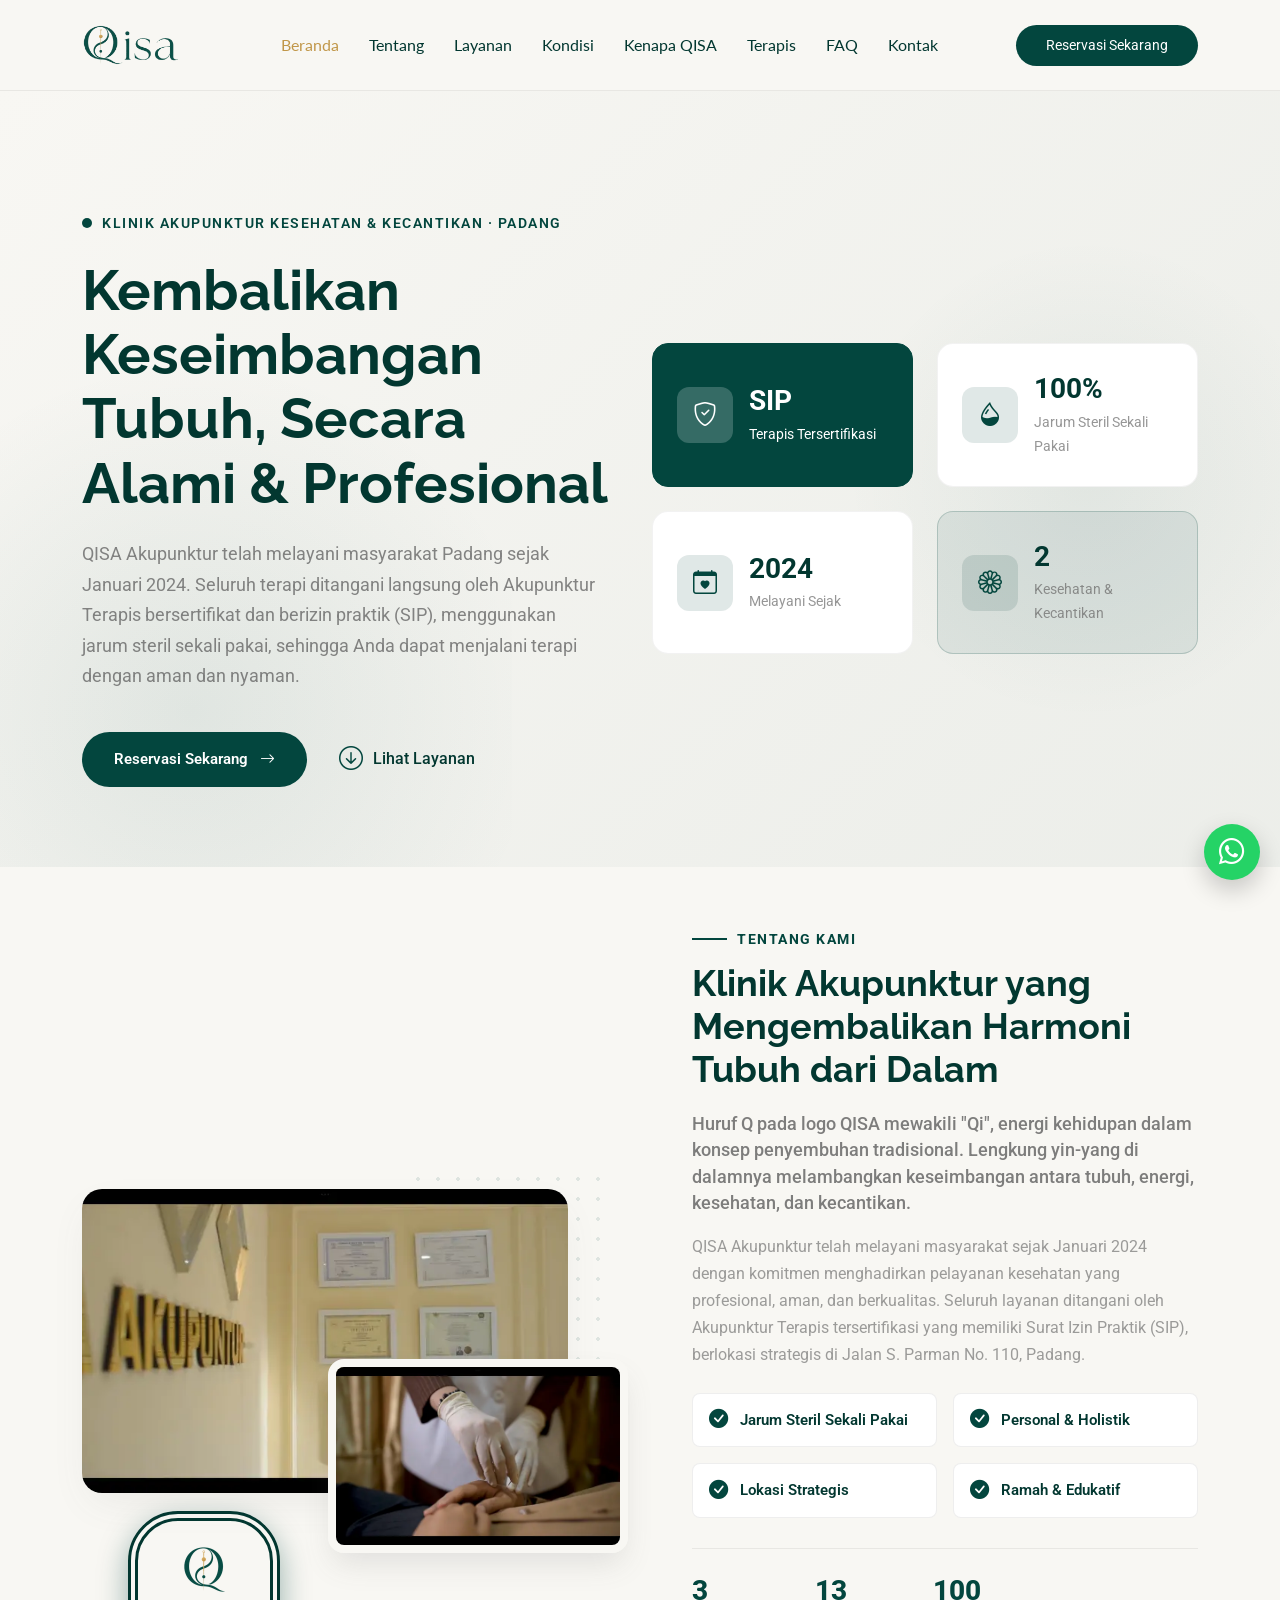
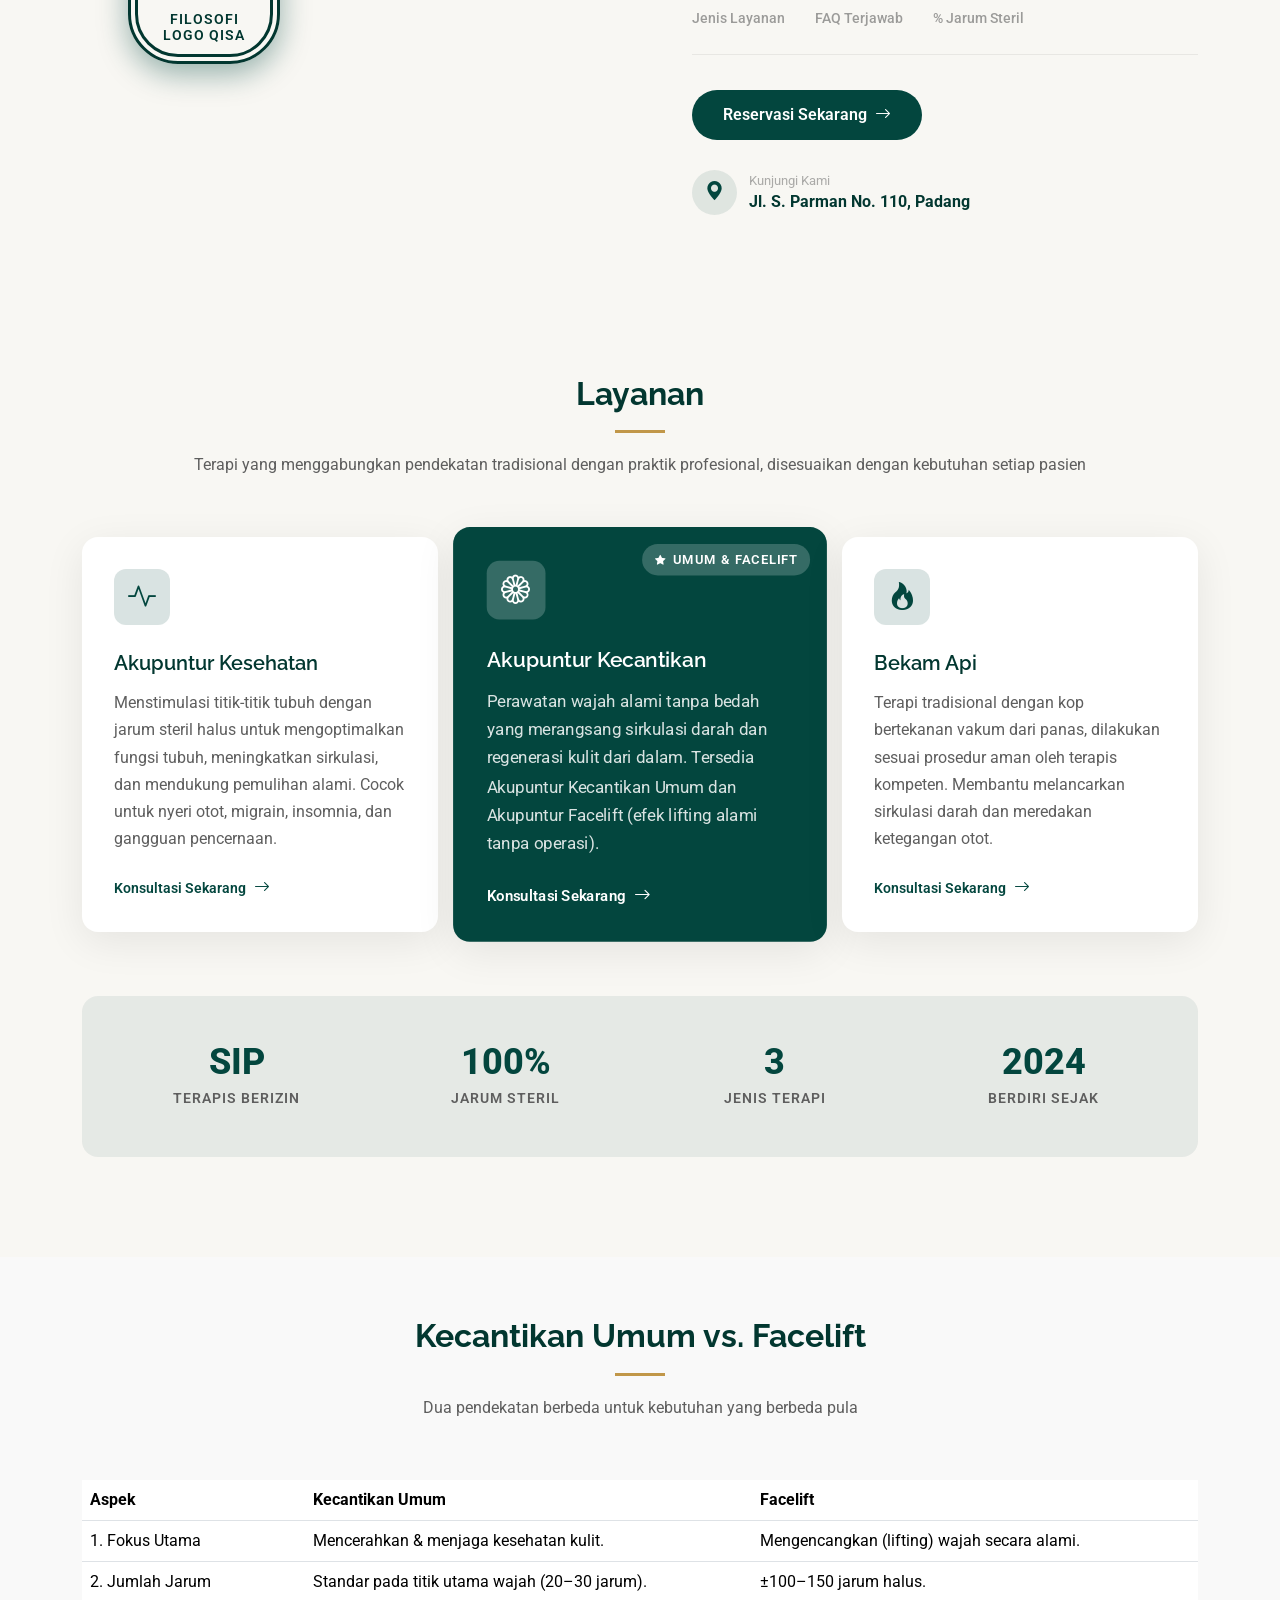
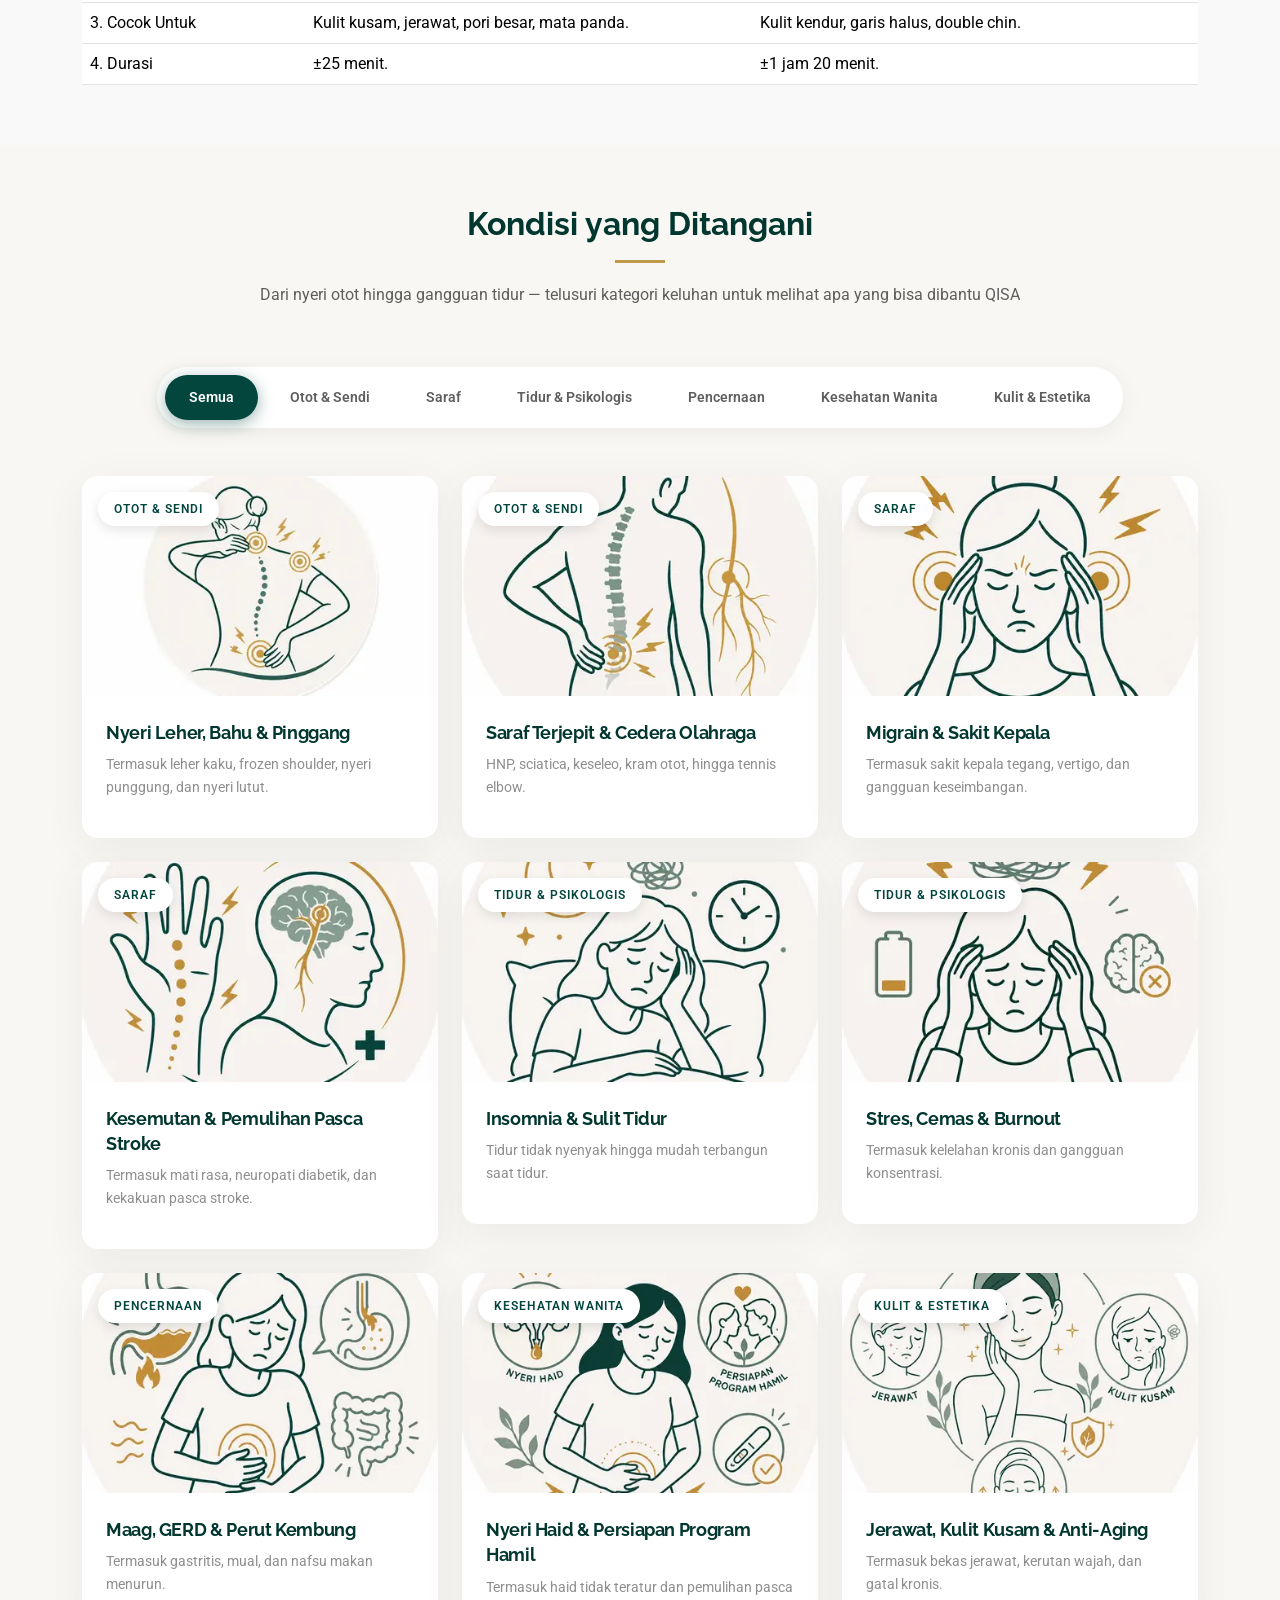
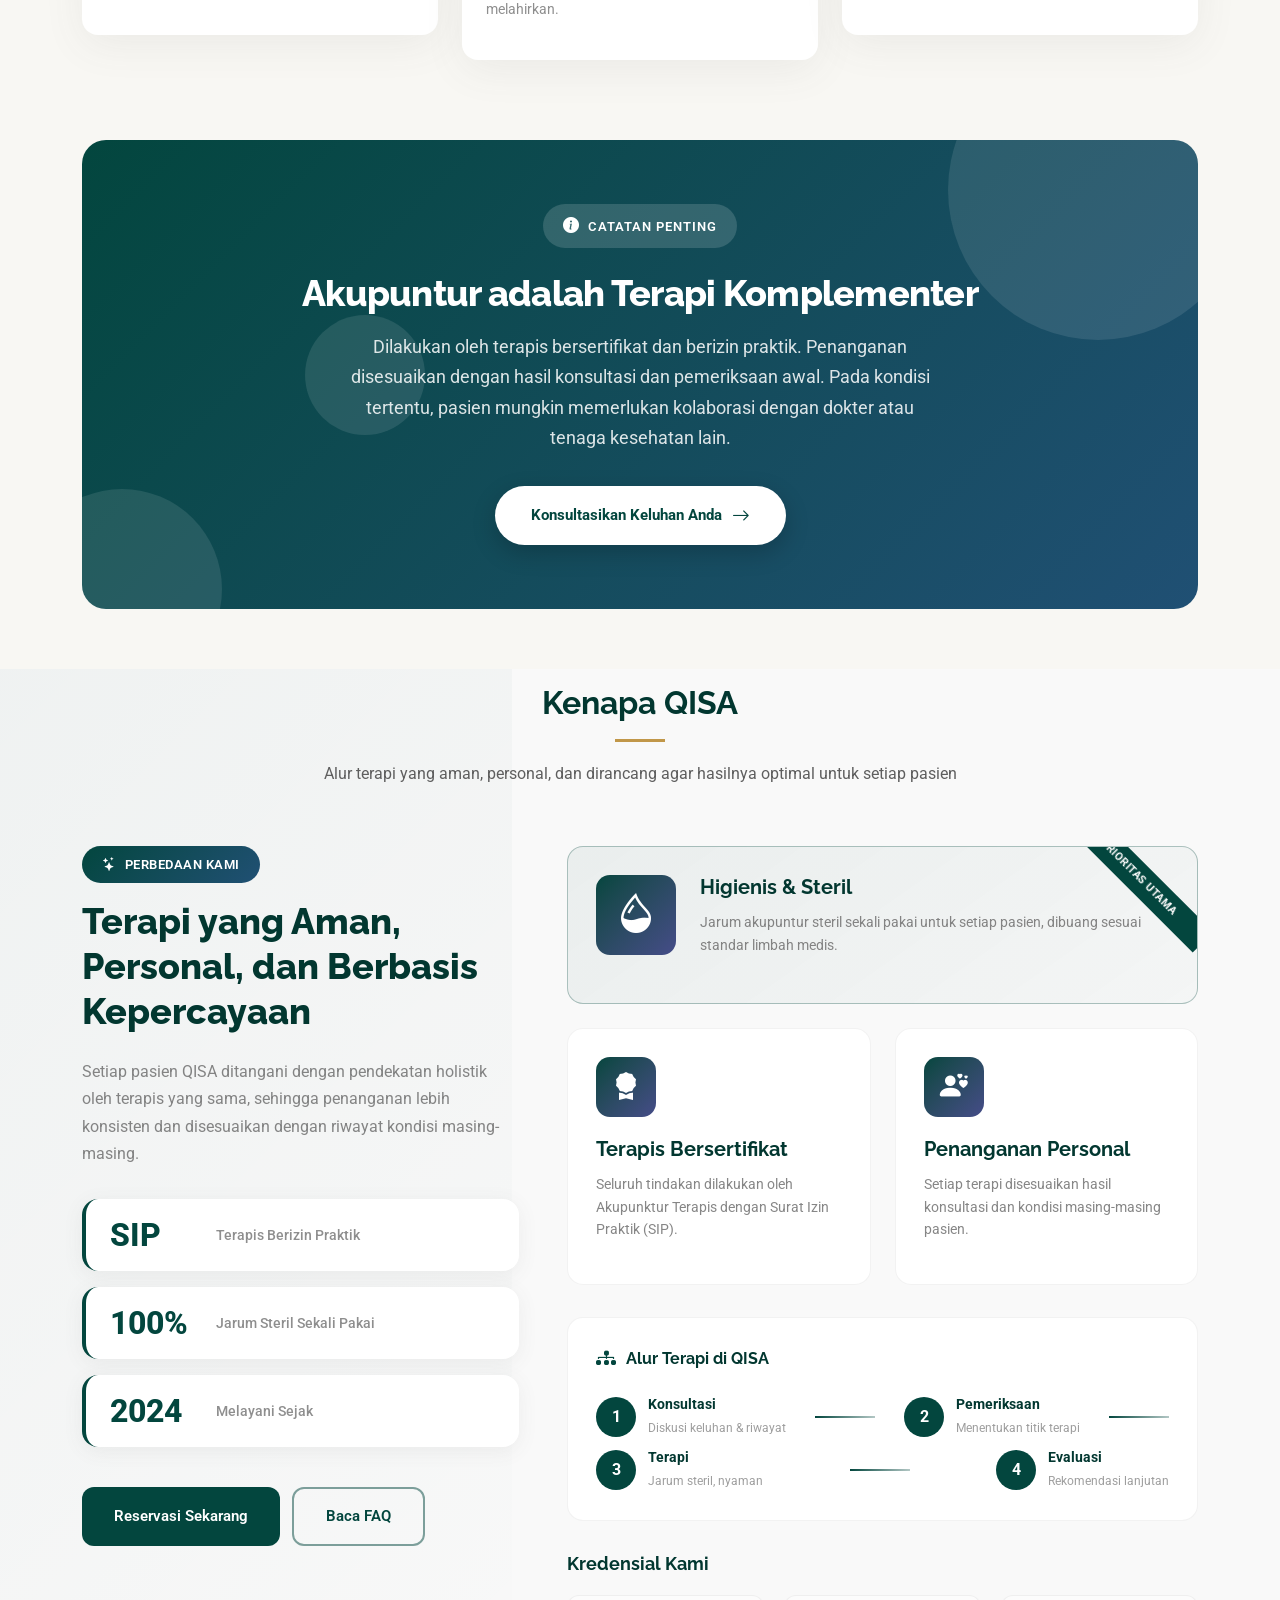
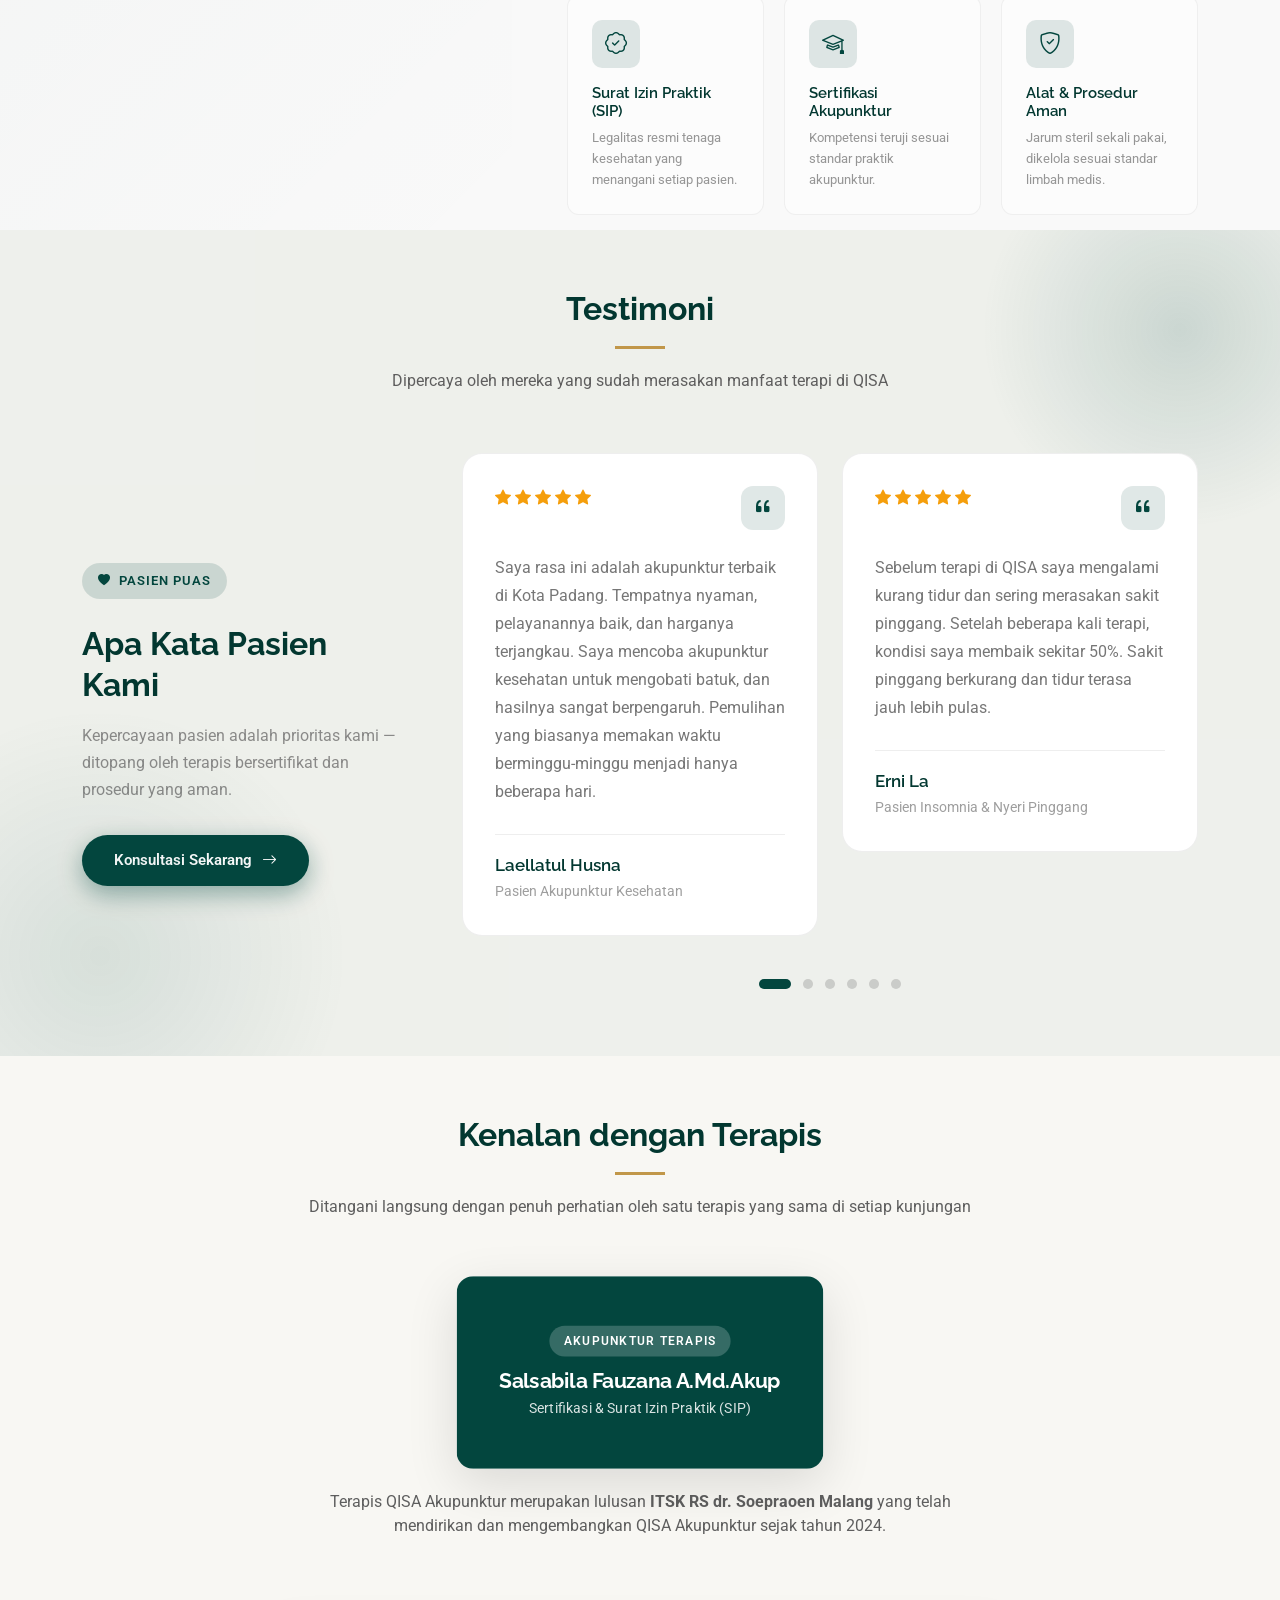
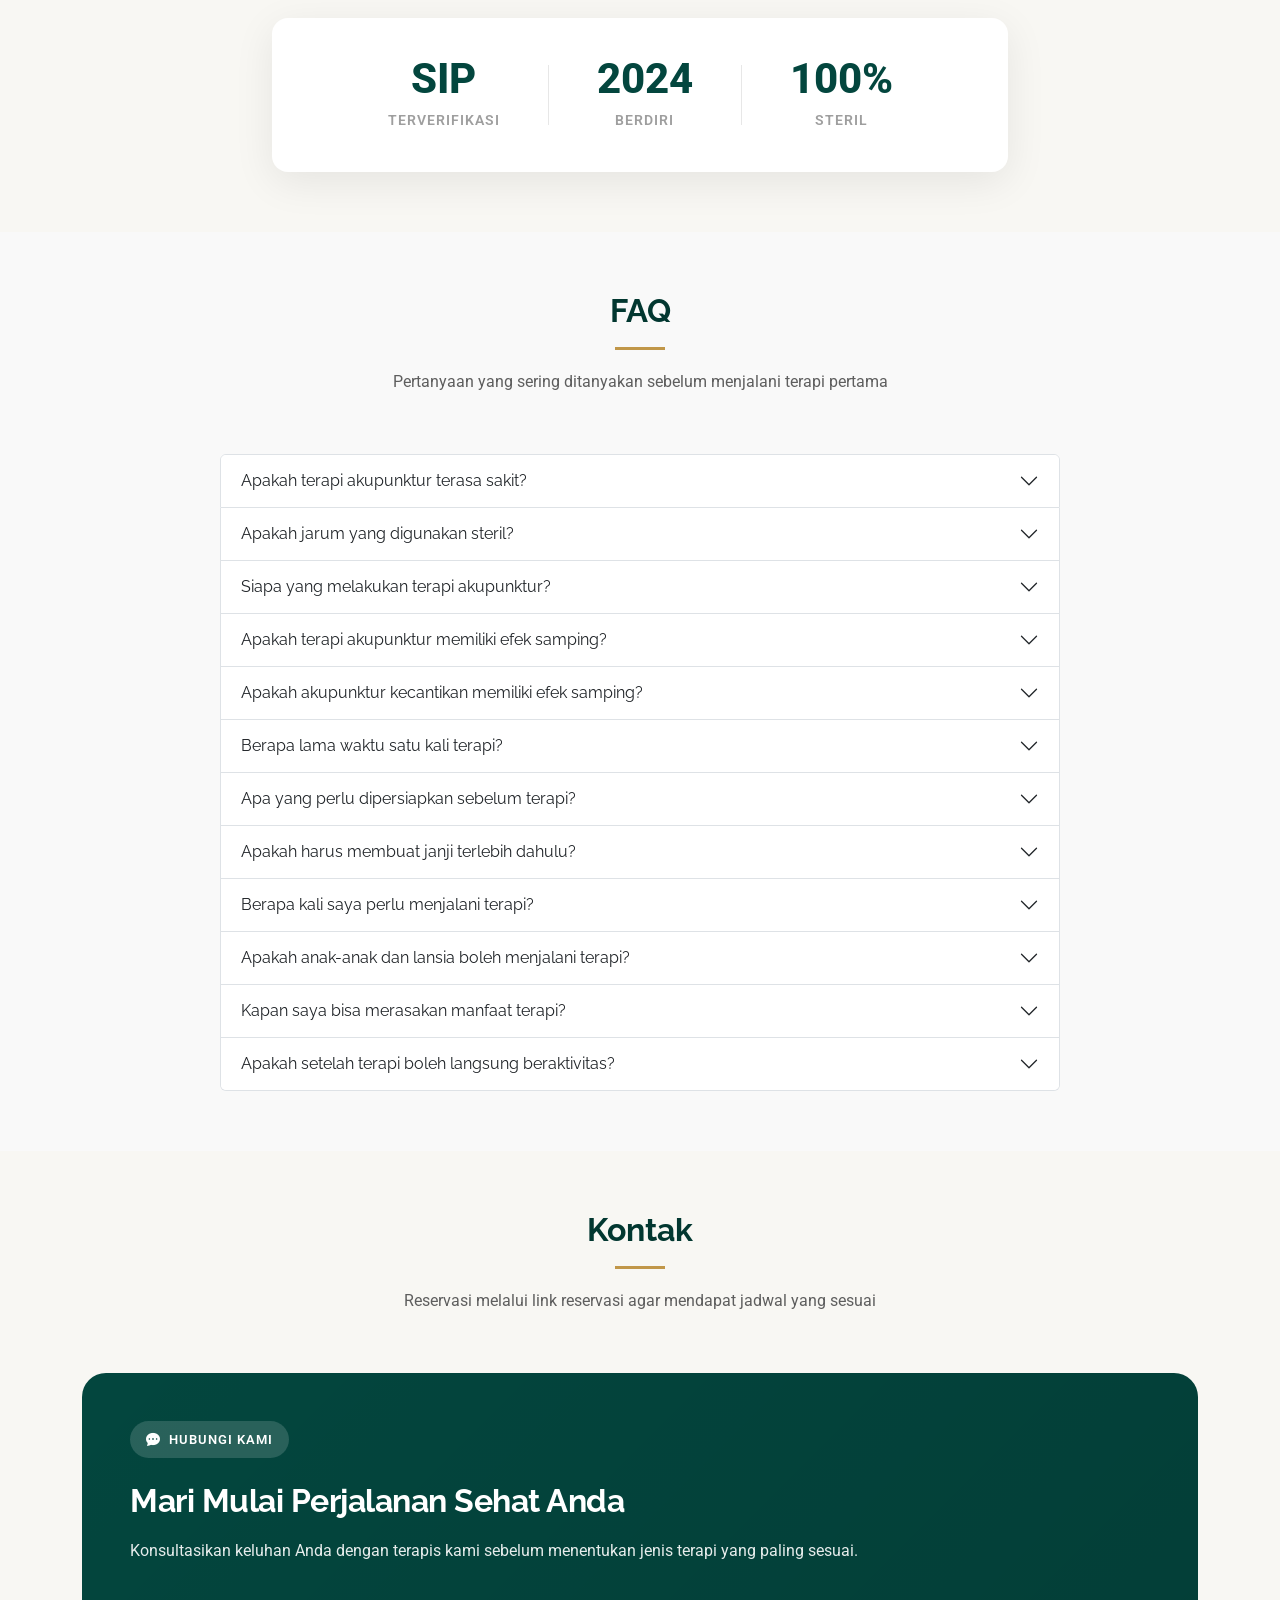
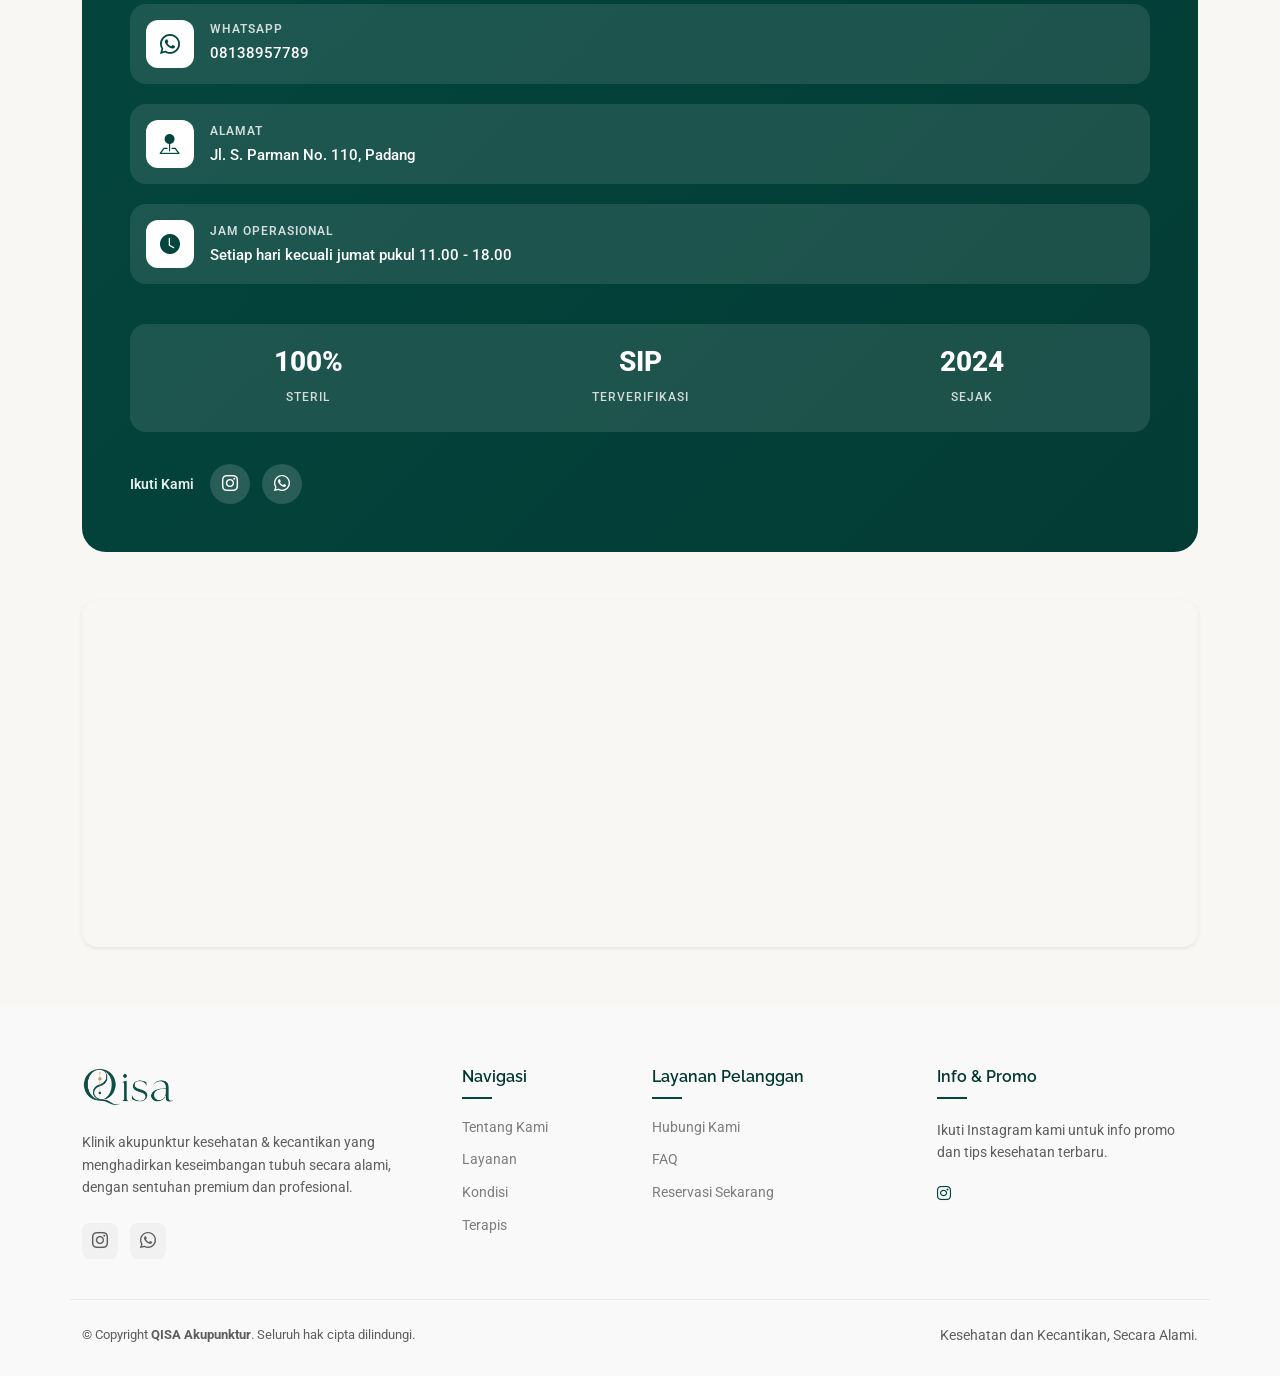
<file: index.html>
<!DOCTYPE html>
<html lang="id" class="no-js">

<head>
  <meta charset="utf-8">

  <meta content="width=device-width, initial-scale=1.0" name="viewport">
  <title>QISA Akupunktur - Klinik Akupunktur Kesehatan &amp; Kecantikan | Padang</title>
  <meta name="description"
    content="QISA Akupunktur, klinik akupunktur kesehatan dan kecantikan di Padang. Ditangani terapis bersertifikat SIP, jarum steril sekali pakai.">
  <meta name="keywords"
    content="akupunktur padang, klinik akupunktur, akupunktur kecantikan, akupunktur facelift, bekam api">

  <!-- Favicons -->
  <link href="assets/img/favicon-32.png" rel="icon" type="image/png" sizes="32x32">
  <link href="assets/img/apple-touch-icon.png" rel="apple-touch-icon" sizes="180x180">

  <!-- Fonts -->
  <link href="https://fonts.googleapis.com" rel="preconnect">
  <link href="https://fonts.gstatic.com" rel="preconnect" crossorigin>
  <link
    href="https://fonts.googleapis.com/css2?family=Roboto:wght@400;500&family=Lato:wght@400;500&family=Raleway:wght@700;800&display=swap"
    rel="stylesheet">

  <!-- Vendor CSS Files -->
  <link href="assets/vendor/bootstrap/css/bootstrap.min.css" rel="stylesheet">
  <link href="assets/vendor/bootstrap-icons/bootstrap-icons.css" rel="stylesheet">
  <link href="assets/vendor/aos/aos.css" rel="stylesheet">
  <link href="assets/vendor/glightbox/css/glightbox.min.css" rel="stylesheet">
  <link href="assets/vendor/swiper/swiper-bundle.min.css" rel="stylesheet">

  <!-- Main CSS File -->
  <link href="assets/css/main.css" rel="stylesheet">

</head>

<body class="index-page">

  <header id="header" class="header d-flex align-items-center sticky-top">
    <div class="container position-relative d-flex align-items-center justify-content-between">

      <a href="index.html" class="logo d-flex align-items-center me-auto me-xl-0">
        <img src="assets/img/logo-lengkap.webp" alt="QISA Akupunktur" class="img-fluid" width="360" height="155"
          decoding="async" fetchpriority="high">
      </a>

      <nav id="navmenu" class="navmenu">
        <ul id="navmenu-list">
          <li><a href="#hero" class="active">Beranda</a></li>
          <li><a href="#about">Tentang</a></li>
          <li><a href="#services">Layanan</a></li>
          <li><a href="#portfolio">Kondisi</a></li>
          <li><a href="#why-us">Kenapa QISA</a></li>
          <li><a href="#team">Terapis</a></li>
          <li><a href="#faq">FAQ</a></li>
          <li><a href="#contact">Kontak</a></li>
        </ul>
        <button type="button" class="mobile-nav-toggle d-xl-none" aria-label="Buka menu navigasi" aria-expanded="false"
          aria-controls="navmenu-list">
          <i class="bi bi-list" aria-hidden="true"></i>
        </button>
      </nav>

      <a class="btn-getstarted" href="https://klinik.qisaakupuntur.com/reservasi" target="_blank"
        rel="noopener noreferrer">Reservasi
        Sekarang</a>

    </div>
  </header>

  <main class="main">

    <!-- Hero Section -->
    <section id="hero" class="hero section">

      <div class="container" data-aos="fade-up" data-aos-delay="100">

        <div class="row align-items-center gy-5">

          <div class="col-lg-6" data-aos="fade-right" data-aos-delay="200">
            <div class="hero-content">
              <div class="hero-tag" data-aos="fade-up" data-aos-delay="250">
                <span class="tag-dot"></span>
                <span class="tag-text">Klinik Akupunktur Kesehatan &amp; Kecantikan · Padang</span>
              </div>

              <h1 class="hero-headline" data-aos="fade-up" data-aos-delay="300">Kembalikan Keseimbangan Tubuh, Secara
                Alami &amp; Profesional</h1>

              <p class="hero-text" data-aos="fade-up" data-aos-delay="350">QISA Akupunktur telah melayani masyarakat
                Padang sejak Januari 2024. Seluruh terapi ditangani langsung oleh Akupunktur Terapis bersertifikat dan
                berizin praktik (SIP), menggunakan jarum steril sekali pakai, sehingga Anda dapat menjalani terapi
                dengan aman dan nyaman.</p>

              <div class="hero-cta" data-aos="fade-up" data-aos-delay="400">
                <a href="https://klinik.qisaakupuntur.com/reservasi" target="_blank" rel="noopener noreferrer"
                  class="cta-button">
                  <span>Reservasi Sekarang</span>
                  <i class="bi bi-arrow-right"></i>
                </a>
                <a href="#services" class="cta-link">
                  <i class="bi bi-arrow-down-circle"></i>
                  <span>Lihat Layanan</span>
                </a>
              </div>
            </div>
          </div>

          <div class="col-lg-6" data-aos="fade-left" data-aos-delay="300">
            <div class="stats-grid">
              <div class="stat-card stat-card-primary" data-aos="zoom-in" data-aos-delay="350">
                <div class="stat-icon-wrap">
                  <i class="bi bi-shield-check"></i>
                </div>
                <div class="stat-info">
                  <span class="stat-value">SIP</span>
                  <span class="stat-title">Terapis Tersertifikasi</span>
                </div>
              </div>

              <div class="stat-card" data-aos="zoom-in" data-aos-delay="400">
                <div class="stat-icon-wrap">
                  <i class="bi bi-droplet-half"></i>
                </div>
                <div class="stat-info">
                  <span class="stat-value">100%</span>
                  <span class="stat-title">Jarum Steril Sekali Pakai</span>
                </div>
              </div>

              <div class="stat-card" data-aos="zoom-in" data-aos-delay="450">
                <div class="stat-icon-wrap">
                  <i class="bi bi-calendar-heart"></i>
                </div>
                <div class="stat-info">
                  <span class="stat-value">2024</span>
                  <span class="stat-title">Melayani Sejak</span>
                </div>
              </div>

              <div class="stat-card stat-card-accent" data-aos="zoom-in" data-aos-delay="500">
                <div class="stat-icon-wrap">
                  <i class="bi bi-flower1"></i>
                </div>
                <div class="stat-info">
                  <span class="stat-value">2</span>
                  <span class="stat-title">Kesehatan &amp; Kecantikan</span>
                </div>
              </div>
            </div>
          </div>

        </div>

      </div>

    </section><!-- /Hero Section -->

    <!-- About Section -->
    <section id="about" class="about section">

      <div class="container" data-aos="fade-up" data-aos-delay="100">

        <div class="row gy-5 align-items-center">

          <div class="col-xl-6" data-aos="fade-right" data-aos-delay="200">
            <div class="about-images-wrapper">
              <div class="image-main">
                <!-- TODO: ganti dengan foto suasana klinik QISA -->
                <img src="assets/img/about/suasana-960.webp"
                  srcset="assets/img/about/suasana-640.webp 640w, assets/img/about/suasana-960.webp 960w"
                  sizes="(max-width: 991px) calc(100vw - 24px), 576px" alt="Suasana klinik QISA Akupunktur"
                  class="img-fluid" width="960" height="600" loading="lazy" decoding="async">
              </div>
              <div class="image-offset">
                <!-- TODO: ganti dengan foto detail sesi terapi -->
                <img src="assets/img/about/pasien2-960.webp"
                  srcset="assets/img/about/pasien2-640.webp 640w, assets/img/about/pasien2-960.webp 960w"
                  sizes="(max-width: 991px) 1px, 334px" alt="Detail sesi terapi akupunktur" class="img-fluid"
                  width="960" height="600" loading="lazy" decoding="async">
              </div>
              <div class="experience-badge">
                <img src="assets/img/logo.webp" alt="Logo QISA" width="80" height="80" class="rounded-circle"
                  loading="lazy" decoding="async">
                <!-- <span class="years">Q</span> -->
                <span class="text">Filosofi<br>Logo QISA</span>
              </div>
              <div class="shape-pattern"></div>
            </div>
          </div>

          <div class="col-xl-6" data-aos="fade-left" data-aos-delay="300">
            <div class="about-content">
              <div class="section-subtitle">Tentang Kami</div>
              <h2>Klinik Akupunktur yang Mengembalikan Harmoni Tubuh dari Dalam</h2>
              <p class="lead-text">
                Huruf Q pada logo QISA mewakili "Qi", energi kehidupan dalam konsep penyembuhan tradisional. Lengkung
                yin-yang di dalamnya melambangkan keseimbangan antara tubuh, energi, kesehatan, dan kecantikan.
              </p>
              <p class="mb-4 description">
                QISA Akupunktur telah melayani masyarakat sejak Januari 2024 dengan komitmen menghadirkan pelayanan
                kesehatan yang profesional, aman, dan berkualitas. Seluruh layanan ditangani oleh Akupunktur Terapis
                tersertifikasi yang memiliki Surat Izin Praktik (SIP), berlokasi strategis di Jalan S. Parman No. 110,
                Padang.
              </p>

              <div class="features-grid">
                <div class="feature-card">
                  <i class="bi bi-check-circle-fill"></i>
                  <span>Jarum Steril Sekali Pakai</span>
                </div>
                <div class="feature-card">
                  <i class="bi bi-check-circle-fill"></i>
                  <span>Personal &amp; Holistik</span>
                </div>
                <div class="feature-card">
                  <i class="bi bi-check-circle-fill"></i>
                  <span>Lokasi Strategis</span>
                </div>
                <div class="feature-card">
                  <i class="bi bi-check-circle-fill"></i>
                  <span>Ramah &amp; Edukatif</span>
                </div>
              </div>

              <div class="stats-row">
                <div class="stat-box">
                  <span class="number purecounter" data-purecounter-start="0" data-purecounter-end="3"
                    data-purecounter-duration="1">3</span>
                  <span class="label">Jenis Layanan</span>
                </div>
                <div class="stat-box">
                  <span class="number purecounter" data-purecounter-start="0" data-purecounter-end="13"
                    data-purecounter-duration="1">13</span>
                  <span class="label">FAQ Terjawab</span>
                </div>
                <div class="stat-box">
                  <span class="number purecounter" data-purecounter-start="0" data-purecounter-end="100"
                    data-purecounter-duration="1">100</span>
                  <span class="label">% Jarum Steril</span>
                </div>
              </div>

              <div class="action-buttons">
                <a href="https://klinik.qisaakupuntur.com/reservasi" target="_blank" rel="noopener noreferrer"
                  class="btn btn-primary-custom">
                  Reservasi Sekarang <i class="bi bi-arrow-right"></i>
                </a>
                <div class="contact-info">
                  <div class="icon-box">
                    <i class="bi bi-geo-alt-fill"></i>
                  </div>
                  <div class="text">
                    <span>Kunjungi Kami</span>
                    <a href="#contact">Jl. S. Parman No. 110, Padang</a>
                  </div>
                </div>
              </div>

            </div>
          </div>

        </div>

      </div>

    </section><!-- /About Section -->

    <!-- Services Section -->
    <section id="services" class="services section">

      <!-- Section Title -->
      <div class="container section-title" data-aos="fade-up">
        <h2>Layanan</h2>
        <p>Terapi yang menggabungkan pendekatan tradisional dengan praktik profesional, disesuaikan dengan kebutuhan
          setiap pasien</p>
      </div><!-- End Section Title -->

      <div class="container" data-aos="fade-up" data-aos-delay="100">

        <div class="row g-4 justify-content-center">

          <!-- Service Card 1 -->
          <div class="col-lg-4 col-md-6" data-aos="fade-up" data-aos-delay="100">
            <div class="service-card">
              <div class="icon-wrapper">
                <i class="bi bi-activity"></i>
              </div>
              <h3>Akupuntur Kesehatan</h3>
              <p>Menstimulasi titik-titik tubuh dengan jarum steril halus untuk mengoptimalkan fungsi tubuh,
                meningkatkan sirkulasi, dan mendukung pemulihan alami. Cocok untuk nyeri otot, migrain, insomnia, dan
                gangguan pencernaan.</p>
              <a href="https://wa.me/628138957789" target="_blank" rel="noopener noreferrer" class="service-link">
                <span>Konsultasi Sekarang</span>
                <i class="bi bi-arrow-right"></i>
              </a>
            </div>
          </div><!-- End Service Card -->

          <!-- Service Card 2 - Featured -->
          <div class="col-lg-4 col-md-6" data-aos="fade-up" data-aos-delay="200">
            <div class="service-card featured">
              <div class="featured-badge">
                <i class="bi bi-star-fill"></i>
                <span>Umum &amp; Facelift</span>
              </div>
              <div class="icon-wrapper">
                <i class="bi bi-flower1"></i>
              </div>
              <h3>Akupuntur Kecantikan</h3>
              <p>Perawatan wajah alami tanpa bedah yang merangsang sirkulasi darah dan regenerasi kulit dari dalam.
                Tersedia Akupuntur Kecantikan Umum dan Akupuntur Facelift (efek lifting alami tanpa operasi).</p>
              <a href="https://wa.me/628138957789" target="_blank" rel="noopener noreferrer" class="service-link">
                <span>Konsultasi Sekarang</span>
                <i class="bi bi-arrow-right"></i>
              </a>
            </div>
          </div><!-- End Service Card -->

          <!-- Service Card 3 -->
          <div class="col-lg-4 col-md-6" data-aos="fade-up" data-aos-delay="300">
            <div class="service-card">
              <div class="icon-wrapper">
                <i class="bi bi-fire"></i>
              </div>
              <h3>Bekam Api</h3>
              <p>Terapi tradisional dengan kop bertekanan vakum dari panas, dilakukan sesuai prosedur aman oleh terapis
                kompeten. Membantu melancarkan sirkulasi darah dan meredakan ketegangan otot.</p>
              <a href="https://wa.me/628138957789" target="_blank" rel="noopener noreferrer" class="service-link">
                <span>Konsultasi Sekarang</span>
                <i class="bi bi-arrow-right"></i>
              </a>
            </div>
          </div><!-- End Service Card -->

        </div>

        <!-- Stats Row -->
        <div class="stats-row" data-aos="fade-up" data-aos-delay="400">
          <div class="row g-4 justify-content-center">
            <div class="col-6 col-md-3">
              <div class="stat-item">
                <span class="stat-number">SIP</span>
                <span class="stat-label">Terapis Berizin</span>
              </div>
            </div>
            <div class="col-6 col-md-3">
              <div class="stat-item">
                <span class="stat-number">100%</span>
                <span class="stat-label">Jarum Steril</span>
              </div>
            </div>
            <div class="col-6 col-md-3">
              <div class="stat-item">
                <span class="stat-number">3</span>
                <span class="stat-label">Jenis Terapi</span>
              </div>
            </div>
            <div class="col-6 col-md-3">
              <div class="stat-item">
                <span class="stat-number">2024</span>
                <span class="stat-label">Berdiri Sejak</span>
              </div>
            </div>
          </div>
        </div>

      </div>

    </section><!-- /Services Section -->

    <section class="compare section light-background">

      <div class="container section-title" data-aos="fade-up">
        <h2>Kecantikan Umum vs. Facelift</h2>
        <p>Dua pendekatan berbeda untuk kebutuhan yang berbeda pula</p>
      </div>

      <div class="container" data-aos="fade-up">

        <div class="compare-card">

          <table class="table align-middle mb-0">

            <thead>
              <tr>
                <th width="20%">Aspek</th>
                <th width="40%">Kecantikan Umum</th>
                <th width="40%">Facelift</th>
              </tr>
            </thead>

            <tbody>

              <tr>
                <td>1. Fokus Utama</td>
                <td>Mencerahkan & menjaga kesehatan kulit.</td>
                <td>Mengencangkan (lifting) wajah secara alami.</td>
              </tr>

              <tr>
                <td>2. Jumlah Jarum</td>
                <td>Standar pada titik utama wajah (20–30 jarum).</td>
                <td>±100–150 jarum halus.</td>
              </tr>

              <tr>
                <td>3. Cocok Untuk</td>
                <td>Kulit kusam, jerawat, pori besar, mata panda.</td>
                <td>Kulit kendur, garis halus, double chin.</td>
              </tr>

              <tr>
                <td>4. Durasi</td>
                <td>±25 menit.</td>
                <td>±1 jam 20 menit.</td>
              </tr>

            </tbody>

          </table>

        </div>

      </div>

    </section>

    <!-- Portfolio Section -> repurposed as "Kondisi yang Ditangani" -->
    <section id="portfolio" class="portfolio section">

      <!-- Section Title -->
      <div class="container section-title" data-aos="fade-up">
        <h2>Kondisi yang Ditangani</h2>
        <p>Dari nyeri otot hingga gangguan tidur — telusuri kategori keluhan untuk melihat apa yang bisa dibantu QISA
        </p>
      </div><!-- End Section Title -->

      <div class="container" data-aos="fade-up" data-aos-delay="100">

        <div class="isotope-layout" data-default-filter="*" data-layout="fitRows" data-sort="original-order">

          <div class="filters-wrapper" data-aos="fade-up" data-aos-delay="100">
            <ul class="portfolio-filters isotope-filters">
              <li data-filter="*" class="filter-active">Semua</li>
              <li data-filter=".filter-otot">Otot &amp; Sendi</li>
              <li data-filter=".filter-saraf">Saraf</li>
              <li data-filter=".filter-tidur">Tidur &amp; Psikologis</li>
              <li data-filter=".filter-pencernaan">Pencernaan</li>
              <li data-filter=".filter-wanita">Kesehatan Wanita</li>
              <li data-filter=".filter-kulit">Kulit &amp; Estetika</li>
            </ul>
          </div>

          <div class="row g-4 isotope-container" data-aos="fade-up" data-aos-delay="200">

            <div class="col-lg-4 col-md-6 portfolio-item isotope-item filter-otot">
              <div class="project-card">
                <div class="image-wrapper">
                  <img src="assets/img/kondisi/1.webp"
                    srcset="assets/img/kondisi/1-480.webp 480w, assets/img/kondisi/1.webp 800w"
                    sizes="(max-width: 767px) calc(100vw - 24px), (max-width: 1199px) calc(50vw - 36px), 416px"
                    alt="Nyeri otot dan sendi" class="img-fluid" width="800" height="450" loading="lazy"
                    decoding="async">
                  <span class="category-badge">Otot &amp; Sendi</span>
                </div>
                <div class="project-info">
                  <h3>Nyeri Leher, Bahu &amp; Pinggang</h3>
                  <p>Termasuk leher kaku, frozen shoulder, nyeri punggung, dan nyeri lutut.</p>
                </div>
              </div>
            </div>

            <div class="col-lg-4 col-md-6 portfolio-item isotope-item filter-otot">
              <div class="project-card">
                <div class="image-wrapper">
                  <img src="assets/img/kondisi/2.webp"
                    srcset="assets/img/kondisi/2-480.webp 480w, assets/img/kondisi/2.webp 800w"
                    sizes="(max-width: 767px) calc(100vw - 24px), (max-width: 1199px) calc(50vw - 36px), 416px"
                    alt="Saraf terjepit dan cedera olahraga" class="img-fluid" width="800" height="450" loading="lazy"
                    decoding="async">
                  <span class="category-badge">Otot &amp; Sendi</span>
                </div>
                <div class="project-info">
                  <h3>Saraf Terjepit &amp; Cedera Olahraga</h3>
                  <p>HNP, sciatica, keseleo, kram otot, hingga tennis elbow.</p>
                </div>
              </div>
            </div>

            <div class="col-lg-4 col-md-6 portfolio-item isotope-item filter-saraf">
              <div class="project-card">
                <div class="image-wrapper">
                  <img src="assets/img/kondisi/3.webp"
                    srcset="assets/img/kondisi/3-480.webp 480w, assets/img/kondisi/3.webp 800w"
                    sizes="(max-width: 767px) calc(100vw - 24px), (max-width: 1199px) calc(50vw - 36px), 416px"
                    alt="Migrain dan sakit kepala" class="img-fluid" width="800" height="450" loading="lazy"
                    decoding="async">
                  <span class="category-badge">Saraf</span>
                </div>
                <div class="project-info">
                  <h3>Migrain &amp; Sakit Kepala</h3>
                  <p>Termasuk sakit kepala tegang, vertigo, dan gangguan keseimbangan.</p>
                </div>
              </div>
            </div>

            <div class="col-lg-4 col-md-6 portfolio-item isotope-item filter-saraf">
              <div class="project-card">
                <div class="image-wrapper">
                  <img src="assets/img/kondisi/4.webp"
                    srcset="assets/img/kondisi/4-480.webp 480w, assets/img/kondisi/4.webp 800w"
                    sizes="(max-width: 767px) calc(100vw - 24px), (max-width: 1199px) calc(50vw - 36px), 416px"
                    alt="Pemulihan pasca stroke" class="img-fluid" width="800" height="450" loading="lazy"
                    decoding="async">
                  <span class="category-badge">Saraf</span>
                </div>
                <div class="project-info">
                  <h3>Kesemutan &amp; Pemulihan Pasca Stroke</h3>
                  <p>Termasuk mati rasa, neuropati diabetik, dan kekakuan pasca stroke.</p>
                </div>
              </div>
            </div>

            <div class="col-lg-4 col-md-6 portfolio-item isotope-item filter-tidur">
              <div class="project-card">
                <div class="image-wrapper">
                  <img src="assets/img/kondisi/5.webp"
                    srcset="assets/img/kondisi/5-480.webp 480w, assets/img/kondisi/5.webp 800w"
                    sizes="(max-width: 767px) calc(100vw - 24px), (max-width: 1199px) calc(50vw - 36px), 416px"
                    alt="Insomnia dan gangguan tidur" class="img-fluid" width="800" height="450" loading="lazy"
                    decoding="async">
                  <span class="category-badge">Tidur &amp; Psikologis</span>
                </div>
                <div class="project-info">
                  <h3>Insomnia &amp; Sulit Tidur</h3>
                  <p>Tidur tidak nyenyak hingga mudah terbangun saat tidur.</p>
                </div>
              </div>
            </div>

            <div class="col-lg-4 col-md-6 portfolio-item isotope-item filter-tidur">
              <div class="project-card">
                <div class="image-wrapper">
                  <img src="assets/img/kondisi/6.webp"
                    srcset="assets/img/kondisi/6-480.webp 480w, assets/img/kondisi/6.webp 800w"
                    sizes="(max-width: 767px) calc(100vw - 24px), (max-width: 1199px) calc(50vw - 36px), 416px"
                    alt="Stres dan kelelahan" class="img-fluid" width="800" height="450" loading="lazy"
                    decoding="async">
                  <span class="category-badge">Tidur &amp; Psikologis</span>
                </div>
                <div class="project-info">
                  <h3>Stres, Cemas &amp; Burnout</h3>
                  <p>Termasuk kelelahan kronis dan gangguan konsentrasi.</p>
                </div>
              </div>
            </div>

            <div class="col-lg-4 col-md-6 portfolio-item isotope-item filter-pencernaan">
              <div class="project-card">
                <div class="image-wrapper">
                  <img src="assets/img/kondisi/7.webp"
                    srcset="assets/img/kondisi/7-480.webp 480w, assets/img/kondisi/7.webp 800w"
                    sizes="(max-width: 767px) calc(100vw - 24px), (max-width: 1199px) calc(50vw - 36px), 416px"
                    alt="Maag dan GERD" class="img-fluid" width="800" height="450" loading="lazy" decoding="async">
                  <span class="category-badge">Pencernaan</span>
                </div>
                <div class="project-info">
                  <h3>Maag, GERD &amp; Perut Kembung</h3>
                  <p>Termasuk gastritis, mual, dan nafsu makan menurun.</p>
                </div>
              </div>
            </div>

            <div class="col-lg-4 col-md-6 portfolio-item isotope-item filter-wanita">
              <div class="project-card">
                <div class="image-wrapper">
                  <img src="assets/img/kondisi/8.webp"
                    srcset="assets/img/kondisi/8-480.webp 480w, assets/img/kondisi/8.webp 800w"
                    sizes="(max-width: 767px) calc(100vw - 24px), (max-width: 1199px) calc(50vw - 36px), 416px"
                    alt="Kesehatan wanita" class="img-fluid" width="800" height="450" loading="lazy" decoding="async">
                  <span class="category-badge">Kesehatan Wanita</span>
                </div>
                <div class="project-info">
                  <h3>Nyeri Haid &amp; Persiapan Program Hamil</h3>
                  <p>Termasuk haid tidak teratur dan pemulihan pasca melahirkan.</p>
                </div>
              </div>
            </div>

            <div class="col-lg-4 col-md-6 portfolio-item isotope-item filter-kulit">
              <div class="project-card">
                <div class="image-wrapper">
                  <img src="assets/img/kondisi/9.webp"
                    srcset="assets/img/kondisi/9-480.webp 480w, assets/img/kondisi/9.webp 800w"
                    sizes="(max-width: 767px) calc(100vw - 24px), (max-width: 1199px) calc(50vw - 36px), 416px"
                    alt="Kulit dan estetika" class="img-fluid" width="800" height="450" loading="lazy" decoding="async">
                  <span class="category-badge">Kulit &amp; Estetika</span>
                </div>
                <div class="project-info">
                  <h3>Jerawat, Kulit Kusam &amp; Anti-Aging</h3>
                  <p>Termasuk bekas jerawat, kerutan wajah, dan gatal kronis.</p>
                </div>
              </div>
            </div>

          </div><!-- End Portfolio Container -->

        </div>

        <div class="cta-section" data-aos="zoom-in" data-aos-delay="300">
          <div class="cta-content">
            <span class="cta-label"><i class="bi bi-info-circle-fill"></i> Catatan Penting</span>
            <h3>Akupuntur adalah Terapi Komplementer</h3>
            <p>Dilakukan oleh terapis bersertifikat dan berizin praktik. Penanganan disesuaikan dengan hasil konsultasi
              dan pemeriksaan awal. Pada kondisi tertentu, pasien mungkin memerlukan kolaborasi dengan dokter atau
              tenaga kesehatan lain.</p>
            <div class="cta-buttons">
              <a href="https://wa.me/628138957789" target="_blank" rel="noopener noreferrer"
                class="btn-cta-primary">Konsultasikan Keluhan Anda <i class="bi bi-arrow-right"></i></a>
            </div>
          </div>
          <div class="cta-decoration">
            <div class="floating-shape shape-1"></div>
            <div class="floating-shape shape-2"></div>
            <div class="floating-shape shape-3"></div>
          </div>
        </div>

      </div>

    </section><!-- /Portfolio Section -->

    <!-- Why Us Section -->
    <section id="why-us" class="why-us section light-background">

      <!-- Section Title -->
      <div class="container section-title" data-aos="fade-up">
        <h2>Kenapa QISA</h2>
        <p>Alur terapi yang aman, personal, dan dirancang agar hasilnya optimal untuk setiap pasien</p>
      </div><!-- End Section Title -->

      <div class="container" data-aos="fade-up" data-aos-delay="100">

        <div class="row g-5">
          <div class="col-lg-5" data-aos="fade-right" data-aos-delay="200">
            <div class="sidebar-content">
              <div class="badge-wrapper">
                <span class="section-badge"><i class="bi bi-stars"></i> Perbedaan Kami</span>
              </div>
              <h2>Terapi yang Aman, Personal, dan Berbasis Kepercayaan</h2>
              <p class="description">Setiap pasien QISA ditangani dengan pendekatan holistik oleh terapis yang sama,
                sehingga penanganan lebih konsisten dan disesuaikan dengan riwayat kondisi masing-masing.</p>

              <div class="stat-cards">
                <div class="stat-card" data-aos="zoom-in" data-aos-delay="300">
                  <div class="stat-value">SIP</div>
                  <div class="stat-text">Terapis Berizin Praktik</div>
                </div>
                <div class="stat-card" data-aos="zoom-in" data-aos-delay="350">
                  <div class="stat-value">100%</div>
                  <div class="stat-text">Jarum Steril Sekali Pakai</div>
                </div>
                <div class="stat-card" data-aos="zoom-in" data-aos-delay="400">
                  <div class="stat-value">2024</div>
                  <div class="stat-text">Melayani Sejak</div>
                </div>
              </div>

              <div class="action-buttons">
                <a href="https://klinik.qisaakupuntur.com/reservasi" target="_blank" rel="noopener noreferrer"
                  class="btn-main">Reservasi
                  Sekarang</a>
                <a href="#faq" class="btn-outline">Baca FAQ</a>
              </div>
            </div>
          </div>

          <div class="col-lg-7" data-aos="fade-left" data-aos-delay="200">
            <div class="features-grid">
              <div class="feature-box highlight" data-aos="fade-up" data-aos-delay="250">
                <div class="feature-ribbon">Prioritas Utama</div>
                <div class="feature-icon">
                  <i class="bi bi-droplet-half"></i>
                </div>
                <div class="feature-content">
                  <h4>Higienis &amp; Steril</h4>
                  <p>Jarum akupuntur steril sekali pakai untuk setiap pasien, dibuang sesuai standar limbah medis.</p>
                </div>
              </div><!-- End Feature Box -->

              <div class="feature-box" data-aos="fade-up" data-aos-delay="300">
                <div class="feature-icon">
                  <i class="bi bi-award-fill"></i>
                </div>
                <div class="feature-content">
                  <h4>Terapis Bersertifikat</h4>
                  <p>Seluruh tindakan dilakukan oleh Akupunktur Terapis dengan Surat Izin Praktik (SIP).</p>
                </div>
              </div><!-- End Feature Box -->

              <div class="feature-box" data-aos="fade-up" data-aos-delay="350">
                <div class="feature-icon">
                  <i class="bi bi-person-hearts"></i>
                </div>
                <div class="feature-content">
                  <h4>Penanganan Personal</h4>
                  <p>Setiap terapi disesuaikan hasil konsultasi dan kondisi masing-masing pasien.</p>
                </div>
              </div><!-- End Feature Box -->
            </div>

            <div class="process-timeline" data-aos="fade-up" data-aos-delay="400">
              <h5 class="timeline-title"><i class="bi bi-diagram-3-fill"></i> Alur Terapi di QISA</h5>
              <div class="timeline-steps">
                <div class="timeline-step">
                  <div class="step-marker">1</div>
                  <div class="step-info">
                    <strong>Konsultasi</strong>
                    <span>Diskusi keluhan &amp; riwayat</span>
                  </div>
                </div>
                <div class="timeline-connector"></div>
                <div class="timeline-step">
                  <div class="step-marker">2</div>
                  <div class="step-info">
                    <strong>Pemeriksaan</strong>
                    <span>Menentukan titik terapi</span>
                  </div>
                </div>
                <div class="timeline-connector"></div>
                <div class="timeline-step">
                  <div class="step-marker">3</div>
                  <div class="step-info">
                    <strong>Terapi</strong>
                    <span>Jarum steril, nyaman</span>
                  </div>
                </div>
                <div class="timeline-connector"></div>
                <div class="timeline-step">
                  <div class="step-marker">4</div>
                  <div class="step-info">
                    <strong>Evaluasi</strong>
                    <span>Rekomendasi lanjutan</span>
                  </div>
                </div>
              </div>
            </div>

            <div class="capabilities-section" data-aos="fade-up" data-aos-delay="450">
              <h5 class="capabilities-heading">Kredensial Kami</h5>
              <div class="capabilities-grid">
                <div class="capability-card">
                  <div class="capability-icon">
                    <i class="bi bi-patch-check"></i>
                  </div>
                  <h6>Surat Izin Praktik (SIP)</h6>
                  <p>Legalitas resmi tenaga kesehatan yang menangani setiap pasien.</p>
                </div>
                <div class="capability-card">
                  <div class="capability-icon">
                    <i class="bi bi-mortarboard"></i>
                  </div>
                  <h6>Sertifikasi Akupunktur</h6>
                  <p>Kompetensi teruji sesuai standar praktik akupunktur.</p>
                </div>
                <div class="capability-card">
                  <div class="capability-icon">
                    <i class="bi bi-shield-check"></i>
                  </div>
                  <h6>Alat &amp; Prosedur Aman</h6>
                  <p>Jarum steril sekali pakai, dikelola sesuai standar limbah medis.</p>
                </div>
              </div>
            </div>
          </div>
        </div>

      </div>

    </section><!-- /Why Us Section -->

    <!-- Testimonials Section -->
    <section id="testimonials" class="testimonials section">

      <!-- Section Title -->
      <div class="container section-title" data-aos="fade-up">
        <h2>Testimoni</h2>
        <p>Dipercaya oleh mereka yang sudah merasakan manfaat terapi di QISA</p>
      </div><!-- End Section Title -->

      <div class="container" data-aos="fade-up" data-aos-delay="100">

        <div class="row">

          <!-- Left Sidebar -->
          <div class="col-lg-4" data-aos="fade-right" data-aos-delay="150">
            <div class="testimonials-sidebar">
              <div class="sidebar-content">
                <span class="satisfied-badge"><i class="bi bi-heart-fill"></i> Pasien Puas</span>
                <h3>Apa Kata Pasien Kami</h3>
                <p>Kepercayaan pasien adalah prioritas kami — ditopang oleh terapis bersertifikat dan prosedur yang
                  aman.</p>
                <a href="https://wa.me/628138957789" target="_blank" rel="noopener noreferrer"
                  class="btn-view-all">Konsultasi Sekarang <i class="bi bi-arrow-right"></i></a>
              </div>
            </div>
          </div><!-- End Left Sidebar -->

          <!-- Right Testimonials Slider -->
          <div class="col-lg-8" data-aos="fade-left" data-aos-delay="200">
            <div class="testimonials-carousel swiper init-swiper">
              <script type="application/json" class="swiper-config">
                {
                  "loop": true,
                  "speed": 700,
                  "autoplay": {
                    "delay": 5000
                  },
                  "slidesPerView": 1,
                  "spaceBetween": 24,
                  "pagination": {
                    "el": ".swiper-pagination",
                    "type": "bullets",
                    "clickable": true
                  },
                  "breakpoints": {
                    "768": {
                      "slidesPerView": 2
                    }
                  }
                }
              </script>

              <div class="swiper-wrapper">

                <!-- Testimonial Card 1 -->
                <div class="swiper-slide">
                  <div class="testimonial-card">
                    <div class="card-top">
                      <div class="stars">
                        <i class="bi bi-star-fill"></i>
                        <i class="bi bi-star-fill"></i>
                        <i class="bi bi-star-fill"></i>
                        <i class="bi bi-star-fill"></i>
                        <i class="bi bi-star-fill"></i>
                      </div>
                      <span class="quote-mark"><i class="bi bi-quote"></i></span>
                    </div>
                    <p class="testimonial-text">
                      Saya rasa ini adalah akupunktur terbaik di Kota Padang. Tempatnya nyaman,
                      pelayanannya baik, dan harganya terjangkau. Saya mencoba akupunktur
                      kesehatan untuk mengobati batuk, dan hasilnya sangat berpengaruh.
                      Pemulihan yang biasanya memakan waktu berminggu-minggu menjadi hanya
                      beberapa hari.
                    </p>
                    <div class="author-info">
                      <div class="author-details">
                        <h5>Laellatul Husna</h5>
                        <span>Pasien Akupunktur Kesehatan</span>
                      </div>
                    </div>
                  </div>
                </div>

                <!-- Testimonial Card 2 -->
                <div class="swiper-slide">
                  <div class="testimonial-card">
                    <div class="card-top">
                      <div class="stars">
                        <i class="bi bi-star-fill"></i>
                        <i class="bi bi-star-fill"></i>
                        <i class="bi bi-star-fill"></i>
                        <i class="bi bi-star-fill"></i>
                        <i class="bi bi-star-fill"></i>
                      </div>
                      <span class="quote-mark"><i class="bi bi-quote"></i></span>
                    </div>
                    <p class="testimonial-text">
                      Sebelum terapi di QISA saya mengalami kurang tidur dan sering merasakan
                      sakit pinggang. Setelah beberapa kali terapi, kondisi saya membaik sekitar
                      50%. Sakit pinggang berkurang dan tidur terasa jauh lebih pulas.
                    </p>
                    <div class="author-info">
                      <div class="author-details">
                        <h5>Erni La</h5>
                        <span>Pasien Insomnia & Nyeri Pinggang</span>
                      </div>
                    </div>
                  </div>
                </div>

                <!-- Testimonial Card 3 -->
                <div class="swiper-slide">
                  <div class="testimonial-card">
                    <div class="card-top">
                      <div class="stars">
                        <i class="bi bi-star-fill"></i>
                        <i class="bi bi-star-fill"></i>
                        <i class="bi bi-star-fill"></i>
                        <i class="bi bi-star-fill"></i>
                        <i class="bi bi-star-fill"></i>
                      </div>
                      <span class="quote-mark"><i class="bi bi-quote"></i></span>
                    </div>
                    <p class="testimonial-text">
                      Saya penderita insomnia akut dan kecemasan berlebihan. Setelah menjalani
                      akupunktur bersama Kak Salsa, saya bisa kembali normal dan merasa lebih
                      bahagia. Proses terapinya nyaman dan saya hampir tidak merasakan sakit
                      saat tindakan.
                    </p>
                    <div class="author-info">
                      <div class="author-details">
                        <h5>Erlina Mulyono</h5>
                        <span>Pasien Insomnia & Kecemasan</span>
                      </div>
                    </div>
                  </div>
                </div>

                <!-- Testimonial Card 4 -->
                <div class="swiper-slide">
                  <div class="testimonial-card">
                    <div class="card-top">
                      <div class="stars">
                        <i class="bi bi-star-fill"></i>
                        <i class="bi bi-star-fill"></i>
                        <i class="bi bi-star-fill"></i>
                        <i class="bi bi-star-fill"></i>
                        <i class="bi bi-star-fill"></i>
                      </div>
                      <span class="quote-mark"><i class="bi bi-quote"></i></span>
                    </div>
                    <p class="testimonial-text">
                      Selama hampir satu tahun saya mengalami insomnia. Setelah menjalani terapi
                      di QISA, tidur saya jauh lebih baik. Pelayanannya sangat ramah dan saya
                      akan melanjutkan terapi berikutnya.
                    </p>
                    <div class="author-info">
                      <div class="author-details">
                        <h5>Ridha Vani</h5>
                        <span>Pasien Gangguan Tidur</span>
                      </div>
                    </div>
                  </div>
                </div>

                <!-- Testimonial Card 5 -->
                <div class="swiper-slide">
                  <div class="testimonial-card">
                    <div class="card-top">
                      <div class="stars">
                        <i class="bi bi-star-fill"></i>
                        <i class="bi bi-star-fill"></i>
                        <i class="bi bi-star-fill"></i>
                        <i class="bi bi-star-fill"></i>
                        <i class="bi bi-star-fill"></i>
                      </div>
                      <span class="quote-mark"><i class="bi bi-quote"></i></span>
                    </div>
                    <p class="testimonial-text">
                      Tempatnya nyaman, bersih, pelayanannya sangat ramah, dan hasil terapinya
                      terasa. Saya pasti akan kembali lagi ke QISA Akupunktur.
                    </p>
                    <div class="author-info">
                      <div class="author-details">
                        <h5>Alkahfi Putrama</h5>
                        <span>Pengalaman Pasien</span>
                      </div>
                    </div>
                  </div>
                </div>

                <!-- Testimonial Card 6 -->
                <div class="swiper-slide">
                  <div class="testimonial-card">
                    <div class="card-top">
                      <div class="stars">
                        <i class="bi bi-star-fill"></i>
                        <i class="bi bi-star-fill"></i>
                        <i class="bi bi-star-fill"></i>
                        <i class="bi bi-star-fill"></i>
                        <i class="bi bi-star-fill"></i>
                      </div>
                      <span class="quote-mark"><i class="bi bi-quote"></i></span>
                    </div>
                    <p class="testimonial-text">
                      Akupunkturnya sangat direkomendasikan. Keluhan sakit pada punggung saya
                      hilang setelah terapi. Terapisnya ramah, baik, dan membuat proses terapi
                      terasa nyaman.
                    </p>
                    <div class="author-info">
                      <div class="author-details">
                        <h5>Amirah</h5>
                        <span>Pasien Nyeri Punggung</span>
                      </div>
                    </div>
                  </div>
                </div>

              </div>

              <div class="swiper-pagination"></div>

            </div>
          </div><!-- End Right Testimonials Slider -->

        </div>

      </div>

    </section><!-- /Testimonials Section -->

    <!-- Team Section -> repurposed as single Therapist spotlight -->
    <section id="team" class="team section">

      <!-- Section Title -->
      <div class="container section-title" data-aos="fade-up">
        <h2>Kenalan dengan Terapis</h2>
        <p>Ditangani langsung dengan penuh perhatian oleh satu terapis yang sama di setiap kunjungan</p>
      </div><!-- End Section Title -->

      <div class="container" data-aos="fade-up" data-aos-delay="100">

        <div class="row gy-5 justify-content-center">

          <!-- Terapis -->
          <div class="col-lg-4 col-md-6" data-aos="fade-up" data-aos-delay="100">
            <div class="team-card featured">

              <div class="member-info text-center py-5">
                <span class="member-badge">Akupunktur Terapis</span>
                <h4>Salsabila Fauzana A.Md.Akup</h4>
                <p>Sertifikasi & Surat Izin Praktik (SIP)</p>
              </div>

            </div>
          </div>
          <!-- End Terapis -->

        </div>

        <p class="text-center mt-4" style="max-width:700px; margin-left:auto; margin-right:auto;">
          Terapis QISA Akupunktur merupakan lulusan <strong>ITSK RS dr. Soepraoen Malang</strong> yang telah mendirikan
          dan mengembangkan QISA Akupunktur sejak tahun 2024.
        </p>

        <!-- Stats Row -->
        <div class="team-stats" data-aos="fade-up" data-aos-delay="500">
          <div class="row justify-content-center">
            <div class="col-lg-8">
              <div class="stats-wrapper">
                <div class="stat-item">
                  <span class="stat-number">SIP</span>
                  <span class="stat-label">Terverifikasi</span>
                </div>
                <div class="stat-divider"></div>
                <div class="stat-item">
                  <span class="stat-number">2024</span>
                  <span class="stat-label">Berdiri</span>
                </div>
                <div class="stat-divider"></div>
                <div class="stat-item">
                  <span class="stat-number">100%</span>
                  <span class="stat-label">Steril</span>
                </div>
              </div>
            </div>
          </div>
        </div>

      </div>

    </section><!-- /Team Section -->

    <!-- FAQ Section -->
    <section id="faq" class="faq section light-background">

      <div class="container section-title" data-aos="fade-up">
        <h2>FAQ</h2>
        <p>Pertanyaan yang sering ditanyakan sebelum menjalani terapi pertama</p>
      </div>

      <div class="container" data-aos="fade-up" data-aos-delay="100">
        <div class="accordion" id="faqAccordion" style="max-width:840px; margin:0 auto;">

          <div class="accordion-item">
            <h2 class="accordion-header"><button class="accordion-button collapsed" type="button"
                data-bs-toggle="collapse" data-bs-target="#f1">Apakah terapi akupunktur terasa sakit?</button></h2>
            <div id="f1" class="accordion-collapse collapse" data-bs-parent="#faqAccordion">
              <div class="accordion-body">Pada umumnya tidak sakit. Saat jarum pertama kali masuk, sebagian pasien
                mungkin merasakan sensasi seperti dicubit ringan yang berlangsung sesaat. Kami menggunakan jarum steril
                sekali pakai yang sangat tipis, sehingga rasa tidak nyaman umumnya minimal.</div>
            </div>
          </div>

          <div class="accordion-item">
            <h2 class="accordion-header"><button class="accordion-button collapsed" type="button"
                data-bs-toggle="collapse" data-bs-target="#f2">Apakah jarum yang digunakan steril?</button></h2>
            <div id="f2" class="accordion-collapse collapse" data-bs-parent="#faqAccordion">
              <div class="accordion-body">Ya. Seluruh jarum di QISA Akupunktur adalah jarum steril sekali pakai — setiap
                pasien menggunakan jarum baru, dan langsung dibuang setelah terapi sesuai standar pengelolaan limbah
                medis.</div>
            </div>
          </div>

          <div class="accordion-item">
            <h2 class="accordion-header"><button class="accordion-button collapsed" type="button"
                data-bs-toggle="collapse" data-bs-target="#f3">Siapa yang melakukan terapi akupunktur?</button></h2>
            <div id="f3" class="accordion-collapse collapse" data-bs-parent="#faqAccordion">
              <div class="accordion-body">Seluruh tindakan dilakukan oleh Akupunktur Terapis yang tersertifikasi dan
                memiliki Surat Izin Praktik (SIP), sesuai standar pelayanan kesehatan.</div>
            </div>
          </div>

          <div class="accordion-item">
            <h2 class="accordion-header"><button class="accordion-button collapsed" type="button"
                data-bs-toggle="collapse" data-bs-target="#f4">Apakah terapi akupunktur memiliki efek samping?</button>
            </h2>
            <div id="f4" class="accordion-collapse collapse" data-bs-parent="#faqAccordion">
              <div class="accordion-body">Umumnya aman bila dilakukan tenaga kesehatan kompeten. Sebagian kecil pasien
                bisa mengalami lebam ringan, sedikit pegal di titik terapi, atau rasa mengantuk — bersifat sementara dan
                biasanya membaik dalam beberapa hari.</div>
            </div>
          </div>

          <div class="accordion-item">
            <h2 class="accordion-header"><button class="accordion-button collapsed" type="button"
                data-bs-toggle="collapse" data-bs-target="#f5">Apakah akupunktur kecantikan memiliki efek
                samping?</button></h2>
            <div id="f5" class="accordion-collapse collapse" data-bs-parent="#faqAccordion">
              <div class="accordion-body">Aman bila dilakukan terapis kompeten. Sebagian besar pasien dapat langsung
                beraktivitas; pada beberapa orang dapat muncul lebam ringan di wajah yang bersifat sementara.</div>
            </div>
          </div>

          <div class="accordion-item">
            <h2 class="accordion-header"><button class="accordion-button collapsed" type="button"
                data-bs-toggle="collapse" data-bs-target="#f6">Berapa lama waktu satu kali terapi?</button></h2>
            <div id="f6" class="accordion-collapse collapse" data-bs-parent="#faqAccordion">
              <div class="accordion-body">Sebagai gambaran: Akupuntur Kesehatan ± 25 menit, Akupuntur Kecantikan ± 25
                menit, Akupuntur Facelift ± 1 jam 20 menit. Durasi dapat disesuaikan setelah konsultasi.</div>
            </div>
          </div>

          <div class="accordion-item">
            <h2 class="accordion-header"><button class="accordion-button collapsed" type="button"
                data-bs-toggle="collapse" data-bs-target="#f7">Apa yang perlu dipersiapkan sebelum terapi?</button></h2>
            <div id="f7" class="accordion-collapse collapse" data-bs-parent="#faqAccordion">
              <div class="accordion-body">Jangan datang dalam keadaan perut kosong atau terlalu kenyang, gunakan pakaian
                nyaman, istirahat cukup, dan informasikan riwayat penyakit, obat yang dikonsumsi, atau kondisi khusus
                seperti kehamilan.</div>
            </div>
          </div>

          <div class="accordion-item">
            <h2 class="accordion-header"><button class="accordion-button collapsed" type="button"
                data-bs-toggle="collapse" data-bs-target="#f8">Apakah harus membuat janji terlebih dahulu?</button></h2>
            <div id="f8" class="accordion-collapse collapse" data-bs-parent="#faqAccordion">
              <div class="accordion-body">Sangat disarankan melakukan reservasi via website sebelum datang agar
                mendapat jadwal sesuai dan tidak perlu menunggu lama.</div>
            </div>
          </div>

          <div class="accordion-item">
            <h2 class="accordion-header"><button class="accordion-button collapsed" type="button"
                data-bs-toggle="collapse" data-bs-target="#f9">Berapa kali saya perlu menjalani terapi?</button></h2>
            <div id="f9" class="accordion-collapse collapse" data-bs-parent="#faqAccordion">
              <div class="accordion-body">Berbeda pada tiap pasien tergantung jenis keluhan, tingkat keparahan, dan
                respons tubuh. Terapis akan merekomendasikan jumlah dan frekuensi setelah konsultasi.</div>
            </div>
          </div>

          <div class="accordion-item">
            <h2 class="accordion-header"><button class="accordion-button collapsed" type="button"
                data-bs-toggle="collapse" data-bs-target="#f10">Apakah anak-anak dan lansia boleh menjalani
                terapi?</button></h2>
            <div id="f10" class="accordion-collapse collapse" data-bs-parent="#faqAccordion">
              <div class="accordion-body">Boleh. Terapi dapat diberikan dengan teknik dan pendekatan yang disesuaikan
                usia, kondisi kesehatan, dan hasil konsultasi.</div>
            </div>
          </div>

          <div class="accordion-item">
            <h2 class="accordion-header"><button class="accordion-button collapsed" type="button"
                data-bs-toggle="collapse" data-bs-target="#f11">Kapan saya bisa merasakan manfaat terapi?</button></h2>
            <div id="f11" class="accordion-collapse collapse" data-bs-parent="#faqAccordion">
              <div class="accordion-body">Respons setiap orang berbeda — ada yang merasakan perubahan setelah satu kali
                terapi, ada yang butuh beberapa sesi untuk hasil optimal.</div>
            </div>
          </div>

          <div class="accordion-item">
            <h2 class="accordion-header"><button class="accordion-button collapsed" type="button"
                data-bs-toggle="collapse" data-bs-target="#f12">Apakah setelah terapi boleh langsung
                beraktivitas?</button></h2>
            <div id="f12" class="accordion-collapse collapse" data-bs-parent="#faqAccordion">
              <div class="accordion-body">Ya, sebagian besar pasien dapat langsung beraktivitas. Disarankan memperbanyak
                minum air putih, istirahat cukup, dan menghindari aktivitas fisik berat beberapa jam setelah terapi.
              </div>
            </div>
          </div>

        </div>
      </div>

    </section><!-- /FAQ Section -->

    <!-- Contact Section -->
    <section id="contact" class="contact section">

      <!-- Section Title -->
      <div class="container section-title" data-aos="fade-up">
        <h2>Kontak</h2>
        <p>Reservasi melalui link reservasi agar mendapat jadwal yang sesuai</p>
      </div>
      <!-- End Section Title -->

      <div class="container" data-aos="fade-up" data-aos-delay="100">

        <div class="row gy-5 align-items-stretch">

          <div class="col-lg-" data-aos="fade-center" data-aos-delay="200">
            <div class="info-panel">
              <div class="panel-header">
                <span class="section-badge">
                  <i class="bi bi-chat-dots-fill"></i>
                  Hubungi Kami
                </span>
                <h3>Mari Mulai Perjalanan Sehat Anda</h3>
                <p>Konsultasikan keluhan Anda dengan terapis kami sebelum menentukan jenis terapi yang paling sesuai.
                </p>
              </div>

              <div class="contact-methods">
                <div class="method-item">
                  <div class="method-icon">
                    <i class="bi bi-whatsapp"></i>
                  </div>
                  <div class="method-details">
                    <span class="method-label">WhatsApp</span>
                    <span>08138957789</span>

                    <a href="https://wa.me/628138957789" target="_blank" rel="noopener noreferrer"></a>
                  </div>
                </div>

                <div class="method-item">
                  <div class="method-icon">
                    <i class="bi bi-pin-map-fill"></i>
                  </div>
                  <div class="method-details">
                    <span class="method-label">Alamat</span>
                    <span>Jl. S. Parman No. 110, Padang</span>
                  </div>
                </div>

                <div class="method-item">
                  <div class="method-icon">
                    <i class="bi bi-clock-fill"></i>
                  </div>
                  <div class="method-details">
                    <span class="method-label">Jam Operasional</span>
                    <span>Setiap hari kecuali jumat pukul 11.00 - 18.00</span>
                  </div>
                </div>
              </div>

              <div class="stats-strip">
                <div class="stat-item">
                  <span class="stat-number">100%</span>
                  <span class="stat-text">Steril</span>
                </div>
                <div class="stat-item">
                  <span class="stat-number">SIP</span>
                  <span class="stat-text">Terverifikasi</span>
                </div>
                <div class="stat-item">
                  <span class="stat-number">2024</span>
                  <span class="stat-text">Sejak</span>
                </div>
              </div>

              <div class="social-connect">
                <span>Ikuti Kami</span>
                <div class="social-icons">
                  <a href="https://www.instagram.com/qisa_akupuntur_padang/" target="_blank" rel="noopener noreferrer"
                    aria-label="Instagram">
                    <i class="bi bi-instagram"></i>
                  </a>
                  <a href="https://wa.me/628138957789" aria-label="WhatsApp"><i class="bi bi-whatsapp"></i></a>
                  <!-- <a href="#" aria-label="TikTok"><i class="bi bi-tiktok"></i></a> -->
                </div>
              </div>
            </div>
          </div><!-- End Info Panel -->
        </div>

        <!-- Map -->
        <div class="row mt-5" data-aos="fade-up">
          <div class="col-12">
            <div class="rounded-4 overflow-hidden shadow-sm" style="min-height:340px;">
              <iframe src="https://www.google.com/maps?q=Jl.%20S.%20Parman%20No.%20110%2C%20Padang&output=embed"
                title="Peta lokasi QISA Akupunktur di Jl. S. Parman No. 110, Padang" width="100%" height="340"
                style="border:0;" allowfullscreen="" loading="lazy"></iframe>
            </div>
          </div>
        </div>

      </div>

    </section>
    <!-- /Contact Section -->

  </main>

  <footer id="footer" class="footer light-background">

    <div class="container footer-top">
      <div class="row gy-4">
        <div class="col-lg-4 col-md-6 footer-info">
          <a href="index.html" class="logo d-flex align-items-center mb-4">
            <img src="assets/img/logo-lengkap.webp" alt="QISA Akupunktur" width="360" height="155"
              style="height:40px; width:auto;" loading="lazy" decoding="async">
          </a>
          <p>Klinik akupunktur kesehatan &amp; kecantikan yang menghadirkan keseimbangan tubuh secara alami, dengan
            sentuhan premium dan profesional.</p>

          <div class="social-links d-flex mt-4">
            <a href="https://www.instagram.com/qisa_akupuntur_padang/" target="_blank" rel="noopener noreferrer"
              aria-label="Instagram">
              <i class="bi bi-instagram"></i>
            </a>
            <a href="https://wa.me/628138957789" target="_blank" rel="noopener noreferrer" aria-label="WhatsApp"><i
                class="bi bi-whatsapp"></i></a>
            <!-- <a href="#" aria-label="TikTok"><i class="bi bi-tiktok"></i></a> -->
          </div>
        </div>

        <div class="col-lg-2 col-md-6 footer-links">
          <h4>Navigasi</h4>
          <ul>
            <li><a href="#about">Tentang Kami</a></li>
            <li><a href="#services">Layanan</a></li>
            <li><a href="#portfolio">Kondisi</a></li>
            <li><a href="#team">Terapis</a></li>
          </ul>
        </div>

        <div class="col-lg-3 col-md-6 footer-links">
          <h4>Layanan Pelanggan</h4>
          <ul>
            <li><a href="#contact">Hubungi Kami</a></li>
            <li><a href="#faq">FAQ</a></li>
            <li><a href="https://klinik.qisaakupuntur.com/reservasi" target="_blank" rel="noopener noreferrer">Reservasi
                Sekarang</a>
            </li>
          </ul>
        </div>

        <div class="col-lg-3 col-md-6">
          <div class="footer-newsletter">
            <h4>Info &amp; Promo</h4>
            <p>Ikuti Instagram kami untuk info promo dan tips kesehatan terbaru.</p>
            <a href="https://www.instagram.com/qisa_akupuntur_padang/" target="_blank" rel="noopener noreferrer"
              aria-label="Instagram">
              <i class="bi bi-instagram"></i>
            </a>
          </div>
        </div>
      </div>
    </div>

    <div class="container footer-bottom">
      <div class="row gy-3">
        <div class="col-md-6 order-2 order-md-1">
          <div class="copyright">
            <p>© <span>Copyright</span> <strong class="sitename">QISA Akupunktur</strong>. Seluruh hak cipta dilindungi.
            </p>
          </div>
        </div>
        <div class="col-md-6 order-1 order-md-2">
          <div class="legal-links">
            <span>Kesehatan dan Kecantikan, Secara Alami.</span>
          </div>
        </div>
      </div>
    </div>

  </footer>

  <!-- Scroll Top -->
  <a href="#" id="scroll-top" class="scroll-top d-flex align-items-center justify-content-center"><i
      class="bi bi-arrow-up-short"></i></a>

  <!-- WhatsApp Floating Button -->
  <a href="https://wa.me/628138957789" target="_blank" rel="noopener noreferrer"
    class="wa-float d-flex align-items-center justify-content-center"
    style="position:fixed; right:20px; bottom:20px; width:56px; height:56px; border-radius:50%; background:#25D366; color:#fff; font-size:1.6rem; z-index:999; box-shadow:0 10px 25px rgba(0,0,0,.2);">
    <i class="bi bi-whatsapp"></i>
  </a>

  <!-- Vendor JS Files -->
  <script src="assets/vendor/bootstrap/js/bootstrap.bundle.min.js"></script>
  <script src="assets/vendor/php-email-form/validate.js"></script>
  <script src="assets/vendor/aos/aos.js"></script>
  <script src="assets/vendor/glightbox/js/glightbox.min.js"></script>
  <script src="assets/vendor/imagesloaded/imagesloaded.pkgd.min.js"></script>
  <script src="assets/vendor/isotope-layout/isotope.pkgd.min.js"></script>
  <script src="assets/vendor/purecounter/purecounter_vanilla.js"></script>
  <script src="assets/vendor/swiper/swiper-bundle.min.js"></script>

  <!-- Main JS File -->
  <script src="assets/js/main.js"></script>

</body>

</html>
</file>
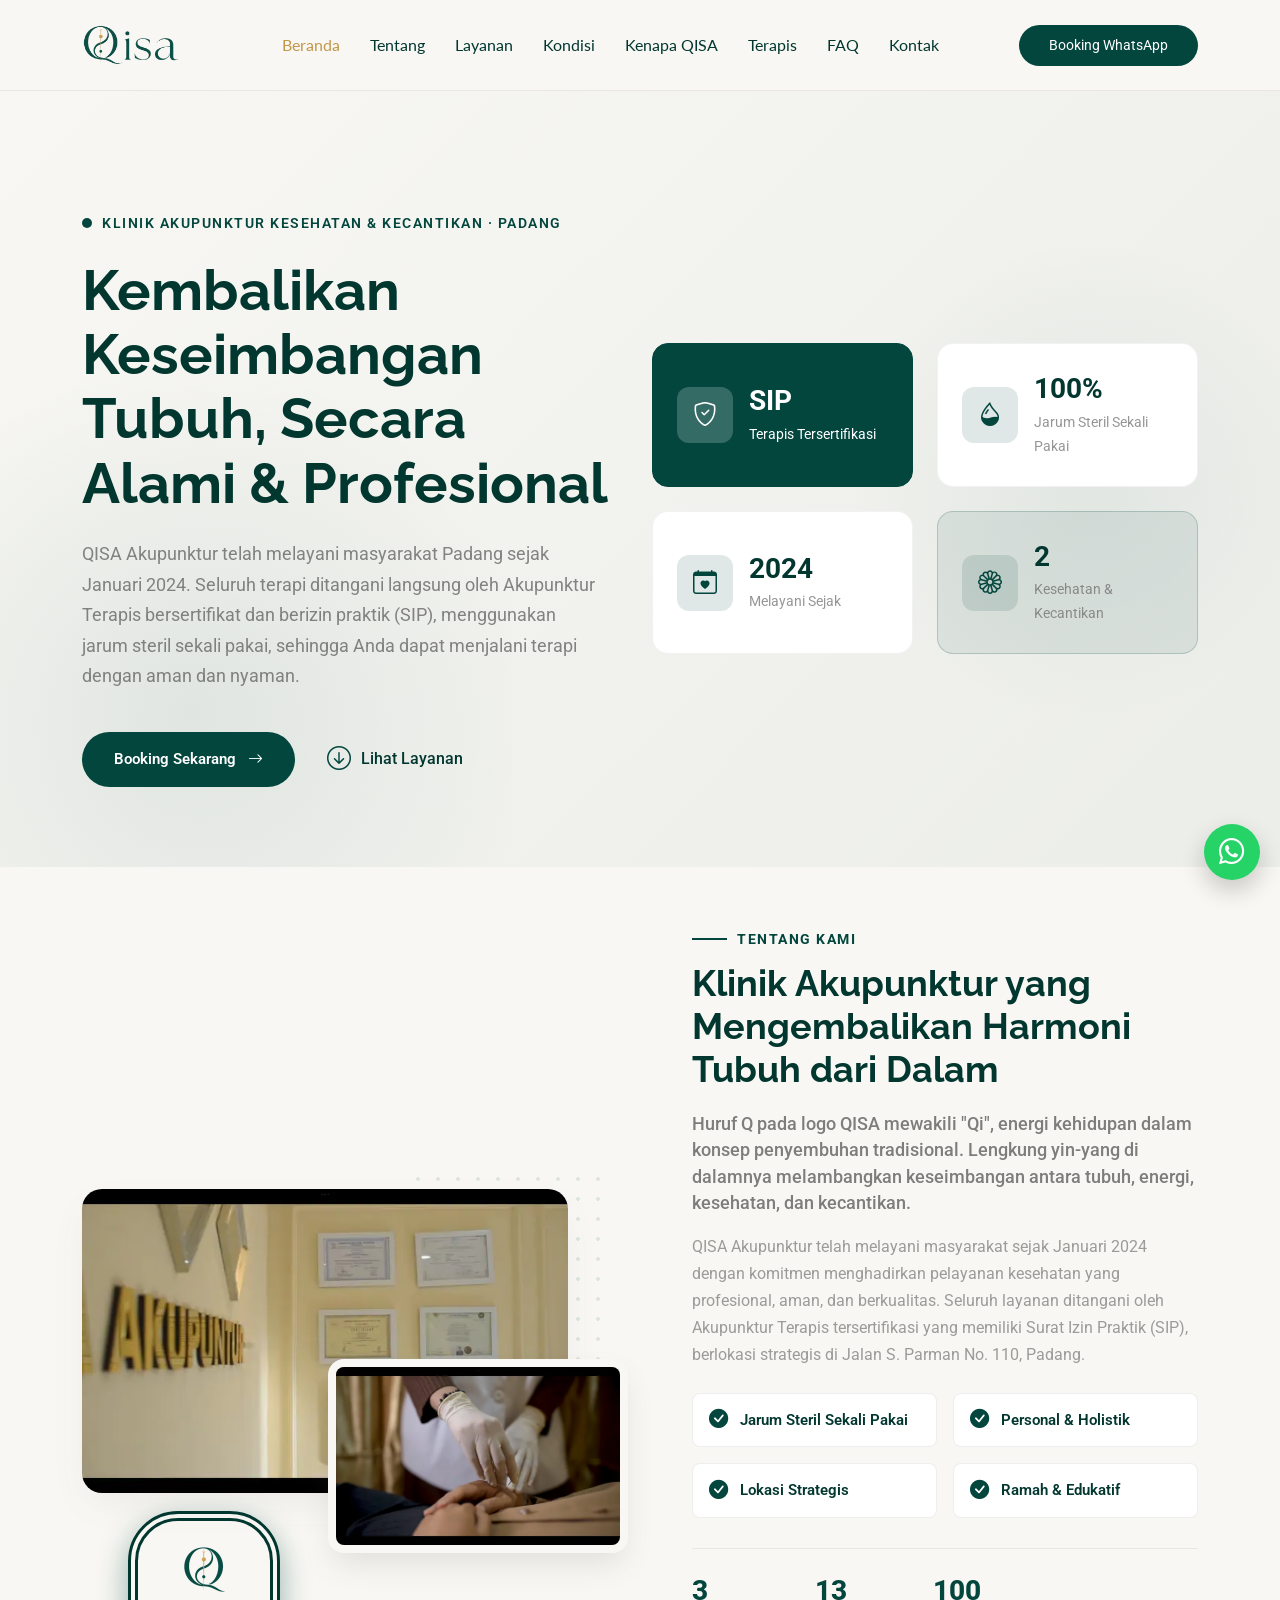
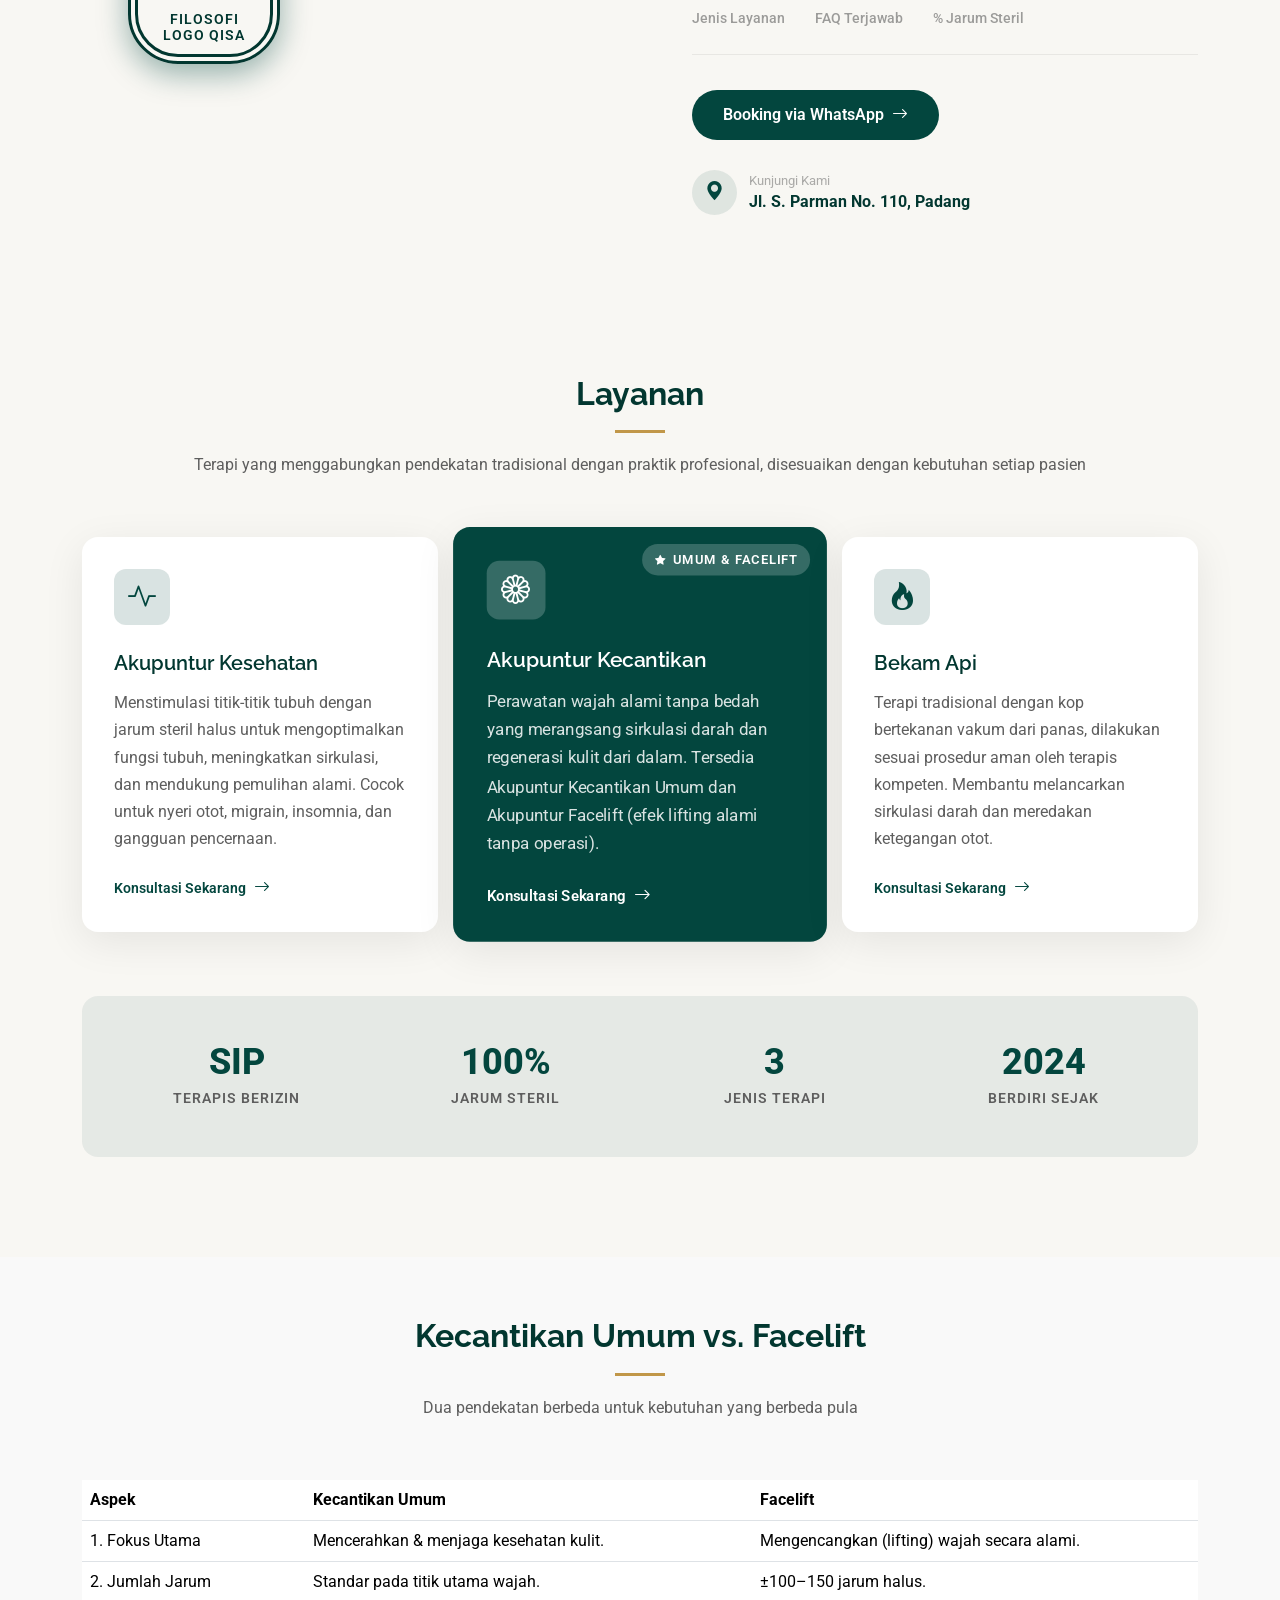
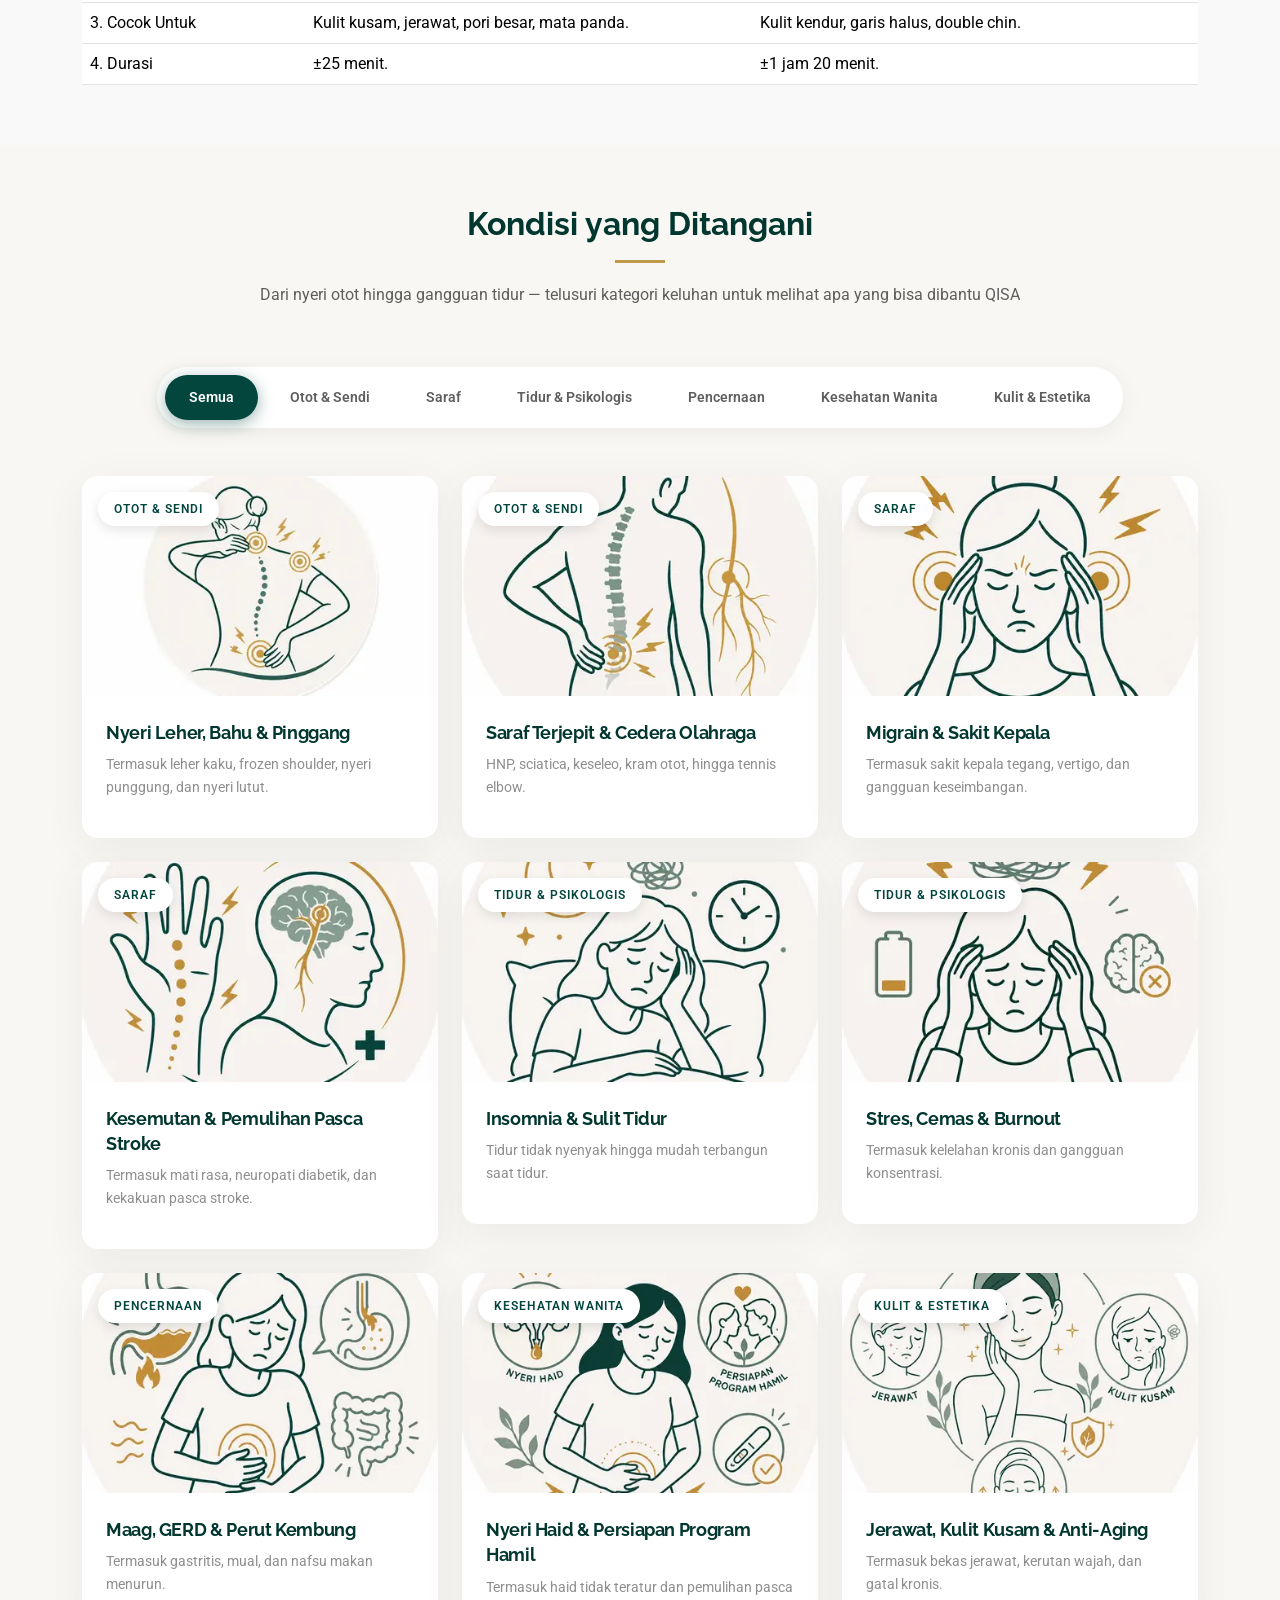
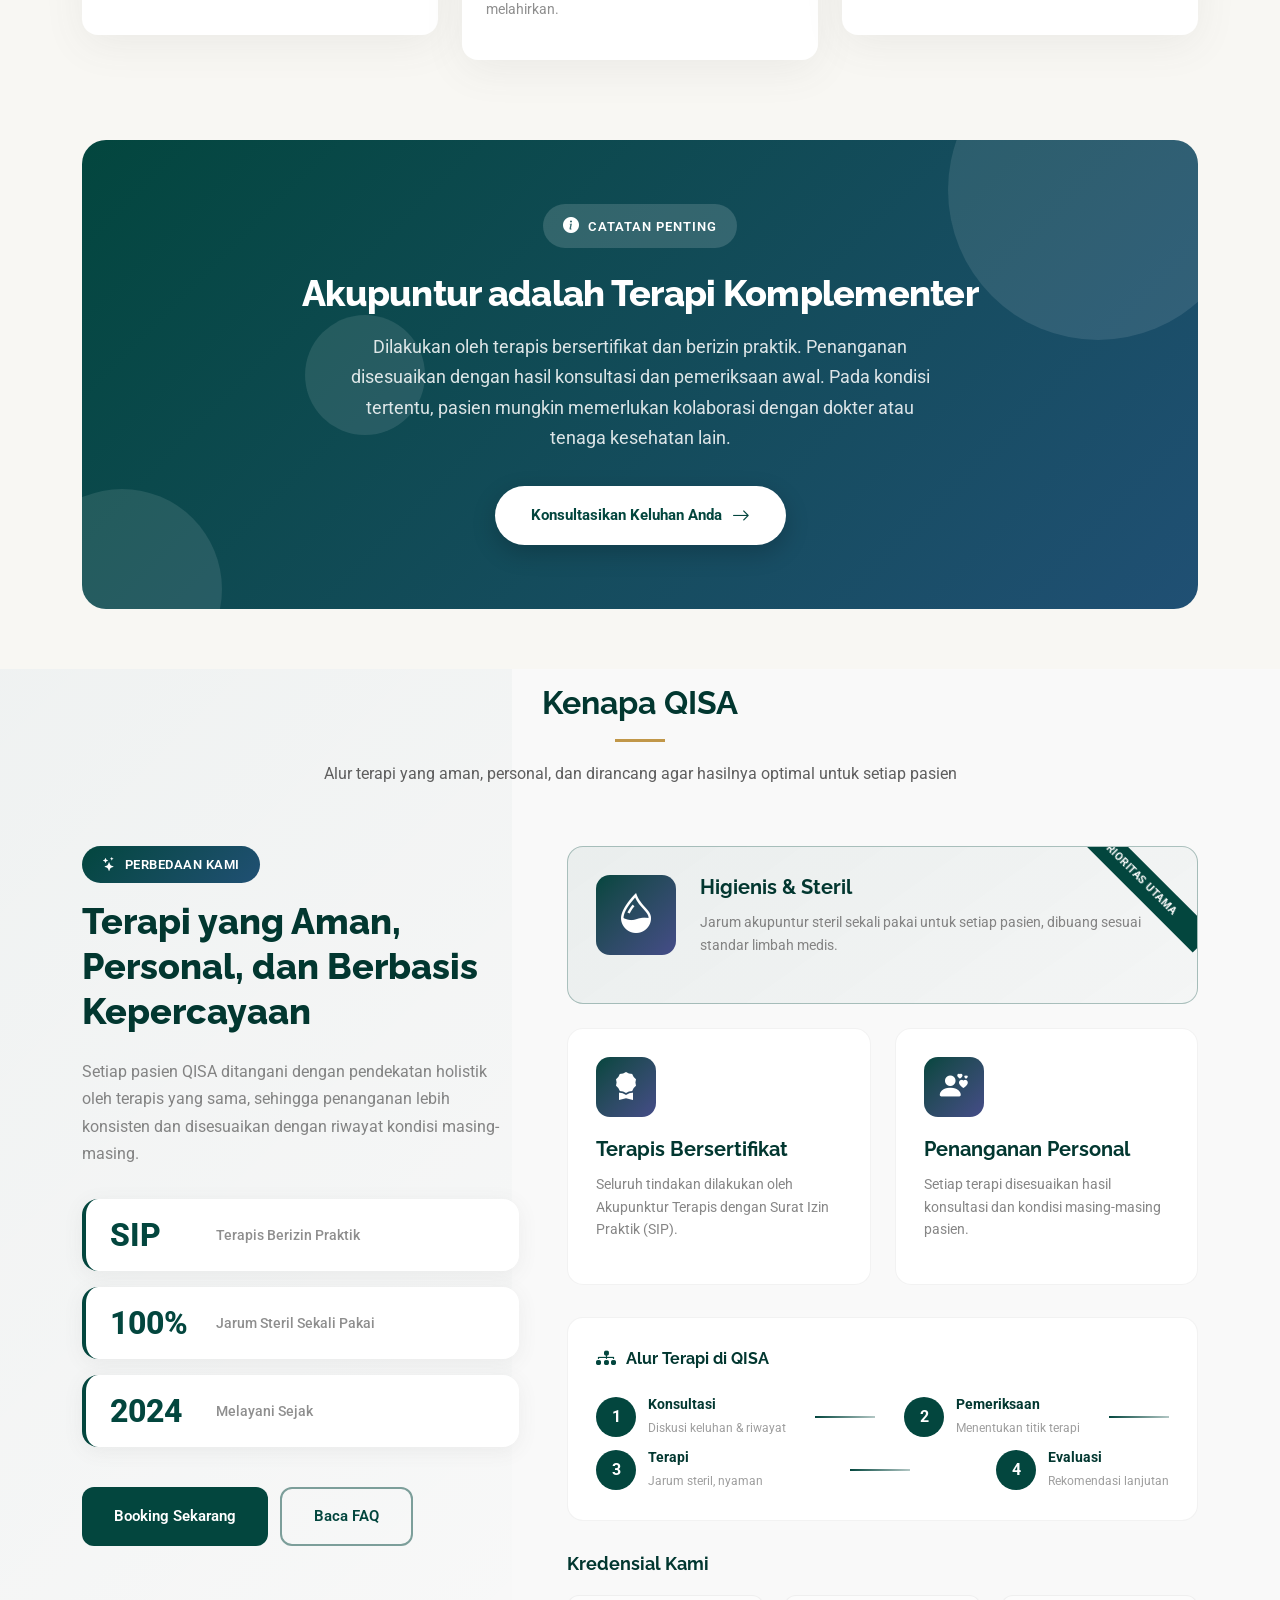
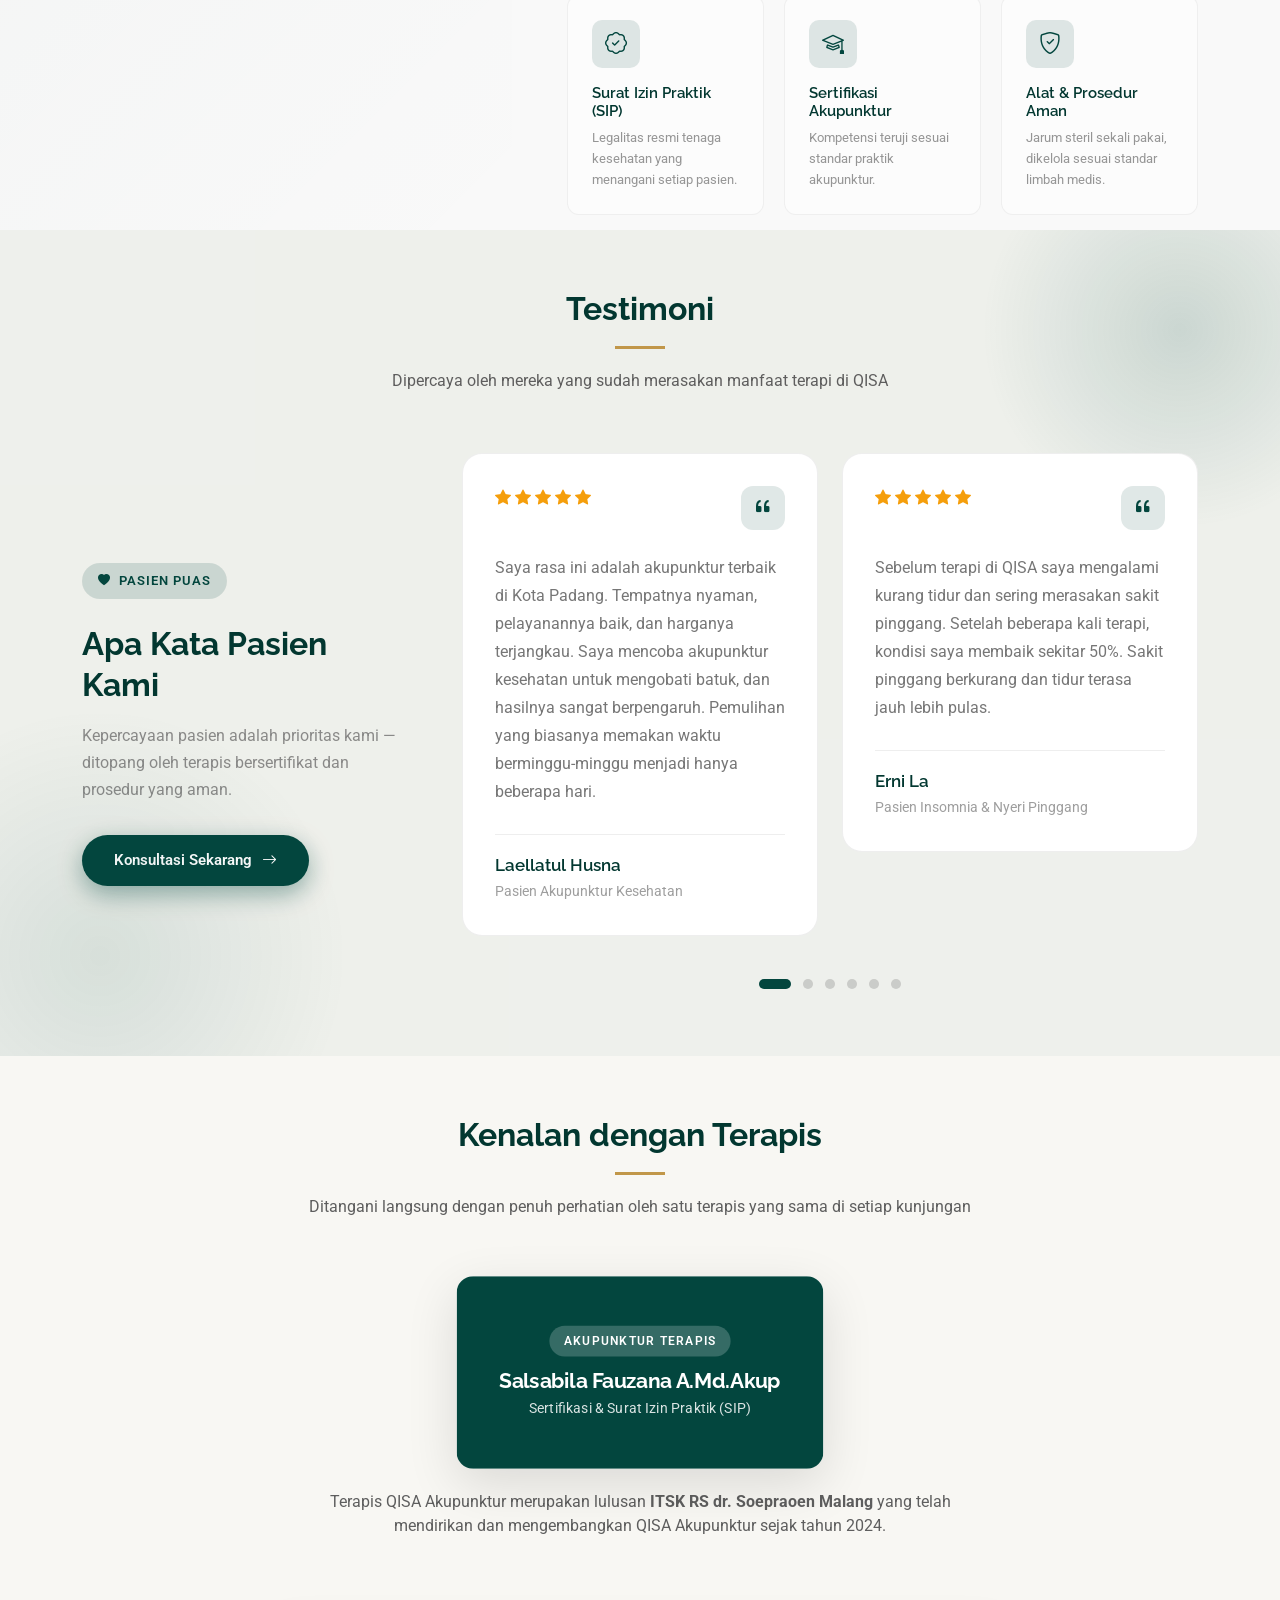
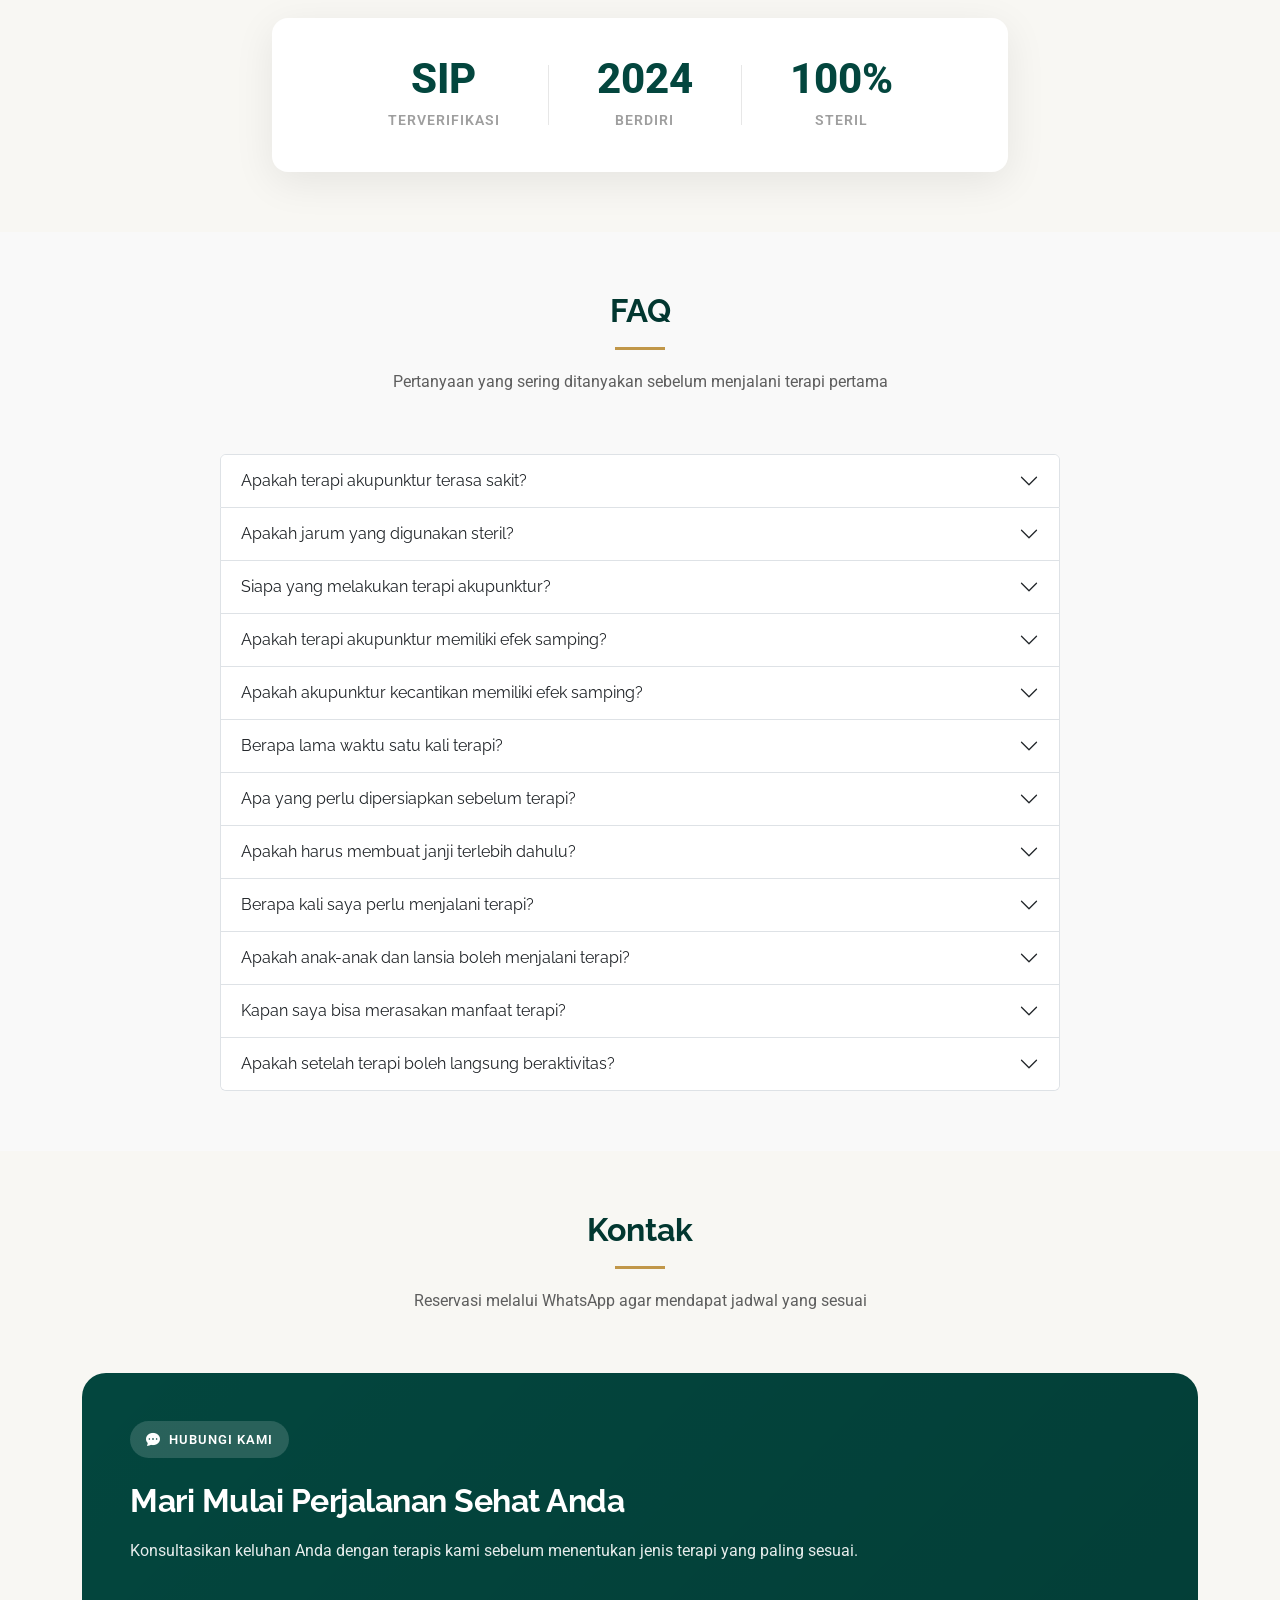
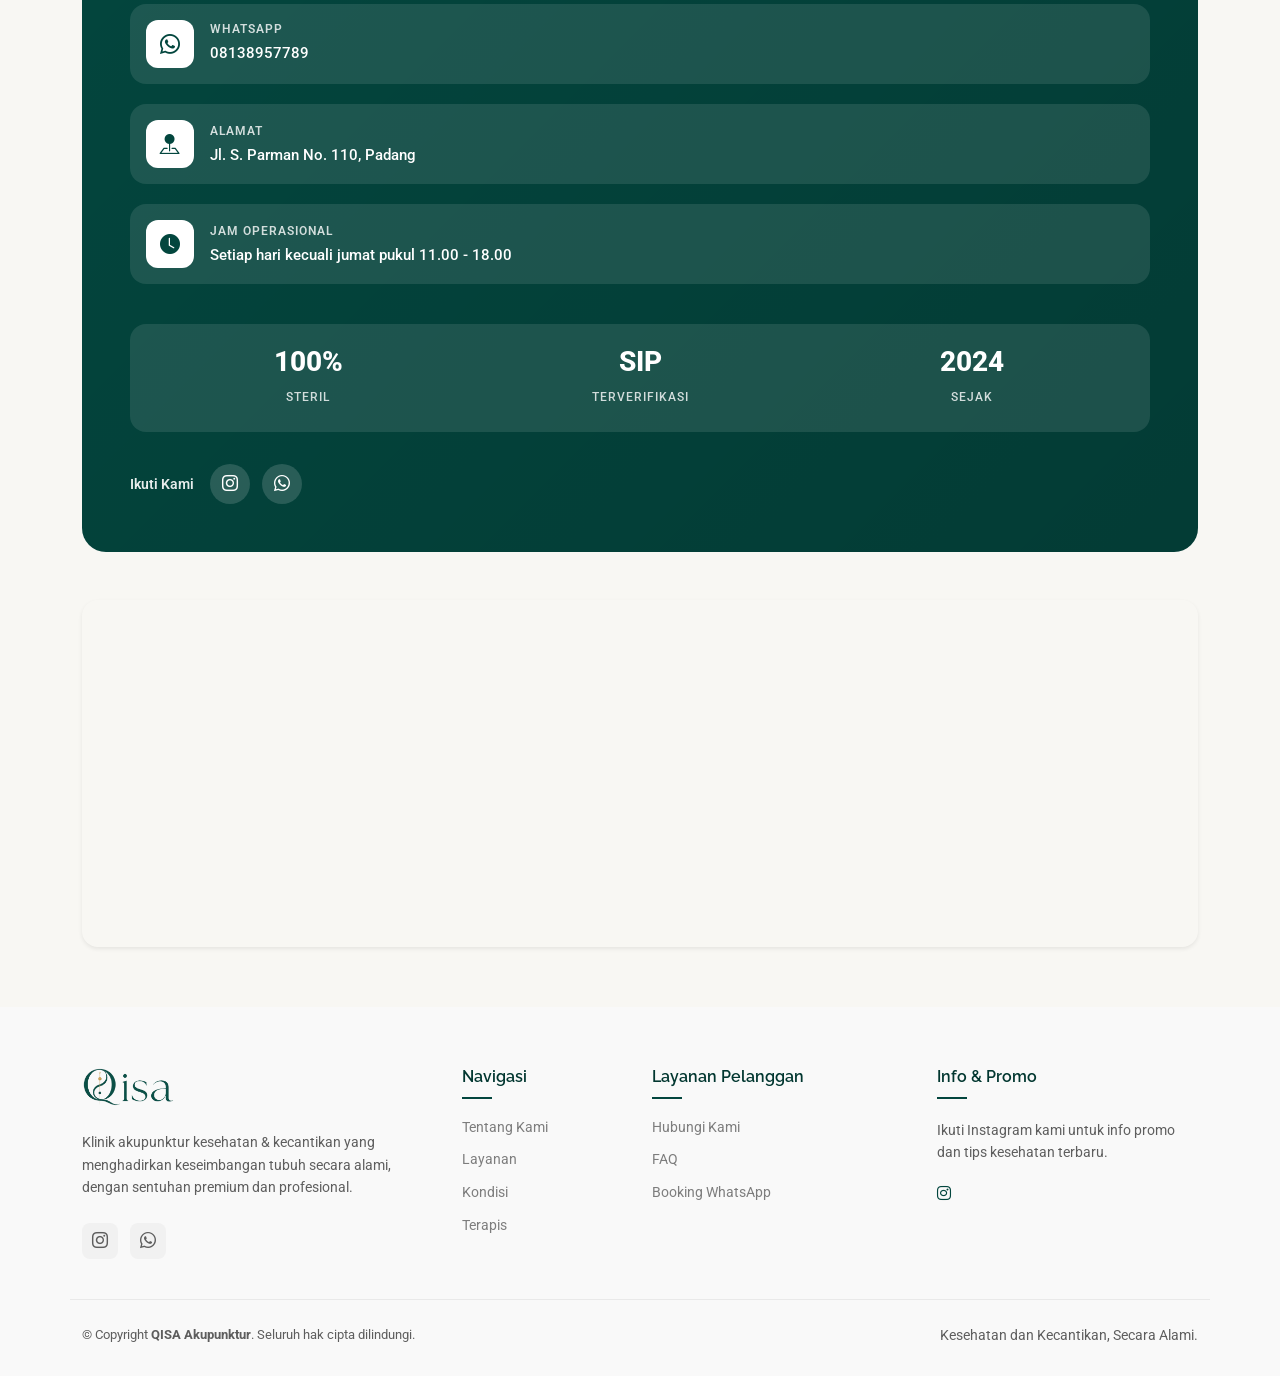
<file: WEBQISA/index.html>
<!DOCTYPE html>
<html lang="id" class="no-js">

<head>
  <meta charset="utf-8">

  <meta content="width=device-width, initial-scale=1.0" name="viewport">
  <title>QISA Akupunktur - Klinik Akupunktur Kesehatan &amp; Kecantikan | Padang</title>
  <meta name="description"
    content="QISA Akupunktur, klinik akupunktur kesehatan dan kecantikan di Padang. Ditangani terapis bersertifikat SIP, jarum steril sekali pakai.">
  <meta name="keywords"
    content="akupunktur padang, klinik akupunktur, akupunktur kecantikan, akupunktur facelift, bekam api">

  <!-- Favicons -->
  <link href="assets/img/favicon-32.png" rel="icon" type="image/png" sizes="32x32">
  <link href="assets/img/apple-touch-icon.png" rel="apple-touch-icon" sizes="180x180">

  <!-- Fonts -->
  <link href="https://fonts.googleapis.com" rel="preconnect">
  <link href="https://fonts.gstatic.com" rel="preconnect" crossorigin>
  <link
    href="https://fonts.googleapis.com/css2?family=Roboto:wght@400;500&family=Lato:wght@400;500&family=Raleway:wght@700;800&display=swap"
    rel="stylesheet">

  <!-- Vendor CSS Files -->
  <link href="assets/vendor/bootstrap/css/bootstrap.min.css" rel="stylesheet">
  <link href="assets/vendor/bootstrap-icons/bootstrap-icons.css" rel="stylesheet">
  <link href="assets/vendor/aos/aos.css" rel="stylesheet">
  <link href="assets/vendor/glightbox/css/glightbox.min.css" rel="stylesheet">
  <link href="assets/vendor/swiper/swiper-bundle.min.css" rel="stylesheet">

  <!-- Main CSS File -->
  <link href="assets/css/main.css" rel="stylesheet">

  <!-- =======================================================
  * Template Name: Orbit
  * Template URL: https://bootstrapmade.com/orbit-bootstrap-template/
  * Adapted for: QISA Akupunktur
  * NOTE: file ini didesain untuk ditimpakan ke index.html bawaan
  * template Orbit (folder assets/vendor, assets/css/main.css,
  * assets/js/main.js TETAP dipakai apa adanya). Silakan ubah warna
  * lewat variabel warna di assets/css/main.css.
  ======================================================== -->
</head>

<body class="index-page">

  <header id="header" class="header d-flex align-items-center sticky-top">
    <div class="container position-relative d-flex align-items-center justify-content-between">

      <a href="index.html" class="logo d-flex align-items-center me-auto me-xl-0">
        <img src="assets/img/logo-lengkap.webp" alt="QISA Akupunktur" class="img-fluid" width="360" height="155"
          decoding="async" fetchpriority="high">
      </a>

      <nav id="navmenu" class="navmenu">
        <ul id="navmenu-list">
          <li><a href="#hero" class="active">Beranda</a></li>
          <li><a href="#about">Tentang</a></li>
          <li><a href="#services">Layanan</a></li>
          <li><a href="#portfolio">Kondisi</a></li>
          <li><a href="#why-us">Kenapa QISA</a></li>
          <li><a href="#team">Terapis</a></li>
          <li><a href="#faq">FAQ</a></li>
          <li><a href="#contact">Kontak</a></li>
        </ul>
        <button type="button" class="mobile-nav-toggle d-xl-none" aria-label="Buka menu navigasi"
          aria-expanded="false" aria-controls="navmenu-list">
          <i class="bi bi-list" aria-hidden="true"></i>
        </button>
      </nav>

      <a class="btn-getstarted" href="https://wa.me/628138957789" target="_blank"
        rel="noopener noreferrer">Booking WhatsApp</a>

    </div>
  </header>

  <main class="main">

    <!-- Hero Section -->
    <section id="hero" class="hero section">

      <div class="container" data-aos="fade-up" data-aos-delay="100">

        <div class="row align-items-center gy-5">

          <div class="col-lg-6" data-aos="fade-right" data-aos-delay="200">
            <div class="hero-content">
              <div class="hero-tag" data-aos="fade-up" data-aos-delay="250">
                <span class="tag-dot"></span>
                <span class="tag-text">Klinik Akupunktur Kesehatan &amp; Kecantikan · Padang</span>
              </div>

              <h1 class="hero-headline" data-aos="fade-up" data-aos-delay="300">Kembalikan Keseimbangan Tubuh, Secara
                Alami &amp; Profesional</h1>

              <p class="hero-text" data-aos="fade-up" data-aos-delay="350">QISA Akupunktur telah melayani masyarakat
                Padang sejak Januari 2024. Seluruh terapi ditangani langsung oleh Akupunktur Terapis bersertifikat dan
                berizin praktik (SIP), menggunakan jarum steril sekali pakai, sehingga Anda dapat menjalani terapi
                dengan aman dan nyaman.</p>

              <div class="hero-cta" data-aos="fade-up" data-aos-delay="400">
                <a href="https://wa.me/628138957789" target="_blank" rel="noopener noreferrer" class="cta-button">
                  <span>Booking Sekarang</span>
                  <i class="bi bi-arrow-right"></i>
                </a>
                <a href="#services" class="cta-link">
                  <i class="bi bi-arrow-down-circle"></i>
                  <span>Lihat Layanan</span>
                </a>
              </div>
            </div>
          </div>

          <div class="col-lg-6" data-aos="fade-left" data-aos-delay="300">
            <div class="stats-grid">
              <div class="stat-card stat-card-primary" data-aos="zoom-in" data-aos-delay="350">
                <div class="stat-icon-wrap">
                  <i class="bi bi-shield-check"></i>
                </div>
                <div class="stat-info">
                  <span class="stat-value">SIP</span>
                  <span class="stat-title">Terapis Tersertifikasi</span>
                </div>
              </div>

              <div class="stat-card" data-aos="zoom-in" data-aos-delay="400">
                <div class="stat-icon-wrap">
                  <i class="bi bi-droplet-half"></i>
                </div>
                <div class="stat-info">
                  <span class="stat-value">100%</span>
                  <span class="stat-title">Jarum Steril Sekali Pakai</span>
                </div>
              </div>

              <div class="stat-card" data-aos="zoom-in" data-aos-delay="450">
                <div class="stat-icon-wrap">
                  <i class="bi bi-calendar-heart"></i>
                </div>
                <div class="stat-info">
                  <span class="stat-value">2024</span>
                  <span class="stat-title">Melayani Sejak</span>
                </div>
              </div>

              <div class="stat-card stat-card-accent" data-aos="zoom-in" data-aos-delay="500">
                <div class="stat-icon-wrap">
                  <i class="bi bi-flower1"></i>
                </div>
                <div class="stat-info">
                  <span class="stat-value">2</span>
                  <span class="stat-title">Kesehatan &amp; Kecantikan</span>
                </div>
              </div>
            </div>
          </div>

        </div>

      </div>

    </section><!-- /Hero Section -->

    <!-- About Section -->
    <section id="about" class="about section">

      <div class="container" data-aos="fade-up" data-aos-delay="100">

        <div class="row gy-5 align-items-center">

          <div class="col-xl-6" data-aos="fade-right" data-aos-delay="200">
            <div class="about-images-wrapper">
              <div class="image-main">
                <!-- TODO: ganti dengan foto suasana klinik QISA -->
                <img src="assets/img/about/suasana-960.webp"
                  srcset="assets/img/about/suasana-640.webp 640w, assets/img/about/suasana-960.webp 960w"
                  sizes="(max-width: 991px) calc(100vw - 24px), 576px" alt="Suasana klinik QISA Akupunktur"
                  class="img-fluid" width="960" height="600" loading="lazy" decoding="async">
              </div>
              <div class="image-offset">
                <!-- TODO: ganti dengan foto detail sesi terapi -->
                <img src="assets/img/about/pasien2-960.webp"
                  srcset="assets/img/about/pasien2-640.webp 640w, assets/img/about/pasien2-960.webp 960w"
                  sizes="(max-width: 991px) 1px, 334px" alt="Detail sesi terapi akupunktur" class="img-fluid"
                  width="960" height="600" loading="lazy" decoding="async">
              </div>
              <div class="experience-badge">
                <img src="assets/img/logo.webp" alt="Logo QISA" width="80" height="80" class="rounded-circle"
                  loading="lazy" decoding="async">
                <!-- <span class="years">Q</span> -->
                <span class="text">Filosofi<br>Logo QISA</span>
              </div>
              <div class="shape-pattern"></div>
            </div>
          </div>

          <div class="col-xl-6" data-aos="fade-left" data-aos-delay="300">
            <div class="about-content">
              <div class="section-subtitle">Tentang Kami</div>
              <h2>Klinik Akupunktur yang Mengembalikan Harmoni Tubuh dari Dalam</h2>
              <p class="lead-text">
                Huruf Q pada logo QISA mewakili "Qi", energi kehidupan dalam konsep penyembuhan tradisional. Lengkung
                yin-yang di dalamnya melambangkan keseimbangan antara tubuh, energi, kesehatan, dan kecantikan.
              </p>
              <p class="mb-4 description">
                QISA Akupunktur telah melayani masyarakat sejak Januari 2024 dengan komitmen menghadirkan pelayanan
                kesehatan yang profesional, aman, dan berkualitas. Seluruh layanan ditangani oleh Akupunktur Terapis
                tersertifikasi yang memiliki Surat Izin Praktik (SIP), berlokasi strategis di Jalan S. Parman No. 110,
                Padang.
              </p>

              <div class="features-grid">
                <div class="feature-card">
                  <i class="bi bi-check-circle-fill"></i>
                  <span>Jarum Steril Sekali Pakai</span>
                </div>
                <div class="feature-card">
                  <i class="bi bi-check-circle-fill"></i>
                  <span>Personal &amp; Holistik</span>
                </div>
                <div class="feature-card">
                  <i class="bi bi-check-circle-fill"></i>
                  <span>Lokasi Strategis</span>
                </div>
                <div class="feature-card">
                  <i class="bi bi-check-circle-fill"></i>
                  <span>Ramah &amp; Edukatif</span>
                </div>
              </div>

              <div class="stats-row">
                <div class="stat-box">
                  <span class="number purecounter" data-purecounter-start="0" data-purecounter-end="3"
                    data-purecounter-duration="1">3</span>
                  <span class="label">Jenis Layanan</span>
                </div>
                <div class="stat-box">
                  <span class="number purecounter" data-purecounter-start="0" data-purecounter-end="13"
                    data-purecounter-duration="1">13</span>
                  <span class="label">FAQ Terjawab</span>
                </div>
                <div class="stat-box">
                  <span class="number purecounter" data-purecounter-start="0" data-purecounter-end="100"
                    data-purecounter-duration="1">100</span>
                  <span class="label">% Jarum Steril</span>
                </div>
              </div>

              <div class="action-buttons">
                <a href="https://wa.me/628138957789" target="_blank" rel="noopener noreferrer"
                  class="btn btn-primary-custom">
                  Booking via WhatsApp <i class="bi bi-arrow-right"></i>
                </a>
                <div class="contact-info">
                  <div class="icon-box">
                    <i class="bi bi-geo-alt-fill"></i>
                  </div>
                  <div class="text">
                    <span>Kunjungi Kami</span>
                    <a href="#contact">Jl. S. Parman No. 110, Padang</a>
                  </div>
                </div>
              </div>

            </div>
          </div>

        </div>

      </div>

    </section><!-- /About Section -->

    <!-- Services Section -->
    <section id="services" class="services section">

      <!-- Section Title -->
      <div class="container section-title" data-aos="fade-up">
        <h2>Layanan</h2>
        <p>Terapi yang menggabungkan pendekatan tradisional dengan praktik profesional, disesuaikan dengan kebutuhan
          setiap pasien</p>
      </div><!-- End Section Title -->

      <div class="container" data-aos="fade-up" data-aos-delay="100">

        <div class="row g-4 justify-content-center">

          <!-- Service Card 1 -->
          <div class="col-lg-4 col-md-6" data-aos="fade-up" data-aos-delay="100">
            <div class="service-card">
              <div class="icon-wrapper">
                <i class="bi bi-activity"></i>
              </div>
              <h3>Akupuntur Kesehatan</h3>
              <p>Menstimulasi titik-titik tubuh dengan jarum steril halus untuk mengoptimalkan fungsi tubuh,
                meningkatkan sirkulasi, dan mendukung pemulihan alami. Cocok untuk nyeri otot, migrain, insomnia, dan
                gangguan pencernaan.</p>
              <a href="https://wa.me/628138957789" target="_blank" rel="noopener noreferrer" class="service-link">
                <span>Konsultasi Sekarang</span>
                <i class="bi bi-arrow-right"></i>
              </a>
            </div>
          </div><!-- End Service Card -->

          <!-- Service Card 2 - Featured -->
          <div class="col-lg-4 col-md-6" data-aos="fade-up" data-aos-delay="200">
            <div class="service-card featured">
              <div class="featured-badge">
                <i class="bi bi-star-fill"></i>
                <span>Umum &amp; Facelift</span>
              </div>
              <div class="icon-wrapper">
                <i class="bi bi-flower1"></i>
              </div>
              <h3>Akupuntur Kecantikan</h3>
              <p>Perawatan wajah alami tanpa bedah yang merangsang sirkulasi darah dan regenerasi kulit dari dalam.
                Tersedia Akupuntur Kecantikan Umum dan Akupuntur Facelift (efek lifting alami tanpa operasi).</p>
              <a href="https://wa.me/628138957789" target="_blank" rel="noopener noreferrer" class="service-link">
                <span>Konsultasi Sekarang</span>
                <i class="bi bi-arrow-right"></i>
              </a>
            </div>
          </div><!-- End Service Card -->

          <!-- Service Card 3 -->
          <div class="col-lg-4 col-md-6" data-aos="fade-up" data-aos-delay="300">
            <div class="service-card">
              <div class="icon-wrapper">
                <i class="bi bi-fire"></i>
              </div>
              <h3>Bekam Api</h3>
              <p>Terapi tradisional dengan kop bertekanan vakum dari panas, dilakukan sesuai prosedur aman oleh terapis
                kompeten. Membantu melancarkan sirkulasi darah dan meredakan ketegangan otot.</p>
              <a href="https://wa.me/628138957789" target="_blank" rel="noopener noreferrer" class="service-link">
                <span>Konsultasi Sekarang</span>
                <i class="bi bi-arrow-right"></i>
              </a>
            </div>
          </div><!-- End Service Card -->

        </div>

        <!-- Stats Row -->
        <div class="stats-row" data-aos="fade-up" data-aos-delay="400">
          <div class="row g-4 justify-content-center">
            <div class="col-6 col-md-3">
              <div class="stat-item">
                <span class="stat-number">SIP</span>
                <span class="stat-label">Terapis Berizin</span>
              </div>
            </div>
            <div class="col-6 col-md-3">
              <div class="stat-item">
                <span class="stat-number">100%</span>
                <span class="stat-label">Jarum Steril</span>
              </div>
            </div>
            <div class="col-6 col-md-3">
              <div class="stat-item">
                <span class="stat-number">3</span>
                <span class="stat-label">Jenis Terapi</span>
              </div>
            </div>
            <div class="col-6 col-md-3">
              <div class="stat-item">
                <span class="stat-number">2024</span>
                <span class="stat-label">Berdiri Sejak</span>
              </div>
            </div>
          </div>
        </div>

      </div>

    </section><!-- /Services Section -->

    <section class="compare section light-background">

      <div class="container section-title" data-aos="fade-up">
        <h2>Kecantikan Umum vs. Facelift</h2>
        <p>Dua pendekatan berbeda untuk kebutuhan yang berbeda pula</p>
      </div>

      <div class="container" data-aos="fade-up">

        <div class="compare-card">

          <table class="table align-middle mb-0">

            <thead>
              <tr>
                <th width="20%">Aspek</th>
                <th width="40%">Kecantikan Umum</th>
                <th width="40%">Facelift</th>
              </tr>
            </thead>

            <tbody>

              <tr>
                <td>1. Fokus Utama</td>
                <td>Mencerahkan & menjaga kesehatan kulit.</td>
                <td>Mengencangkan (lifting) wajah secara alami.</td>
              </tr>

              <tr>
                <td>2. Jumlah Jarum</td>
                <td>Standar pada titik utama wajah.</td>
                <td>±100–150 jarum halus.</td>
              </tr>

              <tr>
                <td>3. Cocok Untuk</td>
                <td>Kulit kusam, jerawat, pori besar, mata panda.</td>
                <td>Kulit kendur, garis halus, double chin.</td>
              </tr>

              <tr>
                <td>4. Durasi</td>
                <td>±25 menit.</td>
                <td>±1 jam 20 menit.</td>
              </tr>

            </tbody>

          </table>

        </div>

      </div>

    </section>

    <!-- Portfolio Section -> repurposed as "Kondisi yang Ditangani" -->
    <section id="portfolio" class="portfolio section">

      <!-- Section Title -->
      <div class="container section-title" data-aos="fade-up">
        <h2>Kondisi yang Ditangani</h2>
        <p>Dari nyeri otot hingga gangguan tidur — telusuri kategori keluhan untuk melihat apa yang bisa dibantu QISA
        </p>
      </div><!-- End Section Title -->

      <div class="container" data-aos="fade-up" data-aos-delay="100">

        <div class="isotope-layout" data-default-filter="*" data-layout="fitRows" data-sort="original-order">

          <div class="filters-wrapper" data-aos="fade-up" data-aos-delay="100">
            <ul class="portfolio-filters isotope-filters">
              <li data-filter="*" class="filter-active">Semua</li>
              <li data-filter=".filter-otot">Otot &amp; Sendi</li>
              <li data-filter=".filter-saraf">Saraf</li>
              <li data-filter=".filter-tidur">Tidur &amp; Psikologis</li>
              <li data-filter=".filter-pencernaan">Pencernaan</li>
              <li data-filter=".filter-wanita">Kesehatan Wanita</li>
              <li data-filter=".filter-kulit">Kulit &amp; Estetika</li>
            </ul>
          </div>

          <div class="row g-4 isotope-container" data-aos="fade-up" data-aos-delay="200">

            <div class="col-lg-4 col-md-6 portfolio-item isotope-item filter-otot">
              <div class="project-card">
                <div class="image-wrapper">
                  <img src="assets/img/kondisi/1.webp"
                    srcset="assets/img/kondisi/1-480.webp 480w, assets/img/kondisi/1.webp 800w"
                    sizes="(max-width: 767px) calc(100vw - 24px), (max-width: 1199px) calc(50vw - 36px), 416px"
                    alt="Nyeri otot dan sendi" class="img-fluid" width="800" height="450" loading="lazy"
                    decoding="async">
                  <span class="category-badge">Otot &amp; Sendi</span>
                </div>
                <div class="project-info">
                  <h3>Nyeri Leher, Bahu &amp; Pinggang</h3>
                  <p>Termasuk leher kaku, frozen shoulder, nyeri punggung, dan nyeri lutut.</p>
                </div>
              </div>
            </div>

            <div class="col-lg-4 col-md-6 portfolio-item isotope-item filter-otot">
              <div class="project-card">
                <div class="image-wrapper">
                  <img src="assets/img/kondisi/2.webp"
                    srcset="assets/img/kondisi/2-480.webp 480w, assets/img/kondisi/2.webp 800w"
                    sizes="(max-width: 767px) calc(100vw - 24px), (max-width: 1199px) calc(50vw - 36px), 416px"
                    alt="Saraf terjepit dan cedera olahraga" class="img-fluid" width="800" height="450" loading="lazy"
                    decoding="async">
                  <span class="category-badge">Otot &amp; Sendi</span>
                </div>
                <div class="project-info">
                  <h3>Saraf Terjepit &amp; Cedera Olahraga</h3>
                  <p>HNP, sciatica, keseleo, kram otot, hingga tennis elbow.</p>
                </div>
              </div>
            </div>

            <div class="col-lg-4 col-md-6 portfolio-item isotope-item filter-saraf">
              <div class="project-card">
                <div class="image-wrapper">
                  <img src="assets/img/kondisi/3.webp"
                    srcset="assets/img/kondisi/3-480.webp 480w, assets/img/kondisi/3.webp 800w"
                    sizes="(max-width: 767px) calc(100vw - 24px), (max-width: 1199px) calc(50vw - 36px), 416px"
                    alt="Migrain dan sakit kepala" class="img-fluid" width="800" height="450" loading="lazy"
                    decoding="async">
                  <span class="category-badge">Saraf</span>
                </div>
                <div class="project-info">
                  <h3>Migrain &amp; Sakit Kepala</h3>
                  <p>Termasuk sakit kepala tegang, vertigo, dan gangguan keseimbangan.</p>
                </div>
              </div>
            </div>

            <div class="col-lg-4 col-md-6 portfolio-item isotope-item filter-saraf">
              <div class="project-card">
                <div class="image-wrapper">
                  <img src="assets/img/kondisi/4.webp"
                    srcset="assets/img/kondisi/4-480.webp 480w, assets/img/kondisi/4.webp 800w"
                    sizes="(max-width: 767px) calc(100vw - 24px), (max-width: 1199px) calc(50vw - 36px), 416px"
                    alt="Pemulihan pasca stroke" class="img-fluid" width="800" height="450" loading="lazy"
                    decoding="async">
                  <span class="category-badge">Saraf</span>
                </div>
                <div class="project-info">
                  <h3>Kesemutan &amp; Pemulihan Pasca Stroke</h3>
                  <p>Termasuk mati rasa, neuropati diabetik, dan kekakuan pasca stroke.</p>
                </div>
              </div>
            </div>

            <div class="col-lg-4 col-md-6 portfolio-item isotope-item filter-tidur">
              <div class="project-card">
                <div class="image-wrapper">
                  <img src="assets/img/kondisi/5.webp"
                    srcset="assets/img/kondisi/5-480.webp 480w, assets/img/kondisi/5.webp 800w"
                    sizes="(max-width: 767px) calc(100vw - 24px), (max-width: 1199px) calc(50vw - 36px), 416px"
                    alt="Insomnia dan gangguan tidur" class="img-fluid" width="800" height="450" loading="lazy"
                    decoding="async">
                  <span class="category-badge">Tidur &amp; Psikologis</span>
                </div>
                <div class="project-info">
                  <h3>Insomnia &amp; Sulit Tidur</h3>
                  <p>Tidur tidak nyenyak hingga mudah terbangun saat tidur.</p>
                </div>
              </div>
            </div>

            <div class="col-lg-4 col-md-6 portfolio-item isotope-item filter-tidur">
              <div class="project-card">
                <div class="image-wrapper">
                  <img src="assets/img/kondisi/6.webp"
                    srcset="assets/img/kondisi/6-480.webp 480w, assets/img/kondisi/6.webp 800w"
                    sizes="(max-width: 767px) calc(100vw - 24px), (max-width: 1199px) calc(50vw - 36px), 416px"
                    alt="Stres dan kelelahan" class="img-fluid" width="800" height="450" loading="lazy"
                    decoding="async">
                  <span class="category-badge">Tidur &amp; Psikologis</span>
                </div>
                <div class="project-info">
                  <h3>Stres, Cemas &amp; Burnout</h3>
                  <p>Termasuk kelelahan kronis dan gangguan konsentrasi.</p>
                </div>
              </div>
            </div>

            <div class="col-lg-4 col-md-6 portfolio-item isotope-item filter-pencernaan">
              <div class="project-card">
                <div class="image-wrapper">
                  <img src="assets/img/kondisi/7.webp"
                    srcset="assets/img/kondisi/7-480.webp 480w, assets/img/kondisi/7.webp 800w"
                    sizes="(max-width: 767px) calc(100vw - 24px), (max-width: 1199px) calc(50vw - 36px), 416px"
                    alt="Maag dan GERD" class="img-fluid" width="800" height="450" loading="lazy" decoding="async">
                  <span class="category-badge">Pencernaan</span>
                </div>
                <div class="project-info">
                  <h3>Maag, GERD &amp; Perut Kembung</h3>
                  <p>Termasuk gastritis, mual, dan nafsu makan menurun.</p>
                </div>
              </div>
            </div>

            <div class="col-lg-4 col-md-6 portfolio-item isotope-item filter-wanita">
              <div class="project-card">
                <div class="image-wrapper">
                  <img src="assets/img/kondisi/8.webp"
                    srcset="assets/img/kondisi/8-480.webp 480w, assets/img/kondisi/8.webp 800w"
                    sizes="(max-width: 767px) calc(100vw - 24px), (max-width: 1199px) calc(50vw - 36px), 416px"
                    alt="Kesehatan wanita" class="img-fluid" width="800" height="450" loading="lazy" decoding="async">
                  <span class="category-badge">Kesehatan Wanita</span>
                </div>
                <div class="project-info">
                  <h3>Nyeri Haid &amp; Persiapan Program Hamil</h3>
                  <p>Termasuk haid tidak teratur dan pemulihan pasca melahirkan.</p>
                </div>
              </div>
            </div>

            <div class="col-lg-4 col-md-6 portfolio-item isotope-item filter-kulit">
              <div class="project-card">
                <div class="image-wrapper">
                  <img src="assets/img/kondisi/9.webp"
                    srcset="assets/img/kondisi/9-480.webp 480w, assets/img/kondisi/9.webp 800w"
                    sizes="(max-width: 767px) calc(100vw - 24px), (max-width: 1199px) calc(50vw - 36px), 416px"
                    alt="Kulit dan estetika" class="img-fluid" width="800" height="450" loading="lazy" decoding="async">
                  <span class="category-badge">Kulit &amp; Estetika</span>
                </div>
                <div class="project-info">
                  <h3>Jerawat, Kulit Kusam &amp; Anti-Aging</h3>
                  <p>Termasuk bekas jerawat, kerutan wajah, dan gatal kronis.</p>
                </div>
              </div>
            </div>

          </div><!-- End Portfolio Container -->

        </div>

        <div class="cta-section" data-aos="zoom-in" data-aos-delay="300">
          <div class="cta-content">
            <span class="cta-label"><i class="bi bi-info-circle-fill"></i> Catatan Penting</span>
            <h3>Akupuntur adalah Terapi Komplementer</h3>
            <p>Dilakukan oleh terapis bersertifikat dan berizin praktik. Penanganan disesuaikan dengan hasil konsultasi
              dan pemeriksaan awal. Pada kondisi tertentu, pasien mungkin memerlukan kolaborasi dengan dokter atau
              tenaga kesehatan lain.</p>
            <div class="cta-buttons">
              <a href="https://wa.me/628138957789" target="_blank" rel="noopener noreferrer"
                class="btn-cta-primary">Konsultasikan Keluhan Anda <i
                  class="bi bi-arrow-right"></i></a>
            </div>
          </div>
          <div class="cta-decoration">
            <div class="floating-shape shape-1"></div>
            <div class="floating-shape shape-2"></div>
            <div class="floating-shape shape-3"></div>
          </div>
        </div>

      </div>

    </section><!-- /Portfolio Section -->

    <!-- Why Us Section -->
    <section id="why-us" class="why-us section light-background">

      <!-- Section Title -->
      <div class="container section-title" data-aos="fade-up">
        <h2>Kenapa QISA</h2>
        <p>Alur terapi yang aman, personal, dan dirancang agar hasilnya optimal untuk setiap pasien</p>
      </div><!-- End Section Title -->

      <div class="container" data-aos="fade-up" data-aos-delay="100">

        <div class="row g-5">
          <div class="col-lg-5" data-aos="fade-right" data-aos-delay="200">
            <div class="sidebar-content">
              <div class="badge-wrapper">
                <span class="section-badge"><i class="bi bi-stars"></i> Perbedaan Kami</span>
              </div>
              <h2>Terapi yang Aman, Personal, dan Berbasis Kepercayaan</h2>
              <p class="description">Setiap pasien QISA ditangani dengan pendekatan holistik oleh terapis yang sama,
                sehingga penanganan lebih konsisten dan disesuaikan dengan riwayat kondisi masing-masing.</p>

              <div class="stat-cards">
                <div class="stat-card" data-aos="zoom-in" data-aos-delay="300">
                  <div class="stat-value">SIP</div>
                  <div class="stat-text">Terapis Berizin Praktik</div>
                </div>
                <div class="stat-card" data-aos="zoom-in" data-aos-delay="350">
                  <div class="stat-value">100%</div>
                  <div class="stat-text">Jarum Steril Sekali Pakai</div>
                </div>
                <div class="stat-card" data-aos="zoom-in" data-aos-delay="400">
                  <div class="stat-value">2024</div>
                  <div class="stat-text">Melayani Sejak</div>
                </div>
              </div>

              <div class="action-buttons">
                <a href="https://wa.me/628138957789" target="_blank" rel="noopener noreferrer"
                  class="btn-main">Booking Sekarang</a>
                <a href="#faq" class="btn-outline">Baca FAQ</a>
              </div>
            </div>
          </div>

          <div class="col-lg-7" data-aos="fade-left" data-aos-delay="200">
            <div class="features-grid">
              <div class="feature-box highlight" data-aos="fade-up" data-aos-delay="250">
                <div class="feature-ribbon">Prioritas Utama</div>
                <div class="feature-icon">
                  <i class="bi bi-droplet-half"></i>
                </div>
                <div class="feature-content">
                  <h4>Higienis &amp; Steril</h4>
                  <p>Jarum akupuntur steril sekali pakai untuk setiap pasien, dibuang sesuai standar limbah medis.</p>
                </div>
              </div><!-- End Feature Box -->

              <div class="feature-box" data-aos="fade-up" data-aos-delay="300">
                <div class="feature-icon">
                  <i class="bi bi-award-fill"></i>
                </div>
                <div class="feature-content">
                  <h4>Terapis Bersertifikat</h4>
                  <p>Seluruh tindakan dilakukan oleh Akupunktur Terapis dengan Surat Izin Praktik (SIP).</p>
                </div>
              </div><!-- End Feature Box -->

              <div class="feature-box" data-aos="fade-up" data-aos-delay="350">
                <div class="feature-icon">
                  <i class="bi bi-person-hearts"></i>
                </div>
                <div class="feature-content">
                  <h4>Penanganan Personal</h4>
                  <p>Setiap terapi disesuaikan hasil konsultasi dan kondisi masing-masing pasien.</p>
                </div>
              </div><!-- End Feature Box -->
            </div>

            <div class="process-timeline" data-aos="fade-up" data-aos-delay="400">
              <h5 class="timeline-title"><i class="bi bi-diagram-3-fill"></i> Alur Terapi di QISA</h5>
              <div class="timeline-steps">
                <div class="timeline-step">
                  <div class="step-marker">1</div>
                  <div class="step-info">
                    <strong>Konsultasi</strong>
                    <span>Diskusi keluhan &amp; riwayat</span>
                  </div>
                </div>
                <div class="timeline-connector"></div>
                <div class="timeline-step">
                  <div class="step-marker">2</div>
                  <div class="step-info">
                    <strong>Pemeriksaan</strong>
                    <span>Menentukan titik terapi</span>
                  </div>
                </div>
                <div class="timeline-connector"></div>
                <div class="timeline-step">
                  <div class="step-marker">3</div>
                  <div class="step-info">
                    <strong>Terapi</strong>
                    <span>Jarum steril, nyaman</span>
                  </div>
                </div>
                <div class="timeline-connector"></div>
                <div class="timeline-step">
                  <div class="step-marker">4</div>
                  <div class="step-info">
                    <strong>Evaluasi</strong>
                    <span>Rekomendasi lanjutan</span>
                  </div>
                </div>
              </div>
            </div>

            <div class="capabilities-section" data-aos="fade-up" data-aos-delay="450">
              <h5 class="capabilities-heading">Kredensial Kami</h5>
              <div class="capabilities-grid">
                <div class="capability-card">
                  <div class="capability-icon">
                    <i class="bi bi-patch-check"></i>
                  </div>
                  <h6>Surat Izin Praktik (SIP)</h6>
                  <p>Legalitas resmi tenaga kesehatan yang menangani setiap pasien.</p>
                </div>
                <div class="capability-card">
                  <div class="capability-icon">
                    <i class="bi bi-mortarboard"></i>
                  </div>
                  <h6>Sertifikasi Akupunktur</h6>
                  <p>Kompetensi teruji sesuai standar praktik akupunktur.</p>
                </div>
                <div class="capability-card">
                  <div class="capability-icon">
                    <i class="bi bi-shield-check"></i>
                  </div>
                  <h6>Alat &amp; Prosedur Aman</h6>
                  <p>Jarum steril sekali pakai, dikelola sesuai standar limbah medis.</p>
                </div>
              </div>
            </div>
          </div>
        </div>

      </div>

    </section><!-- /Why Us Section -->

    <!-- Testimonials Section -->
    <section id="testimonials" class="testimonials section">

      <!-- Section Title -->
      <div class="container section-title" data-aos="fade-up">
        <h2>Testimoni</h2>
        <p>Dipercaya oleh mereka yang sudah merasakan manfaat terapi di QISA</p>
      </div><!-- End Section Title -->

      <div class="container" data-aos="fade-up" data-aos-delay="100">

        <div class="row">

          <!-- Left Sidebar -->
          <div class="col-lg-4" data-aos="fade-right" data-aos-delay="150">
            <div class="testimonials-sidebar">
              <div class="sidebar-content">
                <span class="satisfied-badge"><i class="bi bi-heart-fill"></i> Pasien Puas</span>
                <h3>Apa Kata Pasien Kami</h3>
                <p>Kepercayaan pasien adalah prioritas kami — ditopang oleh terapis bersertifikat dan prosedur yang
                  aman.</p>
                <a href="https://wa.me/628138957789" target="_blank" rel="noopener noreferrer"
                  class="btn-view-all">Konsultasi Sekarang <i
                    class="bi bi-arrow-right"></i></a>
              </div>
            </div>
          </div><!-- End Left Sidebar -->

          <!-- Right Testimonials Slider -->
          <div class="col-lg-8" data-aos="fade-left" data-aos-delay="200">
            <div class="testimonials-carousel swiper init-swiper">
              <script type="application/json" class="swiper-config">
                {
                  "loop": true,
                  "speed": 700,
                  "autoplay": {
                    "delay": 5000
                  },
                  "slidesPerView": 1,
                  "spaceBetween": 24,
                  "pagination": {
                    "el": ".swiper-pagination",
                    "type": "bullets",
                    "clickable": true
                  },
                  "breakpoints": {
                    "768": {
                      "slidesPerView": 2
                    }
                  }
                }
              </script>

              <div class="swiper-wrapper">

                <!-- Testimonial Card 1 -->
                <div class="swiper-slide">
                  <div class="testimonial-card">
                    <div class="card-top">
                      <div class="stars">
                        <i class="bi bi-star-fill"></i>
                        <i class="bi bi-star-fill"></i>
                        <i class="bi bi-star-fill"></i>
                        <i class="bi bi-star-fill"></i>
                        <i class="bi bi-star-fill"></i>
                      </div>
                      <span class="quote-mark"><i class="bi bi-quote"></i></span>
                    </div>
                    <p class="testimonial-text">
                      Saya rasa ini adalah akupunktur terbaik di Kota Padang. Tempatnya nyaman,
                      pelayanannya baik, dan harganya terjangkau. Saya mencoba akupunktur
                      kesehatan untuk mengobati batuk, dan hasilnya sangat berpengaruh.
                      Pemulihan yang biasanya memakan waktu berminggu-minggu menjadi hanya
                      beberapa hari.
                    </p>
                    <div class="author-info">
                      <div class="author-details">
                        <h5>Laellatul Husna</h5>
                        <span>Pasien Akupunktur Kesehatan</span>
                      </div>
                    </div>
                  </div>
                </div>

                <!-- Testimonial Card 2 -->
                <div class="swiper-slide">
                  <div class="testimonial-card">
                    <div class="card-top">
                      <div class="stars">
                        <i class="bi bi-star-fill"></i>
                        <i class="bi bi-star-fill"></i>
                        <i class="bi bi-star-fill"></i>
                        <i class="bi bi-star-fill"></i>
                        <i class="bi bi-star-fill"></i>
                      </div>
                      <span class="quote-mark"><i class="bi bi-quote"></i></span>
                    </div>
                    <p class="testimonial-text">
                      Sebelum terapi di QISA saya mengalami kurang tidur dan sering merasakan
                      sakit pinggang. Setelah beberapa kali terapi, kondisi saya membaik sekitar
                      50%. Sakit pinggang berkurang dan tidur terasa jauh lebih pulas.
                    </p>
                    <div class="author-info">
                      <div class="author-details">
                        <h5>Erni La</h5>
                        <span>Pasien Insomnia & Nyeri Pinggang</span>
                      </div>
                    </div>
                  </div>
                </div>

                <!-- Testimonial Card 3 -->
                <div class="swiper-slide">
                  <div class="testimonial-card">
                    <div class="card-top">
                      <div class="stars">
                        <i class="bi bi-star-fill"></i>
                        <i class="bi bi-star-fill"></i>
                        <i class="bi bi-star-fill"></i>
                        <i class="bi bi-star-fill"></i>
                        <i class="bi bi-star-fill"></i>
                      </div>
                      <span class="quote-mark"><i class="bi bi-quote"></i></span>
                    </div>
                    <p class="testimonial-text">
                      Saya penderita insomnia akut dan kecemasan berlebihan. Setelah menjalani
                      akupunktur bersama Kak Salsa, saya bisa kembali normal dan merasa lebih
                      bahagia. Proses terapinya nyaman dan saya hampir tidak merasakan sakit
                      saat tindakan.
                    </p>
                    <div class="author-info">
                      <div class="author-details">
                        <h5>Erlina Mulyono</h5>
                        <span>Pasien Insomnia & Kecemasan</span>
                      </div>
                    </div>
                  </div>
                </div>

                <!-- Testimonial Card 4 -->
                <div class="swiper-slide">
                  <div class="testimonial-card">
                    <div class="card-top">
                      <div class="stars">
                        <i class="bi bi-star-fill"></i>
                        <i class="bi bi-star-fill"></i>
                        <i class="bi bi-star-fill"></i>
                        <i class="bi bi-star-fill"></i>
                        <i class="bi bi-star-fill"></i>
                      </div>
                      <span class="quote-mark"><i class="bi bi-quote"></i></span>
                    </div>
                    <p class="testimonial-text">
                      Selama hampir satu tahun saya mengalami insomnia. Setelah menjalani terapi
                      di QISA, tidur saya jauh lebih baik. Pelayanannya sangat ramah dan saya
                      akan melanjutkan terapi berikutnya.
                    </p>
                    <div class="author-info">
                      <div class="author-details">
                        <h5>Ridha Vani</h5>
                        <span>Pasien Gangguan Tidur</span>
                      </div>
                    </div>
                  </div>
                </div>

                <!-- Testimonial Card 5 -->
                <div class="swiper-slide">
                  <div class="testimonial-card">
                    <div class="card-top">
                      <div class="stars">
                        <i class="bi bi-star-fill"></i>
                        <i class="bi bi-star-fill"></i>
                        <i class="bi bi-star-fill"></i>
                        <i class="bi bi-star-fill"></i>
                        <i class="bi bi-star-fill"></i>
                      </div>
                      <span class="quote-mark"><i class="bi bi-quote"></i></span>
                    </div>
                    <p class="testimonial-text">
                      Tempatnya nyaman, bersih, pelayanannya sangat ramah, dan hasil terapinya
                      terasa. Saya pasti akan kembali lagi ke QISA Akupunktur.
                    </p>
                    <div class="author-info">
                      <div class="author-details">
                        <h5>Alkahfi Putrama</h5>
                        <span>Pengalaman Pasien</span>
                      </div>
                    </div>
                  </div>
                </div>

                <!-- Testimonial Card 6 -->
                <div class="swiper-slide">
                  <div class="testimonial-card">
                    <div class="card-top">
                      <div class="stars">
                        <i class="bi bi-star-fill"></i>
                        <i class="bi bi-star-fill"></i>
                        <i class="bi bi-star-fill"></i>
                        <i class="bi bi-star-fill"></i>
                        <i class="bi bi-star-fill"></i>
                      </div>
                      <span class="quote-mark"><i class="bi bi-quote"></i></span>
                    </div>
                    <p class="testimonial-text">
                      Akupunkturnya sangat direkomendasikan. Keluhan sakit pada punggung saya
                      hilang setelah terapi. Terapisnya ramah, baik, dan membuat proses terapi
                      terasa nyaman.
                    </p>
                    <div class="author-info">
                      <div class="author-details">
                        <h5>Amirah</h5>
                        <span>Pasien Nyeri Punggung</span>
                      </div>
                    </div>
                  </div>
                </div>

              </div>

              <div class="swiper-pagination"></div>

            </div>
          </div><!-- End Right Testimonials Slider -->

        </div>

      </div>

    </section><!-- /Testimonials Section -->

    <!-- Team Section -> repurposed as single Therapist spotlight -->
    <section id="team" class="team section">

      <!-- Section Title -->
      <div class="container section-title" data-aos="fade-up">
        <h2>Kenalan dengan Terapis</h2>
        <p>Ditangani langsung dengan penuh perhatian oleh satu terapis yang sama di setiap kunjungan</p>
      </div><!-- End Section Title -->

      <div class="container" data-aos="fade-up" data-aos-delay="100">

        <div class="row gy-5 justify-content-center">

          <!-- Terapis -->
          <div class="col-lg-4 col-md-6" data-aos="fade-up" data-aos-delay="100">
            <div class="team-card featured">

              <div class="member-info text-center py-5">
                <span class="member-badge">Akupunktur Terapis</span>
                <h4>Salsabila Fauzana A.Md.Akup</h4>
                <p>Sertifikasi & Surat Izin Praktik (SIP)</p>
              </div>

            </div>
          </div>
          <!-- End Terapis -->

        </div>

        <p class="text-center mt-4" style="max-width:700px; margin-left:auto; margin-right:auto;">
          Terapis QISA Akupunktur merupakan lulusan <strong>ITSK RS dr. Soepraoen Malang</strong> yang telah mendirikan
          dan mengembangkan QISA Akupunktur sejak tahun 2024.
        </p>

        <!-- Stats Row -->
        <div class="team-stats" data-aos="fade-up" data-aos-delay="500">
          <div class="row justify-content-center">
            <div class="col-lg-8">
              <div class="stats-wrapper">
                <div class="stat-item">
                  <span class="stat-number">SIP</span>
                  <span class="stat-label">Terverifikasi</span>
                </div>
                <div class="stat-divider"></div>
                <div class="stat-item">
                  <span class="stat-number">2024</span>
                  <span class="stat-label">Berdiri</span>
                </div>
                <div class="stat-divider"></div>
                <div class="stat-item">
                  <span class="stat-number">100%</span>
                  <span class="stat-label">Steril</span>
                </div>
              </div>
            </div>
          </div>
        </div>

      </div>

    </section><!-- /Team Section -->

    <!-- FAQ Section -->
    <section id="faq" class="faq section light-background">

      <div class="container section-title" data-aos="fade-up">
        <h2>FAQ</h2>
        <p>Pertanyaan yang sering ditanyakan sebelum menjalani terapi pertama</p>
      </div>

      <div class="container" data-aos="fade-up" data-aos-delay="100">
        <div class="accordion" id="faqAccordion" style="max-width:840px; margin:0 auto;">

          <div class="accordion-item">
            <h2 class="accordion-header"><button class="accordion-button collapsed" type="button"
                data-bs-toggle="collapse" data-bs-target="#f1">Apakah terapi akupunktur terasa sakit?</button></h2>
            <div id="f1" class="accordion-collapse collapse" data-bs-parent="#faqAccordion">
              <div class="accordion-body">Pada umumnya tidak sakit. Saat jarum pertama kali masuk, sebagian pasien
                mungkin merasakan sensasi seperti dicubit ringan yang berlangsung sesaat. Kami menggunakan jarum steril
                sekali pakai yang sangat tipis, sehingga rasa tidak nyaman umumnya minimal.</div>
            </div>
          </div>

          <div class="accordion-item">
            <h2 class="accordion-header"><button class="accordion-button collapsed" type="button"
                data-bs-toggle="collapse" data-bs-target="#f2">Apakah jarum yang digunakan steril?</button></h2>
            <div id="f2" class="accordion-collapse collapse" data-bs-parent="#faqAccordion">
              <div class="accordion-body">Ya. Seluruh jarum di QISA Akupunktur adalah jarum steril sekali pakai — setiap
                pasien menggunakan jarum baru, dan langsung dibuang setelah terapi sesuai standar pengelolaan limbah
                medis.</div>
            </div>
          </div>

          <div class="accordion-item">
            <h2 class="accordion-header"><button class="accordion-button collapsed" type="button"
                data-bs-toggle="collapse" data-bs-target="#f3">Siapa yang melakukan terapi akupunktur?</button></h2>
            <div id="f3" class="accordion-collapse collapse" data-bs-parent="#faqAccordion">
              <div class="accordion-body">Seluruh tindakan dilakukan oleh Akupunktur Terapis yang tersertifikasi dan
                memiliki Surat Izin Praktik (SIP), sesuai standar pelayanan kesehatan.</div>
            </div>
          </div>

          <div class="accordion-item">
            <h2 class="accordion-header"><button class="accordion-button collapsed" type="button"
                data-bs-toggle="collapse" data-bs-target="#f4">Apakah terapi akupunktur memiliki efek samping?</button>
            </h2>
            <div id="f4" class="accordion-collapse collapse" data-bs-parent="#faqAccordion">
              <div class="accordion-body">Umumnya aman bila dilakukan tenaga kesehatan kompeten. Sebagian kecil pasien
                bisa mengalami lebam ringan, sedikit pegal di titik terapi, atau rasa mengantuk — bersifat sementara dan
                biasanya membaik dalam beberapa hari.</div>
            </div>
          </div>

          <div class="accordion-item">
            <h2 class="accordion-header"><button class="accordion-button collapsed" type="button"
                data-bs-toggle="collapse" data-bs-target="#f5">Apakah akupunktur kecantikan memiliki efek
                samping?</button></h2>
            <div id="f5" class="accordion-collapse collapse" data-bs-parent="#faqAccordion">
              <div class="accordion-body">Aman bila dilakukan terapis kompeten. Sebagian besar pasien dapat langsung
                beraktivitas; pada beberapa orang dapat muncul lebam ringan di wajah yang bersifat sementara.</div>
            </div>
          </div>

          <div class="accordion-item">
            <h2 class="accordion-header"><button class="accordion-button collapsed" type="button"
                data-bs-toggle="collapse" data-bs-target="#f6">Berapa lama waktu satu kali terapi?</button></h2>
            <div id="f6" class="accordion-collapse collapse" data-bs-parent="#faqAccordion">
              <div class="accordion-body">Sebagai gambaran: Akupuntur Kesehatan ± 25 menit, Akupuntur Kecantikan ± 25
                menit, Akupuntur Facelift ± 1 jam 20 menit. Durasi dapat disesuaikan setelah konsultasi.</div>
            </div>
          </div>

          <div class="accordion-item">
            <h2 class="accordion-header"><button class="accordion-button collapsed" type="button"
                data-bs-toggle="collapse" data-bs-target="#f7">Apa yang perlu dipersiapkan sebelum terapi?</button></h2>
            <div id="f7" class="accordion-collapse collapse" data-bs-parent="#faqAccordion">
              <div class="accordion-body">Jangan datang dalam keadaan perut kosong atau terlalu kenyang, gunakan pakaian
                nyaman, istirahat cukup, dan informasikan riwayat penyakit, obat yang dikonsumsi, atau kondisi khusus
                seperti kehamilan.</div>
            </div>
          </div>

          <div class="accordion-item">
            <h2 class="accordion-header"><button class="accordion-button collapsed" type="button"
                data-bs-toggle="collapse" data-bs-target="#f8">Apakah harus membuat janji terlebih dahulu?</button></h2>
            <div id="f8" class="accordion-collapse collapse" data-bs-parent="#faqAccordion">
              <div class="accordion-body">Sangat disarankan melakukan reservasi via WhatsApp sebelum datang agar
                mendapat jadwal sesuai dan tidak perlu menunggu lama.</div>
            </div>
          </div>

          <div class="accordion-item">
            <h2 class="accordion-header"><button class="accordion-button collapsed" type="button"
                data-bs-toggle="collapse" data-bs-target="#f9">Berapa kali saya perlu menjalani terapi?</button></h2>
            <div id="f9" class="accordion-collapse collapse" data-bs-parent="#faqAccordion">
              <div class="accordion-body">Berbeda pada tiap pasien tergantung jenis keluhan, tingkat keparahan, dan
                respons tubuh. Terapis akan merekomendasikan jumlah dan frekuensi setelah konsultasi.</div>
            </div>
          </div>

          <div class="accordion-item">
            <h2 class="accordion-header"><button class="accordion-button collapsed" type="button"
                data-bs-toggle="collapse" data-bs-target="#f10">Apakah anak-anak dan lansia boleh menjalani
                terapi?</button></h2>
            <div id="f10" class="accordion-collapse collapse" data-bs-parent="#faqAccordion">
              <div class="accordion-body">Boleh. Terapi dapat diberikan dengan teknik dan pendekatan yang disesuaikan
                usia, kondisi kesehatan, dan hasil konsultasi.</div>
            </div>
          </div>

          <div class="accordion-item">
            <h2 class="accordion-header"><button class="accordion-button collapsed" type="button"
                data-bs-toggle="collapse" data-bs-target="#f11">Kapan saya bisa merasakan manfaat terapi?</button></h2>
            <div id="f11" class="accordion-collapse collapse" data-bs-parent="#faqAccordion">
              <div class="accordion-body">Respons setiap orang berbeda — ada yang merasakan perubahan setelah satu kali
                terapi, ada yang butuh beberapa sesi untuk hasil optimal.</div>
            </div>
          </div>

          <div class="accordion-item">
            <h2 class="accordion-header"><button class="accordion-button collapsed" type="button"
                data-bs-toggle="collapse" data-bs-target="#f12">Apakah setelah terapi boleh langsung
                beraktivitas?</button></h2>
            <div id="f12" class="accordion-collapse collapse" data-bs-parent="#faqAccordion">
              <div class="accordion-body">Ya, sebagian besar pasien dapat langsung beraktivitas. Disarankan memperbanyak
                minum air putih, istirahat cukup, dan menghindari aktivitas fisik berat beberapa jam setelah terapi.
              </div>
            </div>
          </div>

        </div>
      </div>

    </section><!-- /FAQ Section -->

    <!-- Contact Section -->
    <section id="contact" class="contact section">

      <!-- Section Title -->
      <div class="container section-title" data-aos="fade-up">
        <h2>Kontak</h2>
        <p>Reservasi melalui WhatsApp agar mendapat jadwal yang sesuai</p>
      </div>
      <!-- End Section Title -->

      <div class="container" data-aos="fade-up" data-aos-delay="100">

        <div class="row gy-5 align-items-stretch">

          <div class="col-lg-" data-aos="fade-center" data-aos-delay="200">
            <div class="info-panel">
              <div class="panel-header">
                <span class="section-badge">
                  <i class="bi bi-chat-dots-fill"></i>
                  Hubungi Kami
                </span>
                <h3>Mari Mulai Perjalanan Sehat Anda</h3>
                <p>Konsultasikan keluhan Anda dengan terapis kami sebelum menentukan jenis terapi yang paling sesuai.
                </p>
              </div>

              <div class="contact-methods">
                <div class="method-item">
                  <div class="method-icon">
                    <i class="bi bi-whatsapp"></i>
                  </div>
                  <div class="method-details">
                    <span class="method-label">WhatsApp</span>
                    <span>08138957789</span>

                    <a href="https://wa.me/628138957789" target="_blank" rel="noopener noreferrer"></a>
                  </div>
                </div>

                <div class="method-item">
                  <div class="method-icon">
                    <i class="bi bi-pin-map-fill"></i>
                  </div>
                  <div class="method-details">
                    <span class="method-label">Alamat</span>
                    <span>Jl. S. Parman No. 110, Padang</span>
                  </div>
                </div>

                <div class="method-item">
                  <div class="method-icon">
                    <i class="bi bi-clock-fill"></i>
                  </div>
                  <div class="method-details">
                    <span class="method-label">Jam Operasional</span>
                    <span>Setiap hari kecuali jumat pukul 11.00 - 18.00</span>
                  </div>
                </div>
              </div>

              <div class="stats-strip">
                <div class="stat-item">
                  <span class="stat-number">100%</span>
                  <span class="stat-text">Steril</span>
                </div>
                <div class="stat-item">
                  <span class="stat-number">SIP</span>
                  <span class="stat-text">Terverifikasi</span>
                </div>
                <div class="stat-item">
                  <span class="stat-number">2024</span>
                  <span class="stat-text">Sejak</span>
                </div>
              </div>

              <div class="social-connect">
                <span>Ikuti Kami</span>
                <div class="social-icons">
                  <a href="https://www.instagram.com/qisa_akupuntur_padang/" target="_blank"
                    rel="noopener noreferrer" aria-label="Instagram">
                    <i class="bi bi-instagram"></i>
                  </a>
                  <a href="https://wa.me/628138957789" aria-label="WhatsApp"><i class="bi bi-whatsapp"></i></a>
                  <!-- <a href="#" aria-label="TikTok"><i class="bi bi-tiktok"></i></a> -->
                </div>
              </div>
            </div>
          </div><!-- End Info Panel -->

          <!-- <div class="col-lg-7" data-aos="fade-left" data-aos-delay="300">
            <div class="form-card">
              <div class="form-card-header">
                <div class="header-icon">
                  <i class="bi bi-send-fill"></i>
                </div>
                <div class="header-text">
                  <h4>Kirim Pesan / Booking</h4>
                  <p>Isi form berikut dan tim kami akan menghubungi Anda untuk konfirmasi jadwal.</p>
                </div>
              </div>

              <form action="forms/contact.php" method="post" class="php-email-form">
                <div class="row g-4">
                  <div class="col-md-6">
                    <div class="input-group-custom">
                      <label>Nama Anda</label>
                      <div class="input-wrapper">
                        <i class="bi bi-person"></i>
                        <input type="text" name="name" placeholder="Nama lengkap" required="">
                      </div>
                    </div>
                  </div>

                  <div class="col-md-6">
                    <div class="input-group-custom">
                      <label>Nomor WhatsApp</label>
                      <div class="input-wrapper">
                        <i class="bi bi-whatsapp"></i>
                        <input type="text" name="phone" placeholder="08xxxxxxxxxx" required="">
                      </div>
                    </div>
                  </div>

                  <div class="col-12">
                    <div class="input-group-custom">
                      <label>Layanan yang Diinginkan</label>
                      <div class="input-wrapper">
                        <i class="bi bi-chat-square-text"></i>
                        <input type="text" name="subject" placeholder="Contoh: Akupuntur Kesehatan" required="">
                      </div>
                    </div>
                  </div>

                  <div class="col-12">
                    <div class="input-group-custom">
                      <label>Keluhan / Pesan</label>
                      <div class="input-wrapper textarea-wrapper">
                        <i class="bi bi-pencil-square"></i>
                        <textarea name="message" rows="5" placeholder="Ceritakan keluhan Anda..."
                          required=""></textarea>
                      </div>
                    </div>
                  </div>
                </div>

                <div class="form-actions">
                  <div class="loading">Mengirim...</div>
                  <div class="error-message"></div>
                  <div class="sent-message">Pesan Anda telah terkirim. Terima kasih!</div>

                  <button type="submit" class="btn-submit">
                    <span>Kirim Pesan</span>
                    <i class="bi bi-arrow-right-circle-fill"></i>
                  </button>

                  <div class="secure-note">
                    <i class="bi bi-lock-fill"></i>
                    <span>Data Anda aman dan hanya digunakan untuk keperluan reservasi</span>
                  </div>
                </div>
              </form>
            </div>
          </div>End Form Card -->

        </div>

        <!-- Map -->
        <div class="row mt-5" data-aos="fade-up">
          <div class="col-12">
            <div class="rounded-4 overflow-hidden shadow-sm" style="min-height:340px;">
              <iframe src="https://www.google.com/maps?q=Jl.%20S.%20Parman%20No.%20110%2C%20Padang&output=embed"
                title="Peta lokasi QISA Akupunktur di Jl. S. Parman No. 110, Padang" width="100%" height="340"
                style="border:0;" allowfullscreen="" loading="lazy"></iframe>
            </div>
          </div>
        </div>

      </div>

    </section>
    <!-- /Contact Section -->

  </main>

  <footer id="footer" class="footer light-background">

    <div class="container footer-top">
      <div class="row gy-4">
        <div class="col-lg-4 col-md-6 footer-info">
          <a href="index.html" class="logo d-flex align-items-center mb-4">
            <img src="assets/img/logo-lengkap.webp" alt="QISA Akupunktur" width="360" height="155"
              style="height:40px; width:auto;" loading="lazy" decoding="async">
          </a>
          <p>Klinik akupunktur kesehatan &amp; kecantikan yang menghadirkan keseimbangan tubuh secara alami, dengan
            sentuhan premium dan profesional.</p>

          <div class="social-links d-flex mt-4">
            <a href="https://www.instagram.com/qisa_akupuntur_padang/" target="_blank" rel="noopener noreferrer"
              aria-label="Instagram">
              <i class="bi bi-instagram"></i>
            </a>
            <a href="https://wa.me/628138957789" target="_blank" rel="noopener noreferrer"
              aria-label="WhatsApp"><i class="bi bi-whatsapp"></i></a>
            <!-- <a href="#" aria-label="TikTok"><i class="bi bi-tiktok"></i></a> -->
          </div>
        </div>

        <div class="col-lg-2 col-md-6 footer-links">
          <h4>Navigasi</h4>
          <ul>
            <li><a href="#about">Tentang Kami</a></li>
            <li><a href="#services">Layanan</a></li>
            <li><a href="#portfolio">Kondisi</a></li>
            <li><a href="#team">Terapis</a></li>
          </ul>
        </div>

        <div class="col-lg-3 col-md-6 footer-links">
          <h4>Layanan Pelanggan</h4>
          <ul>
            <li><a href="#contact">Hubungi Kami</a></li>
            <li><a href="#faq">FAQ</a></li>
            <li><a href="https://wa.me/628138957789" target="_blank" rel="noopener noreferrer">Booking WhatsApp</a>
            </li>
          </ul>
        </div>

        <div class="col-lg-3 col-md-6">
          <div class="footer-newsletter">
            <h4>Info &amp; Promo</h4>
            <p>Ikuti Instagram kami untuk info promo dan tips kesehatan terbaru.</p>
            <a href="https://www.instagram.com/qisa_akupuntur_padang/" target="_blank" rel="noopener noreferrer"
              aria-label="Instagram">
              <i class="bi bi-instagram"></i>
            </a>
          </div>
        </div>
      </div>
    </div>

    <div class="container footer-bottom">
      <div class="row gy-3">
        <div class="col-md-6 order-2 order-md-1">
          <div class="copyright">
            <p>© <span>Copyright</span> <strong class="sitename">QISA Akupunktur</strong>. Seluruh hak cipta dilindungi.
            </p>
          </div>
        </div>
        <div class="col-md-6 order-1 order-md-2">
          <div class="legal-links">
            <span>Kesehatan dan Kecantikan, Secara Alami.</span>
          </div>
        </div>
      </div>
    </div>

  </footer>

  <!-- Scroll Top -->
  <a href="#" id="scroll-top" class="scroll-top d-flex align-items-center justify-content-center"><i
      class="bi bi-arrow-up-short"></i></a>

  <!-- WhatsApp Floating Button -->
  <a href="https://wa.me/628138957789" target="_blank" rel="noopener noreferrer"
    class="wa-float d-flex align-items-center justify-content-center"
    style="position:fixed; right:20px; bottom:20px; width:56px; height:56px; border-radius:50%; background:#25D366; color:#fff; font-size:1.6rem; z-index:999; box-shadow:0 10px 25px rgba(0,0,0,.2);">
    <i class="bi bi-whatsapp"></i>
  </a>

  <!-- Vendor JS Files -->
  <script src="assets/vendor/bootstrap/js/bootstrap.bundle.min.js"></script>
  <script src="assets/vendor/php-email-form/validate.js"></script>
  <script src="assets/vendor/aos/aos.js"></script>
  <script src="assets/vendor/glightbox/js/glightbox.min.js"></script>
  <script src="assets/vendor/imagesloaded/imagesloaded.pkgd.min.js"></script>
  <script src="assets/vendor/isotope-layout/isotope.pkgd.min.js"></script>
  <script src="assets/vendor/purecounter/purecounter_vanilla.js"></script>
  <script src="assets/vendor/swiper/swiper-bundle.min.js"></script>

  <!-- Main JS File -->
  <script src="assets/js/main.js"></script>

</body>

</html>
</file>
<file: assets/css/main.css>
/**
* Template Name: Orbit
* Template URL: https://bootstrapmade.com/orbit-bootstrap-template/
* Updated: Jan 13 2026 with Bootstrap v5.3.8
* Author: BootstrapMade.com
* License: https://bootstrapmade.com/license/
*/

/*--------------------------------------------------------------
# Font & Color Variables
# Help: https://bootstrapmade.com/color-system/
--------------------------------------------------------------*/
/* Fonts */
:root {
  --default-font: "Roboto", system-ui, -apple-system, "Segoe UI", Roboto, "Helvetica Neue", Arial, "Noto Sans", "Liberation Sans", sans-serif, "Apple Color Emoji", "Segoe UI Emoji", "Segoe UI Symbol", "Noto Color Emoji";
  --heading-font: "Raleway", sans-serif;
  --nav-font: "Lato", sans-serif;
}

/* Global Colors - The following color variables are used throughout the website. Updating them here will change the color scheme of the entire website */
:root {

  /* Background */
  --background-color: #F8F7F3;

  /* Warna teks utama */
  --default-color: #5E5E5E;

  /* Heading */
  --heading-color: #023730;

  /* Primary Brand */
  --accent-color: #03463E;

  /* Card */
  --surface-color: #FFFFFF;

  /* Text di atas warna hijau */
  --contrast-color: #FFFFFF;

}

/* Nav Menu Colors - The following color variables are used specifically for the navigation menu. They are separate from the global colors to allow for more customization options */
:root {
  --nav-color: #023730;
  --nav-hover-color: #C19749;


  --nav-mobile-background-color: #ffffff;
  /* Used as the background color for mobile navigation menu */
  --nav-dropdown-background-color: #ffffff;
  /* Used as the background color for dropdown items that appear when hovering over primary navigation items */
  --nav-dropdown-color: #C19749;
  /* Used for navigation links of the dropdown items in the navigation menu. */
  --nav-dropdown-hover-color: #03463E;
  /* Similar to --nav-hover-color, this color is applied to dropdown navigation links when they are hovered over. */
}

/* Color Presets - These classes override global colors when applied to any section or element, providing reuse of the sam color scheme. */

.light-background {
  --background-color: #f9f9f9;
  --surface-color: #ffffff;
}

.dark-background {
  --background-color: #0d131f;
  --default-color: #ffffff;
  --heading-color: #ffffff;
  --surface-color: #1e293b;
  --contrast-color: #ffffff;
}

/* Smooth scroll */
:root {
  scroll-behavior: smooth;
}

/*--------------------------------------------------------------
# General Styling & Shared Classes
--------------------------------------------------------------*/
body {
  color: var(--default-color);
  background-color: var(--background-color);
  font-family: var(--default-font);
}

a {
  color: var(--accent-color);
  text-decoration: none;
  transition: 0.3s;
}

a:hover {
  color: color-mix(in srgb, var(--accent-color), transparent 25%);
  text-decoration: none;
}

h1,
h2,
h3,
h4,
h5,
h6 {
  color: var(--heading-color);
  font-family: var(--heading-font);
}

/* PHP Email Form Messages
------------------------------*/
.php-email-form .error-message {
  display: none;
  background: #df1529;
  color: #ffffff;
  text-align: left;
  padding: 15px;
  margin-bottom: 24px;
  font-weight: 600;
}

.php-email-form .sent-message {
  display: none;
  color: #ffffff;
  background: #059652;
  text-align: center;
  padding: 15px;
  margin-bottom: 24px;
  font-weight: 600;
}

.php-email-form .loading {
  display: none;
  background: var(--surface-color);
  text-align: center;
  padding: 15px;
  margin-bottom: 24px;
}

.php-email-form .loading:before {
  content: "";
  display: inline-block;
  border-radius: 50%;
  width: 24px;
  height: 24px;
  margin: 0 10px -6px 0;
  border: 3px solid var(--accent-color);
  border-top-color: var(--surface-color);
  animation: php-email-form-loading 1s linear infinite;
}

@keyframes php-email-form-loading {
  0% {
    transform: rotate(0deg);
  }

  100% {
    transform: rotate(360deg);
  }
}

/*--------------------------------------------------------------
# Global Header
--------------------------------------------------------------*/
.header {
  --surface-color: #1b2430;
  color: var(--default-color);
  background-color: var(--background-color);
  padding: 15px 0;
  transition: all 0.5s;
  z-index: 997;
  border-bottom: 1px solid color-mix(in srgb, var(--default-color), transparent 90%);
}

.header .logo {
  line-height: 1;
}

.header .logo img {
  width: auto;
  height: 42px;
  max-height: 42px;
  margin-right: 8px;
}

.header .logo h1 {
  font-size: 30px;
  margin: 0;
  font-weight: 600;
  color: var(--heading-color);
}

.header .logo span {
  font-size: 34px;
  padding-left: 2px;
  color: var(--accent-color);
}

.header .btn-getstarted,
.header .btn-getstarted:focus {
  color: var(--contrast-color);
  background: var(--accent-color);
  font-size: 14px;
  padding: 10px 30px;
  margin: 0;
  border-radius: 50px;
  transition: 0.3s;
}

.header .btn-getstarted:hover,
.header .btn-getstarted:focus:hover {
  color: var(--contrast-color);
  background: color-mix(in srgb, var(--accent-color), transparent 15%);
}

@media (max-width: 1200px) {
  .header .logo {
    order: 1;
  }

  .header .btn-getstarted {
    order: 2;
    margin: 0 15px 0 0;
    padding: 6px 20px;
  }

  .header .navmenu {
    order: 3;
  }
}

/*--------------------------------------------------------------
# Navigation Menu
--------------------------------------------------------------*/
/* Navmenu - Desktop */
@media (min-width: 1200px) {
  .navmenu {
    padding: 0;
  }

  .navmenu ul {
    margin: 0;
    padding: 0;
    display: flex;
    list-style: none;
    align-items: center;
  }

  .navmenu li {
    position: relative;
  }

  .navmenu a,
  .navmenu a:focus {
    color: var(--nav-color);
    padding: 18px 15px;
    font-size: 16px;
    font-family: var(--nav-font);
    font-weight: 400;
    display: flex;
    align-items: center;
    justify-content: space-between;
    white-space: nowrap;
    transition: 0.3s;
  }

  .navmenu a i,
  .navmenu a:focus i {
    font-size: 12px;
    line-height: 0;
    margin-left: 5px;
    transition: 0.3s;
  }

  .navmenu li:last-child a {
    padding-right: 0;
  }

  .navmenu li:hover>a,
  .navmenu .active,
  .navmenu .active:focus {
    color: var(--nav-hover-color);
  }

  .navmenu .dropdown ul {
    margin: 0;
    padding: 10px 0;
    background: var(--nav-dropdown-background-color);
    display: block;
    position: absolute;
    visibility: hidden;
    left: 14px;
    top: 130%;
    opacity: 0;
    transition: 0.3s;
    border-radius: 4px;
    z-index: 99;
    box-shadow: 0px 0px 30px rgba(0, 0, 0, 0.1);
  }

  .navmenu .dropdown ul li {
    min-width: 200px;
  }

  .navmenu .dropdown ul a {
    padding: 10px 20px;
    font-size: 15px;
    text-transform: none;
    color: var(--nav-dropdown-color);
  }

  .navmenu .dropdown ul a i {
    font-size: 12px;
  }

  .navmenu .dropdown ul a:hover,
  .navmenu .dropdown ul .active:hover,
  .navmenu .dropdown ul li:hover>a {
    color: var(--nav-dropdown-hover-color);
  }

  .navmenu .dropdown:hover>ul {
    opacity: 1;
    top: 100%;
    visibility: visible;
  }

  .navmenu .dropdown .dropdown ul {
    top: 0;
    left: -90%;
    visibility: hidden;
  }

  .navmenu .dropdown .dropdown:hover>ul {
    opacity: 1;
    top: 0;
    left: -100%;
    visibility: visible;
  }
}

/* Navmenu - Mobile */
@media (max-width: 1199px) {
  .mobile-nav-toggle {
    color: var(--nav-color);
    background: transparent;
    border: 0;
    padding: 0;
    font-size: 28px;
    line-height: 0;
    margin-right: 10px;
    cursor: pointer;
    transition: color 0.3s;
  }

  .mobile-nav-toggle:focus-visible {
    outline: 2px solid var(--accent-color);
    outline-offset: 4px;
  }

  .navmenu {
    padding: 0;
    z-index: 9997;
  }

  .navmenu ul {
    display: none;
    list-style: none;
    position: absolute;
    inset: 60px 20px 20px 20px;
    padding: 10px 0;
    margin: 0;
    border-radius: 6px;
    background-color: var(--nav-mobile-background-color);
    overflow-y: auto;
    transition: 0.3s;
    z-index: 9998;
    box-shadow: 0px 0px 30px rgba(0, 0, 0, 0.1);
  }

  .navmenu a,
  .navmenu a:focus {
    color: var(--nav-dropdown-color);
    padding: 10px 20px;
    font-family: var(--nav-font);
    font-size: 17px;
    font-weight: 500;
    display: flex;
    align-items: center;
    justify-content: space-between;
    white-space: nowrap;
    transition: 0.3s;
  }

  .navmenu a i,
  .navmenu a:focus i {
    font-size: 12px;
    line-height: 0;
    margin-left: 5px;
    width: 30px;
    height: 30px;
    display: flex;
    align-items: center;
    justify-content: center;
    border-radius: 50%;
    transition: 0.3s;
    background-color: color-mix(in srgb, var(--accent-color), transparent 90%);
  }

  .navmenu a i:hover,
  .navmenu a:focus i:hover {
    background-color: var(--accent-color);
    color: var(--contrast-color);
  }

  .navmenu a:hover,
  .navmenu .active,
  .navmenu .active:focus {
    color: var(--nav-dropdown-hover-color);
  }

  .navmenu .active i,
  .navmenu .active:focus i {
    background-color: var(--accent-color);
    color: var(--contrast-color);
    transform: rotate(180deg);
  }

  .navmenu .dropdown ul {
    position: static;
    display: none;
    z-index: 99;
    padding: 10px 0;
    margin: 10px 20px;
    background-color: var(--nav-dropdown-background-color);
    border: 1px solid color-mix(in srgb, var(--default-color), transparent 90%);
    box-shadow: none;
    transition: all 0.5s ease-in-out;
  }

  .navmenu .dropdown ul ul {
    background-color: rgba(33, 37, 41, 0.1);
  }

  .navmenu .dropdown>.dropdown-active {
    display: block;
    background-color: rgba(33, 37, 41, 0.03);
  }

  .mobile-nav-active {
    overflow: hidden;
  }

  .mobile-nav-active .mobile-nav-toggle {
    color: #fff;
    position: absolute;
    font-size: 32px;
    top: 15px;
    right: 15px;
    margin-right: 0;
    z-index: 9999;
  }

  .mobile-nav-active .navmenu {
    position: fixed;
    overflow: hidden;
    inset: 0;
    background: rgba(33, 37, 41, 0.8);
    transition: 0.3s;
  }

  .mobile-nav-active .navmenu>ul {
    display: block;
  }
}

/*--------------------------------------------------------------
# Global Footer
--------------------------------------------------------------*/
.footer {
  color: var(--default-color);
  background-color: var(--background-color);
  font-size: 14px;
  padding: 60px 0 30px;
  position: relative;
}

.footer .footer-top {
  padding-bottom: 40px;
  border-bottom: 1px solid color-mix(in srgb, var(--default-color), transparent 90%);
}

.footer .footer-info .logo {
  line-height: 1;
}

.footer .footer-info .logo span {
  color: var(--heading-color);
  font-size: 28px;
  font-weight: 700;
  letter-spacing: 0.5px;
  font-family: var(--heading-font);
}

.footer .footer-info p {
  margin-bottom: 0;
  font-size: 14px;
  line-height: 1.6;
}

.footer .social-links {
  display: flex;
  gap: 12px;
}

.footer .social-links a {
  display: flex;
  align-items: center;
  justify-content: center;
  width: 36px;
  height: 36px;
  border-radius: 8px;
  background-color: color-mix(in srgb, var(--default-color), transparent 95%);
  font-size: 16px;
  color: var(--default-color);
  transition: all 0.3s ease;
}

.footer .social-links a:hover {
  color: var(--contrast-color);
  background-color: var(--accent-color);
  transform: translateY(-3px);
}

.footer h4 {
  font-size: 16px;
  font-weight: 600;
  position: relative;
  padding-bottom: 12px;
  margin-bottom: 20px;
}

.footer h4:after {
  content: "";
  position: absolute;
  display: block;
  width: 30px;
  height: 2px;
  background-color: var(--accent-color);
  bottom: 0;
  left: 0;
}

.footer h5 {
  font-size: 14px;
  font-weight: 600;
  margin-bottom: 15px;
}

.footer .footer-links ul {
  list-style: none;
  padding: 0;
  margin: 0;
}

.footer .footer-links ul li {
  padding: 8px 0;
  display: flex;
  align-items: center;
}

.footer .footer-links ul li:first-child {
  padding-top: 0;
}

.footer .footer-links ul a {
  color: color-mix(in srgb, var(--default-color), transparent 20%);
  display: inline-block;
  line-height: 1.2;
  transition: all 0.3s ease;
  position: relative;
}

.footer .footer-links ul a:hover {
  color: var(--accent-color);
  transform: translateX(5px);
}

.footer .footer-newsletter p {
  margin-bottom: 20px;
  line-height: 1.6;
}

.footer .footer-newsletter form {
  margin-top: 25px;
}

.footer .footer-newsletter form .position-relative {
  display: flex;
  margin-bottom: 15px;
}

.footer .footer-newsletter form input[type=email] {
  height: 44px;
  border-radius: 8px;
  padding: 10px 15px;
  width: 100%;
  color: var(--default-color);
  background-color: var(--surface-color);
  border: 1px solid color-mix(in srgb, var(--default-color), transparent 80%);
  font-size: 14px;
}

.footer .footer-newsletter form input[type=email]:focus {
  outline: none;
  border-color: var(--accent-color);
}

.footer .footer-newsletter form input[type=email]::placeholder {
  color: color-mix(in srgb, var(--default-color), transparent 70%);
}

.footer .footer-newsletter form .btn-subscribe {
  position: absolute;
  right: 5px;
  top: 5px;
  bottom: 5px;
  border: 0;
  background-color: var(--accent-color);
  color: var(--contrast-color);
  transition: 0.3s;
  border-radius: 6px;
  display: flex;
  align-items: center;
  justify-content: center;
  width: 34px;
}

.footer .footer-newsletter form .btn-subscribe:hover {
  background-color: color-mix(in srgb, var(--accent-color), transparent 20%);
}

.footer .footer-newsletter form .btn-subscribe i {
  font-size: 18px;
}

.footer .footer-bottom {
  padding-top: 25px;
}

.footer .footer-bottom .copyright p {
  margin-bottom: 0;
  font-size: 13px;
}

.footer .footer-bottom .credits {
  padding-top: 5px;
}

.footer .footer-bottom .legal-links {
  display: flex;
  flex-wrap: wrap;
  gap: 20px;
  justify-content: flex-end;
}

@media (max-width: 767.98px) {
  .footer .footer-bottom .legal-links {
    justify-content: center;
    margin-bottom: 15px;
  }
}

.footer .footer-bottom .legal-links a {
  color: color-mix(in srgb, var(--default-color), transparent 30%);
  font-size: 13px;
  transition: color 0.3s ease;
}

.footer .footer-bottom .legal-links a:hover {
  color: var(--accent-color);
}

@media (max-width: 991.98px) {

  .footer .footer-links,
  .footer .footer-info {
    margin-bottom: 30px;
  }
}

@media (max-width: 767.98px) {
  .footer .trust-badges {
    text-align: left !important;
    margin-top: 20px;
  }

  .footer .copyright,
  .footer .credits {
    text-align: center;
  }
}

/* Keep AOS content visible until its JavaScript initializes successfully. */
html.no-js [data-aos] {
  opacity: 1 !important;
  visibility: visible !important;
  transform: none !important;
  transition: none !important;
}

/*--------------------------------------------------------------
# Scroll Top Button
--------------------------------------------------------------*/
.scroll-top {
  position: fixed;
  visibility: hidden;
  opacity: 0;
  right: 15px;
  bottom: 15px;
  z-index: 99999;
  background-color: var(--accent-color);
  width: 40px;
  height: 40px;
  border-radius: 4px;
  transition: all 0.4s;
}

.scroll-top i {
  font-size: 24px;
  color: var(--contrast-color);
  line-height: 0;
}

.scroll-top:hover {
  background-color: color-mix(in srgb, var(--accent-color), transparent 20%);
  color: var(--contrast-color);
}

.scroll-top.active {
  visibility: visible;
  opacity: 1;
}

/*--------------------------------------------------------------
# Disable aos animation delay on mobile devices
--------------------------------------------------------------*/
@media screen and (max-width: 768px) {
  [data-aos-delay] {
    transition-delay: 0 !important;
  }
}

/*--------------------------------------------------------------
# Global Page Titles & Breadcrumbs
--------------------------------------------------------------*/
.page-title {
  text-align: center;
  padding: 20px 0;
}

.page-title .breadcrumbs {
  margin-bottom: 1.5rem;
}

.page-title .breadcrumbs .breadcrumb {
  justify-content: center;
  margin: 0;
  padding: 0;
  background: none;
}

.page-title .breadcrumbs .breadcrumb .breadcrumb-item {
  font-size: 0.9rem;
  color: color-mix(in srgb, var(--default-color), transparent 30%);
}

.page-title .breadcrumbs .breadcrumb .breadcrumb-item.active {
  color: var(--accent-color);
}

.page-title .breadcrumbs .breadcrumb .breadcrumb-item a {
  color: inherit;
  text-decoration: none;
  transition: color 0.3s ease;
}

.page-title .breadcrumbs .breadcrumb .breadcrumb-item a:hover {
  color: var(--accent-color);
}

.page-title .breadcrumbs .breadcrumb .breadcrumb-item a i {
  font-size: 0.9rem;
  margin-right: 0.2rem;
}

.page-title .breadcrumbs .breadcrumb .breadcrumb-item+.breadcrumb-item::before {
  color: color-mix(in srgb, var(--default-color), transparent 50%);
}

.page-title .title-wrapper {
  max-width: 800px;
  margin: 0 auto;
  padding: 1rem 0;
}

.page-title .title-wrapper h1 {
  font-size: 2.5rem;
  margin-bottom: 1rem;
  font-weight: 700;
  color: var(--heading-color);
}

.page-title .title-wrapper p {
  font-size: 1.1rem;
  color: color-mix(in srgb, var(--default-color), transparent 20%);
  margin: 0;
  line-height: 1.6;
}

@media (max-width: 768px) {
  .page-title .title-wrapper h1 {
    font-size: 2rem;
  }

  .page-title .title-wrapper p {
    font-size: 1rem;
  }
}

@media (max-width: 576px) {
  .page-title .title-wrapper h1 {
    font-size: 1.75rem;
  }
}

/*--------------------------------------------------------------
# Global Sections
--------------------------------------------------------------*/
section,
.section {
  color: var(--default-color);
  background-color: var(--background-color);
  padding: 60px 0;
  scroll-margin-top: 90px;
  overflow: clip;
}

@media (max-width: 1199px) {

  section,
  .section {
    scroll-margin-top: 66px;
  }
}

/*--------------------------------------------------------------
# Global Section Titles
--------------------------------------------------------------*/
.section-title {
  text-align: center;
  padding-bottom: 60px;
  position: relative;
}

.section-title h2 {
  font-size: 32px;
  font-weight: 700;
  margin-bottom: 20px;
  padding-bottom: 20px;
  position: relative;
}

.section-title h2:after {
  content: "";
  position: absolute;
  display: block;
  width: 50px;
  height: 3px;
  background: #C19749;
  left: 0;
  right: 0;
  bottom: 0;
  margin: auto;
}

.section-title p {
  margin-bottom: 0;
}

/*--------------------------------------------------------------
# Hero Section
--------------------------------------------------------------*/
.hero {
  padding: 120px 0 80px;
  position: relative;
  overflow: hidden;
  background: linear-gradient(135deg, var(--background-color) 0%, color-mix(in srgb, var(--accent-color), transparent 95%) 100%);
}

.hero::before {
  content: "";
  position: absolute;
  bottom: -30%;
  left: -10%;
  width: 50%;
  height: 100%;
  background: radial-gradient(circle, color-mix(in srgb, var(--accent-color), transparent 92%) 0%, transparent 70%);
  pointer-events: none;
}

.hero::after {
  content: "";
  position: absolute;
  top: 10%;
  right: -5%;
  width: 40%;
  height: 80%;
  background: radial-gradient(circle, color-mix(in srgb, var(--accent-color), transparent 94%) 0%, transparent 60%);
  pointer-events: none;
}

.hero .hero-content {
  position: relative;
  z-index: 2;
}

.hero .hero-content .hero-tag {
  display: inline-flex;
  align-items: center;
  gap: 10px;
  margin-bottom: 24px;
}

.hero .hero-content .hero-tag .tag-dot {
  width: 10px;
  height: 10px;
  background: var(--accent-color);
  border-radius: 50%;
  animation: pulse 2s infinite;
}

.hero .hero-content .hero-tag .tag-text {
  font-size: 0.875rem;
  font-weight: 600;
  text-transform: uppercase;
  letter-spacing: 1.5px;
  color: var(--accent-color);
}

.hero .hero-content .hero-headline {
  font-size: 3.5rem;
  font-weight: 700;
  line-height: 1.15;
  margin-bottom: 24px;
  color: var(--heading-color);
}

@media (max-width: 1200px) {
  .hero .hero-content .hero-headline {
    font-size: 3rem;
  }
}

@media (max-width: 992px) {
  .hero .hero-content .hero-headline {
    font-size: 2.5rem;
  }
}

@media (max-width: 576px) {
  .hero .hero-content .hero-headline {
    font-size: 2rem;
  }
}

.hero .hero-content .hero-text {
  font-size: 1.125rem;
  line-height: 1.7;
  color: color-mix(in srgb, var(--default-color), transparent 25%);
  margin-bottom: 40px;
  max-width: 520px;
}

@media (max-width: 768px) {
  .hero .hero-content .hero-text {
    font-size: 1rem;
    margin-bottom: 32px;
  }
}

.hero .hero-content .hero-cta {
  display: flex;
  align-items: center;
  gap: 32px;
  flex-wrap: wrap;
}

@media (max-width: 576px) {
  .hero .hero-content .hero-cta {
    gap: 24px;
  }
}

.hero .hero-content .hero-cta .cta-button {
  display: inline-flex;
  align-items: center;
  gap: 12px;
  background: #03463E;
  color: #fff;
  padding: 16px 32px;
  border-radius: 50px;
  font-weight: 600;
  font-size: 0.9375rem;
  text-decoration: none;
  transition: all 0.3s ease;
}

.hero .hero-content .hero-cta .cta-button i {
  transition: transform 0.3s ease;
}

.hero .hero-content .hero-cta .cta-button:hover {
  background: #023730;
  transform: translateY(-2px);
  box-shadow: 0 16px 40px color-mix(in srgb, var(--accent-color), transparent 55%);
}

.hero .hero-content .hero-cta .cta-button:hover i {
  transform: translateX(4px);
}

.hero .hero-content .hero-cta .cta-link {
  display: inline-flex;
  align-items: center;
  gap: 10px;
  color: var(--heading-color);
  font-weight: 500;
  text-decoration: none;
  transition: all 0.3s ease;
}

.hero .hero-content .hero-cta .cta-link i {
  font-size: 1.5rem;
  color: var(--accent-color);
  transition: transform 0.3s ease;
}

.hero .hero-content .hero-cta .cta-link:hover {
  color: var(--accent-color);
}

.hero .hero-content .hero-cta .cta-link:hover i {
  transform: scale(1.1);
}

.hero .stats-grid {
  display: grid;
  grid-template-columns: repeat(2, 1fr);
  gap: 24px;
  position: relative;
  z-index: 2;
}

@media (max-width: 576px) {
  .hero .stats-grid {
    grid-template-columns: 1fr;
    gap: 16px;
  }
}

.hero .stats-grid .stat-card {
  background: var(--surface-color);
  padding: 28px 24px;
  border-radius: 16px;
  display: flex;
  align-items: center;
  gap: 16px;
  border: 1px solid color-mix(in srgb, var(--default-color), transparent 92%);
  transition: all 0.3s ease;
}

.hero .stats-grid .stat-card:hover {
  transform: translateY(-4px);
  box-shadow: 0 20px 50px color-mix(in srgb, var(--default-color), transparent 88%);
  border-color: color-mix(in srgb, var(--accent-color), transparent 70%);
}

.hero .stats-grid .stat-card.stat-card-primary {
  background: var(--accent-color);
  border-color: var(--accent-color);
}

.hero .stats-grid .stat-card.stat-card-primary .stat-icon-wrap {
  background: color-mix(in srgb, var(--contrast-color), transparent 80%);
}

.hero .stats-grid .stat-card.stat-card-primary .stat-icon-wrap i {
  color: var(--contrast-color);
}

.hero .stats-grid .stat-card.stat-card-primary .stat-info .stat-value,
.hero .stats-grid .stat-card.stat-card-primary .stat-info .stat-title {
  color: var(--contrast-color);
}

.hero .stats-grid .stat-card.stat-card-primary:hover {
  background: color-mix(in srgb, var(--accent-color), black 10%);
  box-shadow: 0 20px 50px color-mix(in srgb, var(--accent-color), transparent 50%);
}

.hero .stats-grid .stat-card.stat-card-accent {
  background: color-mix(in srgb, var(--accent-color), transparent 92%);
  border-color: color-mix(in srgb, var(--accent-color), transparent 80%);
}

.hero .stats-grid .stat-card.stat-card-accent:hover {
  background: color-mix(in srgb, var(--accent-color), transparent 88%);
}

.hero .stats-grid .stat-card .stat-icon-wrap {
  width: 56px;
  height: 56px;
  min-width: 56px;
  background: color-mix(in srgb, var(--accent-color), transparent 88%);
  border-radius: 12px;
  display: flex;
  align-items: center;
  justify-content: center;
}

.hero .stats-grid .stat-card .stat-icon-wrap i {
  font-size: 1.5rem;
  color: var(--accent-color);
}

.hero .stats-grid .stat-card .stat-info .stat-value {
  display: block;
  font-size: 1.75rem;
  font-weight: 700;
  color: var(--heading-color);
  line-height: 1.2;
  margin-bottom: 4px;
}

.hero .stats-grid .stat-card .stat-info .stat-title {
  font-size: 0.875rem;
  color: color-mix(in srgb, var(--default-color), transparent 35%);
}

@keyframes pulse {

  0%,
  100% {
    opacity: 1;
    transform: scale(1);
  }

  50% {
    opacity: 0.6;
    transform: scale(1.2);
  }
}

@media (max-width: 992px) {
  .hero {
    padding: 100px 0 60px;
  }

  .hero .hero-content {
    text-align: center;
    margin-bottom: 48px;
  }

  .hero .hero-content .hero-text {
    margin-left: auto;
    margin-right: auto;
  }

  .hero .hero-content .hero-cta {
    justify-content: center;
  }
}

/*--------------------------------------------------------------
# About Section
--------------------------------------------------------------*/
.about {
  padding-top: 60px;
  background-color: var(--background-color);
  overflow: hidden;
  padding-bottom: 60px;
}

.about .about-images-wrapper {
  position: relative;
  padding-bottom: 60px;
  padding-right: 60px;
  z-index: 1;
}

@media (max-width: 992px) {
  .about .about-images-wrapper {
    padding-right: 0;
    padding-bottom: 0;
    margin-bottom: 40px;
  }
}

.about .image-main {
  border-radius: 20px;
  overflow: hidden;
  position: relative;
  z-index: 2;
  box-shadow: 0 15px 40px -10px color-mix(in srgb, var(--default-color), transparent 90%);
}

.about .image-main img {
  width: 100%;
  height: auto;
  display: block;
  transition: transform 0.5s ease;
}

.about .image-main:hover img {
  transform: scale(1.03);
}

.about .image-offset {
  position: absolute;
  bottom: 0;
  right: 0;
  width: 55%;
  border-radius: 16px;
  overflow: hidden;
  border: 8px solid var(--background-color);
  z-index: 3;
  box-shadow: 0 15px 30px -5px color-mix(in srgb, var(--default-color), transparent 85%);
}

@media (max-width: 992px) {
  .about .image-offset {
    display: none;
  }
}

.about .image-offset img {
  width: 100%;
  height: auto;
  display: block;
}

.about .about-images-wrapper {
  position: relative;
  /* padding-bottom: 80px; */
}

.about .experience-badge {
  position: absolute;
  bottom: -111px;
  left: 46px;
  z-index: 5;

  /* background: var(--accent-color); */
  color: var(--contrast-color);
  padding: 10px 25px;
  border-radius: 50px;
  display: flex;
  flex-direction: column;
  align-items: center;
  text-align: center;
  border-color: #023730;
  border-width: 10px;
  border-style: double;
  box-shadow: 0 10px 30px color-mix(in srgb, var(--accent-color), transparent 60%);
  animation: float-badge 3s ease-in-out infinite;
}

@media (max-width: 768px) {
  .about .experience-badge {
    display: none;
  }
}

.about .experience-badge .years {
  font-size: 3rem;
  font-weight: 800;
  line-height: 1;
  display: block;
  margin-bottom: 4px;
}

.about .experience-badge .text {
  font-size: 0.85rem;
  font-weight: 600;
  text-transform: uppercase;
  letter-spacing: 1px;
  line-height: 1.2;
  color: #023730;
}

.about .shape-pattern {
  position: absolute;
  top: -20px;
  right: 20px;
  width: 200px;
  height: 200px;
  z-index: 1;
  background-image: radial-gradient(color-mix(in srgb, var(--accent-color), transparent 85%) 2px, transparent 2px);
  background-size: 20px 20px;
  opacity: 0.7;
}

@media (min-width: 1200px) {
  .about .about-content {
    padding-left: 40px;
  }
}

.about .section-subtitle {
  display: inline-block;
  font-size: 0.875rem;
  font-weight: 700;
  text-transform: uppercase;
  letter-spacing: 1.5px;
  color: var(--accent-color);
  margin-bottom: 12px;
  position: relative;
  padding-left: 45px;
}

.about .section-subtitle::before {
  content: "";
  position: absolute;
  left: 0;
  top: 50%;
  width: 35px;
  height: 2px;
  background: var(--accent-color);
  transform: translateY(-50%);
}

.about h2 {
  font-size: 2.25rem;
  font-weight: 700;
  line-height: 1.2;
  margin-bottom: 20px;
}

@media (max-width: 768px) {
  .about h2 {
    font-size: 1.75rem;
  }
}

.about .lead-text {
  font-size: 1.1rem;
  color: color-mix(in srgb, var(--default-color), transparent 20%);
  margin-bottom: 16px;
  font-weight: 500;
}

.about .description {
  color: color-mix(in srgb, var(--default-color), transparent 40%);
  line-height: 1.7;
}

.about .features-grid {
  display: grid;
  grid-template-columns: repeat(2, 1fr);
  gap: 16px;
  margin-bottom: 30px;
}

@media (max-width: 576px) {
  .about .features-grid {
    grid-template-columns: 1fr;
  }
}

.about .feature-card {
  display: flex;
  align-items: center;
  gap: 12px;
  background: var(--surface-color);
  padding: 12px 16px;
  border-radius: 8px;
  border: 1px solid color-mix(in srgb, var(--default-color), transparent 90%);
  transition: all 0.3s ease;
}

.about .feature-card i {
  color: var(--accent-color);
  font-size: 1.2rem;
}

.about .feature-card span {
  font-weight: 600;
  font-size: 0.95rem;
  color: var(--heading-color);
}

.about .feature-card:hover {
  border-color: var(--accent-color);
  transform: translateX(5px);
}

.about .stats-row {
  display: flex;
  gap: 30px;
  margin-bottom: 35px;
  padding: 25px 0;
  border-top: 1px solid color-mix(in srgb, var(--default-color), transparent 90%);
  border-bottom: 1px solid color-mix(in srgb, var(--default-color), transparent 90%);
}

@media (max-width: 576px) {
  .about .stats-row {
    display: flex;
    justify-content: center;
    gap: 20px;
    padding: 20px 0;
  }
}

.about .stat-box {
  display: flex;
  flex-direction: column;
}

.about .stat-box .number {
  font-size: 1.75rem;
  font-weight: 800;
  color: var(--accent-color);
  line-height: 1.2;
}

.about .stat-box .label {
  font-size: 0.875rem;
  color: color-mix(in srgb, var(--default-color), transparent 40%);
  font-weight: 500;
}

.about .action-buttons {
  display: flex;
  align-items: center;
  gap: 30px;
  flex-wrap: wrap;
}

.about .btn-primary-custom {
  background: var(--accent-color);
  color: var(--contrast-color);
  padding: 12px 30px;
  border-radius: 50px;
  font-weight: 600;
  display: inline-flex;
  align-items: center;
  gap: 8px;
  transition: 0.3s;
}

.about .btn-primary-custom:hover {
  background: var(--accent-color);
  transform: translateY(-2px);
}

.about .btn-primary-custom:hover i {
  transition: 0.3s;
  transform: translateX(4px);
}

.about .contact-info {
  display: flex;
  align-items: center;
  gap: 12px;
}

.about .contact-info .icon-box {
  width: 45px;
  height: 45px;
  border-radius: 50%;
  background: color-mix(in srgb, var(--accent-color), transparent 90%);
  color: var(--accent-color);
  display: flex;
  align-items: center;
  justify-content: center;
  font-size: 1.2rem;
  transition: 0.3s;
}

.about .contact-info .text {
  display: flex;
  flex-direction: column;
  font-size: 0.875rem;
}

.about .contact-info .text span {
  color: color-mix(in srgb, var(--default-color), transparent 50%);
  font-size: 0.8rem;
}

.about .contact-info .text a {
  font-weight: 700;
  color: var(--heading-color);
  font-size: 1rem;
}

.about .contact-info .text a:hover {
  color: #C19749;
}

.about .contact-info:hover .icon-box {
  background: var(--accent-color);
  color: var(--contrast-color);
}

@keyframes float-badge {

  0%,
  100% {
    transform: translateY(0);
  }

  50% {
    transform: translateY(-8px);
  }
}

/*--------------------------------------------------------------
# Services Section
--------------------------------------------------------------*/
.services {
  padding: 100px 0;
  background-color: var(--background-color);
}

@media (max-width: 768px) {
  .services {
    padding: 0px 0;
  }
}

.services .service-card {
  position: relative;
  padding: 32px;
  border-radius: 16px;
  background: var(--surface-color);
  box-shadow: 0 10px 40px rgba(0, 0, 0, 0.08);
  transition: all 0.4s cubic-bezier(0.25, 0.46, 0.45, 0.94);
  height: 100%;
  display: flex;
  flex-direction: column;
}

.services .service-card:hover {
  transform: translateY(-8px);
  box-shadow: 0 20px 60px rgba(0, 0, 0, 0.12);
}

.services .service-card:hover .icon-wrapper {
  background: var(--accent-color);
}

.services .service-card:hover .icon-wrapper i {
  color: var(--contrast-color);
}

.services .service-card:hover .service-link i {
  transform: translateX(4px);
}

.services .service-card.featured {
  background: var(--accent-color);
  transform: scale(1.02);
}

@media (min-width: 992px) {
  .services .service-card.featured {
    transform: scale(1.05);
  }
}

.services .service-card.featured:hover {
  transform: scale(1.02) translateY(-8px);
}

@media (min-width: 992px) {
  .services .service-card.featured:hover {
    transform: scale(1.05) translateY(-8px);
  }
}

.services .service-card.featured .icon-wrapper {
  background: color-mix(in srgb, var(--contrast-color) 20%, transparent);
}

.services .service-card.featured .icon-wrapper i {
  color: var(--contrast-color);
}

.services .service-card.featured h3 {
  color: var(--contrast-color);
}

.services .service-card.featured p {
  color: color-mix(in srgb, var(--contrast-color) 85%, transparent);
}

.services .service-card.featured .service-link {
  color: var(--contrast-color);
}

.services .service-card.featured .service-link:hover {
  color: var(--contrast-color);
}

.services .service-card .featured-badge {
  position: absolute;
  top: 16px;
  right: 16px;
  display: inline-flex;
  align-items: center;
  gap: 6px;
  padding: 6px 12px;
  border-radius: 50px;
  font-size: 12px;
  font-weight: 600;
  text-transform: uppercase;
  letter-spacing: 1px;
  background: color-mix(in srgb, var(--contrast-color) 20%, transparent);
  color: var(--contrast-color);
}

.services .service-card .featured-badge i {
  font-size: 10px;
}

.services .service-card .icon-wrapper {
  width: 56px;
  height: 56px;
  border-radius: 12px;
  background: color-mix(in srgb, var(--accent-color) 15%, transparent);
  display: flex;
  align-items: center;
  justify-content: center;
  margin-bottom: 24px;
  transition: all 0.3s ease;
}

.services .service-card .icon-wrapper i {
  font-size: 28px;
  color: var(--accent-color);
  transition: all 0.3s ease;
}

.services .service-card h3 {
  font-size: 20px;
  font-weight: 600;
  line-height: 1.4;
  margin-bottom: 12px;
  color: var(--heading-color);
}

.services .service-card p {
  font-size: 16px;
  line-height: 1.7;
  color: var(--default-color);
  margin-bottom: 24px;
  flex-grow: 1;
}

.services .service-card .service-link {
  display: inline-flex;
  align-items: center;
  gap: 8px;
  font-size: 14px;
  font-weight: 600;
  color: var(--accent-color);
  transition: all 0.3s ease;
}

.services .service-card .service-link i {
  font-size: 16px;
  transition: transform 0.3s ease;
}

.services .service-card .service-link:hover {
  color: color-mix(in srgb, var(--accent-color) 80%, black);
}

@media (max-width: 768px) {
  .services .service-card {
    padding: 24px;
  }

  .services .service-card .icon-wrapper {
    width: 48px;
    height: 48px;
  }

  .services .service-card .icon-wrapper i {
    font-size: 24px;
  }

  .services .service-card h3 {
    font-size: 18px;
  }
}

.services .stats-row {
  margin-top: 64px;
  padding: 48px 32px;
  background: color-mix(in srgb, var(--accent-color) 8%, transparent);
  border-radius: 16px;
}

@media (max-width: 768px) {
  .services .stats-row {
    margin-top: 48px;
    padding: 32px 24px;
  }
}

.services .stats-row .stat-item {
  text-align: center;
}

.services .stats-row .stat-item .stat-number {
  display: block;
  font-size: 36px;
  font-weight: 800;
  line-height: 1;
  color: var(--accent-color);
  margin-bottom: 8px;
}

@media (max-width: 768px) {
  .services .stats-row .stat-item .stat-number {
    font-size: 28px;
  }
}

.services .stats-row .stat-item .stat-label {
  display: block;
  font-size: 14px;
  font-weight: 600;
  text-transform: uppercase;
  letter-spacing: 1px;
  color: var(--default-color);
}

@media (max-width: 768px) {
  .services .stats-row .stat-item .stat-label {
    font-size: 12px;
  }
}

/*--------------------------------------------------------------
# Portfolio Section
--------------------------------------------------------------*/
@media (max-width: 768px) {
  .portfolio {
    padding: 64px 0;
  }
}

.portfolio .filters-wrapper {
  display: flex;
  justify-content: center;
  margin-bottom: 48px;
}

@media (max-width: 768px) {
  .portfolio .filters-wrapper {
    margin-bottom: 32px;
  }
}

.portfolio .portfolio-filters {
  display: inline-flex;
  flex-wrap: wrap;
  justify-content: center;
  gap: 8px;
  padding: 8px;
  margin: 0;
  list-style: none;
  background: var(--surface-color);
  border-radius: 50px;
  box-shadow: 0 4px 20px color-mix(in srgb, var(--default-color) 8%, transparent);
}

@media (max-width: 768px) {
  .portfolio .portfolio-filters {
    border-radius: 16px;
    padding: 8px;
    gap: 6px;
  }
}

.portfolio .portfolio-filters li {
  padding: 12px 24px;
  font-size: 14px;
  font-weight: 600;
  border-radius: 50px;
  cursor: pointer;
  transition: all 0.3s cubic-bezier(0.25, 0.46, 0.45, 0.94);
  color: var(--default-color);
  background: transparent;
}

@media (max-width: 768px) {
  .portfolio .portfolio-filters li {
    padding: 10px 16px;
    font-size: 13px;
  }
}

.portfolio .portfolio-filters li:hover {
  color: var(--accent-color);
  background: color-mix(in srgb, var(--accent-color) 10%, transparent);
}

.portfolio .portfolio-filters li.filter-active {
  background: var(--accent-color);
  color: var(--contrast-color);
  box-shadow: 0 4px 16px color-mix(in srgb, var(--accent-color) 40%, transparent);
}

.portfolio .project-card {
  background: var(--surface-color);
  border-radius: 16px;
  overflow: hidden;
  box-shadow: 0 10px 40px color-mix(in srgb, var(--default-color) 8%, transparent);
  transition: all 0.4s cubic-bezier(0.25, 0.46, 0.45, 0.94);
  height: 100%;
  display: flex;
  flex-direction: column;
}

.portfolio .project-card:hover {
  transform: translateY(-8px);
  box-shadow: 0 20px 60px color-mix(in srgb, var(--default-color) 12%, transparent);
}

.portfolio .project-card:hover .image-wrapper img {
  transform: scale(1.08);
}

.portfolio .project-card:hover .image-wrapper .hover-overlay {
  opacity: 1;
  visibility: visible;
}

.portfolio .project-card.featured .image-wrapper::before {
  content: "";
  position: absolute;
  inset: 0;
  background: linear-gradient(135deg, color-mix(in srgb, var(--accent-color) 20%, transparent), transparent);
  z-index: 1;
  pointer-events: none;
}

.portfolio .project-card .image-wrapper {
  position: relative;
  height: 220px;
  overflow: hidden;
}

@media (max-width: 576px) {
  .portfolio .project-card .image-wrapper {
    height: 200px;
  }
}

.portfolio .project-card .image-wrapper img {
  width: 100%;
  height: 100%;
  object-fit: cover;
  transition: transform 0.5s cubic-bezier(0.25, 0.46, 0.45, 0.94);
}

.portfolio .project-card .image-wrapper .hover-overlay {
  position: absolute;
  inset: 0;
  background: linear-gradient(180deg, transparent 0%, color-mix(in srgb, var(--default-color) 80%, transparent) 100%);
  display: flex;
  align-items: flex-end;
  justify-content: center;
  padding-bottom: 24px;
  opacity: 0;
  visibility: hidden;
  transition: all 0.4s cubic-bezier(0.25, 0.46, 0.45, 0.94);
}

.portfolio .project-card .image-wrapper .hover-overlay .overlay-actions {
  display: flex;
  gap: 12px;
}

.portfolio .project-card .image-wrapper .hover-overlay .action-btn {
  width: 48px;
  height: 48px;
  background: var(--surface-color);
  color: var(--accent-color);
  border-radius: 50%;
  display: flex;
  align-items: center;
  justify-content: center;
  font-size: 20px;
  transition: all 0.3s ease;
  box-shadow: 0 4px 16px rgba(0, 0, 0, 0.2);
}

.portfolio .project-card .image-wrapper .hover-overlay .action-btn:hover {
  background: var(--accent-color);
  color: var(--contrast-color);
  transform: scale(1.1);
}

.portfolio .project-card .image-wrapper .category-badge {
  position: absolute;
  top: 16px;
  left: 16px;
  padding: 8px 16px;
  background: var(--surface-color);
  color: var(--accent-color);
  font-size: 12px;
  font-weight: 600;
  text-transform: uppercase;
  letter-spacing: 1px;
  border-radius: 50px;
  box-shadow: 0 4px 12px rgba(0, 0, 0, 0.1);
  z-index: 2;
}

.portfolio .project-card .image-wrapper .featured-badge {
  position: absolute;
  top: 16px;
  right: 16px;
  padding: 8px 14px;
  background: linear-gradient(135deg, var(--accent-color), color-mix(in srgb, var(--accent-color) 70%, #ff6b6b));
  color: var(--contrast-color);
  font-size: 11px;
  font-weight: 700;
  text-transform: uppercase;
  letter-spacing: 0.5px;
  border-radius: 50px;
  display: flex;
  align-items: center;
  gap: 6px;
  box-shadow: 0 4px 16px color-mix(in srgb, var(--accent-color) 50%, transparent);
  z-index: 2;
}

.portfolio .project-card .image-wrapper .featured-badge i {
  font-size: 10px;
}

.portfolio .project-card .project-info {
  padding: 24px;
  flex-grow: 1;
  display: flex;
  flex-direction: column;
}

@media (max-width: 576px) {
  .portfolio .project-card .project-info {
    padding: 20px;
  }
}

.portfolio .project-card .project-info h3 {
  font-size: 18px;
  font-weight: 700;
  color: var(--heading-color);
  margin-bottom: 8px;
  line-height: 1.4;
  letter-spacing: -0.02em;
}

.portfolio .project-card .project-info p {
  font-size: 14px;
  color: color-mix(in srgb, var(--default-color) 70%, transparent);
  line-height: 1.6;
  margin-bottom: 16px;
  flex-grow: 1;
}

.portfolio .project-card .project-info .project-meta {
  display: flex;
  justify-content: space-between;
  align-items: center;
  padding-top: 16px;
  border-top: 1px solid color-mix(in srgb, var(--default-color) 10%, transparent);
}

.portfolio .project-card .project-info .project-meta .tech-tags {
  display: flex;
  gap: 6px;
  flex-wrap: wrap;
}

.portfolio .project-card .project-info .project-meta .tech-tags span {
  font-size: 11px;
  font-weight: 600;
  padding: 4px 10px;
  border-radius: 50px;
  background: color-mix(in srgb, var(--accent-color) 12%, transparent);
  color: var(--accent-color);
}

.portfolio .project-card .project-info .project-meta .year {
  font-size: 13px;
  font-weight: 600;
  color: color-mix(in srgb, var(--default-color) 50%, transparent);
}

.portfolio .cta-section {
  margin-top: 80px;
  padding: 64px;
  background: linear-gradient(135deg, var(--accent-color), color-mix(in srgb, var(--accent-color) 70%, #6366f1));
  border-radius: 24px;
  position: relative;
  overflow: hidden;
  text-align: center;
}

@media (max-width: 992px) {
  .portfolio .cta-section {
    padding: 48px 32px;
    margin-top: 64px;
  }
}

@media (max-width: 576px) {
  .portfolio .cta-section {
    padding: 40px 24px;
    border-radius: 16px;
  }
}

.portfolio .cta-section .cta-content {
  position: relative;
  z-index: 2;
}

.portfolio .cta-section .cta-label {
  display: inline-flex;
  align-items: center;
  gap: 8px;
  padding: 10px 20px;
  background: color-mix(in srgb, var(--contrast-color) 15%, transparent);
  color: var(--contrast-color);
  font-size: 13px;
  font-weight: 600;
  text-transform: uppercase;
  letter-spacing: 1px;
  border-radius: 50px;
  margin-bottom: 24px;
}

.portfolio .cta-section .cta-label i {
  font-size: 16px;
}

.portfolio .cta-section h3 {
  font-size: 36px;
  font-weight: 800;
  color: var(--contrast-color);
  margin-bottom: 16px;
  letter-spacing: -0.02em;
  line-height: 1.2;
}

@media (max-width: 768px) {
  .portfolio .cta-section h3 {
    font-size: 28px;
  }
}

.portfolio .cta-section p {
  font-size: 18px;
  color: color-mix(in srgb, var(--contrast-color) 85%, transparent);
  max-width: 600px;
  margin: 0 auto 32px;
  line-height: 1.7;
}

@media (max-width: 768px) {
  .portfolio .cta-section p {
    font-size: 16px;
  }
}

.portfolio .cta-section .cta-buttons {
  display: flex;
  justify-content: center;
  gap: 16px;
  flex-wrap: wrap;
}

@media (max-width: 576px) {
  .portfolio .cta-section .cta-buttons {
    flex-direction: column;
    align-items: center;
  }
}

.portfolio .cta-section .btn-cta-primary {
  display: inline-flex;
  align-items: center;
  gap: 10px;
  padding: 16px 36px;
  background: var(--surface-color);
  color: var(--accent-color);
  font-size: 15px;
  font-weight: 700;
  border-radius: 50px;
  text-decoration: none;
  transition: all 0.3s cubic-bezier(0.25, 0.46, 0.45, 0.94);
  box-shadow: 0 8px 24px rgba(0, 0, 0, 0.2);
}

@media (max-width: 576px) {
  .portfolio .cta-section .btn-cta-primary {
    width: 100%;
    justify-content: center;
  }
}

.portfolio .cta-section .btn-cta-primary:hover {
  transform: translateY(-3px) scale(1.02);
  box-shadow: 0 12px 32px rgba(0, 0, 0, 0.25);
}

.portfolio .cta-section .btn-cta-primary:hover i {
  transform: translateX(4px);
}

.portfolio .cta-section .btn-cta-primary i {
  font-size: 18px;
  transition: transform 0.3s ease;
}

.portfolio .cta-section .btn-cta-secondary {
  display: inline-flex;
  align-items: center;
  gap: 10px;
  padding: 16px 36px;
  background: transparent;
  color: var(--contrast-color);
  font-size: 15px;
  font-weight: 600;
  border-radius: 50px;
  border: 2px solid color-mix(in srgb, var(--contrast-color) 40%, transparent);
  text-decoration: none;
  transition: all 0.3s cubic-bezier(0.25, 0.46, 0.45, 0.94);
}

@media (max-width: 576px) {
  .portfolio .cta-section .btn-cta-secondary {
    width: 100%;
    justify-content: center;
  }
}

.portfolio .cta-section .btn-cta-secondary:hover {
  background: color-mix(in srgb, var(--contrast-color) 15%, transparent);
  border-color: var(--contrast-color);
}

.portfolio .cta-section .btn-cta-secondary i {
  font-size: 20px;
}

.portfolio .cta-section .cta-decoration {
  position: absolute;
  inset: 0;
  pointer-events: none;
  overflow: hidden;
}

.portfolio .cta-section .cta-decoration .floating-shape {
  position: absolute;
  border-radius: 50%;
  background: color-mix(in srgb, var(--contrast-color) 10%, transparent);
}

.portfolio .cta-section .cta-decoration .floating-shape.shape-1 {
  width: 300px;
  height: 300px;
  top: -100px;
  right: -50px;
}

.portfolio .cta-section .cta-decoration .floating-shape.shape-2 {
  width: 200px;
  height: 200px;
  bottom: -80px;
  left: -60px;
}

.portfolio .cta-section .cta-decoration .floating-shape.shape-3 {
  width: 120px;
  height: 120px;
  top: 50%;
  left: 20%;
  transform: translateY(-50%);
}

/*--------------------------------------------------------------
# Why Us Section
--------------------------------------------------------------*/
.why-us {
  padding: 15px 0;
  background-color: var(--background-color);
  position: relative;
}

.why-us::before {
  content: "";
  position: absolute;
  top: 0;
  left: 0;
  width: 40%;
  height: 100%;
  background: linear-gradient(135deg, color-mix(in srgb, var(--accent-color), transparent 96%), transparent);
  pointer-events: none;
}

.why-us .sidebar-content {
  position: sticky;
  top: 100px;
}

.why-us .sidebar-content .badge-wrapper {
  margin-bottom: 16px;
}

.why-us .sidebar-content .section-badge {
  display: inline-flex;
  align-items: center;
  gap: 8px;
  padding: 8px 20px;
  background: linear-gradient(135deg, var(--accent-color), color-mix(in srgb, var(--accent-color), #6366f1 30%));
  color: var(--contrast-color);
  border-radius: 24px;
  font-size: 13px;
  font-weight: 600;
  text-transform: uppercase;
  letter-spacing: 0.5px;
}

.why-us .sidebar-content .section-badge i {
  font-size: 14px;
}

.why-us .sidebar-content h2 {
  font-size: 36px;
  font-weight: 800;
  line-height: 1.25;
  color: var(--heading-color);
  margin-bottom: 24px;
}

@media (max-width: 768px) {
  .why-us .sidebar-content h2 {
    font-size: 28px;
  }
}

.why-us .sidebar-content .description {
  font-size: 16px;
  line-height: 1.7;
  color: color-mix(in srgb, var(--default-color), transparent 25%);
  margin-bottom: 32px;
}

.why-us .sidebar-content .stat-cards {
  display: flex;
  flex-direction: column;
  gap: 16px;
  margin-bottom: 40px;
}

.why-us .sidebar-content .stat-cards .stat-card {
  background: var(--surface-color);
  padding: 20px 24px;
  border-radius: 16px;
  border-left: 4px solid var(--accent-color);
  box-shadow: 0 4px 20px color-mix(in srgb, var(--default-color), transparent 92%);
  display: flex;
  align-items: center;
  gap: 16px;
  transition: all 0.3s ease;
}

.why-us .sidebar-content .stat-cards .stat-card:hover {
  transform: translateX(8px);
  box-shadow: 0 8px 30px color-mix(in srgb, var(--accent-color), transparent 85%);
}

.why-us .sidebar-content .stat-cards .stat-card .stat-value {
  font-size: 32px;
  font-weight: 800;
  color: var(--accent-color);
  line-height: 1;
  min-width: 90px;
}

.why-us .sidebar-content .stat-cards .stat-card .stat-text {
  font-size: 14px;
  color: color-mix(in srgb, var(--default-color), transparent 30%);
  font-weight: 500;
}

.why-us .sidebar-content .action-buttons {
  display: flex;
  flex-direction: column;
  gap: 12px;
}

.why-us .sidebar-content .action-buttons .btn-main {
  display: inline-flex;
  align-items: center;
  justify-content: center;
  padding: 16px 32px;
  background: var(--accent-color);
  color: var(--contrast-color);
  border-radius: 12px;
  font-weight: 600;
  font-size: 15px;
  text-decoration: none;
  transition: all 0.3s ease;
}

.why-us .sidebar-content .action-buttons .btn-main:hover {
  background: color-mix(in srgb, var(--accent-color), #000 15%);
  transform: translateY(-2px);
  box-shadow: 0 12px 28px color-mix(in srgb, var(--accent-color), transparent 55%);
}

.why-us .sidebar-content .action-buttons .btn-outline {
  display: inline-flex;
  align-items: center;
  justify-content: center;
  padding: 16px 32px;
  background: transparent;
  color: var(--accent-color);
  border: 2px solid color-mix(in srgb, var(--accent-color), transparent 50%);
  border-radius: 12px;
  font-weight: 600;
  font-size: 15px;
  text-decoration: none;
  transition: all 0.3s ease;
}

.why-us .sidebar-content .action-buttons .btn-outline:hover {
  border-color: var(--accent-color);
  background: color-mix(in srgb, var(--accent-color), transparent 95%);
}

@media (min-width: 576px) {
  .why-us .sidebar-content .action-buttons {
    flex-direction: row;
  }
}

.why-us .features-grid {
  display: grid;
  grid-template-columns: repeat(2, 1fr);
  gap: 24px;
  margin-bottom: 32px;
}

@media (max-width: 768px) {
  .why-us .features-grid {
    grid-template-columns: 1fr;
  }
}

.why-us .features-grid .feature-box {
  background: var(--surface-color);
  padding: 28px;
  border-radius: 16px;
  border: 1px solid color-mix(in srgb, var(--default-color), transparent 92%);
  transition: all 0.3s ease;
  position: relative;
  overflow: hidden;
}

.why-us .features-grid .feature-box:first-child {
  grid-column: span 2;
  display: flex;
  gap: 24px;
  align-items: flex-start;
}

@media (max-width: 768px) {
  .why-us .features-grid .feature-box:first-child {
    grid-column: span 1;
    flex-direction: column;
  }
}

.why-us .features-grid .feature-box:first-child .feature-icon {
  width: 80px;
  height: 80px;
  flex-shrink: 0;
}

.why-us .features-grid .feature-box:first-child .feature-icon i {
  font-size: 40px;
}

.why-us .features-grid .feature-box:hover {
  transform: translateY(-4px);
  box-shadow: 0 16px 40px color-mix(in srgb, var(--default-color), transparent 90%);
  border-color: color-mix(in srgb, var(--accent-color), transparent 60%);
}

.why-us .features-grid .feature-box.highlight {
  background: linear-gradient(145deg, color-mix(in srgb, var(--accent-color), transparent 94%), color-mix(in srgb, var(--accent-color), transparent 98%));
  border-color: color-mix(in srgb, var(--accent-color), transparent 70%);
}

.why-us .features-grid .feature-box.highlight .feature-ribbon {
  position: absolute;
  top: 16px;
  right: -32px;
  padding: 6px 40px;
  background: var(--accent-color);
  color: var(--contrast-color);
  font-size: 11px;
  font-weight: 700;
  text-transform: uppercase;
  letter-spacing: 0.5px;
  transform: rotate(45deg);
}

.why-us .features-grid .feature-box .feature-icon {
  width: 60px;
  height: 60px;
  background: linear-gradient(135deg, var(--accent-color), color-mix(in srgb, var(--accent-color), #a855f7 40%));
  border-radius: 14px;
  display: flex;
  align-items: center;
  justify-content: center;
  margin-bottom: 20px;
}

.why-us .features-grid .feature-box .feature-icon i {
  font-size: 28px;
  color: var(--contrast-color);
}

.why-us .features-grid .feature-box .feature-content h4 {
  font-size: 20px;
  font-weight: 700;
  color: var(--heading-color);
  margin-bottom: 12px;
}

.why-us .features-grid .feature-box .feature-content p {
  font-size: 14px;
  line-height: 1.6;
  color: color-mix(in srgb, var(--default-color), transparent 25%);
  margin-bottom: 16px;
}

.why-us .features-grid .feature-box .feature-content .feature-link {
  display: inline-flex;
  align-items: center;
  gap: 6px;
  color: var(--accent-color);
  font-size: 14px;
  font-weight: 600;
  text-decoration: none;
  transition: gap 0.3s ease;
}

.why-us .features-grid .feature-box .feature-content .feature-link:hover {
  gap: 12px;
}

.why-us .features-grid .feature-box .feature-content .feature-link i {
  font-size: 12px;
  transition: transform 0.3s ease;
}

.why-us .process-timeline {
  background: var(--surface-color);
  padding: 28px;
  border-radius: 16px;
  margin-bottom: 32px;
  border: 1px solid color-mix(in srgb, var(--default-color), transparent 92%);
}

.why-us .process-timeline .timeline-title {
  display: flex;
  align-items: center;
  gap: 10px;
  font-size: 16px;
  font-weight: 700;
  color: var(--heading-color);
  margin-bottom: 24px;
}

.why-us .process-timeline .timeline-title i {
  color: var(--accent-color);
  font-size: 20px;
}

.why-us .process-timeline .timeline-steps {
  display: flex;
  align-items: center;
  justify-content: space-between;
  flex-wrap: wrap;
  gap: 8px;
}

@media (max-width: 768px) {
  .why-us .process-timeline .timeline-steps {
    flex-direction: column;
    align-items: flex-start;
    gap: 16px;
  }
}

.why-us .process-timeline .timeline-steps .timeline-step {
  display: flex;
  align-items: center;
  gap: 12px;
}

.why-us .process-timeline .timeline-steps .timeline-step .step-marker {
  width: 40px;
  height: 40px;
  background: var(--accent-color);
  color: var(--contrast-color);
  border-radius: 50%;
  display: flex;
  align-items: center;
  justify-content: center;
  font-size: 16px;
  font-weight: 700;
  flex-shrink: 0;
}

.why-us .process-timeline .timeline-steps .timeline-step .step-info strong {
  display: block;
  font-size: 14px;
  color: var(--heading-color);
}

.why-us .process-timeline .timeline-steps .timeline-step .step-info span {
  font-size: 12px;
  color: color-mix(in srgb, var(--default-color), transparent 40%);
}

.why-us .process-timeline .timeline-steps .timeline-connector {
  flex: 1;
  height: 2px;
  background: linear-gradient(90deg, var(--accent-color), color-mix(in srgb, var(--accent-color), transparent 70%));
  min-width: 20px;
  max-width: 60px;
}

@media (max-width: 768px) {
  .why-us .process-timeline .timeline-steps .timeline-connector {
    display: none;
  }
}

.why-us .capabilities-section .capabilities-heading {
  font-size: 18px;
  font-weight: 700;
  color: var(--heading-color);
  margin-bottom: 20px;
}

.why-us .capabilities-section .capabilities-grid {
  display: grid;
  grid-template-columns: repeat(3, 1fr);
  gap: 20px;
}

@media (max-width: 768px) {
  .why-us .capabilities-section .capabilities-grid {
    grid-template-columns: 1fr;
  }
}

.why-us .capabilities-section .capabilities-grid .capability-card {
  background: color-mix(in srgb, var(--surface-color), var(--background-color) 50%);
  padding: 24px;
  border-radius: 12px;
  border: 1px solid color-mix(in srgb, var(--default-color), transparent 92%);
  transition: all 0.3s ease;
}

.why-us .capabilities-section .capabilities-grid .capability-card:hover {
  border-color: color-mix(in srgb, var(--accent-color), transparent 60%);
  background: var(--surface-color);
}

.why-us .capabilities-section .capabilities-grid .capability-card .capability-icon {
  width: 48px;
  height: 48px;
  background: color-mix(in srgb, var(--accent-color), transparent 88%);
  border-radius: 10px;
  display: flex;
  align-items: center;
  justify-content: center;
  margin-bottom: 16px;
}

.why-us .capabilities-section .capabilities-grid .capability-card .capability-icon i {
  font-size: 22px;
  color: var(--accent-color);
}

.why-us .capabilities-section .capabilities-grid .capability-card h6 {
  font-size: 15px;
  font-weight: 600;
  color: var(--heading-color);
  margin-bottom: 8px;
}

.why-us .capabilities-section .capabilities-grid .capability-card p {
  font-size: 13px;
  line-height: 1.6;
  color: color-mix(in srgb, var(--default-color), transparent 35%);
  margin: 0;
}

@media (max-width: 991px) {
  .why-us .sidebar-content {
    position: static;
    margin-bottom: 48px;
  }
}

/*--------------------------------------------------------------
# Testimonials Section
--------------------------------------------------------------*/
.testimonials {
  background: color-mix(in srgb, var(--accent-color), transparent 96%);
  position: relative;
  overflow: hidden;
  /* Left Sidebar */
  /* Testimonials Carousel */
  /* Swiper Pagination */
  /* Responsive Styles */
}

.testimonials::before {
  content: "";
  position: absolute;
  top: -100px;
  right: -100px;
  width: 400px;
  height: 400px;
  background: radial-gradient(circle, color-mix(in srgb, var(--accent-color), transparent 85%) 0%, transparent 70%);
  pointer-events: none;
}

.testimonials::after {
  content: "";
  position: absolute;
  bottom: -150px;
  left: -150px;
  width: 500px;
  height: 500px;
  background: radial-gradient(circle, color-mix(in srgb, var(--accent-color), transparent 90%) 0%, transparent 70%);
  pointer-events: none;
}

.testimonials .testimonials-sidebar {
  height: 100%;
  display: flex;
  flex-direction: column;
  justify-content: center;
  padding-right: 40px;
}

.testimonials .testimonials-sidebar .avatar-stack {
  display: flex;
  align-items: center;
  margin-bottom: 32px;
}

.testimonials .testimonials-sidebar .avatar-stack .avatar {
  width: 48px;
  height: 48px;
  border-radius: 50%;
  object-fit: cover;
  border: 3px solid var(--surface-color);
  margin-left: -12px;
  box-shadow: 0 4px 12px rgba(0, 0, 0, 0.1);
  transition: transform 0.3s ease;
}

.testimonials .testimonials-sidebar .avatar-stack .avatar:first-child {
  margin-left: 0;
}

.testimonials .testimonials-sidebar .avatar-stack .avatar:hover {
  transform: scale(1.1) translateY(-4px);
  z-index: 5;
}

.testimonials .testimonials-sidebar .avatar-stack .avatar-count {
  display: inline-flex;
  align-items: center;
  justify-content: center;
  width: 48px;
  height: 48px;
  border-radius: 50%;
  background: var(--accent-color);
  color: var(--contrast-color);
  font-size: 12px;
  font-weight: 700;
  margin-left: -12px;
  border: 3px solid var(--surface-color);
  box-shadow: 0 4px 12px rgba(0, 0, 0, 0.1);
}

.testimonials .testimonials-sidebar .sidebar-content .satisfied-badge {
  display: inline-flex;
  align-items: center;
  gap: 8px;
  padding: 8px 16px;
  border-radius: 50px;
  font-size: 13px;
  font-weight: 600;
  text-transform: uppercase;
  letter-spacing: 1px;
  background: color-mix(in srgb, var(--accent-color), transparent 85%);
  color: var(--accent-color);
  margin-bottom: 24px;
}

.testimonials .testimonials-sidebar .sidebar-content .satisfied-badge i {
  font-size: 12px;
}

.testimonials .testimonials-sidebar .sidebar-content h3 {
  font-size: 32px;
  font-weight: 700;
  line-height: 1.3;
  color: var(--heading-color);
  margin-bottom: 16px;
}

.testimonials .testimonials-sidebar .sidebar-content p {
  font-size: 16px;
  line-height: 1.7;
  color: color-mix(in srgb, var(--default-color), transparent 30%);
  margin-bottom: 32px;
}

.testimonials .testimonials-sidebar .sidebar-content .btn-view-all {
  display: inline-flex;
  align-items: center;
  gap: 10px;
  padding: 14px 32px;
  border-radius: 50px;
  background: var(--accent-color);
  color: var(--contrast-color);
  font-size: 15px;
  font-weight: 600;
  transition: all 0.4s cubic-bezier(0.25, 0.46, 0.45, 0.94);
  box-shadow: 0 8px 24px color-mix(in srgb, var(--accent-color), transparent 60%);
}

.testimonials .testimonials-sidebar .sidebar-content .btn-view-all i {
  transition: transform 0.3s ease;
}

.testimonials .testimonials-sidebar .sidebar-content .btn-view-all:hover {
  background: color-mix(in srgb, var(--accent-color), var(--default-color) 15%);
  transform: translateY(-3px);
  box-shadow: 0 12px 32px color-mix(in srgb, var(--accent-color), transparent 50%);
}

.testimonials .testimonials-sidebar .sidebar-content .btn-view-all:hover i {
  transform: translateX(5px);
}

.testimonials .testimonials-carousel {
  padding-bottom: 60px;
}

.testimonials .testimonials-carousel .swiper-wrapper {
  height: auto !important;
}

.testimonials .testimonial-card {
  background: var(--surface-color);
  border-radius: 20px;
  padding: 32px;
  height: 100%;
  transition: all 0.4s cubic-bezier(0.25, 0.46, 0.45, 0.94);
  position: relative;
  overflow: hidden;
  border: 1px solid color-mix(in srgb, var(--default-color), transparent 90%);
}

.testimonials .testimonial-card::before {
  content: "";
  position: absolute;
  bottom: 0;
  left: 0;
  right: 0;
  height: 4px;
  background: linear-gradient(90deg, var(--accent-color), color-mix(in srgb, var(--accent-color), #9333ea 40%));
  opacity: 0;
  transition: opacity 0.4s ease;
}

.testimonials .testimonial-card:hover::before {
  opacity: 1;
}

.testimonials .testimonial-card:hover .quote-mark {
  transform: scale(1.15);
  background: var(--accent-color);
  color: var(--contrast-color);
}

.testimonials .testimonial-card .card-top {
  display: flex;
  justify-content: space-between;
  align-items: flex-start;
  margin-bottom: 24px;
}

.testimonials .testimonial-card .card-top .stars {
  display: flex;
  gap: 4px;
}

.testimonials .testimonial-card .card-top .stars i {
  color: #f59e0b;
  font-size: 16px;
}

.testimonials .testimonial-card .card-top .quote-mark {
  width: 44px;
  height: 44px;
  display: flex;
  align-items: center;
  justify-content: center;
  border-radius: 12px;
  background: color-mix(in srgb, var(--accent-color), transparent 88%);
  color: var(--accent-color);
  transition: all 0.4s ease;
}

.testimonials .testimonial-card .card-top .quote-mark i {
  font-size: 22px;
}

.testimonials .testimonial-card .testimonial-text {
  font-size: 16px;
  line-height: 1.75;
  color: color-mix(in srgb, var(--default-color), transparent 15%);
  margin-bottom: 28px;
  position: relative;
}

.testimonials .testimonial-card .author-info {
  display: flex;
  align-items: center;
  gap: 16px;
  padding-top: 20px;
  border-top: 1px solid color-mix(in srgb, var(--default-color), transparent 90%);
}

.testimonials .testimonial-card .author-info .author-img {
  width: 52px;
  height: 52px;
  border-radius: 50%;
  object-fit: cover;
  border: 3px solid color-mix(in srgb, var(--accent-color), transparent 75%);
}

.testimonials .testimonial-card .author-info .author-details h5 {
  font-size: 17px;
  font-weight: 600;
  color: var(--heading-color);
  margin: 0 0 4px;
}

.testimonials .testimonial-card .author-info .author-details span {
  font-size: 14px;
  color: color-mix(in srgb, var(--default-color), transparent 40%);
}

.testimonials .swiper-pagination {
  position: absolute;
  bottom: 0;
  left: 0;
  width: 100%;
  text-align: center;
}

.testimonials .swiper-pagination .swiper-pagination-bullet {
  width: 10px;
  height: 10px;
  background: color-mix(in srgb, var(--default-color), transparent 75%);
  opacity: 1;
  margin: 0 6px;
  border-radius: 50%;
  transition: all 0.4s ease;
}

.testimonials .swiper-pagination .swiper-pagination-bullet.swiper-pagination-bullet-active {
  width: 32px;
  border-radius: 10px;
  background: var(--accent-color);
}

@media (max-width: 1199px) {
  .testimonials .testimonials-sidebar {
    padding-right: 24px;
  }

  .testimonials .testimonials-sidebar .sidebar-content h3 {
    font-size: 28px;
  }

  .testimonials .testimonial-card {
    padding: 28px;
  }
}

@media (max-width: 991px) {
  .testimonials .testimonials-sidebar {
    padding-right: 0;
    padding-bottom: 48px;
    text-align: center;
  }

  .testimonials .testimonials-sidebar .avatar-stack {
    justify-content: center;
  }

  .testimonials .testimonials-sidebar .sidebar-content h3 {
    font-size: 26px;
  }

  .testimonials .testimonials-sidebar .sidebar-content p {
    max-width: 500px;
    margin-left: auto;
    margin-right: auto;
    margin-bottom: 24px;
  }
}

@media (max-width: 767px) {

  .testimonials .testimonials-sidebar .avatar-stack .avatar,
  .testimonials .testimonials-sidebar .avatar-stack .avatar-count {
    width: 42px;
    height: 42px;
  }

  .testimonials .testimonials-sidebar .sidebar-content .satisfied-badge {
    font-size: 12px;
    padding: 6px 14px;
  }

  .testimonials .testimonials-sidebar .sidebar-content h3 {
    font-size: 24px;
  }

  .testimonials .testimonials-sidebar .sidebar-content p {
    font-size: 15px;
  }

  .testimonials .testimonials-sidebar .sidebar-content .btn-view-all {
    padding: 12px 28px;
    font-size: 14px;
  }

  .testimonials .testimonial-card {
    padding: 24px;
  }

  .testimonials .testimonial-card .card-top .stars i {
    font-size: 14px;
  }

  .testimonials .testimonial-card .card-top .quote-mark {
    width: 40px;
    height: 40px;
  }

  .testimonials .testimonial-card .card-top .quote-mark i {
    font-size: 18px;
  }

  .testimonials .testimonial-card .testimonial-text {
    font-size: 15px;
    margin-bottom: 24px;
  }

  .testimonials .testimonial-card .author-info {
    gap: 12px;
    padding-top: 16px;
  }

  .testimonials .testimonial-card .author-info .author-img {
    width: 46px;
    height: 46px;
  }

  .testimonials .testimonial-card .author-info .author-details h5 {
    font-size: 15px;
  }

  .testimonials .testimonial-card .author-info .author-details span {
    font-size: 13px;
  }

  .testimonials .testimonials-carousel {
    padding-bottom: 50px;
  }
}

@media (max-width: 575px) {

  .testimonials::before,
  .testimonials::after {
    display: none;
  }

  .testimonials .testimonials-sidebar {
    padding-bottom: 40px;
  }

  .testimonials .testimonials-sidebar .avatar-stack {
    margin-bottom: 24px;
  }

  .testimonials .testimonials-sidebar .avatar-stack .avatar,
  .testimonials .testimonials-sidebar .avatar-stack .avatar-count {
    width: 38px;
    height: 38px;
    margin-left: -10px;
  }

  .testimonials .testimonials-sidebar .avatar-stack .avatar:first-child,
  .testimonials .testimonials-sidebar .avatar-stack .avatar-count:first-child {
    margin-left: 0;
  }

  .testimonials .testimonials-sidebar .avatar-stack .avatar-count {
    font-size: 11px;
  }

  .testimonials .testimonials-sidebar .sidebar-content h3 {
    font-size: 22px;
  }

  .testimonials .testimonials-sidebar .sidebar-content p {
    font-size: 14px;
  }

  .testimonials .testimonial-card {
    padding: 20px;
  }

  .testimonials .testimonial-card .card-top {
    margin-bottom: 20px;
  }

  .testimonials .testimonial-card .card-top .quote-mark {
    width: 36px;
    height: 36px;
    border-radius: 10px;
  }

  .testimonials .testimonial-card .card-top .quote-mark i {
    font-size: 16px;
  }

  .testimonials .testimonial-card .testimonial-text {
    font-size: 14px;
    line-height: 1.7;
    margin-bottom: 20px;
  }

  .testimonials .testimonial-card .author-info .author-img {
    width: 42px;
    height: 42px;
    border-width: 2px;
  }

  .testimonials .testimonial-card .author-info .author-details h5 {
    font-size: 14px;
  }

  .testimonials .testimonial-card .author-info .author-details span {
    font-size: 12px;
  }

  .testimonials .testimonials-carousel {
    padding-bottom: 45px;
  }

  .testimonials .swiper-pagination .swiper-pagination-bullet {
    width: 8px;
    height: 8px;
    margin: 0 5px;
  }

  .testimonials .swiper-pagination .swiper-pagination-bullet.swiper-pagination-bullet-active {
    width: 26px;
  }
}

/*--------------------------------------------------------------
# Team Section
--------------------------------------------------------------*/
.team .team-card {
  background: var(--surface-color);
  border-radius: 16px;
  overflow: hidden;
  box-shadow: 0 10px 40px rgba(0, 0, 0, 0.08);
  transition: all 0.4s cubic-bezier(0.25, 0.46, 0.45, 0.94);
}

.team .team-card:hover {
  transform: translateY(-8px);
  box-shadow: 0 20px 60px rgba(0, 0, 0, 0.12);
}

.team .team-card:hover .member-img .social-overlay {
  opacity: 1;
}

.team .team-card:hover .member-img img {
  transform: scale(1.05);
}

.team .team-card.featured {
  transform: scale(1.03);
  box-shadow: 0 15px 50px rgba(0, 0, 0, 0.12);
}

.team .team-card.featured .member-info {
  background: var(--accent-color);
}

.team .team-card.featured .member-info .member-badge {
  background: color-mix(in srgb, var(--contrast-color) 20%, transparent);
  color: var(--contrast-color);
}

.team .team-card.featured .member-info h4 {
  color: var(--contrast-color);
}

.team .team-card.featured .member-info p {
  color: color-mix(in srgb, var(--contrast-color) 85%, transparent);
}

.team .team-card.featured:hover {
  transform: scale(1.03) translateY(-8px);
}

.team .team-card .member-img {
  position: relative;
  overflow: hidden;
}

.team .team-card .member-img img {
  width: 100%;
  aspect-ratio: 1/1;
  object-fit: cover;
  transition: transform 0.4s cubic-bezier(0.25, 0.46, 0.45, 0.94);
}

.team .team-card .member-img .social-overlay {
  position: absolute;
  top: 0;
  left: 0;
  width: 100%;
  height: 100%;
  background: linear-gradient(to top, color-mix(in srgb, var(--accent-color) 90%, transparent) 0%, transparent 60%);
  display: flex;
  align-items: flex-end;
  justify-content: center;
  padding-bottom: 24px;
  opacity: 0;
  transition: opacity 0.4s ease;
}

.team .team-card .member-img .social-overlay .social-links {
  display: flex;
  gap: 12px;
}

.team .team-card .member-img .social-overlay .social-links a {
  width: 40px;
  height: 40px;
  border-radius: 50%;
  background: var(--contrast-color);
  display: flex;
  align-items: center;
  justify-content: center;
  color: var(--accent-color);
  font-size: 16px;
  transition: all 0.3s ease;
}

.team .team-card .member-img .social-overlay .social-links a:hover {
  background: var(--accent-color);
  color: #C19749;
  transform: translateY(-4px);
}

.team .team-card .member-info {
  padding: 24px;
  text-align: center;
  transition: background 0.3s ease;
}

.team .team-card .member-info .member-badge {
  display: inline-block;
  padding: 6px 14px;
  border-radius: 50px;
  font-size: 12px;
  font-weight: 600;
  text-transform: uppercase;
  letter-spacing: 1px;
  background: color-mix(in srgb, var(--accent-color) 15%, transparent);
  color: var(--accent-color);
  margin-bottom: 12px;
}

.team .team-card .member-info h4 {
  font-size: 20px;
  font-weight: 700;
  margin-bottom: 4px;
  color: var(--heading-color);
}

.team .team-card .member-info p {
  font-size: 14px;
  color: color-mix(in srgb, var(--default-color) 70%, transparent);
  margin: 0;
}

.team .team-stats {
  margin-top: 80px;
}

.team .team-stats .stats-wrapper {
  display: flex;
  align-items: center;
  justify-content: center;
  gap: 48px;
  padding: 40px 48px;
  background: var(--surface-color);
  border-radius: 16px;
  box-shadow: 0 10px 40px rgba(0, 0, 0, 0.08);
}

@media (max-width: 768px) {
  .team .team-stats .stats-wrapper {
    flex-direction: column;
    gap: 32px;
    padding: 32px 24px;
  }
}

.team .team-stats .stat-item {
  text-align: center;
}

.team .team-stats .stat-item .stat-number {
  display: block;
  font-size: 42px;
  font-weight: 800;
  color: var(--accent-color);
  line-height: 1;
  margin-bottom: 8px;
}

.team .team-stats .stat-item .stat-label {
  font-size: 14px;
  font-weight: 600;
  text-transform: uppercase;
  letter-spacing: 1px;
  color: color-mix(in srgb, var(--default-color) 60%, transparent);
}

.team .team-stats .stat-divider {
  width: 1px;
  height: 60px;
  background: color-mix(in srgb, var(--default-color) 15%, transparent);
}

@media (max-width: 768px) {
  .team .team-stats .stat-divider {
    width: 80px;
    height: 1px;
  }
}

@media (max-width: 992px) {
  .team {
    padding: 80px 0;
  }

  .team .team-card.featured {
    transform: none;
  }

  .team .team-card.featured:hover {
    transform: translateY(-8px);
  }

  .team .team-stats {
    margin-top: 60px;
  }
}

@media (max-width: 576px) {
  .team {
    padding: 60px 0;
  }

  .team .team-card .member-info {
    padding: 20px;
  }

  .team .team-card .member-info h4 {
    font-size: 18px;
  }

  .team .team-stats {
    margin-top: 48px;
  }

  .team .team-stats .stat-item .stat-number {
    font-size: 36px;
  }

  .team .team-stats .stat-item .stat-label {
    font-size: 12px;
  }
}

/*--------------------------------------------------------------
# Contact Section
--------------------------------------------------------------*/
.contact {
  position: relative;
  overflow: hidden;
}

.contact::before {
  content: "";
  position: absolute;
  top: -50%;
  right: -20%;
  width: 600px;
  height: 600px;
  background: radial-gradient(circle, color-mix(in srgb, var(--accent-color) 8%, transparent) 0%, transparent 70%);
  border-radius: 50%;
  pointer-events: none;
}

.contact::after {
  content: "";
  position: absolute;
  bottom: -30%;
  left: -10%;
  width: 400px;
  height: 400px;
  background: radial-gradient(circle, color-mix(in srgb, var(--accent-color) 6%, transparent) 0%, transparent 70%);
  border-radius: 50%;
  pointer-events: none;
}

.contact .container {
  position: relative;
  z-index: 1;
}

.contact .container .row {
  display: flex;
  justify-content: center;
}

.contact .info-panel {
  height: 100%;
  display: flex;
  flex-direction: column;
  padding: 48px;
  background: var(--accent-color);
  border-radius: 24px;
  color: var(--contrast-color);
  position: relative;
  overflow: hidden;
}

.contact .info-panel::before {
  content: "";
  position: absolute;
  top: 0;
  left: 0;
  right: 0;
  bottom: 0;
  background: linear-gradient(135deg, transparent 0%, color-mix(in srgb, #000 15%, transparent) 100%);
  pointer-events: none;
}

.contact .info-panel>* {
  position: relative;
  z-index: 1;
}

.contact .info-panel .panel-header {
  margin-bottom: 40px;
}

.contact .info-panel .panel-header .section-badge {
  display: inline-flex;
  align-items: center;
  gap: 8px;
  padding: 8px 16px;
  background: color-mix(in srgb, var(--contrast-color) 15%, transparent);
  border-radius: 50px;
  font-size: 13px;
  font-weight: 600;
  text-transform: uppercase;
  letter-spacing: 1px;
  margin-bottom: 24px;
}

.contact .info-panel .panel-header .section-badge i {
  font-size: 14px;
}

.contact .info-panel .panel-header h3 {
  font-size: 32px;
  font-weight: 700;
  line-height: 1.2;
  margin-bottom: 16px;
  color: var(--contrast-color);
  letter-spacing: -0.5px;
}

.contact .info-panel .panel-header p {
  font-size: 16px;
  line-height: 1.7;
  opacity: 0.9;
  margin: 0;
}

.contact .info-panel .contact-methods {
  display: flex;
  flex-direction: column;
  gap: 20px;
  margin-bottom: 40px;
}

.contact .info-panel .method-item {
  display: flex;
  align-items: center;
  gap: 16px;
  padding: 16px;
  background: color-mix(in srgb, var(--contrast-color) 10%, transparent);
  border-radius: 16px;
  transition: all 0.3s ease;
}

.contact .info-panel .method-item:hover {
  background: color-mix(in srgb, var(--contrast-color) 18%, transparent);
  transform: translateX(8px);
}

.contact .info-panel .method-item .method-icon {
  width: 48px;
  height: 48px;
  background: var(--contrast-color);
  border-radius: 12px;
  display: flex;
  align-items: center;
  justify-content: center;
  flex-shrink: 0;
}

.contact .info-panel .method-item .method-icon i {
  font-size: 20px;
  color: var(--accent-color);
}

.contact .info-panel .method-item .method-details {
  display: flex;
  flex-direction: column;
  gap: 4px;
}

.contact .info-panel .method-item .method-details .method-label {
  font-size: 12px;
  font-weight: 600;
  text-transform: uppercase;
  letter-spacing: 1px;
  opacity: 0.8;
}

.contact .info-panel .method-item .method-details a,
.contact .info-panel .method-item .method-details span {
  font-size: 15px;
  font-weight: 500;
  color: var(--contrast-color);
  text-decoration: none;
  transition: opacity 0.3s ease;
}

.contact .info-panel .method-item .method-details a:hover,
.contact .info-panel .method-item .method-details span:hover {
  opacity: 0.8;
}

.contact .info-panel .stats-strip {
  display: flex;
  gap: 24px;
  padding: 24px;
  background: color-mix(in srgb, var(--contrast-color) 10%, transparent);
  border-radius: 16px;
  margin-bottom: 32px;
}

.contact .info-panel .stats-strip .stat-item {
  flex: 1;
  text-align: center;
}

.contact .info-panel .stats-strip .stat-item .stat-number {
  display: block;
  font-size: 28px;
  font-weight: 800;
  line-height: 1;
  margin-bottom: 8px;
}

.contact .info-panel .stats-strip .stat-item .stat-text {
  font-size: 12px;
  font-weight: 500;
  text-transform: uppercase;
  letter-spacing: 1px;
  opacity: 0.8;
}

.contact .info-panel .social-connect {
  margin-top: auto;
  display: flex;
  align-items: center;
  gap: 16px;
}

.contact .info-panel .social-connect>span {
  font-size: 14px;
  font-weight: 600;
  opacity: 0.9;
}

.contact .info-panel .social-connect .social-icons {
  display: flex;
  gap: 12px;
}

.contact .info-panel .social-connect .social-icons a {
  width: 40px;
  height: 40px;
  background: color-mix(in srgb, var(--contrast-color) 15%, transparent);
  border-radius: 50%;
  display: flex;
  align-items: center;
  justify-content: center;
  color: var(--contrast-color);
  transition: all 0.3s ease;
}

.contact .info-panel .social-connect .social-icons a:hover {
  background: var(--contrast-color);
  color: #C19749;
  transform: translateY(-4px);
}

.contact .info-panel .social-connect .social-icons a i {
  font-size: 16px;
}

.contact .form-card {
  background: var(--surface-color);
  border-radius: 24px;
  padding: 48px;
  box-shadow: 0 20px 60px color-mix(in srgb, var(--default-color) 10%, transparent);
  height: 100%;
}

.contact .form-card .form-card-header {
  display: flex;
  align-items: flex-start;
  gap: 20px;
  margin-bottom: 40px;
  padding-bottom: 32px;
  border-bottom: 1px solid color-mix(in srgb, var(--default-color) 10%, transparent);
}

.contact .form-card .form-card-header .header-icon {
  width: 64px;
  height: 64px;
  background: color-mix(in srgb, var(--accent-color) 12%, transparent);
  border-radius: 16px;
  display: flex;
  align-items: center;
  justify-content: center;
  flex-shrink: 0;
}

.contact .form-card .form-card-header .header-icon i {
  font-size: 28px;
  color: var(--accent-color);
}

.contact .form-card .form-card-header .header-text h4 {
  font-size: 24px;
  font-weight: 700;
  color: var(--heading-color);
  margin-bottom: 8px;
  letter-spacing: -0.5px;
}

.contact .form-card .form-card-header .header-text p {
  font-size: 15px;
  line-height: 1.6;
  color: color-mix(in srgb, var(--default-color) 70%, transparent);
  margin: 0;
}

.contact .form-card .php-email-form .input-group-custom label {
  display: block;
  font-size: 14px;
  font-weight: 600;
  color: var(--heading-color);
  margin-bottom: 10px;
}

.contact .form-card .php-email-form .input-group-custom .input-wrapper {
  position: relative;
  display: flex;
  align-items: center;
}

.contact .form-card .php-email-form .input-group-custom .input-wrapper i {
  position: absolute;
  left: 18px;
  font-size: 18px;
  color: color-mix(in srgb, var(--default-color) 50%, transparent);
  transition: color 0.3s ease;
  z-index: 1;
}

.contact .form-card .php-email-form .input-group-custom .input-wrapper input,
.contact .form-card .php-email-form .input-group-custom .input-wrapper textarea {
  width: 100%;
  height: 56px;
  padding: 16px 16px 16px 52px;
  font-size: 15px;
  color: var(--default-color);
  background: color-mix(in srgb, var(--default-color) 4%, transparent);
  border: 2px solid transparent;
  border-radius: 14px;
  transition: all 0.3s ease;
}

.contact .form-card .php-email-form .input-group-custom .input-wrapper input::placeholder,
.contact .form-card .php-email-form .input-group-custom .input-wrapper textarea::placeholder {
  color: color-mix(in srgb, var(--default-color) 40%, transparent);
}

.contact .form-card .php-email-form .input-group-custom .input-wrapper input:focus,
.contact .form-card .php-email-form .input-group-custom .input-wrapper textarea:focus {
  outline: none;
  background: var(--surface-color);
  border-color: var(--accent-color);
  box-shadow: 0 0 0 4px color-mix(in srgb, var(--accent-color) 12%, transparent);
}

.contact .form-card .php-email-form .input-group-custom .input-wrapper input:focus+i,
.contact .form-card .php-email-form .input-group-custom .input-wrapper input:focus~i,
.contact .form-card .php-email-form .input-group-custom .input-wrapper textarea:focus+i,
.contact .form-card .php-email-form .input-group-custom .input-wrapper textarea:focus~i {
  color: var(--accent-color);
}

.contact .form-card .php-email-form .input-group-custom .input-wrapper.textarea-wrapper {
  align-items: flex-start;
}

.contact .form-card .php-email-form .input-group-custom .input-wrapper.textarea-wrapper i {
  top: 18px;
}

.contact .form-card .php-email-form .input-group-custom .input-wrapper.textarea-wrapper textarea {
  height: auto;
  min-height: 140px;
  resize: vertical;
}

.contact .form-card .php-email-form .form-actions {
  margin-top: 32px;
}

.contact .form-card .php-email-form .form-actions .btn-submit {
  width: 100%;
  height: 56px;
  background: var(--accent-color);
  color: var(--contrast-color);
  border: none;
  border-radius: 14px;
  font-size: 16px;
  font-weight: 600;
  display: flex;
  align-items: center;
  justify-content: center;
  gap: 12px;
  cursor: pointer;
  transition: all 0.4s cubic-bezier(0.25, 0.46, 0.45, 0.94);
}

.contact .form-card .php-email-form .form-actions .btn-submit:hover {
  background: color-mix(in srgb, var(--accent-color) 85%, #000);
  transform: translateY(-4px);
  box-shadow: 0 12px 32px color-mix(in srgb, var(--accent-color) 40%, transparent);
}

.contact .form-card .php-email-form .form-actions .btn-submit:hover i {
  transform: translateX(4px);
}

.contact .form-card .php-email-form .form-actions .btn-submit i {
  font-size: 20px;
  transition: transform 0.3s ease;
}

.contact .form-card .php-email-form .form-actions .secure-note {
  display: flex;
  align-items: center;
  justify-content: center;
  gap: 8px;
  margin-top: 20px;
}

.contact .form-card .php-email-form .form-actions .secure-note i {
  font-size: 14px;
  color: color-mix(in srgb, var(--accent-color) 70%, transparent);
}

.contact .form-card .php-email-form .form-actions .secure-note span {
  font-size: 13px;
  color: color-mix(in srgb, var(--default-color) 50%, transparent);
}

@media (max-width: 992px) {
  .contact .info-panel {
    padding: 40px;
  }

  .contact .info-panel .panel-header h3 {
    font-size: 28px;
  }

  .contact .info-panel .stats-strip {
    gap: 16px;
    padding: 20px;
  }

  .contact .info-panel .stats-strip .stat-item .stat-number {
    font-size: 24px;
  }

  .contact .form-card {
    padding: 40px;
  }
}

@media (max-width: 768px) {
  .contact .info-panel {
    padding: 32px;
  }

  .contact .info-panel .panel-header {
    margin-bottom: 32px;
  }

  .contact .info-panel .panel-header h3 {
    font-size: 24px;
  }

  .contact .info-panel .contact-methods {
    margin-bottom: 32px;
  }

  .contact .info-panel .stats-strip {
    flex-direction: column;
    gap: 16px;
  }

  .contact .info-panel .stats-strip .stat-item {
    display: flex;
    justify-content: space-between;
    align-items: center;
    text-align: left;
  }

  .contact .info-panel .stats-strip .stat-item .stat-number {
    margin-bottom: 0;
    order: 2;
  }

  .contact .info-panel .stats-strip .stat-item .stat-text {
    order: 1;
  }

  .contact .info-panel .social-connect {
    flex-direction: column;
    align-items: flex-start;
    gap: 12px;
  }

  .contact .form-card {
    padding: 32px 24px;
  }

  .contact .form-card .form-card-header {
    flex-direction: column;
    gap: 16px;
  }

  .contact .form-card .form-card-header .header-icon {
    width: 56px;
    height: 56px;
  }

  .contact .form-card .form-card-header .header-icon i {
    font-size: 24px;
  }

  .contact .form-card .form-card-header .header-text h4 {
    font-size: 22px;
  }

  .contact .form-card .php-email-form .input-group-custom .input-wrapper input,
  .contact .form-card .php-email-form .input-group-custom .input-wrapper textarea {
    height: 52px;
    padding: 14px 14px 14px 48px;
  }

  .contact .form-card .php-email-form .form-actions .btn-submit {
    height: 52px;
  }
}

@media (max-width: 576px) {
  .contact .info-panel {
    padding: 24px;
  }

  .contact .info-panel .method-item {
    padding: 14px;
  }

  .contact .info-panel .method-item .method-icon {
    width: 44px;
    height: 44px;
  }

  .contact .info-panel .method-item .method-icon i {
    font-size: 18px;
  }

  .contact .form-card {
    padding: 24px 20px;
  }

  .contact .form-card .form-card-header {
    margin-bottom: 32px;
    padding-bottom: 24px;
  }

  .contact .form-card .php-email-form .input-group-custom .input-wrapper input,
  .contact .form-card .php-email-form .input-group-custom .input-wrapper textarea {
    font-size: 16px;
  }
}

/*--------------------------------------------------------------
# Portfolio Details Section
--------------------------------------------------------------*/
.portfolio-details {
  --card-radius: 16px;
  --section-gap: 80px;
}

.portfolio-details .hero-image-wrapper {
  position: relative;
  border-radius: var(--card-radius);
  overflow: hidden;
  box-shadow: 0 20px 60px rgba(0, 0, 0, 0.12);
}

.portfolio-details .hero-image-wrapper .portfolio-slider .swiper-wrapper {
  height: auto !important;
}

.portfolio-details .hero-image-wrapper .portfolio-slider .swiper-slide img {
  width: 100%;
  aspect-ratio: 4/3;
  object-fit: cover;
}

.portfolio-details .hero-image-wrapper .portfolio-slider .swiper-button-prev,
.portfolio-details .hero-image-wrapper .portfolio-slider .swiper-button-next {
  width: 48px;
  height: 48px;
  background: var(--surface-color);
  border-radius: 50%;
  color: var(--heading-color);
  box-shadow: 0 4px 16px rgba(0, 0, 0, 0.1);
  transition: all 0.3s ease;
}

.portfolio-details .hero-image-wrapper .portfolio-slider .swiper-button-prev::after,
.portfolio-details .hero-image-wrapper .portfolio-slider .swiper-button-next::after {
  font-size: 16px;
  font-weight: 700;
}

.portfolio-details .hero-image-wrapper .portfolio-slider .swiper-button-prev:hover,
.portfolio-details .hero-image-wrapper .portfolio-slider .swiper-button-next:hover {
  background: var(--accent-color);
  color: var(--contrast-color);
  transform: scale(1.1);
}

.portfolio-details .hero-image-wrapper .portfolio-slider .swiper-button-prev {
  left: 16px;
}

.portfolio-details .hero-image-wrapper .portfolio-slider .swiper-button-next {
  right: 16px;
}

.portfolio-details .hero-image-wrapper .floating-badge {
  position: absolute;
  bottom: 24px;
  left: 24px;
  display: inline-flex;
  align-items: center;
  gap: 8px;
  padding: 12px 20px;
  background: var(--accent-color);
  color: var(--contrast-color);
  border-radius: 50px;
  font-size: 14px;
  font-weight: 600;
  box-shadow: 0 8px 24px color-mix(in srgb, var(--accent-color) 40%, transparent);
  z-index: 10;
}

.portfolio-details .hero-image-wrapper .floating-badge i {
  font-size: 18px;
}

.portfolio-details .project-info-card {
  background: var(--surface-color);
  padding: 40px;
  border-radius: var(--card-radius);
  box-shadow: 0 10px 40px rgba(0, 0, 0, 0.08);
  height: 100%;
}

.portfolio-details .project-info-card .project-category {
  display: inline-flex;
  align-items: center;
  gap: 8px;
  margin-bottom: 16px;
  font-size: 13px;
  font-weight: 600;
  text-transform: uppercase;
  letter-spacing: 1.5px;
  color: var(--accent-color);
}

.portfolio-details .project-info-card .project-category .dot {
  width: 8px;
  height: 8px;
  background: var(--accent-color);
  border-radius: 50%;
}

.portfolio-details .project-info-card .project-title {
  font-size: 32px;
  font-weight: 800;
  line-height: 1.2;
  margin-bottom: 16px;
  letter-spacing: -0.5px;
}

.portfolio-details .project-info-card .project-excerpt {
  font-size: 16px;
  line-height: 1.7;
  color: color-mix(in srgb, var(--default-color) 80%, transparent);
  margin-bottom: 32px;
}

.portfolio-details .project-info-card .meta-grid {
  display: grid;
  grid-template-columns: 1fr 1fr;
  gap: 20px;
  margin-bottom: 32px;
  padding-bottom: 32px;
  border-bottom: 1px solid color-mix(in srgb, var(--default-color) 10%, transparent);
}

.portfolio-details .project-info-card .meta-grid .meta-item .meta-label {
  display: block;
  font-size: 12px;
  text-transform: uppercase;
  letter-spacing: 1px;
  color: color-mix(in srgb, var(--default-color) 50%, transparent);
  margin-bottom: 4px;
}

.portfolio-details .project-info-card .meta-grid .meta-item .meta-value {
  font-weight: 600;
  color: var(--heading-color);
}

.portfolio-details .project-info-card .meta-grid .meta-item .meta-link {
  color: var(--accent-color);
  transition: all 0.3s;
}

.portfolio-details .project-info-card .meta-grid .meta-item .meta-link:hover {
  text-decoration: underline;
}

.portfolio-details .project-info-card .tech-stack .tech-label {
  display: block;
  font-size: 12px;
  text-transform: uppercase;
  letter-spacing: 1px;
  color: color-mix(in srgb, var(--default-color) 50%, transparent);
  margin-bottom: 12px;
}

.portfolio-details .project-info-card .tech-stack .tech-icons {
  display: flex;
  flex-wrap: wrap;
  gap: 8px;
}

.portfolio-details .project-info-card .tech-stack .tech-icons .tech-badge {
  display: inline-block;
  padding: 8px 16px;
  background: color-mix(in srgb, var(--accent-color) 12%, transparent);
  color: var(--accent-color);
  border-radius: 50px;
  font-size: 13px;
  font-weight: 600;
  transition: all 0.3s;
}

.portfolio-details .project-info-card .tech-stack .tech-icons .tech-badge:hover {
  background: var(--accent-color);
  color: var(--contrast-color);
  transform: translateY(-2px);
}

.portfolio-details .stats-ribbon {
  display: grid;
  grid-template-columns: repeat(4, 1fr);
  gap: 24px;
  margin: var(--section-gap) 0;
  padding: 48px;
  background: var(--accent-color);
  border-radius: var(--card-radius);
  box-shadow: 0 20px 60px color-mix(in srgb, var(--accent-color) 30%, transparent);
}

.portfolio-details .stats-ribbon .stat-box {
  text-align: center;
  color: var(--contrast-color);
}

.portfolio-details .stats-ribbon .stat-box .stat-number {
  display: block;
  font-size: 42px;
  font-weight: 800;
  line-height: 1;
  margin-bottom: 8px;
}

.portfolio-details .stats-ribbon .stat-box .stat-text {
  font-size: 14px;
  text-transform: uppercase;
  letter-spacing: 1px;
  opacity: 0.85;
}

@media (max-width: 992px) {
  .portfolio-details .stats-ribbon {
    grid-template-columns: repeat(2, 1fr);
    gap: 32px;
  }
}

@media (max-width: 576px) {
  .portfolio-details .stats-ribbon {
    grid-template-columns: 1fr;
    padding: 32px;
  }
}

.portfolio-details .content-sections {
  margin-bottom: var(--section-gap);
}

.portfolio-details .content-sections .content-block {
  margin-bottom: 48px;
}

.portfolio-details .content-sections .content-block .block-header {
  display: flex;
  align-items: center;
  gap: 12px;
  margin-bottom: 24px;
}

.portfolio-details .content-sections .content-block .block-header .block-icon {
  display: inline-flex;
  align-items: center;
  justify-content: center;
  width: 48px;
  height: 48px;
  background: color-mix(in srgb, var(--accent-color) 15%, transparent);
  border-radius: 12px;
}

.portfolio-details .content-sections .content-block .block-header .block-icon i {
  font-size: 22px;
  color: var(--accent-color);
}

.portfolio-details .content-sections .content-block .block-header h3 {
  font-size: 28px;
  font-weight: 700;
  margin: 0;
}

.portfolio-details .content-sections .content-block .lead-text {
  font-size: 18px;
  font-weight: 500;
  line-height: 1.7;
  margin-bottom: 16px;
  color: color-mix(in srgb, var(--default-color) 90%, transparent);
}

.portfolio-details .content-sections .content-block p {
  line-height: 1.8;
  color: color-mix(in srgb, var(--default-color) 75%, transparent);
  margin-bottom: 16px;
}

.portfolio-details .content-sections .challenge-solution .cs-card {
  background: var(--surface-color);
  padding: 32px;
  border-radius: var(--card-radius);
  box-shadow: 0 10px 40px rgba(0, 0, 0, 0.06);
  height: 100%;
  transition: all 0.4s cubic-bezier(0.25, 0.46, 0.45, 0.94);
  position: relative;
  overflow: hidden;
}

.portfolio-details .content-sections .challenge-solution .cs-card::before {
  content: "";
  position: absolute;
  top: 0;
  left: 0;
  width: 4px;
  height: 100%;
  background: var(--accent-color);
}

.portfolio-details .content-sections .challenge-solution .cs-card:hover {
  transform: translateY(-8px);
  box-shadow: 0 20px 60px rgba(0, 0, 0, 0.1);
}

.portfolio-details .content-sections .challenge-solution .cs-card .cs-icon {
  display: inline-flex;
  align-items: center;
  justify-content: center;
  width: 56px;
  height: 56px;
  background: color-mix(in srgb, var(--accent-color) 12%, transparent);
  border-radius: 50%;
  margin-bottom: 20px;
  transition: all 0.3s;
}

.portfolio-details .content-sections .challenge-solution .cs-card .cs-icon i {
  font-size: 24px;
  color: var(--accent-color);
  transition: all 0.3s;
}

.portfolio-details .content-sections .challenge-solution .cs-card:hover .cs-icon {
  background: var(--accent-color);
}

.portfolio-details .content-sections .challenge-solution .cs-card:hover .cs-icon i {
  color: var(--contrast-color);
}

.portfolio-details .content-sections .challenge-solution .cs-card h4 {
  font-size: 20px;
  font-weight: 700;
  margin-bottom: 12px;
}

.portfolio-details .content-sections .challenge-solution .cs-card p {
  color: color-mix(in srgb, var(--default-color) 70%, transparent);
  line-height: 1.7;
  margin: 0;
}

.portfolio-details .features-sidebar {
  background: var(--surface-color);
  padding: 32px;
  border-radius: var(--card-radius);
  box-shadow: 0 10px 40px rgba(0, 0, 0, 0.08);
}

.portfolio-details .features-sidebar .sidebar-title {
  font-size: 22px;
  font-weight: 700;
  margin-bottom: 24px;
  padding-bottom: 16px;
  border-bottom: 2px solid color-mix(in srgb, var(--accent-color) 20%, transparent);
}

.portfolio-details .features-sidebar .feature-list {
  display: flex;
  flex-direction: column;
  gap: 24px;
}

.portfolio-details .features-sidebar .feature-list .feature-item {
  display: flex;
  gap: 16px;
  transition: all 0.3s;
}

.portfolio-details .features-sidebar .feature-list .feature-item:hover {
  transform: translateX(8px);
}

.portfolio-details .features-sidebar .feature-list .feature-item:hover .feature-icon {
  background: var(--accent-color);
}

.portfolio-details .features-sidebar .feature-list .feature-item:hover .feature-icon i {
  color: var(--contrast-color);
}

.portfolio-details .features-sidebar .feature-list .feature-item .feature-icon {
  flex-shrink: 0;
  width: 48px;
  height: 48px;
  display: flex;
  align-items: center;
  justify-content: center;
  background: color-mix(in srgb, var(--accent-color) 12%, transparent);
  border-radius: 12px;
  transition: all 0.3s;
}

.portfolio-details .features-sidebar .feature-list .feature-item .feature-icon i {
  font-size: 22px;
  color: var(--accent-color);
  transition: all 0.3s;
}

.portfolio-details .features-sidebar .feature-list .feature-item .feature-content h5 {
  font-size: 16px;
  font-weight: 600;
  margin-bottom: 4px;
}

.portfolio-details .features-sidebar .feature-list .feature-item .feature-content p {
  font-size: 14px;
  color: color-mix(in srgb, var(--default-color) 60%, transparent);
  margin: 0;
}

.portfolio-details .gallery-section {
  margin-bottom: var(--section-gap);
}

.portfolio-details .gallery-section .gallery-header {
  margin-bottom: 32px;
}

.portfolio-details .gallery-section .gallery-header .section-label {
  display: inline-flex;
  align-items: center;
  gap: 8px;
  font-size: 13px;
  font-weight: 600;
  text-transform: uppercase;
  letter-spacing: 1.5px;
  color: var(--accent-color);
  margin-bottom: 8px;
}

.portfolio-details .gallery-section .gallery-header .section-label i {
  font-size: 16px;
}

.portfolio-details .gallery-section .gallery-header h3 {
  font-size: 28px;
  font-weight: 700;
  margin: 0;
}

.portfolio-details .gallery-section .gallery-card {
  position: relative;
  border-radius: var(--card-radius);
  overflow: hidden;
  box-shadow: 0 10px 30px rgba(0, 0, 0, 0.08);
}

.portfolio-details .gallery-section .gallery-card img {
  width: 100%;
  aspect-ratio: 16/9;
  object-fit: cover;
  transition: all 0.5s cubic-bezier(0.25, 0.46, 0.45, 0.94);
}

.portfolio-details .gallery-section .gallery-card.large img {
  aspect-ratio: 4/3;
}

.portfolio-details .gallery-section .gallery-card .gallery-overlay {
  position: absolute;
  top: 0;
  left: 0;
  width: 100%;
  height: 100%;
  background: color-mix(in srgb, var(--accent-color) 70%, transparent);
  display: flex;
  align-items: center;
  justify-content: center;
  opacity: 0;
  transition: all 0.4s;
}

.portfolio-details .gallery-section .gallery-card .gallery-overlay i {
  font-size: 32px;
  color: var(--contrast-color);
  transform: scale(0.5);
  transition: all 0.3s;
}

.portfolio-details .gallery-section .gallery-card:hover {
  transform: translateY(-8px);
  box-shadow: 0 20px 50px rgba(0, 0, 0, 0.15);
}

.portfolio-details .gallery-section .gallery-card:hover img {
  transform: scale(1.08);
}

.portfolio-details .gallery-section .gallery-card:hover .gallery-overlay {
  opacity: 1;
}

.portfolio-details .gallery-section .gallery-card:hover .gallery-overlay i {
  transform: scale(1);
}

.portfolio-details .navigation-bar {
  display: flex;
  justify-content: space-between;
  align-items: center;
  padding: 32px 0;
  border-top: 1px solid color-mix(in srgb, var(--default-color) 10%, transparent);
}

.portfolio-details .navigation-bar .nav-link {
  display: inline-flex;
  align-items: center;
  gap: 8px;
  padding: 14px 24px;
  color: var(--heading-color);
  font-weight: 600;
  border-radius: 50px;
  transition: all 0.3s;
}

.portfolio-details .navigation-bar .nav-link .nav-icon {
  display: inline-flex;
  align-items: center;
  justify-content: center;
  width: 36px;
  height: 36px;
  background: color-mix(in srgb, var(--default-color) 8%, transparent);
  border-radius: 50%;
  transition: all 0.3s;
}

.portfolio-details .navigation-bar .nav-link .nav-icon i {
  font-size: 22px;
}

.portfolio-details .navigation-bar .nav-link:hover {
  color: var(--accent-color);
}

.portfolio-details .navigation-bar .nav-link:hover .nav-icon {
  background: var(--accent-color);
}

.portfolio-details .navigation-bar .nav-link:hover .nav-icon i {
  color: var(--contrast-color);
}

.portfolio-details .navigation-bar .nav-link.prev:hover .nav-icon {
  transform: translateX(-4px);
}

.portfolio-details .navigation-bar .nav-link.next:hover .nav-icon {
  transform: translateX(4px);
}

.portfolio-details .navigation-bar .nav-link.center {
  background: var(--accent-color);
  color: var(--contrast-color);
  box-shadow: 0 8px 24px color-mix(in srgb, var(--accent-color) 35%, transparent);
}

.portfolio-details .navigation-bar .nav-link.center .nav-icon {
  background: color-mix(in srgb, var(--contrast-color) 20%, transparent);
}

.portfolio-details .navigation-bar .nav-link.center .nav-icon i {
  color: var(--contrast-color);
}

.portfolio-details .navigation-bar .nav-link.center:hover {
  transform: translateY(-3px);
  box-shadow: 0 12px 32px color-mix(in srgb, var(--accent-color) 45%, transparent);
  color: var(--contrast-color);
}

@media (max-width: 768px) {
  .portfolio-details .navigation-bar {
    flex-direction: column;
    gap: 16px;
  }

  .portfolio-details .navigation-bar .nav-link.center {
    order: -1;
  }

  .portfolio-details .navigation-bar .nav-link {
    width: 100%;
    justify-content: center;
  }
}

@media (max-width: 992px) {
  .portfolio-details .project-info-card {
    margin-top: 32px;
  }

  .portfolio-details .project-info-card .project-title {
    font-size: 28px;
  }
}

@media (max-width: 576px) {
  .portfolio-details {
    --section-gap: 48px;
  }

  .portfolio-details .project-info-card {
    padding: 24px;
  }

  .portfolio-details .project-info-card .project-title {
    font-size: 24px;
  }

  .portfolio-details .project-info-card .meta-grid {
    grid-template-columns: 1fr;
    gap: 16px;
  }

  .portfolio-details .content-sections .content-block .block-header h3 {
    font-size: 22px;
  }

  .portfolio-details .gallery-section .gallery-header h3 {
    font-size: 22px;
  }
}

/*--------------------------------------------------------------
# Service Details Section
--------------------------------------------------------------*/
.service-details {
  padding: 100px 0;
}

@media (max-width: 768px) {
  .service-details {
    padding: 64px 0;
  }
}

.service-details .service-hero {
  position: relative;
  margin-bottom: 48px;
  border-radius: 20px;
  overflow: hidden;
}

.service-details .service-hero img {
  width: 100%;
  height: auto;
  border-radius: 20px;
}

.service-details .service-hero .service-badge {
  position: absolute;
  top: 24px;
  left: 24px;
  display: inline-flex;
  align-items: center;
  gap: 8px;
  padding: 12px 20px;
  background: var(--accent-color);
  color: var(--contrast-color);
  border-radius: 50px;
  font-size: 13px;
  font-weight: 600;
  text-transform: uppercase;
  letter-spacing: 1px;
}

.service-details .service-hero .service-badge i {
  font-size: 14px;
}

.service-details .service-overview {
  margin-bottom: 48px;
}

.service-details .service-overview .overview-label {
  display: inline-flex;
  align-items: center;
  gap: 10px;
  margin-bottom: 16px;
  font-size: 13px;
  font-weight: 600;
  text-transform: uppercase;
  letter-spacing: 1.5px;
  color: var(--accent-color);
}

.service-details .service-overview .overview-label .dot {
  width: 8px;
  height: 8px;
  background: var(--accent-color);
  border-radius: 50%;
}

.service-details .service-overview h2 {
  font-size: 36px;
  font-weight: 800;
  line-height: 1.2;
  margin-bottom: 24px;
  letter-spacing: -0.5px;
}

@media (max-width: 768px) {
  .service-details .service-overview h2 {
    font-size: 28px;
  }
}

.service-details .service-overview p {
  font-size: 17px;
  line-height: 1.8;
  color: color-mix(in srgb, var(--default-color) 85%, transparent);
  margin-bottom: 16px;
}

.service-details .service-overview p:last-child {
  margin-bottom: 0;
}

.service-details .key-features {
  margin-bottom: 48px;
}

.service-details .key-features h3 {
  font-size: 24px;
  font-weight: 700;
  margin-bottom: 32px;
}

.service-details .key-features .feature-card {
  display: flex;
  gap: 20px;
  padding: 28px;
  background: var(--surface-color);
  border-radius: 16px;
  box-shadow: 0 10px 40px rgba(0, 0, 0, 0.06);
  transition: all 0.4s cubic-bezier(0.25, 0.46, 0.45, 0.94);
  height: 100%;
}

.service-details .key-features .feature-card:hover {
  transform: translateY(-6px);
  box-shadow: 0 20px 50px rgba(0, 0, 0, 0.1);
}

.service-details .key-features .feature-card .feature-icon {
  flex-shrink: 0;
  width: 52px;
  height: 52px;
  display: flex;
  align-items: center;
  justify-content: center;
  background: color-mix(in srgb, var(--accent-color) 12%, transparent);
  border-radius: 12px;
}

.service-details .key-features .feature-card .feature-icon i {
  font-size: 24px;
  color: var(--accent-color);
}

.service-details .key-features .feature-card .feature-content h4 {
  font-size: 18px;
  font-weight: 700;
  margin-bottom: 8px;
}

.service-details .key-features .feature-card .feature-content p {
  font-size: 15px;
  line-height: 1.7;
  color: color-mix(in srgb, var(--default-color) 75%, transparent);
  margin-bottom: 0;
}

.service-details .service-process {
  margin-bottom: 48px;
}

.service-details .service-process h3 {
  font-size: 24px;
  font-weight: 700;
  margin-bottom: 32px;
}

.service-details .service-process .process-timeline {
  position: relative;
}

.service-details .service-process .process-timeline::before {
  content: "";
  position: absolute;
  left: 28px;
  top: 0;
  bottom: 0;
  width: 2px;
  background: color-mix(in srgb, var(--accent-color) 20%, transparent);
}

@media (max-width: 576px) {
  .service-details .service-process .process-timeline::before {
    left: 20px;
  }
}

.service-details .service-process .process-timeline .process-item {
  display: flex;
  gap: 24px;
  padding-bottom: 32px;
  position: relative;
}

.service-details .service-process .process-timeline .process-item:last-child {
  padding-bottom: 0;
}

.service-details .service-process .process-timeline .process-item .process-number {
  flex-shrink: 0;
  width: 58px;
  height: 58px;
  display: flex;
  align-items: center;
  justify-content: center;
  background: var(--accent-color);
  color: var(--contrast-color);
  border-radius: 50%;
  font-size: 18px;
  font-weight: 800;
  position: relative;
  z-index: 1;
}

@media (max-width: 576px) {
  .service-details .service-process .process-timeline .process-item .process-number {
    width: 42px;
    height: 42px;
    font-size: 14px;
  }
}

.service-details .service-process .process-timeline .process-item .process-content {
  padding-top: 8px;
}

.service-details .service-process .process-timeline .process-item .process-content h4 {
  font-size: 20px;
  font-weight: 700;
  margin-bottom: 10px;
}

@media (max-width: 576px) {
  .service-details .service-process .process-timeline .process-item .process-content h4 {
    font-size: 18px;
  }
}

.service-details .service-process .process-timeline .process-item .process-content p {
  font-size: 15px;
  line-height: 1.7;
  color: color-mix(in srgb, var(--default-color) 75%, transparent);
  margin-bottom: 0;
}

.service-details .service-gallery {
  margin-bottom: 0;
}

.service-details .service-gallery h3 {
  font-size: 24px;
  font-weight: 700;
  margin-bottom: 24px;
}

.service-details .service-gallery a {
  display: block;
  border-radius: 16px;
  overflow: hidden;
  position: relative;
}

.service-details .service-gallery a::before {
  content: "";
  position: absolute;
  inset: 0;
  background: color-mix(in srgb, var(--accent-color) 0%, transparent);
  transition: all 0.3s ease;
  z-index: 1;
}

.service-details .service-gallery a::after {
  content: "\f52c";
  font-family: "bootstrap-icons";
  position: absolute;
  top: 50%;
  left: 50%;
  transform: translate(-50%, -50%) scale(0);
  color: var(--contrast-color);
  font-size: 32px;
  z-index: 2;
  transition: all 0.3s ease;
  opacity: 0;
}

.service-details .service-gallery a:hover::before {
  background: color-mix(in srgb, var(--accent-color) 70%, transparent);
}

.service-details .service-gallery a:hover::after {
  transform: translate(-50%, -50%) scale(1);
  opacity: 1;
}

.service-details .service-gallery a:hover img {
  transform: scale(1.05);
}

.service-details .service-gallery a img {
  width: 100%;
  height: 200px;
  object-fit: cover;
  transition: transform 0.5s ease;
}

.service-details .sidebar-widget {
  margin-bottom: 32px;
  padding: 32px;
  background: var(--surface-color);
  border-radius: 20px;
  box-shadow: 0 10px 40px rgba(0, 0, 0, 0.06);
}

@media (max-width: 992px) {
  .service-details .sidebar-widget {
    padding: 24px;
  }
}

.service-details .sidebar-widget h3 {
  font-size: 20px;
  font-weight: 700;
  margin-bottom: 24px;
  padding-bottom: 16px;
  border-bottom: 2px solid color-mix(in srgb, var(--default-color) 8%, transparent);
}

.service-details .service-list ul {
  list-style: none;
  padding: 0;
  margin: 0;
}

.service-details .service-list ul li {
  margin-bottom: 8px;
}

.service-details .service-list ul li:last-child {
  margin-bottom: 0;
}

.service-details .service-list ul li a {
  display: flex;
  align-items: center;
  gap: 12px;
  padding: 14px 18px;
  border-radius: 12px;
  color: var(--default-color);
  font-weight: 600;
  font-size: 15px;
  transition: all 0.3s ease;
  background: color-mix(in srgb, var(--default-color) 4%, transparent);
}

.service-details .service-list ul li a i {
  font-size: 18px;
  color: var(--accent-color);
  transition: transform 0.3s ease;
}

.service-details .service-list ul li a:hover {
  background: color-mix(in srgb, var(--accent-color) 10%, transparent);
  color: #C19749;
}

.service-details .service-list ul li a:hover i {
  transform: translateX(4px);
}

.service-details .service-list ul li.active a {
  background: var(--accent-color);
  color: var(--contrast-color);
}

.service-details .service-list ul li.active a i {
  color: var(--contrast-color);
}

.service-details .stats-widget {
  background: var(--accent-color);
  text-align: center;
}

.service-details .stats-widget .stat-item {
  padding: 16px 0;
  border-bottom: 1px solid color-mix(in srgb, var(--contrast-color) 15%, transparent);
}

.service-details .stats-widget .stat-item:last-child {
  border-bottom: none;
  padding-bottom: 0;
}

.service-details .stats-widget .stat-item:first-child {
  padding-top: 0;
}

.service-details .stats-widget .stat-item .stat-number {
  font-size: 42px;
  font-weight: 800;
  color: var(--contrast-color);
  line-height: 1;
  margin-bottom: 8px;
}

.service-details .stats-widget .stat-item p {
  margin-bottom: 0;
  color: color-mix(in srgb, var(--contrast-color) 85%, transparent);
  font-size: 14px;
  font-weight: 500;
  text-transform: uppercase;
  letter-spacing: 1px;
}

.service-details .download-widget .download-item {
  display: flex;
  align-items: center;
  gap: 16px;
  padding: 16px;
  background: color-mix(in srgb, var(--default-color) 4%, transparent);
  border-radius: 12px;
  margin-bottom: 12px;
  color: var(--default-color);
  transition: all 0.3s ease;
}

.service-details .download-widget .download-item:last-child {
  margin-bottom: 0;
}

.service-details .download-widget .download-item:hover {
  background: color-mix(in srgb, var(--accent-color) 10%, transparent);
  transform: translateX(4px);
}

.service-details .download-widget .download-item:hover .download-icon {
  background: var(--accent-color);
}

.service-details .download-widget .download-item:hover .download-icon i {
  color: var(--contrast-color);
}

.service-details .download-widget .download-item:hover>i {
  color: var(--accent-color);
}

.service-details .download-widget .download-item .download-icon {
  width: 48px;
  height: 48px;
  display: flex;
  align-items: center;
  justify-content: center;
  background: color-mix(in srgb, var(--accent-color) 12%, transparent);
  border-radius: 10px;
  flex-shrink: 0;
  transition: all 0.3s ease;
}

.service-details .download-widget .download-item .download-icon i {
  font-size: 22px;
  color: var(--accent-color);
  transition: all 0.3s ease;
}

.service-details .download-widget .download-item .download-info {
  flex: 1;
}

.service-details .download-widget .download-item .download-info .file-name {
  display: block;
  font-weight: 600;
  font-size: 15px;
  margin-bottom: 2px;
}

.service-details .download-widget .download-item .download-info .file-size {
  font-size: 13px;
  color: color-mix(in srgb, var(--default-color) 60%, transparent);
}

.service-details .download-widget .download-item>i {
  font-size: 18px;
  color: color-mix(in srgb, var(--default-color) 40%, transparent);
  transition: all 0.3s ease;
}

.service-details .cta-widget {
  background: linear-gradient(135deg, color-mix(in srgb, var(--accent-color) 95%, black) 0%, var(--accent-color) 100%);
  text-align: center;
  position: relative;
  overflow: hidden;
}

.service-details .cta-widget::before {
  content: "";
  position: absolute;
  top: -50%;
  right: -50%;
  width: 100%;
  height: 100%;
  background: radial-gradient(circle, color-mix(in srgb, var(--contrast-color) 10%, transparent) 0%, transparent 70%);
}

.service-details .cta-widget .cta-content {
  position: relative;
  z-index: 1;
}

.service-details .cta-widget .cta-icon {
  width: 72px;
  height: 72px;
  margin: 0 auto 24px;
  display: flex;
  align-items: center;
  justify-content: center;
  background: color-mix(in srgb, var(--contrast-color) 15%, transparent);
  border-radius: 50%;
}

.service-details .cta-widget .cta-icon i {
  font-size: 32px;
  color: var(--contrast-color);
}

.service-details .cta-widget h3 {
  color: var(--contrast-color);
  font-size: 22px;
  font-weight: 700;
  border-bottom: none;
  padding-bottom: 0;
  margin-bottom: 12px;
}

.service-details .cta-widget p {
  color: color-mix(in srgb, var(--contrast-color) 85%, transparent);
  font-size: 15px;
  line-height: 1.6;
  margin-bottom: 24px;
}

.service-details .cta-widget .cta-btn {
  display: inline-flex;
  align-items: center;
  gap: 10px;
  padding: 14px 32px;
  background: var(--contrast-color);
  color: var(--accent-color);
  border-radius: 50px;
  font-weight: 600;
  font-size: 15px;
  transition: all 0.3s ease;
}

.service-details .cta-widget .cta-btn i {
  transition: transform 0.3s ease;
}

.service-details .cta-widget .cta-btn:hover {
  transform: translateY(-3px);
  box-shadow: 0 10px 30px rgba(0, 0, 0, 0.2);
}

.service-details .cta-widget .cta-btn:hover i {
  transform: translateX(4px);
}

/*--------------------------------------------------------------
# Terms Of Service Section
--------------------------------------------------------------*/
.terms-of-service .terms-header {
  text-align: center;
  padding-bottom: 48px;
  border-bottom: 1px solid color-mix(in srgb, var(--default-color), transparent 90%);
  margin-bottom: 32px;
}

.terms-of-service .terms-header .header-badge {
  display: inline-flex;
  align-items: center;
  gap: 8px;
  padding: 10px 20px;
  background-color: var(--accent-color);
  color: var(--contrast-color);
  border-radius: 8px;
  font-size: 0.875rem;
  font-weight: 500;
  margin-bottom: 24px;
}

.terms-of-service .terms-header .header-badge i {
  font-size: 1rem;
}

.terms-of-service .terms-header h2 {
  font-size: 2.75rem;
  font-weight: 700;
  margin-bottom: 16px;
  letter-spacing: -0.5px;
}

@media (max-width: 768px) {
  .terms-of-service .terms-header h2 {
    font-size: 2rem;
  }
}

.terms-of-service .terms-header p {
  font-size: 1.125rem;
  color: color-mix(in srgb, var(--default-color), transparent 30%);
  max-width: 600px;
  margin: 0 auto 24px;
  line-height: 1.7;
}

.terms-of-service .terms-header .update-info {
  display: inline-flex;
  align-items: center;
  gap: 8px;
  color: color-mix(in srgb, var(--default-color), transparent 40%);
  font-size: 0.875rem;
}

.terms-of-service .terms-header .update-info i {
  font-size: 1rem;
}

.terms-of-service .quick-nav {
  display: flex;
  align-items: center;
  gap: 16px;
  padding: 20px 24px;
  background-color: var(--surface-color);
  border-radius: 12px;
  margin-bottom: 48px;
  flex-wrap: wrap;
  box-shadow: 0 2px 12px color-mix(in srgb, var(--default-color), transparent 94%);
}

@media (max-width: 768px) {
  .terms-of-service .quick-nav {
    flex-direction: column;
    align-items: flex-start;
  }
}

.terms-of-service .quick-nav .nav-label {
  font-weight: 600;
  color: var(--heading-color);
  font-size: 0.875rem;
  white-space: nowrap;
}

.terms-of-service .quick-nav .nav-links {
  display: flex;
  flex-wrap: wrap;
  gap: 8px;
}

.terms-of-service .quick-nav .nav-links a {
  padding: 8px 16px;
  background-color: color-mix(in srgb, var(--accent-color), transparent 92%);
  color: var(--accent-color);
  border-radius: 6px;
  font-size: 0.875rem;
  font-weight: 500;
  transition: all 0.3s ease;
}

.terms-of-service .quick-nav .nav-links a:hover {
  background-color: var(--accent-color);
  color: #C19749;
}

.terms-of-service .terms-body .terms-article {
  display: flex;
  gap: 32px;
  padding: 40px 0;
  border-bottom: 1px solid color-mix(in srgb, var(--default-color), transparent 92%);
  scroll-margin-top: 100px;
}

@media (max-width: 768px) {
  .terms-of-service .terms-body .terms-article {
    flex-direction: column;
    gap: 16px;
    padding: 32px 0;
  }
}

.terms-of-service .terms-body .terms-article:last-child {
  border-bottom: none;
}

.terms-of-service .terms-body .terms-article .article-number {
  font-size: 2.5rem;
  font-weight: 800;
  color: color-mix(in srgb, var(--accent-color), transparent 70%);
  line-height: 1;
  min-width: 60px;
  font-family: var(--heading-font);
}

@media (max-width: 768px) {
  .terms-of-service .terms-body .terms-article .article-number {
    font-size: 2rem;
  }
}

.terms-of-service .terms-body .terms-article .article-content {
  flex: 1;
}

.terms-of-service .terms-body .terms-article .article-content h3 {
  font-size: 1.5rem;
  font-weight: 700;
  margin-bottom: 16px;
  color: var(--heading-color);
}

@media (max-width: 768px) {
  .terms-of-service .terms-body .terms-article .article-content h3 {
    font-size: 1.25rem;
  }
}

.terms-of-service .terms-body .terms-article .article-content p {
  color: color-mix(in srgb, var(--default-color), transparent 20%);
  line-height: 1.8;
  font-size: 1rem;
  margin-bottom: 20px;
}

.terms-of-service .terms-body .terms-article .article-content p:last-child {
  margin-bottom: 0;
}

.terms-of-service .highlight-card {
  display: flex;
  gap: 16px;
  padding: 24px;
  border-radius: 12px;
  margin-top: 24px;
}

.terms-of-service .highlight-card .card-icon {
  width: 48px;
  height: 48px;
  border-radius: 10px;
  display: flex;
  align-items: center;
  justify-content: center;
  flex-shrink: 0;
}

.terms-of-service .highlight-card .card-icon i {
  font-size: 1.5rem;
}

.terms-of-service .highlight-card .card-text {
  flex: 1;
}

.terms-of-service .highlight-card .card-text h5 {
  font-size: 1rem;
  font-weight: 600;
  margin-bottom: 8px;
}

.terms-of-service .highlight-card .card-text p {
  margin: 0;
  font-size: 0.9375rem;
  line-height: 1.6;
}

.terms-of-service .highlight-card.info {
  background-color: color-mix(in srgb, var(--accent-color), transparent 94%);
}

.terms-of-service .highlight-card.info .card-icon {
  background-color: color-mix(in srgb, var(--accent-color), transparent 85%);
}

.terms-of-service .highlight-card.info .card-icon i {
  color: var(--accent-color);
}

.terms-of-service .highlight-card.warning {
  background-color: color-mix(in srgb, #f59e0b, transparent 92%);
}

.terms-of-service .highlight-card.warning .card-icon {
  background-color: color-mix(in srgb, #f59e0b, transparent 80%);
}

.terms-of-service .highlight-card.warning .card-icon i {
  color: #d97706;
}

.terms-of-service .highlight-card.warning h5 {
  color: #b45309;
}

.terms-of-service .highlight-card.notice {
  background-color: color-mix(in srgb, #8b5cf6, transparent 92%);
}

.terms-of-service .highlight-card.notice .card-icon {
  background-color: color-mix(in srgb, #8b5cf6, transparent 80%);
}

.terms-of-service .highlight-card.notice .card-icon i {
  color: #7c3aed;
}

.terms-of-service .checklist {
  display: flex;
  flex-direction: column;
  gap: 12px;
  margin-top: 20px;
}

.terms-of-service .checklist .check-item {
  display: flex;
  align-items: center;
  gap: 12px;
  padding: 14px 18px;
  background-color: var(--surface-color);
  border-radius: 10px;
  border: 1px solid color-mix(in srgb, var(--default-color), transparent 92%);
  transition: all 0.3s ease;
}

.terms-of-service .checklist .check-item:hover {
  border-color: color-mix(in srgb, var(--accent-color), transparent 60%);
}

.terms-of-service .checklist .check-item i {
  font-size: 1.25rem;
  color: var(--accent-color);
}

.terms-of-service .checklist .check-item span {
  font-size: 0.9375rem;
  color: color-mix(in srgb, var(--default-color), transparent 15%);
}

.terms-of-service .restrictions-grid {
  display: grid;
  grid-template-columns: repeat(2, 1fr);
  gap: 16px;
  margin-top: 24px;
}

@media (max-width: 576px) {
  .terms-of-service .restrictions-grid {
    grid-template-columns: 1fr;
  }
}

.terms-of-service .restrictions-grid .restriction-card {
  display: flex;
  align-items: flex-start;
  gap: 14px;
  padding: 20px;
  background-color: color-mix(in srgb, #ef4444, transparent 96%);
  border-radius: 10px;
  border: 1px solid color-mix(in srgb, #ef4444, transparent 85%);
}

.terms-of-service .restrictions-grid .restriction-card i {
  font-size: 1.25rem;
  color: #dc2626;
  flex-shrink: 0;
  margin-top: 2px;
}

.terms-of-service .restrictions-grid .restriction-card p {
  margin: 0;
  font-size: 0.9375rem;
  color: color-mix(in srgb, var(--default-color), transparent 15%);
  line-height: 1.5;
}

.terms-of-service .disclaimer-panel {
  background-color: var(--surface-color);
  border-radius: 12px;
  overflow: hidden;
  margin-top: 24px;
  border: 1px solid color-mix(in srgb, var(--default-color), transparent 90%);
}

.terms-of-service .disclaimer-panel .panel-header {
  display: flex;
  align-items: center;
  gap: 10px;
  padding: 16px 20px;
  background-color: color-mix(in srgb, var(--default-color), transparent 95%);
  border-bottom: 1px solid color-mix(in srgb, var(--default-color), transparent 90%);
}

.terms-of-service .disclaimer-panel .panel-header i {
  font-size: 1.125rem;
  color: var(--accent-color);
}

.terms-of-service .disclaimer-panel .panel-header span {
  font-weight: 600;
  font-size: 0.9375rem;
  color: var(--heading-color);
}

.terms-of-service .disclaimer-panel .panel-list {
  list-style: none;
  padding: 20px;
  margin: 0;
}

.terms-of-service .disclaimer-panel .panel-list li {
  position: relative;
  padding-left: 20px;
  margin-bottom: 12px;
  font-size: 0.9375rem;
  color: color-mix(in srgb, var(--default-color), transparent 20%);
  line-height: 1.5;
}

.terms-of-service .disclaimer-panel .panel-list li:last-child {
  margin-bottom: 0;
}

.terms-of-service .disclaimer-panel .panel-list li::before {
  content: "";
  position: absolute;
  left: 0;
  top: 8px;
  width: 6px;
  height: 6px;
  background-color: var(--accent-color);
  border-radius: 50%;
}

.terms-of-service .terms-footer {
  margin-top: 64px;
}

.terms-of-service .terms-footer .footer-content {
  display: flex;
  align-items: center;
  justify-content: space-between;
  gap: 32px;
  padding: 40px;
  background: linear-gradient(135deg, var(--accent-color) 0%, color-mix(in srgb, var(--accent-color), #000 20%) 100%);
  border-radius: 16px;
}

@media (max-width: 768px) {
  .terms-of-service .terms-footer .footer-content {
    flex-direction: column;
    text-align: center;
    padding: 32px 24px;
  }
}

.terms-of-service .terms-footer .footer-content .footer-text h4 {
  font-size: 1.5rem;
  font-weight: 700;
  color: var(--contrast-color);
  margin-bottom: 8px;
}

@media (max-width: 768px) {
  .terms-of-service .terms-footer .footer-content .footer-text h4 {
    font-size: 1.25rem;
  }
}

.terms-of-service .terms-footer .footer-content .footer-text p {
  color: color-mix(in srgb, var(--contrast-color), transparent 20%);
  margin: 0;
  font-size: 1rem;
}

.terms-of-service .terms-footer .footer-content .footer-actions {
  display: flex;
  gap: 12px;
}

@media (max-width: 576px) {
  .terms-of-service .terms-footer .footer-content .footer-actions {
    flex-direction: column;
    width: 100%;
  }
}

.terms-of-service .terms-footer .footer-content .footer-actions .btn-primary-action,
.terms-of-service .terms-footer .footer-content .footer-actions .btn-secondary-action {
  display: inline-flex;
  align-items: center;
  justify-content: center;
  gap: 8px;
  padding: 14px 24px;
  border-radius: 10px;
  font-weight: 600;
  font-size: 0.9375rem;
  transition: all 0.3s ease;
  white-space: nowrap;
}

.terms-of-service .terms-footer .footer-content .footer-actions .btn-primary-action i,
.terms-of-service .terms-footer .footer-content .footer-actions .btn-secondary-action i {
  font-size: 1.125rem;
}

.terms-of-service .terms-footer .footer-content .footer-actions .btn-primary-action {
  background-color: var(--contrast-color);
  color: var(--accent-color);
}

.terms-of-service .terms-footer .footer-content .footer-actions .btn-primary-action:hover {
  transform: translateY(-2px);
  box-shadow: 0 8px 20px color-mix(in srgb, #000, transparent 80%);
}

.terms-of-service .terms-footer .footer-content .footer-actions .btn-secondary-action {
  background-color: color-mix(in srgb, var(--contrast-color), transparent 85%);
  color: var(--contrast-color);
  border: 1px solid color-mix(in srgb, var(--contrast-color), transparent 70%);
}

.terms-of-service .terms-footer .footer-content .footer-actions .btn-secondary-action:hover {
  background-color: color-mix(in srgb, var(--contrast-color), transparent 75%);
}

@media print {

  .terms-of-service .terms-footer,
  .terms-of-service .quick-nav {
    display: none;
  }

  .terms-of-service .terms-article {
    page-break-inside: avoid;
  }
}

/*--------------------------------------------------------------
# Privacy Section
--------------------------------------------------------------*/
.privacy {
  font-size: 1rem;
  line-height: 1.7;
}

.privacy .sidebar-nav {
  position: sticky;
  top: 100px;
  background-color: var(--surface-color);
  border-radius: 16px;
  padding: 32px 24px;
  box-shadow: 0 4px 20px color-mix(in srgb, var(--default-color), transparent 92%);
}

.privacy .sidebar-nav .nav-header {
  display: flex;
  align-items: center;
  gap: 12px;
  padding-bottom: 20px;
  margin-bottom: 20px;
  border-bottom: 1px solid color-mix(in srgb, var(--default-color), transparent 90%);
}

.privacy .sidebar-nav .nav-header i {
  font-size: 1.5rem;
  color: var(--accent-color);
}

.privacy .sidebar-nav .nav-header span {
  font-size: 1.1rem;
  font-weight: 600;
  color: var(--heading-color);
}

.privacy .sidebar-nav .nav-links {
  list-style: none;
  padding: 0;
  margin: 0 0 24px;
}

.privacy .sidebar-nav .nav-links li {
  margin-bottom: 8px;
}

.privacy .sidebar-nav .nav-links li:last-child {
  margin-bottom: 0;
}

.privacy .sidebar-nav .nav-links li a {
  display: block;
  padding: 10px 16px;
  border-radius: 8px;
  color: var(--default-color);
  font-size: 0.95rem;
  transition: all 0.3s ease;
}

.privacy .sidebar-nav .nav-links li a:hover {
  background-color: color-mix(in srgb, var(--accent-color), transparent 90%);
  color: #C19749;
  transform: translateX(4px);
}

.privacy .sidebar-nav .effective-date {
  display: flex;
  align-items: center;
  gap: 8px;
  padding: 16px;
  background-color: color-mix(in srgb, var(--accent-color), transparent 92%);
  border-radius: 8px;
  font-size: 0.85rem;
  color: var(--accent-color);
}

.privacy .sidebar-nav .effective-date i {
  font-size: 1rem;
}

.privacy .policy-intro-card {
  display: flex;
  align-items: flex-start;
  gap: 20px;
  padding: 24px;
  background: linear-gradient(135deg, color-mix(in srgb, var(--accent-color), transparent 90%), color-mix(in srgb, var(--accent-color), transparent 95%));
  border-radius: 16px;
  margin-bottom: 40px;
  border-left: 4px solid var(--accent-color);
}

.privacy .policy-intro-card .intro-icon {
  flex-shrink: 0;
  width: 48px;
  height: 48px;
  display: flex;
  align-items: center;
  justify-content: center;
  background-color: var(--accent-color);
  border-radius: 12px;
}

.privacy .policy-intro-card .intro-icon i {
  font-size: 1.5rem;
  color: var(--contrast-color);
}

.privacy .policy-intro-card p {
  margin: 0;
  font-size: 1.05rem;
  color: color-mix(in srgb, var(--default-color), transparent 10%);
}

.privacy .policy-section {
  display: flex;
  gap: 24px;
  padding: 32px 0;
  border-bottom: 1px solid color-mix(in srgb, var(--default-color), transparent 92%);
}

.privacy .policy-section:last-child {
  border-bottom: none;
}

.privacy .policy-section .section-number {
  flex-shrink: 0;
  font-size: 2.5rem;
  font-weight: 700;
  color: color-mix(in srgb, var(--accent-color), transparent 70%);
  line-height: 1;
}

.privacy .policy-section .section-content {
  flex: 1;
}

.privacy .policy-section .section-content h2 {
  font-size: 1.6rem;
  color: var(--heading-color);
  margin-bottom: 16px;
  font-weight: 600;
}

.privacy .policy-section .section-content h4 {
  font-size: 1.15rem;
  color: var(--heading-color);
  margin-bottom: 12px;
  font-weight: 600;
}

.privacy .policy-section .section-content p {
  margin-bottom: 16px;
  color: color-mix(in srgb, var(--default-color), transparent 15%);
}

.privacy .policy-section .section-content p:last-child {
  margin-bottom: 0;
}

.privacy .policy-section .section-content ul {
  list-style: none;
  padding: 0;
  margin: 0;
}

.privacy .policy-section .section-content ul li {
  position: relative;
  padding-left: 24px;
  margin-bottom: 10px;
  color: color-mix(in srgb, var(--default-color), transparent 15%);
}

.privacy .policy-section .section-content ul li::before {
  content: "";
  position: absolute;
  left: 0;
  top: 8px;
  width: 8px;
  height: 8px;
  background-color: var(--accent-color);
  border-radius: 50%;
}

.privacy .policy-section .section-content ul li:last-child {
  margin-bottom: 0;
}

.privacy .info-cards {
  display: grid;
  grid-template-columns: repeat(2, 1fr);
  gap: 20px;
  margin-top: 24px;
}

.privacy .info-cards .info-card {
  background-color: var(--surface-color);
  border: 1px solid color-mix(in srgb, var(--default-color), transparent 90%);
  border-radius: 12px;
  padding: 24px;
  transition: all 0.3s ease;
}

.privacy .info-cards .info-card:hover {
  box-shadow: 0 8px 24px color-mix(in srgb, var(--default-color), transparent 90%);
  transform: translateY(-4px);
}

.privacy .info-cards .info-card .card-icon {
  width: 48px;
  height: 48px;
  display: flex;
  align-items: center;
  justify-content: center;
  background-color: color-mix(in srgb, var(--accent-color), transparent 88%);
  border-radius: 10px;
  margin-bottom: 16px;
}

.privacy .info-cards .info-card .card-icon i {
  font-size: 1.4rem;
  color: var(--accent-color);
}

.privacy .info-cards .info-card h4 {
  margin-bottom: 16px;
}

@media (max-width: 576px) {
  .privacy .info-cards {
    grid-template-columns: 1fr;
  }
}

.privacy .usage-grid {
  display: grid;
  grid-template-columns: repeat(3, 1fr);
  gap: 16px;
  margin-top: 24px;
}

.privacy .usage-grid .usage-item {
  display: flex;
  align-items: center;
  gap: 12px;
  padding: 16px;
  background-color: var(--surface-color);
  border: 1px solid color-mix(in srgb, var(--default-color), transparent 92%);
  border-radius: 10px;
  transition: all 0.3s ease;
}

.privacy .usage-grid .usage-item:hover {
  border-color: var(--accent-color);
}

.privacy .usage-grid .usage-item i {
  font-size: 1.3rem;
  color: var(--accent-color);
}

.privacy .usage-grid .usage-item span {
  font-size: 0.9rem;
  color: var(--default-color);
}

@media (max-width: 768px) {
  .privacy .usage-grid {
    grid-template-columns: repeat(2, 1fr);
  }
}

@media (max-width: 576px) {
  .privacy .usage-grid {
    grid-template-columns: 1fr;
  }
}

.privacy .sharing-block {
  margin-top: 24px;
  padding: 24px;
  background-color: var(--surface-color);
  border-radius: 12px;
  border-left: 3px solid var(--accent-color);
}

.privacy .sharing-block h4 {
  display: flex;
  align-items: center;
  gap: 10px;
  margin-bottom: 12px;
}

.privacy .sharing-block h4 i {
  color: var(--accent-color);
}

.privacy .sharing-block p {
  margin-bottom: 16px;
}

.privacy .sharing-block ul {
  margin-top: 16px;
}

.privacy .security-features {
  display: flex;
  flex-direction: column;
  gap: 16px;
  margin-top: 24px;
}

.privacy .security-features .security-item {
  display: flex;
  align-items: center;
  gap: 20px;
  padding: 20px;
  background-color: var(--surface-color);
  border-radius: 12px;
  border: 1px solid color-mix(in srgb, var(--default-color), transparent 92%);
  transition: all 0.3s ease;
}

.privacy .security-features .security-item:hover {
  box-shadow: 0 4px 16px color-mix(in srgb, var(--default-color), transparent 92%);
}

.privacy .security-features .security-item .security-icon {
  width: 56px;
  height: 56px;
  display: flex;
  align-items: center;
  justify-content: center;
  background: linear-gradient(135deg, var(--accent-color), color-mix(in srgb, var(--accent-color), transparent 30%));
  border-radius: 12px;
}

.privacy .security-features .security-item .security-icon i {
  font-size: 1.5rem;
  color: var(--contrast-color);
}

.privacy .security-features .security-item .security-text h5 {
  font-size: 1.1rem;
  color: var(--heading-color);
  margin-bottom: 4px;
  font-weight: 600;
}

.privacy .security-features .security-item .security-text p {
  margin: 0;
  font-size: 0.9rem;
  color: color-mix(in srgb, var(--default-color), transparent 30%);
}

.privacy .rights-list {
  display: grid;
  grid-template-columns: repeat(2, 1fr);
  gap: 16px;
  margin-top: 24px;
}

.privacy .rights-list .right-item {
  display: flex;
  align-items: flex-start;
  gap: 16px;
  padding: 20px;
  background-color: var(--surface-color);
  border-radius: 12px;
  border: 1px solid color-mix(in srgb, var(--default-color), transparent 92%);
}

.privacy .rights-list .right-item i {
  font-size: 1.4rem;
  color: var(--accent-color);
  margin-top: 4px;
}

.privacy .rights-list .right-item div strong {
  display: block;
  font-size: 1rem;
  color: var(--heading-color);
  margin-bottom: 4px;
}

.privacy .rights-list .right-item div span {
  font-size: 0.9rem;
  color: color-mix(in srgb, var(--default-color), transparent 30%);
}

@media (max-width: 576px) {
  .privacy .rights-list {
    grid-template-columns: 1fr;
  }
}

.privacy .contact-section .contact-cards {
  display: flex;
  flex-wrap: wrap;
  gap: 16px;
  margin-top: 24px;
}

.privacy .contact-section .contact-cards .contact-card {
  display: flex;
  align-items: center;
  gap: 12px;
  padding: 16px 24px;
  background-color: var(--surface-color);
  border: 1px solid color-mix(in srgb, var(--default-color), transparent 90%);
  border-radius: 50px;
  transition: all 0.3s ease;
}

.privacy .contact-section .contact-cards .contact-card:hover {
  border-color: var(--accent-color);
  background-color: color-mix(in srgb, var(--accent-color), transparent 95%);
}

.privacy .contact-section .contact-cards .contact-card i {
  font-size: 1.2rem;
  color: var(--accent-color);
}

.privacy .contact-section .contact-cards .contact-card span {
  font-size: 0.95rem;
  color: var(--default-color);
}

@media (max-width: 576px) {
  .privacy .contact-section .contact-cards {
    flex-direction: column;
  }

  .privacy .contact-section .contact-cards .contact-card {
    width: 100%;
    justify-content: center;
  }
}

@media (max-width: 992px) {
  .privacy .sidebar-nav {
    position: static;
    margin-bottom: 40px;
  }
}

@media (max-width: 768px) {
  .privacy .policy-intro-card {
    flex-direction: column;
    text-align: center;
  }

  .privacy .policy-intro-card .intro-icon {
    margin: 0 auto;
  }

  .privacy .policy-section {
    flex-direction: column;
    gap: 16px;
  }

  .privacy .policy-section .section-number {
    font-size: 2rem;
  }

  .privacy .policy-section .section-content h2 {
    font-size: 1.4rem;
  }
}

@media print {
  .privacy .sidebar-nav {
    display: none;
  }

  .privacy .policy-section {
    page-break-inside: avoid;
    border: none;
    padding: 20pt 0;
  }

  .privacy .info-cards,
  .privacy .usage-grid,
  .privacy .rights-list {
    display: block;
  }

  .privacy .info-card,
  .privacy .usage-item,
  .privacy .right-item {
    margin-bottom: 10pt;
    box-shadow: none;
    border: 1pt solid #ccc;
  }
}

/*--------------------------------------------------------------
# Error 404 Section
--------------------------------------------------------------*/
.error-404 {
  padding-top: 100px;
  min-height: 100vh;
  display: flex;
  align-items: center;
  background-color: var(--background-color);
  position: relative;
  overflow: hidden;
  padding-bottom: 100px;
}

.error-404::before {
  content: "";
  position: absolute;
  top: -50%;
  right: -20%;
  width: 70%;
  height: 150%;
  background: linear-gradient(180deg, color-mix(in srgb, var(--accent-color), transparent 92%) 0%, transparent 100%);
  border-radius: 50%;
  pointer-events: none;
}

.error-404 .error-visual {
  position: relative;
  display: flex;
  justify-content: center;
  align-items: center;
  padding: 48px;
}

.error-404 .error-visual .error-code {
  display: flex;
  align-items: center;
  gap: 8px;
}

.error-404 .error-visual .error-code .digit {
  font-size: clamp(80px, 15vw, 160px);
  font-weight: 700;
  font-family: var(--heading-font);
  color: var(--heading-color);
  line-height: 1;
}

.error-404 .error-visual .error-code .digit.middle {
  color: var(--accent-color);
}

.error-404 .error-visual .error-code .digit.middle i {
  font-size: clamp(70px, 14vw, 140px);
}

.error-404 .error-visual .error-decoration {
  position: absolute;
  width: 100%;
  height: 100%;
  top: 0;
  left: 0;
  pointer-events: none;
}

.error-404 .error-visual .error-decoration .circle {
  position: absolute;
  border-radius: 50%;
  border: 2px dashed color-mix(in srgb, var(--accent-color), transparent 70%);
  animation: rotate 20s linear infinite;
}

.error-404 .error-visual .error-decoration .circle.circle-1 {
  width: 100%;
  height: 100%;
  top: 0;
  left: 0;
}

.error-404 .error-visual .error-decoration .circle.circle-2 {
  width: 80%;
  height: 80%;
  top: 10%;
  left: 10%;
  animation-direction: reverse;
  animation-duration: 15s;
}

.error-404 .error-visual .error-decoration .circle.circle-3 {
  width: 60%;
  height: 60%;
  top: 20%;
  left: 20%;
  animation-duration: 25s;
}

@keyframes rotate {
  from {
    transform: rotate(0deg);
  }

  to {
    transform: rotate(360deg);
  }
}

.error-404 .error-content .error-badge {
  display: inline-block;
  padding: 8px 20px;
  background-color: color-mix(in srgb, var(--accent-color), transparent 88%);
  color: var(--accent-color);
  font-size: 14px;
  font-weight: 600;
  border-radius: 24px;
  margin-bottom: 24px;
  text-transform: uppercase;
  letter-spacing: 0.05em;
}

.error-404 .error-content .error-heading {
  font-size: clamp(32px, 5vw, 48px);
  font-weight: 700;
  color: var(--heading-color);
  margin-bottom: 24px;
  line-height: 1.2;
}

.error-404 .error-content .error-text {
  font-size: 16px;
  line-height: 1.8;
  color: color-mix(in srgb, var(--default-color), transparent 25%);
  margin-bottom: 40px;
  max-width: 480px;
}

.error-404 .error-content .action-buttons {
  display: flex;
  flex-wrap: wrap;
  gap: 16px;
}

.error-404 .error-content .action-buttons .btn-home {
  display: inline-flex;
  align-items: center;
  gap: 10px;
  padding: 14px 28px;
  background-color: var(--accent-color);
  color: var(--contrast-color);
  border-radius: 50px;
  text-decoration: none;
  font-weight: 500;
  font-size: 15px;
  transition: all 0.3s ease;
}

.error-404 .error-content .action-buttons .btn-home:hover {
  background-color: color-mix(in srgb, var(--accent-color), #000 15%);
  transform: translateX(-4px);
}

.error-404 .error-content .action-buttons .btn-home i {
  font-size: 18px;
  transition: transform 0.3s ease;
}

.error-404 .error-content .action-buttons .btn-home:hover i {
  transform: translateX(-4px);
}

.error-404 .error-content .action-buttons .btn-report {
  display: inline-flex;
  align-items: center;
  gap: 10px;
  padding: 14px 28px;
  background-color: transparent;
  color: var(--heading-color);
  border-radius: 50px;
  text-decoration: none;
  font-weight: 500;
  font-size: 15px;
  transition: all 0.3s ease;
  border: 2px solid color-mix(in srgb, var(--default-color), transparent 75%);
}

.error-404 .error-content .action-buttons .btn-report:hover {
  border-color: var(--accent-color);
  color: var(--accent-color);
}

.error-404 .error-content .action-buttons .btn-report i {
  font-size: 16px;
}

.error-404 .quick-navigation {
  background-color: var(--surface-color);
  border-radius: 16px;
  padding: 40px;
  border: 1px solid color-mix(in srgb, var(--default-color), transparent 92%);
}

.error-404 .quick-navigation .nav-title {
  font-size: 18px;
  font-weight: 600;
  color: var(--heading-color);
  margin-bottom: 32px;
  text-align: center;
}

.error-404 .quick-navigation .nav-links {
  display: grid;
  grid-template-columns: repeat(4, 1fr);
  gap: 24px;
}

@media (max-width: 992px) {
  .error-404 .quick-navigation .nav-links {
    grid-template-columns: repeat(2, 1fr);
  }
}

@media (max-width: 576px) {
  .error-404 .quick-navigation .nav-links {
    grid-template-columns: 1fr;
  }
}

.error-404 .quick-navigation .nav-link-item {
  display: flex;
  align-items: center;
  gap: 16px;
  padding: 20px;
  background-color: var(--background-color);
  border-radius: 12px;
  text-decoration: none;
  transition: all 0.3s ease;
  border: 1px solid transparent;
}

.error-404 .quick-navigation .nav-link-item:hover {
  border-color: color-mix(in srgb, var(--accent-color), transparent 60%);
  transform: translateY(-4px);
  box-shadow: 0 12px 32px color-mix(in srgb, var(--default-color), transparent 92%);
}

.error-404 .quick-navigation .nav-link-item:hover .icon-wrap {
  background-color: var(--accent-color);
}

.error-404 .quick-navigation .nav-link-item:hover .icon-wrap i {
  color: var(--contrast-color);
}

.error-404 .quick-navigation .nav-link-item .icon-wrap {
  width: 48px;
  height: 48px;
  display: flex;
  align-items: center;
  justify-content: center;
  background-color: color-mix(in srgb, var(--accent-color), transparent 88%);
  border-radius: 10px;
  transition: all 0.3s ease;
  flex-shrink: 0;
}

.error-404 .quick-navigation .nav-link-item .icon-wrap i {
  font-size: 22px;
  color: var(--accent-color);
  transition: all 0.3s ease;
}

.error-404 .quick-navigation .nav-link-item .link-content {
  display: flex;
  flex-direction: column;
  gap: 4px;
}

.error-404 .quick-navigation .nav-link-item .link-content .link-title {
  font-size: 15px;
  font-weight: 600;
  color: var(--heading-color);
}

.error-404 .quick-navigation .nav-link-item .link-content .link-desc {
  font-size: 13px;
  color: color-mix(in srgb, var(--default-color), transparent 40%);
}

@media (max-width: 992px) {
  .error-404 {
    padding: 80px 0;
  }

  .error-404 .error-visual {
    padding: 32px;
    margin-bottom: 32px;
  }

  .error-404 .error-content {
    text-align: center;
  }

  .error-404 .error-content .error-text {
    margin-left: auto;
    margin-right: auto;
  }

  .error-404 .error-content .action-buttons {
    justify-content: center;
  }
}

@media (max-width: 576px) {
  .error-404 .quick-navigation {
    padding: 24px;
  }

  .error-404 .error-content .action-buttons {
    flex-direction: column;
    width: 100%;
  }

  .error-404 .error-content .action-buttons .btn-home,
  .error-404 .error-content .action-buttons .btn-report {
    width: 100%;
    justify-content: center;
  }
}

/*--------------------------------------------------------------
# Starter Section Section
--------------------------------------------------------------*/
.starter-section {
  /* Add your styles here */
}
</file>
<file: WEBQISA/assets/css/main.css>
/**
* Template Name: Orbit
* Template URL: https://bootstrapmade.com/orbit-bootstrap-template/
* Updated: Jan 13 2026 with Bootstrap v5.3.8
* Author: BootstrapMade.com
* License: https://bootstrapmade.com/license/
*/

/*--------------------------------------------------------------
# Font & Color Variables
# Help: https://bootstrapmade.com/color-system/
--------------------------------------------------------------*/
/* Fonts */
:root {
  --default-font: "Roboto", system-ui, -apple-system, "Segoe UI", Roboto, "Helvetica Neue", Arial, "Noto Sans", "Liberation Sans", sans-serif, "Apple Color Emoji", "Segoe UI Emoji", "Segoe UI Symbol", "Noto Color Emoji";
  --heading-font: "Raleway", sans-serif;
  --nav-font: "Lato", sans-serif;
}

/* Global Colors - The following color variables are used throughout the website. Updating them here will change the color scheme of the entire website */
:root {

  /* Background */
  --background-color: #F8F7F3;

  /* Warna teks utama */
  --default-color: #5E5E5E;

  /* Heading */
  --heading-color: #023730;

  /* Primary Brand */
  --accent-color: #03463E;

  /* Card */
  --surface-color: #FFFFFF;

  /* Text di atas warna hijau */
  --contrast-color: #FFFFFF;

}

/* Nav Menu Colors - The following color variables are used specifically for the navigation menu. They are separate from the global colors to allow for more customization options */
:root {
  --nav-color: #023730;
  --nav-hover-color: #C19749;


  --nav-mobile-background-color: #ffffff;
  /* Used as the background color for mobile navigation menu */
  --nav-dropdown-background-color: #ffffff;
  /* Used as the background color for dropdown items that appear when hovering over primary navigation items */
  --nav-dropdown-color: #C19749;
  /* Used for navigation links of the dropdown items in the navigation menu. */
  --nav-dropdown-hover-color: #03463E;
  /* Similar to --nav-hover-color, this color is applied to dropdown navigation links when they are hovered over. */
}

/* Color Presets - These classes override global colors when applied to any section or element, providing reuse of the sam color scheme. */

.light-background {
  --background-color: #f9f9f9;
  --surface-color: #ffffff;
}

.dark-background {
  --background-color: #0d131f;
  --default-color: #ffffff;
  --heading-color: #ffffff;
  --surface-color: #1e293b;
  --contrast-color: #ffffff;
}

/* Smooth scroll */
:root {
  scroll-behavior: smooth;
}

/*--------------------------------------------------------------
# General Styling & Shared Classes
--------------------------------------------------------------*/
body {
  color: var(--default-color);
  background-color: var(--background-color);
  font-family: var(--default-font);
}

a {
  color: var(--accent-color);
  text-decoration: none;
  transition: 0.3s;
}

a:hover {
  color: color-mix(in srgb, var(--accent-color), transparent 25%);
  text-decoration: none;
}

h1,
h2,
h3,
h4,
h5,
h6 {
  color: var(--heading-color);
  font-family: var(--heading-font);
}

/* PHP Email Form Messages
------------------------------*/
.php-email-form .error-message {
  display: none;
  background: #df1529;
  color: #ffffff;
  text-align: left;
  padding: 15px;
  margin-bottom: 24px;
  font-weight: 600;
}

.php-email-form .sent-message {
  display: none;
  color: #ffffff;
  background: #059652;
  text-align: center;
  padding: 15px;
  margin-bottom: 24px;
  font-weight: 600;
}

.php-email-form .loading {
  display: none;
  background: var(--surface-color);
  text-align: center;
  padding: 15px;
  margin-bottom: 24px;
}

.php-email-form .loading:before {
  content: "";
  display: inline-block;
  border-radius: 50%;
  width: 24px;
  height: 24px;
  margin: 0 10px -6px 0;
  border: 3px solid var(--accent-color);
  border-top-color: var(--surface-color);
  animation: php-email-form-loading 1s linear infinite;
}

@keyframes php-email-form-loading {
  0% {
    transform: rotate(0deg);
  }

  100% {
    transform: rotate(360deg);
  }
}

/*--------------------------------------------------------------
# Global Header
--------------------------------------------------------------*/
.header {
  --surface-color: #1b2430;
  color: var(--default-color);
  background-color: var(--background-color);
  padding: 15px 0;
  transition: all 0.5s;
  z-index: 997;
  border-bottom: 1px solid color-mix(in srgb, var(--default-color), transparent 90%);
}

.header .logo {
  line-height: 1;
}

.header .logo img {
  width: auto;
  height: 42px;
  max-height: 42px;
  margin-right: 8px;
}

.header .logo h1 {
  font-size: 30px;
  margin: 0;
  font-weight: 600;
  color: var(--heading-color);
}

.header .logo span {
  font-size: 34px;
  padding-left: 2px;
  color: var(--accent-color);
}

.header .btn-getstarted,
.header .btn-getstarted:focus {
  color: var(--contrast-color);
  background: var(--accent-color);
  font-size: 14px;
  padding: 10px 30px;
  margin: 0;
  border-radius: 50px;
  transition: 0.3s;
}

.header .btn-getstarted:hover,
.header .btn-getstarted:focus:hover {
  color: var(--contrast-color);
  background: color-mix(in srgb, var(--accent-color), transparent 15%);
}

@media (max-width: 1200px) {
  .header .logo {
    order: 1;
  }

  .header .btn-getstarted {
    order: 2;
    margin: 0 15px 0 0;
    padding: 6px 20px;
  }

  .header .navmenu {
    order: 3;
  }
}

/*--------------------------------------------------------------
# Navigation Menu
--------------------------------------------------------------*/
/* Navmenu - Desktop */
@media (min-width: 1200px) {
  .navmenu {
    padding: 0;
  }

  .navmenu ul {
    margin: 0;
    padding: 0;
    display: flex;
    list-style: none;
    align-items: center;
  }

  .navmenu li {
    position: relative;
  }

  .navmenu a,
  .navmenu a:focus {
    color: var(--nav-color);
    padding: 18px 15px;
    font-size: 16px;
    font-family: var(--nav-font);
    font-weight: 400;
    display: flex;
    align-items: center;
    justify-content: space-between;
    white-space: nowrap;
    transition: 0.3s;
  }

  .navmenu a i,
  .navmenu a:focus i {
    font-size: 12px;
    line-height: 0;
    margin-left: 5px;
    transition: 0.3s;
  }

  .navmenu li:last-child a {
    padding-right: 0;
  }

  .navmenu li:hover>a,
  .navmenu .active,
  .navmenu .active:focus {
    color: var(--nav-hover-color);
  }

  .navmenu .dropdown ul {
    margin: 0;
    padding: 10px 0;
    background: var(--nav-dropdown-background-color);
    display: block;
    position: absolute;
    visibility: hidden;
    left: 14px;
    top: 130%;
    opacity: 0;
    transition: 0.3s;
    border-radius: 4px;
    z-index: 99;
    box-shadow: 0px 0px 30px rgba(0, 0, 0, 0.1);
  }

  .navmenu .dropdown ul li {
    min-width: 200px;
  }

  .navmenu .dropdown ul a {
    padding: 10px 20px;
    font-size: 15px;
    text-transform: none;
    color: var(--nav-dropdown-color);
  }

  .navmenu .dropdown ul a i {
    font-size: 12px;
  }

  .navmenu .dropdown ul a:hover,
  .navmenu .dropdown ul .active:hover,
  .navmenu .dropdown ul li:hover>a {
    color: var(--nav-dropdown-hover-color);
  }

  .navmenu .dropdown:hover>ul {
    opacity: 1;
    top: 100%;
    visibility: visible;
  }

  .navmenu .dropdown .dropdown ul {
    top: 0;
    left: -90%;
    visibility: hidden;
  }

  .navmenu .dropdown .dropdown:hover>ul {
    opacity: 1;
    top: 0;
    left: -100%;
    visibility: visible;
  }
}

/* Navmenu - Mobile */
@media (max-width: 1199px) {
  .mobile-nav-toggle {
    color: var(--nav-color);
    background: transparent;
    border: 0;
    padding: 0;
    font-size: 28px;
    line-height: 0;
    margin-right: 10px;
    cursor: pointer;
    transition: color 0.3s;
  }

  .mobile-nav-toggle:focus-visible {
    outline: 2px solid var(--accent-color);
    outline-offset: 4px;
  }

  .navmenu {
    padding: 0;
    z-index: 9997;
  }

  .navmenu ul {
    display: none;
    list-style: none;
    position: absolute;
    inset: 60px 20px 20px 20px;
    padding: 10px 0;
    margin: 0;
    border-radius: 6px;
    background-color: var(--nav-mobile-background-color);
    overflow-y: auto;
    transition: 0.3s;
    z-index: 9998;
    box-shadow: 0px 0px 30px rgba(0, 0, 0, 0.1);
  }

  .navmenu a,
  .navmenu a:focus {
    color: var(--nav-dropdown-color);
    padding: 10px 20px;
    font-family: var(--nav-font);
    font-size: 17px;
    font-weight: 500;
    display: flex;
    align-items: center;
    justify-content: space-between;
    white-space: nowrap;
    transition: 0.3s;
  }

  .navmenu a i,
  .navmenu a:focus i {
    font-size: 12px;
    line-height: 0;
    margin-left: 5px;
    width: 30px;
    height: 30px;
    display: flex;
    align-items: center;
    justify-content: center;
    border-radius: 50%;
    transition: 0.3s;
    background-color: color-mix(in srgb, var(--accent-color), transparent 90%);
  }

  .navmenu a i:hover,
  .navmenu a:focus i:hover {
    background-color: var(--accent-color);
    color: var(--contrast-color);
  }

  .navmenu a:hover,
  .navmenu .active,
  .navmenu .active:focus {
    color: var(--nav-dropdown-hover-color);
  }

  .navmenu .active i,
  .navmenu .active:focus i {
    background-color: var(--accent-color);
    color: var(--contrast-color);
    transform: rotate(180deg);
  }

  .navmenu .dropdown ul {
    position: static;
    display: none;
    z-index: 99;
    padding: 10px 0;
    margin: 10px 20px;
    background-color: var(--nav-dropdown-background-color);
    border: 1px solid color-mix(in srgb, var(--default-color), transparent 90%);
    box-shadow: none;
    transition: all 0.5s ease-in-out;
  }

  .navmenu .dropdown ul ul {
    background-color: rgba(33, 37, 41, 0.1);
  }

  .navmenu .dropdown>.dropdown-active {
    display: block;
    background-color: rgba(33, 37, 41, 0.03);
  }

  .mobile-nav-active {
    overflow: hidden;
  }

  .mobile-nav-active .mobile-nav-toggle {
    color: #fff;
    position: absolute;
    font-size: 32px;
    top: 15px;
    right: 15px;
    margin-right: 0;
    z-index: 9999;
  }

  .mobile-nav-active .navmenu {
    position: fixed;
    overflow: hidden;
    inset: 0;
    background: rgba(33, 37, 41, 0.8);
    transition: 0.3s;
  }

  .mobile-nav-active .navmenu>ul {
    display: block;
  }
}

/*--------------------------------------------------------------
# Global Footer
--------------------------------------------------------------*/
.footer {
  color: var(--default-color);
  background-color: var(--background-color);
  font-size: 14px;
  padding: 60px 0 30px;
  position: relative;
}

.footer .footer-top {
  padding-bottom: 40px;
  border-bottom: 1px solid color-mix(in srgb, var(--default-color), transparent 90%);
}

.footer .footer-info .logo {
  line-height: 1;
}

.footer .footer-info .logo span {
  color: var(--heading-color);
  font-size: 28px;
  font-weight: 700;
  letter-spacing: 0.5px;
  font-family: var(--heading-font);
}

.footer .footer-info p {
  margin-bottom: 0;
  font-size: 14px;
  line-height: 1.6;
}

.footer .social-links {
  display: flex;
  gap: 12px;
}

.footer .social-links a {
  display: flex;
  align-items: center;
  justify-content: center;
  width: 36px;
  height: 36px;
  border-radius: 8px;
  background-color: color-mix(in srgb, var(--default-color), transparent 95%);
  font-size: 16px;
  color: var(--default-color);
  transition: all 0.3s ease;
}

.footer .social-links a:hover {
  color: var(--contrast-color);
  background-color: var(--accent-color);
  transform: translateY(-3px);
}

.footer h4 {
  font-size: 16px;
  font-weight: 600;
  position: relative;
  padding-bottom: 12px;
  margin-bottom: 20px;
}

.footer h4:after {
  content: "";
  position: absolute;
  display: block;
  width: 30px;
  height: 2px;
  background-color: var(--accent-color);
  bottom: 0;
  left: 0;
}

.footer h5 {
  font-size: 14px;
  font-weight: 600;
  margin-bottom: 15px;
}

.footer .footer-links ul {
  list-style: none;
  padding: 0;
  margin: 0;
}

.footer .footer-links ul li {
  padding: 8px 0;
  display: flex;
  align-items: center;
}

.footer .footer-links ul li:first-child {
  padding-top: 0;
}

.footer .footer-links ul a {
  color: color-mix(in srgb, var(--default-color), transparent 20%);
  display: inline-block;
  line-height: 1.2;
  transition: all 0.3s ease;
  position: relative;
}

.footer .footer-links ul a:hover {
  color: var(--accent-color);
  transform: translateX(5px);
}

.footer .footer-newsletter p {
  margin-bottom: 20px;
  line-height: 1.6;
}

.footer .footer-newsletter form {
  margin-top: 25px;
}

.footer .footer-newsletter form .position-relative {
  display: flex;
  margin-bottom: 15px;
}

.footer .footer-newsletter form input[type=email] {
  height: 44px;
  border-radius: 8px;
  padding: 10px 15px;
  width: 100%;
  color: var(--default-color);
  background-color: var(--surface-color);
  border: 1px solid color-mix(in srgb, var(--default-color), transparent 80%);
  font-size: 14px;
}

.footer .footer-newsletter form input[type=email]:focus {
  outline: none;
  border-color: var(--accent-color);
}

.footer .footer-newsletter form input[type=email]::placeholder {
  color: color-mix(in srgb, var(--default-color), transparent 70%);
}

.footer .footer-newsletter form .btn-subscribe {
  position: absolute;
  right: 5px;
  top: 5px;
  bottom: 5px;
  border: 0;
  background-color: var(--accent-color);
  color: var(--contrast-color);
  transition: 0.3s;
  border-radius: 6px;
  display: flex;
  align-items: center;
  justify-content: center;
  width: 34px;
}

.footer .footer-newsletter form .btn-subscribe:hover {
  background-color: color-mix(in srgb, var(--accent-color), transparent 20%);
}

.footer .footer-newsletter form .btn-subscribe i {
  font-size: 18px;
}

.footer .footer-bottom {
  padding-top: 25px;
}

.footer .footer-bottom .copyright p {
  margin-bottom: 0;
  font-size: 13px;
}

.footer .footer-bottom .credits {
  padding-top: 5px;
}

.footer .footer-bottom .legal-links {
  display: flex;
  flex-wrap: wrap;
  gap: 20px;
  justify-content: flex-end;
}

@media (max-width: 767.98px) {
  .footer .footer-bottom .legal-links {
    justify-content: center;
    margin-bottom: 15px;
  }
}

.footer .footer-bottom .legal-links a {
  color: color-mix(in srgb, var(--default-color), transparent 30%);
  font-size: 13px;
  transition: color 0.3s ease;
}

.footer .footer-bottom .legal-links a:hover {
  color: var(--accent-color);
}

@media (max-width: 991.98px) {

  .footer .footer-links,
  .footer .footer-info {
    margin-bottom: 30px;
  }
}

@media (max-width: 767.98px) {
  .footer .trust-badges {
    text-align: left !important;
    margin-top: 20px;
  }

  .footer .copyright,
  .footer .credits {
    text-align: center;
  }
}

/* Keep AOS content visible until its JavaScript initializes successfully. */
html.no-js [data-aos] {
  opacity: 1 !important;
  visibility: visible !important;
  transform: none !important;
  transition: none !important;
}

/*--------------------------------------------------------------
# Scroll Top Button
--------------------------------------------------------------*/
.scroll-top {
  position: fixed;
  visibility: hidden;
  opacity: 0;
  right: 15px;
  bottom: 15px;
  z-index: 99999;
  background-color: var(--accent-color);
  width: 40px;
  height: 40px;
  border-radius: 4px;
  transition: all 0.4s;
}

.scroll-top i {
  font-size: 24px;
  color: var(--contrast-color);
  line-height: 0;
}

.scroll-top:hover {
  background-color: color-mix(in srgb, var(--accent-color), transparent 20%);
  color: var(--contrast-color);
}

.scroll-top.active {
  visibility: visible;
  opacity: 1;
}

/*--------------------------------------------------------------
# Disable aos animation delay on mobile devices
--------------------------------------------------------------*/
@media screen and (max-width: 768px) {
  [data-aos-delay] {
    transition-delay: 0 !important;
  }
}

/*--------------------------------------------------------------
# Global Page Titles & Breadcrumbs
--------------------------------------------------------------*/
.page-title {
  text-align: center;
  padding: 20px 0;
}

.page-title .breadcrumbs {
  margin-bottom: 1.5rem;
}

.page-title .breadcrumbs .breadcrumb {
  justify-content: center;
  margin: 0;
  padding: 0;
  background: none;
}

.page-title .breadcrumbs .breadcrumb .breadcrumb-item {
  font-size: 0.9rem;
  color: color-mix(in srgb, var(--default-color), transparent 30%);
}

.page-title .breadcrumbs .breadcrumb .breadcrumb-item.active {
  color: var(--accent-color);
}

.page-title .breadcrumbs .breadcrumb .breadcrumb-item a {
  color: inherit;
  text-decoration: none;
  transition: color 0.3s ease;
}

.page-title .breadcrumbs .breadcrumb .breadcrumb-item a:hover {
  color: var(--accent-color);
}

.page-title .breadcrumbs .breadcrumb .breadcrumb-item a i {
  font-size: 0.9rem;
  margin-right: 0.2rem;
}

.page-title .breadcrumbs .breadcrumb .breadcrumb-item+.breadcrumb-item::before {
  color: color-mix(in srgb, var(--default-color), transparent 50%);
}

.page-title .title-wrapper {
  max-width: 800px;
  margin: 0 auto;
  padding: 1rem 0;
}

.page-title .title-wrapper h1 {
  font-size: 2.5rem;
  margin-bottom: 1rem;
  font-weight: 700;
  color: var(--heading-color);
}

.page-title .title-wrapper p {
  font-size: 1.1rem;
  color: color-mix(in srgb, var(--default-color), transparent 20%);
  margin: 0;
  line-height: 1.6;
}

@media (max-width: 768px) {
  .page-title .title-wrapper h1 {
    font-size: 2rem;
  }

  .page-title .title-wrapper p {
    font-size: 1rem;
  }
}

@media (max-width: 576px) {
  .page-title .title-wrapper h1 {
    font-size: 1.75rem;
  }
}

/*--------------------------------------------------------------
# Global Sections
--------------------------------------------------------------*/
section,
.section {
  color: var(--default-color);
  background-color: var(--background-color);
  padding: 60px 0;
  scroll-margin-top: 90px;
  overflow: clip;
}

@media (max-width: 1199px) {

  section,
  .section {
    scroll-margin-top: 66px;
  }
}

/*--------------------------------------------------------------
# Global Section Titles
--------------------------------------------------------------*/
.section-title {
  text-align: center;
  padding-bottom: 60px;
  position: relative;
}

.section-title h2 {
  font-size: 32px;
  font-weight: 700;
  margin-bottom: 20px;
  padding-bottom: 20px;
  position: relative;
}

.section-title h2:after {
  content: "";
  position: absolute;
  display: block;
  width: 50px;
  height: 3px;
  background: #C19749;
  left: 0;
  right: 0;
  bottom: 0;
  margin: auto;
}

.section-title p {
  margin-bottom: 0;
}

/*--------------------------------------------------------------
# Hero Section
--------------------------------------------------------------*/
.hero {
  padding: 120px 0 80px;
  position: relative;
  overflow: hidden;
  background: linear-gradient(135deg, var(--background-color) 0%, color-mix(in srgb, var(--accent-color), transparent 95%) 100%);
}

.hero::before {
  content: "";
  position: absolute;
  bottom: -30%;
  left: -10%;
  width: 50%;
  height: 100%;
  background: radial-gradient(circle, color-mix(in srgb, var(--accent-color), transparent 92%) 0%, transparent 70%);
  pointer-events: none;
}

.hero::after {
  content: "";
  position: absolute;
  top: 10%;
  right: -5%;
  width: 40%;
  height: 80%;
  background: radial-gradient(circle, color-mix(in srgb, var(--accent-color), transparent 94%) 0%, transparent 60%);
  pointer-events: none;
}

.hero .hero-content {
  position: relative;
  z-index: 2;
}

.hero .hero-content .hero-tag {
  display: inline-flex;
  align-items: center;
  gap: 10px;
  margin-bottom: 24px;
}

.hero .hero-content .hero-tag .tag-dot {
  width: 10px;
  height: 10px;
  background: var(--accent-color);
  border-radius: 50%;
  animation: pulse 2s infinite;
}

.hero .hero-content .hero-tag .tag-text {
  font-size: 0.875rem;
  font-weight: 600;
  text-transform: uppercase;
  letter-spacing: 1.5px;
  color: var(--accent-color);
}

.hero .hero-content .hero-headline {
  font-size: 3.5rem;
  font-weight: 700;
  line-height: 1.15;
  margin-bottom: 24px;
  color: var(--heading-color);
}

@media (max-width: 1200px) {
  .hero .hero-content .hero-headline {
    font-size: 3rem;
  }
}

@media (max-width: 992px) {
  .hero .hero-content .hero-headline {
    font-size: 2.5rem;
  }
}

@media (max-width: 576px) {
  .hero .hero-content .hero-headline {
    font-size: 2rem;
  }
}

.hero .hero-content .hero-text {
  font-size: 1.125rem;
  line-height: 1.7;
  color: color-mix(in srgb, var(--default-color), transparent 25%);
  margin-bottom: 40px;
  max-width: 520px;
}

@media (max-width: 768px) {
  .hero .hero-content .hero-text {
    font-size: 1rem;
    margin-bottom: 32px;
  }
}

.hero .hero-content .hero-cta {
  display: flex;
  align-items: center;
  gap: 32px;
  flex-wrap: wrap;
}

@media (max-width: 576px) {
  .hero .hero-content .hero-cta {
    gap: 24px;
  }
}

.hero .hero-content .hero-cta .cta-button {
  display: inline-flex;
  align-items: center;
  gap: 12px;
  background: #03463E;
  color: #fff;
  padding: 16px 32px;
  border-radius: 50px;
  font-weight: 600;
  font-size: 0.9375rem;
  text-decoration: none;
  transition: all 0.3s ease;
}

.hero .hero-content .hero-cta .cta-button i {
  transition: transform 0.3s ease;
}

.hero .hero-content .hero-cta .cta-button:hover {
  background: #023730;
  transform: translateY(-2px);
  box-shadow: 0 16px 40px color-mix(in srgb, var(--accent-color), transparent 55%);
}

.hero .hero-content .hero-cta .cta-button:hover i {
  transform: translateX(4px);
}

.hero .hero-content .hero-cta .cta-link {
  display: inline-flex;
  align-items: center;
  gap: 10px;
  color: var(--heading-color);
  font-weight: 500;
  text-decoration: none;
  transition: all 0.3s ease;
}

.hero .hero-content .hero-cta .cta-link i {
  font-size: 1.5rem;
  color: var(--accent-color);
  transition: transform 0.3s ease;
}

.hero .hero-content .hero-cta .cta-link:hover {
  color: var(--accent-color);
}

.hero .hero-content .hero-cta .cta-link:hover i {
  transform: scale(1.1);
}

.hero .stats-grid {
  display: grid;
  grid-template-columns: repeat(2, 1fr);
  gap: 24px;
  position: relative;
  z-index: 2;
}

@media (max-width: 576px) {
  .hero .stats-grid {
    grid-template-columns: 1fr;
    gap: 16px;
  }
}

.hero .stats-grid .stat-card {
  background: var(--surface-color);
  padding: 28px 24px;
  border-radius: 16px;
  display: flex;
  align-items: center;
  gap: 16px;
  border: 1px solid color-mix(in srgb, var(--default-color), transparent 92%);
  transition: all 0.3s ease;
}

.hero .stats-grid .stat-card:hover {
  transform: translateY(-4px);
  box-shadow: 0 20px 50px color-mix(in srgb, var(--default-color), transparent 88%);
  border-color: color-mix(in srgb, var(--accent-color), transparent 70%);
}

.hero .stats-grid .stat-card.stat-card-primary {
  background: var(--accent-color);
  border-color: var(--accent-color);
}

.hero .stats-grid .stat-card.stat-card-primary .stat-icon-wrap {
  background: color-mix(in srgb, var(--contrast-color), transparent 80%);
}

.hero .stats-grid .stat-card.stat-card-primary .stat-icon-wrap i {
  color: var(--contrast-color);
}

.hero .stats-grid .stat-card.stat-card-primary .stat-info .stat-value,
.hero .stats-grid .stat-card.stat-card-primary .stat-info .stat-title {
  color: var(--contrast-color);
}

.hero .stats-grid .stat-card.stat-card-primary:hover {
  background: color-mix(in srgb, var(--accent-color), black 10%);
  box-shadow: 0 20px 50px color-mix(in srgb, var(--accent-color), transparent 50%);
}

.hero .stats-grid .stat-card.stat-card-accent {
  background: color-mix(in srgb, var(--accent-color), transparent 92%);
  border-color: color-mix(in srgb, var(--accent-color), transparent 80%);
}

.hero .stats-grid .stat-card.stat-card-accent:hover {
  background: color-mix(in srgb, var(--accent-color), transparent 88%);
}

.hero .stats-grid .stat-card .stat-icon-wrap {
  width: 56px;
  height: 56px;
  min-width: 56px;
  background: color-mix(in srgb, var(--accent-color), transparent 88%);
  border-radius: 12px;
  display: flex;
  align-items: center;
  justify-content: center;
}

.hero .stats-grid .stat-card .stat-icon-wrap i {
  font-size: 1.5rem;
  color: var(--accent-color);
}

.hero .stats-grid .stat-card .stat-info .stat-value {
  display: block;
  font-size: 1.75rem;
  font-weight: 700;
  color: var(--heading-color);
  line-height: 1.2;
  margin-bottom: 4px;
}

.hero .stats-grid .stat-card .stat-info .stat-title {
  font-size: 0.875rem;
  color: color-mix(in srgb, var(--default-color), transparent 35%);
}

@keyframes pulse {

  0%,
  100% {
    opacity: 1;
    transform: scale(1);
  }

  50% {
    opacity: 0.6;
    transform: scale(1.2);
  }
}

@media (max-width: 992px) {
  .hero {
    padding: 100px 0 60px;
  }

  .hero .hero-content {
    text-align: center;
    margin-bottom: 48px;
  }

  .hero .hero-content .hero-text {
    margin-left: auto;
    margin-right: auto;
  }

  .hero .hero-content .hero-cta {
    justify-content: center;
  }
}

/*--------------------------------------------------------------
# About Section
--------------------------------------------------------------*/
.about {
  padding-top: 60px;
  background-color: var(--background-color);
  overflow: hidden;
  padding-bottom: 60px;
}

.about .about-images-wrapper {
  position: relative;
  padding-bottom: 60px;
  padding-right: 60px;
  z-index: 1;
}

@media (max-width: 992px) {
  .about .about-images-wrapper {
    padding-right: 0;
    padding-bottom: 0;
    margin-bottom: 40px;
  }
}

.about .image-main {
  border-radius: 20px;
  overflow: hidden;
  position: relative;
  z-index: 2;
  box-shadow: 0 15px 40px -10px color-mix(in srgb, var(--default-color), transparent 90%);
}

.about .image-main img {
  width: 100%;
  height: auto;
  display: block;
  transition: transform 0.5s ease;
}

.about .image-main:hover img {
  transform: scale(1.03);
}

.about .image-offset {
  position: absolute;
  bottom: 0;
  right: 0;
  width: 55%;
  border-radius: 16px;
  overflow: hidden;
  border: 8px solid var(--background-color);
  z-index: 3;
  box-shadow: 0 15px 30px -5px color-mix(in srgb, var(--default-color), transparent 85%);
}

@media (max-width: 992px) {
  .about .image-offset {
    display: none;
  }
}

.about .image-offset img {
  width: 100%;
  height: auto;
  display: block;
}

.about .about-images-wrapper {
  position: relative;
  /* padding-bottom: 80px; */
}

.about .experience-badge {
  position: absolute;
  bottom: -111px;
  left: 46px;
  z-index: 5;

  /* background: var(--accent-color); */
  color: var(--contrast-color);
  padding: 10px 25px;
  border-radius: 50px;
  display: flex;
  flex-direction: column;
  align-items: center;
  text-align: center;
  border-color: #023730;
  border-width: 10px;
  border-style: double;
  box-shadow: 0 10px 30px color-mix(in srgb, var(--accent-color), transparent 60%);
  animation: float-badge 3s ease-in-out infinite;
}

@media (max-width: 768px) {
  .about .experience-badge {
    display: none;
  }
}

.about .experience-badge .years {
  font-size: 3rem;
  font-weight: 800;
  line-height: 1;
  display: block;
  margin-bottom: 4px;
}

.about .experience-badge .text {
  font-size: 0.85rem;
  font-weight: 600;
  text-transform: uppercase;
  letter-spacing: 1px;
  line-height: 1.2;
  color: #023730;
}

.about .shape-pattern {
  position: absolute;
  top: -20px;
  right: 20px;
  width: 200px;
  height: 200px;
  z-index: 1;
  background-image: radial-gradient(color-mix(in srgb, var(--accent-color), transparent 85%) 2px, transparent 2px);
  background-size: 20px 20px;
  opacity: 0.7;
}

@media (min-width: 1200px) {
  .about .about-content {
    padding-left: 40px;
  }
}

.about .section-subtitle {
  display: inline-block;
  font-size: 0.875rem;
  font-weight: 700;
  text-transform: uppercase;
  letter-spacing: 1.5px;
  color: var(--accent-color);
  margin-bottom: 12px;
  position: relative;
  padding-left: 45px;
}

.about .section-subtitle::before {
  content: "";
  position: absolute;
  left: 0;
  top: 50%;
  width: 35px;
  height: 2px;
  background: var(--accent-color);
  transform: translateY(-50%);
}

.about h2 {
  font-size: 2.25rem;
  font-weight: 700;
  line-height: 1.2;
  margin-bottom: 20px;
}

@media (max-width: 768px) {
  .about h2 {
    font-size: 1.75rem;
  }
}

.about .lead-text {
  font-size: 1.1rem;
  color: color-mix(in srgb, var(--default-color), transparent 20%);
  margin-bottom: 16px;
  font-weight: 500;
}

.about .description {
  color: color-mix(in srgb, var(--default-color), transparent 40%);
  line-height: 1.7;
}

.about .features-grid {
  display: grid;
  grid-template-columns: repeat(2, 1fr);
  gap: 16px;
  margin-bottom: 30px;
}

@media (max-width: 576px) {
  .about .features-grid {
    grid-template-columns: 1fr;
  }
}

.about .feature-card {
  display: flex;
  align-items: center;
  gap: 12px;
  background: var(--surface-color);
  padding: 12px 16px;
  border-radius: 8px;
  border: 1px solid color-mix(in srgb, var(--default-color), transparent 90%);
  transition: all 0.3s ease;
}

.about .feature-card i {
  color: var(--accent-color);
  font-size: 1.2rem;
}

.about .feature-card span {
  font-weight: 600;
  font-size: 0.95rem;
  color: var(--heading-color);
}

.about .feature-card:hover {
  border-color: var(--accent-color);
  transform: translateX(5px);
}

.about .stats-row {
  display: flex;
  gap: 30px;
  margin-bottom: 35px;
  padding: 25px 0;
  border-top: 1px solid color-mix(in srgb, var(--default-color), transparent 90%);
  border-bottom: 1px solid color-mix(in srgb, var(--default-color), transparent 90%);
}

@media (max-width: 576px) {
  .about .stats-row {
    display: flex;
    justify-content: center;
    gap: 20px;
    padding: 20px 0;
  }
}

.about .stat-box {
  display: flex;
  flex-direction: column;
}

.about .stat-box .number {
  font-size: 1.75rem;
  font-weight: 800;
  color: var(--accent-color);
  line-height: 1.2;
}

.about .stat-box .label {
  font-size: 0.875rem;
  color: color-mix(in srgb, var(--default-color), transparent 40%);
  font-weight: 500;
}

.about .action-buttons {
  display: flex;
  align-items: center;
  gap: 30px;
  flex-wrap: wrap;
}

.about .btn-primary-custom {
  background: var(--accent-color);
  color: var(--contrast-color);
  padding: 12px 30px;
  border-radius: 50px;
  font-weight: 600;
  display: inline-flex;
  align-items: center;
  gap: 8px;
  transition: 0.3s;
}

.about .btn-primary-custom:hover {
  background: var(--accent-color);
  transform: translateY(-2px);
}

.about .btn-primary-custom:hover i {
  transition: 0.3s;
  transform: translateX(4px);
}

.about .contact-info {
  display: flex;
  align-items: center;
  gap: 12px;
}

.about .contact-info .icon-box {
  width: 45px;
  height: 45px;
  border-radius: 50%;
  background: color-mix(in srgb, var(--accent-color), transparent 90%);
  color: var(--accent-color);
  display: flex;
  align-items: center;
  justify-content: center;
  font-size: 1.2rem;
  transition: 0.3s;
}

.about .contact-info .text {
  display: flex;
  flex-direction: column;
  font-size: 0.875rem;
}

.about .contact-info .text span {
  color: color-mix(in srgb, var(--default-color), transparent 50%);
  font-size: 0.8rem;
}

.about .contact-info .text a {
  font-weight: 700;
  color: var(--heading-color);
  font-size: 1rem;
}

.about .contact-info .text a:hover {
  color: #C19749;
}

.about .contact-info:hover .icon-box {
  background: var(--accent-color);
  color: var(--contrast-color);
}

@keyframes float-badge {

  0%,
  100% {
    transform: translateY(0);
  }

  50% {
    transform: translateY(-8px);
  }
}

/*--------------------------------------------------------------
# Services Section
--------------------------------------------------------------*/
.services {
  padding: 100px 0;
  background-color: var(--background-color);
}

@media (max-width: 768px) {
  .services {
    padding: 0px 0;
  }
}

.services .service-card {
  position: relative;
  padding: 32px;
  border-radius: 16px;
  background: var(--surface-color);
  box-shadow: 0 10px 40px rgba(0, 0, 0, 0.08);
  transition: all 0.4s cubic-bezier(0.25, 0.46, 0.45, 0.94);
  height: 100%;
  display: flex;
  flex-direction: column;
}

.services .service-card:hover {
  transform: translateY(-8px);
  box-shadow: 0 20px 60px rgba(0, 0, 0, 0.12);
}

.services .service-card:hover .icon-wrapper {
  background: var(--accent-color);
}

.services .service-card:hover .icon-wrapper i {
  color: var(--contrast-color);
}

.services .service-card:hover .service-link i {
  transform: translateX(4px);
}

.services .service-card.featured {
  background: var(--accent-color);
  transform: scale(1.02);
}

@media (min-width: 992px) {
  .services .service-card.featured {
    transform: scale(1.05);
  }
}

.services .service-card.featured:hover {
  transform: scale(1.02) translateY(-8px);
}

@media (min-width: 992px) {
  .services .service-card.featured:hover {
    transform: scale(1.05) translateY(-8px);
  }
}

.services .service-card.featured .icon-wrapper {
  background: color-mix(in srgb, var(--contrast-color) 20%, transparent);
}

.services .service-card.featured .icon-wrapper i {
  color: var(--contrast-color);
}

.services .service-card.featured h3 {
  color: var(--contrast-color);
}

.services .service-card.featured p {
  color: color-mix(in srgb, var(--contrast-color) 85%, transparent);
}

.services .service-card.featured .service-link {
  color: var(--contrast-color);
}

.services .service-card.featured .service-link:hover {
  color: var(--contrast-color);
}

.services .service-card .featured-badge {
  position: absolute;
  top: 16px;
  right: 16px;
  display: inline-flex;
  align-items: center;
  gap: 6px;
  padding: 6px 12px;
  border-radius: 50px;
  font-size: 12px;
  font-weight: 600;
  text-transform: uppercase;
  letter-spacing: 1px;
  background: color-mix(in srgb, var(--contrast-color) 20%, transparent);
  color: var(--contrast-color);
}

.services .service-card .featured-badge i {
  font-size: 10px;
}

.services .service-card .icon-wrapper {
  width: 56px;
  height: 56px;
  border-radius: 12px;
  background: color-mix(in srgb, var(--accent-color) 15%, transparent);
  display: flex;
  align-items: center;
  justify-content: center;
  margin-bottom: 24px;
  transition: all 0.3s ease;
}

.services .service-card .icon-wrapper i {
  font-size: 28px;
  color: var(--accent-color);
  transition: all 0.3s ease;
}

.services .service-card h3 {
  font-size: 20px;
  font-weight: 600;
  line-height: 1.4;
  margin-bottom: 12px;
  color: var(--heading-color);
}

.services .service-card p {
  font-size: 16px;
  line-height: 1.7;
  color: var(--default-color);
  margin-bottom: 24px;
  flex-grow: 1;
}

.services .service-card .service-link {
  display: inline-flex;
  align-items: center;
  gap: 8px;
  font-size: 14px;
  font-weight: 600;
  color: var(--accent-color);
  transition: all 0.3s ease;
}

.services .service-card .service-link i {
  font-size: 16px;
  transition: transform 0.3s ease;
}

.services .service-card .service-link:hover {
  color: color-mix(in srgb, var(--accent-color) 80%, black);
}

@media (max-width: 768px) {
  .services .service-card {
    padding: 24px;
  }

  .services .service-card .icon-wrapper {
    width: 48px;
    height: 48px;
  }

  .services .service-card .icon-wrapper i {
    font-size: 24px;
  }

  .services .service-card h3 {
    font-size: 18px;
  }
}

.services .stats-row {
  margin-top: 64px;
  padding: 48px 32px;
  background: color-mix(in srgb, var(--accent-color) 8%, transparent);
  border-radius: 16px;
}

@media (max-width: 768px) {
  .services .stats-row {
    margin-top: 48px;
    padding: 32px 24px;
  }
}

.services .stats-row .stat-item {
  text-align: center;
}

.services .stats-row .stat-item .stat-number {
  display: block;
  font-size: 36px;
  font-weight: 800;
  line-height: 1;
  color: var(--accent-color);
  margin-bottom: 8px;
}

@media (max-width: 768px) {
  .services .stats-row .stat-item .stat-number {
    font-size: 28px;
  }
}

.services .stats-row .stat-item .stat-label {
  display: block;
  font-size: 14px;
  font-weight: 600;
  text-transform: uppercase;
  letter-spacing: 1px;
  color: var(--default-color);
}

@media (max-width: 768px) {
  .services .stats-row .stat-item .stat-label {
    font-size: 12px;
  }
}

/*--------------------------------------------------------------
# Portfolio Section
--------------------------------------------------------------*/
@media (max-width: 768px) {
  .portfolio {
    padding: 64px 0;
  }
}

.portfolio .filters-wrapper {
  display: flex;
  justify-content: center;
  margin-bottom: 48px;
}

@media (max-width: 768px) {
  .portfolio .filters-wrapper {
    margin-bottom: 32px;
  }
}

.portfolio .portfolio-filters {
  display: inline-flex;
  flex-wrap: wrap;
  justify-content: center;
  gap: 8px;
  padding: 8px;
  margin: 0;
  list-style: none;
  background: var(--surface-color);
  border-radius: 50px;
  box-shadow: 0 4px 20px color-mix(in srgb, var(--default-color) 8%, transparent);
}

@media (max-width: 768px) {
  .portfolio .portfolio-filters {
    border-radius: 16px;
    padding: 8px;
    gap: 6px;
  }
}

.portfolio .portfolio-filters li {
  padding: 12px 24px;
  font-size: 14px;
  font-weight: 600;
  border-radius: 50px;
  cursor: pointer;
  transition: all 0.3s cubic-bezier(0.25, 0.46, 0.45, 0.94);
  color: var(--default-color);
  background: transparent;
}

@media (max-width: 768px) {
  .portfolio .portfolio-filters li {
    padding: 10px 16px;
    font-size: 13px;
  }
}

.portfolio .portfolio-filters li:hover {
  color: var(--accent-color);
  background: color-mix(in srgb, var(--accent-color) 10%, transparent);
}

.portfolio .portfolio-filters li.filter-active {
  background: var(--accent-color);
  color: var(--contrast-color);
  box-shadow: 0 4px 16px color-mix(in srgb, var(--accent-color) 40%, transparent);
}

.portfolio .project-card {
  background: var(--surface-color);
  border-radius: 16px;
  overflow: hidden;
  box-shadow: 0 10px 40px color-mix(in srgb, var(--default-color) 8%, transparent);
  transition: all 0.4s cubic-bezier(0.25, 0.46, 0.45, 0.94);
  height: 100%;
  display: flex;
  flex-direction: column;
}

.portfolio .project-card:hover {
  transform: translateY(-8px);
  box-shadow: 0 20px 60px color-mix(in srgb, var(--default-color) 12%, transparent);
}

.portfolio .project-card:hover .image-wrapper img {
  transform: scale(1.08);
}

.portfolio .project-card:hover .image-wrapper .hover-overlay {
  opacity: 1;
  visibility: visible;
}

.portfolio .project-card.featured .image-wrapper::before {
  content: "";
  position: absolute;
  inset: 0;
  background: linear-gradient(135deg, color-mix(in srgb, var(--accent-color) 20%, transparent), transparent);
  z-index: 1;
  pointer-events: none;
}

.portfolio .project-card .image-wrapper {
  position: relative;
  height: 220px;
  overflow: hidden;
}

@media (max-width: 576px) {
  .portfolio .project-card .image-wrapper {
    height: 200px;
  }
}

.portfolio .project-card .image-wrapper img {
  width: 100%;
  height: 100%;
  object-fit: cover;
  transition: transform 0.5s cubic-bezier(0.25, 0.46, 0.45, 0.94);
}

.portfolio .project-card .image-wrapper .hover-overlay {
  position: absolute;
  inset: 0;
  background: linear-gradient(180deg, transparent 0%, color-mix(in srgb, var(--default-color) 80%, transparent) 100%);
  display: flex;
  align-items: flex-end;
  justify-content: center;
  padding-bottom: 24px;
  opacity: 0;
  visibility: hidden;
  transition: all 0.4s cubic-bezier(0.25, 0.46, 0.45, 0.94);
}

.portfolio .project-card .image-wrapper .hover-overlay .overlay-actions {
  display: flex;
  gap: 12px;
}

.portfolio .project-card .image-wrapper .hover-overlay .action-btn {
  width: 48px;
  height: 48px;
  background: var(--surface-color);
  color: var(--accent-color);
  border-radius: 50%;
  display: flex;
  align-items: center;
  justify-content: center;
  font-size: 20px;
  transition: all 0.3s ease;
  box-shadow: 0 4px 16px rgba(0, 0, 0, 0.2);
}

.portfolio .project-card .image-wrapper .hover-overlay .action-btn:hover {
  background: var(--accent-color);
  color: var(--contrast-color);
  transform: scale(1.1);
}

.portfolio .project-card .image-wrapper .category-badge {
  position: absolute;
  top: 16px;
  left: 16px;
  padding: 8px 16px;
  background: var(--surface-color);
  color: var(--accent-color);
  font-size: 12px;
  font-weight: 600;
  text-transform: uppercase;
  letter-spacing: 1px;
  border-radius: 50px;
  box-shadow: 0 4px 12px rgba(0, 0, 0, 0.1);
  z-index: 2;
}

.portfolio .project-card .image-wrapper .featured-badge {
  position: absolute;
  top: 16px;
  right: 16px;
  padding: 8px 14px;
  background: linear-gradient(135deg, var(--accent-color), color-mix(in srgb, var(--accent-color) 70%, #ff6b6b));
  color: var(--contrast-color);
  font-size: 11px;
  font-weight: 700;
  text-transform: uppercase;
  letter-spacing: 0.5px;
  border-radius: 50px;
  display: flex;
  align-items: center;
  gap: 6px;
  box-shadow: 0 4px 16px color-mix(in srgb, var(--accent-color) 50%, transparent);
  z-index: 2;
}

.portfolio .project-card .image-wrapper .featured-badge i {
  font-size: 10px;
}

.portfolio .project-card .project-info {
  padding: 24px;
  flex-grow: 1;
  display: flex;
  flex-direction: column;
}

@media (max-width: 576px) {
  .portfolio .project-card .project-info {
    padding: 20px;
  }
}

.portfolio .project-card .project-info h3 {
  font-size: 18px;
  font-weight: 700;
  color: var(--heading-color);
  margin-bottom: 8px;
  line-height: 1.4;
  letter-spacing: -0.02em;
}

.portfolio .project-card .project-info p {
  font-size: 14px;
  color: color-mix(in srgb, var(--default-color) 70%, transparent);
  line-height: 1.6;
  margin-bottom: 16px;
  flex-grow: 1;
}

.portfolio .project-card .project-info .project-meta {
  display: flex;
  justify-content: space-between;
  align-items: center;
  padding-top: 16px;
  border-top: 1px solid color-mix(in srgb, var(--default-color) 10%, transparent);
}

.portfolio .project-card .project-info .project-meta .tech-tags {
  display: flex;
  gap: 6px;
  flex-wrap: wrap;
}

.portfolio .project-card .project-info .project-meta .tech-tags span {
  font-size: 11px;
  font-weight: 600;
  padding: 4px 10px;
  border-radius: 50px;
  background: color-mix(in srgb, var(--accent-color) 12%, transparent);
  color: var(--accent-color);
}

.portfolio .project-card .project-info .project-meta .year {
  font-size: 13px;
  font-weight: 600;
  color: color-mix(in srgb, var(--default-color) 50%, transparent);
}

.portfolio .cta-section {
  margin-top: 80px;
  padding: 64px;
  background: linear-gradient(135deg, var(--accent-color), color-mix(in srgb, var(--accent-color) 70%, #6366f1));
  border-radius: 24px;
  position: relative;
  overflow: hidden;
  text-align: center;
}

@media (max-width: 992px) {
  .portfolio .cta-section {
    padding: 48px 32px;
    margin-top: 64px;
  }
}

@media (max-width: 576px) {
  .portfolio .cta-section {
    padding: 40px 24px;
    border-radius: 16px;
  }
}

.portfolio .cta-section .cta-content {
  position: relative;
  z-index: 2;
}

.portfolio .cta-section .cta-label {
  display: inline-flex;
  align-items: center;
  gap: 8px;
  padding: 10px 20px;
  background: color-mix(in srgb, var(--contrast-color) 15%, transparent);
  color: var(--contrast-color);
  font-size: 13px;
  font-weight: 600;
  text-transform: uppercase;
  letter-spacing: 1px;
  border-radius: 50px;
  margin-bottom: 24px;
}

.portfolio .cta-section .cta-label i {
  font-size: 16px;
}

.portfolio .cta-section h3 {
  font-size: 36px;
  font-weight: 800;
  color: var(--contrast-color);
  margin-bottom: 16px;
  letter-spacing: -0.02em;
  line-height: 1.2;
}

@media (max-width: 768px) {
  .portfolio .cta-section h3 {
    font-size: 28px;
  }
}

.portfolio .cta-section p {
  font-size: 18px;
  color: color-mix(in srgb, var(--contrast-color) 85%, transparent);
  max-width: 600px;
  margin: 0 auto 32px;
  line-height: 1.7;
}

@media (max-width: 768px) {
  .portfolio .cta-section p {
    font-size: 16px;
  }
}

.portfolio .cta-section .cta-buttons {
  display: flex;
  justify-content: center;
  gap: 16px;
  flex-wrap: wrap;
}

@media (max-width: 576px) {
  .portfolio .cta-section .cta-buttons {
    flex-direction: column;
    align-items: center;
  }
}

.portfolio .cta-section .btn-cta-primary {
  display: inline-flex;
  align-items: center;
  gap: 10px;
  padding: 16px 36px;
  background: var(--surface-color);
  color: var(--accent-color);
  font-size: 15px;
  font-weight: 700;
  border-radius: 50px;
  text-decoration: none;
  transition: all 0.3s cubic-bezier(0.25, 0.46, 0.45, 0.94);
  box-shadow: 0 8px 24px rgba(0, 0, 0, 0.2);
}

@media (max-width: 576px) {
  .portfolio .cta-section .btn-cta-primary {
    width: 100%;
    justify-content: center;
  }
}

.portfolio .cta-section .btn-cta-primary:hover {
  transform: translateY(-3px) scale(1.02);
  box-shadow: 0 12px 32px rgba(0, 0, 0, 0.25);
}

.portfolio .cta-section .btn-cta-primary:hover i {
  transform: translateX(4px);
}

.portfolio .cta-section .btn-cta-primary i {
  font-size: 18px;
  transition: transform 0.3s ease;
}

.portfolio .cta-section .btn-cta-secondary {
  display: inline-flex;
  align-items: center;
  gap: 10px;
  padding: 16px 36px;
  background: transparent;
  color: var(--contrast-color);
  font-size: 15px;
  font-weight: 600;
  border-radius: 50px;
  border: 2px solid color-mix(in srgb, var(--contrast-color) 40%, transparent);
  text-decoration: none;
  transition: all 0.3s cubic-bezier(0.25, 0.46, 0.45, 0.94);
}

@media (max-width: 576px) {
  .portfolio .cta-section .btn-cta-secondary {
    width: 100%;
    justify-content: center;
  }
}

.portfolio .cta-section .btn-cta-secondary:hover {
  background: color-mix(in srgb, var(--contrast-color) 15%, transparent);
  border-color: var(--contrast-color);
}

.portfolio .cta-section .btn-cta-secondary i {
  font-size: 20px;
}

.portfolio .cta-section .cta-decoration {
  position: absolute;
  inset: 0;
  pointer-events: none;
  overflow: hidden;
}

.portfolio .cta-section .cta-decoration .floating-shape {
  position: absolute;
  border-radius: 50%;
  background: color-mix(in srgb, var(--contrast-color) 10%, transparent);
}

.portfolio .cta-section .cta-decoration .floating-shape.shape-1 {
  width: 300px;
  height: 300px;
  top: -100px;
  right: -50px;
}

.portfolio .cta-section .cta-decoration .floating-shape.shape-2 {
  width: 200px;
  height: 200px;
  bottom: -80px;
  left: -60px;
}

.portfolio .cta-section .cta-decoration .floating-shape.shape-3 {
  width: 120px;
  height: 120px;
  top: 50%;
  left: 20%;
  transform: translateY(-50%);
}

/*--------------------------------------------------------------
# Why Us Section
--------------------------------------------------------------*/
.why-us {
  padding: 15px 0;
  background-color: var(--background-color);
  position: relative;
}

.why-us::before {
  content: "";
  position: absolute;
  top: 0;
  left: 0;
  width: 40%;
  height: 100%;
  background: linear-gradient(135deg, color-mix(in srgb, var(--accent-color), transparent 96%), transparent);
  pointer-events: none;
}

.why-us .sidebar-content {
  position: sticky;
  top: 100px;
}

.why-us .sidebar-content .badge-wrapper {
  margin-bottom: 16px;
}

.why-us .sidebar-content .section-badge {
  display: inline-flex;
  align-items: center;
  gap: 8px;
  padding: 8px 20px;
  background: linear-gradient(135deg, var(--accent-color), color-mix(in srgb, var(--accent-color), #6366f1 30%));
  color: var(--contrast-color);
  border-radius: 24px;
  font-size: 13px;
  font-weight: 600;
  text-transform: uppercase;
  letter-spacing: 0.5px;
}

.why-us .sidebar-content .section-badge i {
  font-size: 14px;
}

.why-us .sidebar-content h2 {
  font-size: 36px;
  font-weight: 800;
  line-height: 1.25;
  color: var(--heading-color);
  margin-bottom: 24px;
}

@media (max-width: 768px) {
  .why-us .sidebar-content h2 {
    font-size: 28px;
  }
}

.why-us .sidebar-content .description {
  font-size: 16px;
  line-height: 1.7;
  color: color-mix(in srgb, var(--default-color), transparent 25%);
  margin-bottom: 32px;
}

.why-us .sidebar-content .stat-cards {
  display: flex;
  flex-direction: column;
  gap: 16px;
  margin-bottom: 40px;
}

.why-us .sidebar-content .stat-cards .stat-card {
  background: var(--surface-color);
  padding: 20px 24px;
  border-radius: 16px;
  border-left: 4px solid var(--accent-color);
  box-shadow: 0 4px 20px color-mix(in srgb, var(--default-color), transparent 92%);
  display: flex;
  align-items: center;
  gap: 16px;
  transition: all 0.3s ease;
}

.why-us .sidebar-content .stat-cards .stat-card:hover {
  transform: translateX(8px);
  box-shadow: 0 8px 30px color-mix(in srgb, var(--accent-color), transparent 85%);
}

.why-us .sidebar-content .stat-cards .stat-card .stat-value {
  font-size: 32px;
  font-weight: 800;
  color: var(--accent-color);
  line-height: 1;
  min-width: 90px;
}

.why-us .sidebar-content .stat-cards .stat-card .stat-text {
  font-size: 14px;
  color: color-mix(in srgb, var(--default-color), transparent 30%);
  font-weight: 500;
}

.why-us .sidebar-content .action-buttons {
  display: flex;
  flex-direction: column;
  gap: 12px;
}

.why-us .sidebar-content .action-buttons .btn-main {
  display: inline-flex;
  align-items: center;
  justify-content: center;
  padding: 16px 32px;
  background: var(--accent-color);
  color: var(--contrast-color);
  border-radius: 12px;
  font-weight: 600;
  font-size: 15px;
  text-decoration: none;
  transition: all 0.3s ease;
}

.why-us .sidebar-content .action-buttons .btn-main:hover {
  background: color-mix(in srgb, var(--accent-color), #000 15%);
  transform: translateY(-2px);
  box-shadow: 0 12px 28px color-mix(in srgb, var(--accent-color), transparent 55%);
}

.why-us .sidebar-content .action-buttons .btn-outline {
  display: inline-flex;
  align-items: center;
  justify-content: center;
  padding: 16px 32px;
  background: transparent;
  color: var(--accent-color);
  border: 2px solid color-mix(in srgb, var(--accent-color), transparent 50%);
  border-radius: 12px;
  font-weight: 600;
  font-size: 15px;
  text-decoration: none;
  transition: all 0.3s ease;
}

.why-us .sidebar-content .action-buttons .btn-outline:hover {
  border-color: var(--accent-color);
  background: color-mix(in srgb, var(--accent-color), transparent 95%);
}

@media (min-width: 576px) {
  .why-us .sidebar-content .action-buttons {
    flex-direction: row;
  }
}

.why-us .features-grid {
  display: grid;
  grid-template-columns: repeat(2, 1fr);
  gap: 24px;
  margin-bottom: 32px;
}

@media (max-width: 768px) {
  .why-us .features-grid {
    grid-template-columns: 1fr;
  }
}

.why-us .features-grid .feature-box {
  background: var(--surface-color);
  padding: 28px;
  border-radius: 16px;
  border: 1px solid color-mix(in srgb, var(--default-color), transparent 92%);
  transition: all 0.3s ease;
  position: relative;
  overflow: hidden;
}

.why-us .features-grid .feature-box:first-child {
  grid-column: span 2;
  display: flex;
  gap: 24px;
  align-items: flex-start;
}

@media (max-width: 768px) {
  .why-us .features-grid .feature-box:first-child {
    grid-column: span 1;
    flex-direction: column;
  }
}

.why-us .features-grid .feature-box:first-child .feature-icon {
  width: 80px;
  height: 80px;
  flex-shrink: 0;
}

.why-us .features-grid .feature-box:first-child .feature-icon i {
  font-size: 40px;
}

.why-us .features-grid .feature-box:hover {
  transform: translateY(-4px);
  box-shadow: 0 16px 40px color-mix(in srgb, var(--default-color), transparent 90%);
  border-color: color-mix(in srgb, var(--accent-color), transparent 60%);
}

.why-us .features-grid .feature-box.highlight {
  background: linear-gradient(145deg, color-mix(in srgb, var(--accent-color), transparent 94%), color-mix(in srgb, var(--accent-color), transparent 98%));
  border-color: color-mix(in srgb, var(--accent-color), transparent 70%);
}

.why-us .features-grid .feature-box.highlight .feature-ribbon {
  position: absolute;
  top: 16px;
  right: -32px;
  padding: 6px 40px;
  background: var(--accent-color);
  color: var(--contrast-color);
  font-size: 11px;
  font-weight: 700;
  text-transform: uppercase;
  letter-spacing: 0.5px;
  transform: rotate(45deg);
}

.why-us .features-grid .feature-box .feature-icon {
  width: 60px;
  height: 60px;
  background: linear-gradient(135deg, var(--accent-color), color-mix(in srgb, var(--accent-color), #a855f7 40%));
  border-radius: 14px;
  display: flex;
  align-items: center;
  justify-content: center;
  margin-bottom: 20px;
}

.why-us .features-grid .feature-box .feature-icon i {
  font-size: 28px;
  color: var(--contrast-color);
}

.why-us .features-grid .feature-box .feature-content h4 {
  font-size: 20px;
  font-weight: 700;
  color: var(--heading-color);
  margin-bottom: 12px;
}

.why-us .features-grid .feature-box .feature-content p {
  font-size: 14px;
  line-height: 1.6;
  color: color-mix(in srgb, var(--default-color), transparent 25%);
  margin-bottom: 16px;
}

.why-us .features-grid .feature-box .feature-content .feature-link {
  display: inline-flex;
  align-items: center;
  gap: 6px;
  color: var(--accent-color);
  font-size: 14px;
  font-weight: 600;
  text-decoration: none;
  transition: gap 0.3s ease;
}

.why-us .features-grid .feature-box .feature-content .feature-link:hover {
  gap: 12px;
}

.why-us .features-grid .feature-box .feature-content .feature-link i {
  font-size: 12px;
  transition: transform 0.3s ease;
}

.why-us .process-timeline {
  background: var(--surface-color);
  padding: 28px;
  border-radius: 16px;
  margin-bottom: 32px;
  border: 1px solid color-mix(in srgb, var(--default-color), transparent 92%);
}

.why-us .process-timeline .timeline-title {
  display: flex;
  align-items: center;
  gap: 10px;
  font-size: 16px;
  font-weight: 700;
  color: var(--heading-color);
  margin-bottom: 24px;
}

.why-us .process-timeline .timeline-title i {
  color: var(--accent-color);
  font-size: 20px;
}

.why-us .process-timeline .timeline-steps {
  display: flex;
  align-items: center;
  justify-content: space-between;
  flex-wrap: wrap;
  gap: 8px;
}

@media (max-width: 768px) {
  .why-us .process-timeline .timeline-steps {
    flex-direction: column;
    align-items: flex-start;
    gap: 16px;
  }
}

.why-us .process-timeline .timeline-steps .timeline-step {
  display: flex;
  align-items: center;
  gap: 12px;
}

.why-us .process-timeline .timeline-steps .timeline-step .step-marker {
  width: 40px;
  height: 40px;
  background: var(--accent-color);
  color: var(--contrast-color);
  border-radius: 50%;
  display: flex;
  align-items: center;
  justify-content: center;
  font-size: 16px;
  font-weight: 700;
  flex-shrink: 0;
}

.why-us .process-timeline .timeline-steps .timeline-step .step-info strong {
  display: block;
  font-size: 14px;
  color: var(--heading-color);
}

.why-us .process-timeline .timeline-steps .timeline-step .step-info span {
  font-size: 12px;
  color: color-mix(in srgb, var(--default-color), transparent 40%);
}

.why-us .process-timeline .timeline-steps .timeline-connector {
  flex: 1;
  height: 2px;
  background: linear-gradient(90deg, var(--accent-color), color-mix(in srgb, var(--accent-color), transparent 70%));
  min-width: 20px;
  max-width: 60px;
}

@media (max-width: 768px) {
  .why-us .process-timeline .timeline-steps .timeline-connector {
    display: none;
  }
}

.why-us .capabilities-section .capabilities-heading {
  font-size: 18px;
  font-weight: 700;
  color: var(--heading-color);
  margin-bottom: 20px;
}

.why-us .capabilities-section .capabilities-grid {
  display: grid;
  grid-template-columns: repeat(3, 1fr);
  gap: 20px;
}

@media (max-width: 768px) {
  .why-us .capabilities-section .capabilities-grid {
    grid-template-columns: 1fr;
  }
}

.why-us .capabilities-section .capabilities-grid .capability-card {
  background: color-mix(in srgb, var(--surface-color), var(--background-color) 50%);
  padding: 24px;
  border-radius: 12px;
  border: 1px solid color-mix(in srgb, var(--default-color), transparent 92%);
  transition: all 0.3s ease;
}

.why-us .capabilities-section .capabilities-grid .capability-card:hover {
  border-color: color-mix(in srgb, var(--accent-color), transparent 60%);
  background: var(--surface-color);
}

.why-us .capabilities-section .capabilities-grid .capability-card .capability-icon {
  width: 48px;
  height: 48px;
  background: color-mix(in srgb, var(--accent-color), transparent 88%);
  border-radius: 10px;
  display: flex;
  align-items: center;
  justify-content: center;
  margin-bottom: 16px;
}

.why-us .capabilities-section .capabilities-grid .capability-card .capability-icon i {
  font-size: 22px;
  color: var(--accent-color);
}

.why-us .capabilities-section .capabilities-grid .capability-card h6 {
  font-size: 15px;
  font-weight: 600;
  color: var(--heading-color);
  margin-bottom: 8px;
}

.why-us .capabilities-section .capabilities-grid .capability-card p {
  font-size: 13px;
  line-height: 1.6;
  color: color-mix(in srgb, var(--default-color), transparent 35%);
  margin: 0;
}

@media (max-width: 991px) {
  .why-us .sidebar-content {
    position: static;
    margin-bottom: 48px;
  }
}

/*--------------------------------------------------------------
# Testimonials Section
--------------------------------------------------------------*/
.testimonials {
  background: color-mix(in srgb, var(--accent-color), transparent 96%);
  position: relative;
  overflow: hidden;
  /* Left Sidebar */
  /* Testimonials Carousel */
  /* Swiper Pagination */
  /* Responsive Styles */
}

.testimonials::before {
  content: "";
  position: absolute;
  top: -100px;
  right: -100px;
  width: 400px;
  height: 400px;
  background: radial-gradient(circle, color-mix(in srgb, var(--accent-color), transparent 85%) 0%, transparent 70%);
  pointer-events: none;
}

.testimonials::after {
  content: "";
  position: absolute;
  bottom: -150px;
  left: -150px;
  width: 500px;
  height: 500px;
  background: radial-gradient(circle, color-mix(in srgb, var(--accent-color), transparent 90%) 0%, transparent 70%);
  pointer-events: none;
}

.testimonials .testimonials-sidebar {
  height: 100%;
  display: flex;
  flex-direction: column;
  justify-content: center;
  padding-right: 40px;
}

.testimonials .testimonials-sidebar .avatar-stack {
  display: flex;
  align-items: center;
  margin-bottom: 32px;
}

.testimonials .testimonials-sidebar .avatar-stack .avatar {
  width: 48px;
  height: 48px;
  border-radius: 50%;
  object-fit: cover;
  border: 3px solid var(--surface-color);
  margin-left: -12px;
  box-shadow: 0 4px 12px rgba(0, 0, 0, 0.1);
  transition: transform 0.3s ease;
}

.testimonials .testimonials-sidebar .avatar-stack .avatar:first-child {
  margin-left: 0;
}

.testimonials .testimonials-sidebar .avatar-stack .avatar:hover {
  transform: scale(1.1) translateY(-4px);
  z-index: 5;
}

.testimonials .testimonials-sidebar .avatar-stack .avatar-count {
  display: inline-flex;
  align-items: center;
  justify-content: center;
  width: 48px;
  height: 48px;
  border-radius: 50%;
  background: var(--accent-color);
  color: var(--contrast-color);
  font-size: 12px;
  font-weight: 700;
  margin-left: -12px;
  border: 3px solid var(--surface-color);
  box-shadow: 0 4px 12px rgba(0, 0, 0, 0.1);
}

.testimonials .testimonials-sidebar .sidebar-content .satisfied-badge {
  display: inline-flex;
  align-items: center;
  gap: 8px;
  padding: 8px 16px;
  border-radius: 50px;
  font-size: 13px;
  font-weight: 600;
  text-transform: uppercase;
  letter-spacing: 1px;
  background: color-mix(in srgb, var(--accent-color), transparent 85%);
  color: var(--accent-color);
  margin-bottom: 24px;
}

.testimonials .testimonials-sidebar .sidebar-content .satisfied-badge i {
  font-size: 12px;
}

.testimonials .testimonials-sidebar .sidebar-content h3 {
  font-size: 32px;
  font-weight: 700;
  line-height: 1.3;
  color: var(--heading-color);
  margin-bottom: 16px;
}

.testimonials .testimonials-sidebar .sidebar-content p {
  font-size: 16px;
  line-height: 1.7;
  color: color-mix(in srgb, var(--default-color), transparent 30%);
  margin-bottom: 32px;
}

.testimonials .testimonials-sidebar .sidebar-content .btn-view-all {
  display: inline-flex;
  align-items: center;
  gap: 10px;
  padding: 14px 32px;
  border-radius: 50px;
  background: var(--accent-color);
  color: var(--contrast-color);
  font-size: 15px;
  font-weight: 600;
  transition: all 0.4s cubic-bezier(0.25, 0.46, 0.45, 0.94);
  box-shadow: 0 8px 24px color-mix(in srgb, var(--accent-color), transparent 60%);
}

.testimonials .testimonials-sidebar .sidebar-content .btn-view-all i {
  transition: transform 0.3s ease;
}

.testimonials .testimonials-sidebar .sidebar-content .btn-view-all:hover {
  background: color-mix(in srgb, var(--accent-color), var(--default-color) 15%);
  transform: translateY(-3px);
  box-shadow: 0 12px 32px color-mix(in srgb, var(--accent-color), transparent 50%);
}

.testimonials .testimonials-sidebar .sidebar-content .btn-view-all:hover i {
  transform: translateX(5px);
}

.testimonials .testimonials-carousel {
  padding-bottom: 60px;
}

.testimonials .testimonials-carousel .swiper-wrapper {
  height: auto !important;
}

.testimonials .testimonial-card {
  background: var(--surface-color);
  border-radius: 20px;
  padding: 32px;
  height: 100%;
  transition: all 0.4s cubic-bezier(0.25, 0.46, 0.45, 0.94);
  position: relative;
  overflow: hidden;
  border: 1px solid color-mix(in srgb, var(--default-color), transparent 90%);
}

.testimonials .testimonial-card::before {
  content: "";
  position: absolute;
  bottom: 0;
  left: 0;
  right: 0;
  height: 4px;
  background: linear-gradient(90deg, var(--accent-color), color-mix(in srgb, var(--accent-color), #9333ea 40%));
  opacity: 0;
  transition: opacity 0.4s ease;
}

.testimonials .testimonial-card:hover::before {
  opacity: 1;
}

.testimonials .testimonial-card:hover .quote-mark {
  transform: scale(1.15);
  background: var(--accent-color);
  color: var(--contrast-color);
}

.testimonials .testimonial-card .card-top {
  display: flex;
  justify-content: space-between;
  align-items: flex-start;
  margin-bottom: 24px;
}

.testimonials .testimonial-card .card-top .stars {
  display: flex;
  gap: 4px;
}

.testimonials .testimonial-card .card-top .stars i {
  color: #f59e0b;
  font-size: 16px;
}

.testimonials .testimonial-card .card-top .quote-mark {
  width: 44px;
  height: 44px;
  display: flex;
  align-items: center;
  justify-content: center;
  border-radius: 12px;
  background: color-mix(in srgb, var(--accent-color), transparent 88%);
  color: var(--accent-color);
  transition: all 0.4s ease;
}

.testimonials .testimonial-card .card-top .quote-mark i {
  font-size: 22px;
}

.testimonials .testimonial-card .testimonial-text {
  font-size: 16px;
  line-height: 1.75;
  color: color-mix(in srgb, var(--default-color), transparent 15%);
  margin-bottom: 28px;
  position: relative;
}

.testimonials .testimonial-card .author-info {
  display: flex;
  align-items: center;
  gap: 16px;
  padding-top: 20px;
  border-top: 1px solid color-mix(in srgb, var(--default-color), transparent 90%);
}

.testimonials .testimonial-card .author-info .author-img {
  width: 52px;
  height: 52px;
  border-radius: 50%;
  object-fit: cover;
  border: 3px solid color-mix(in srgb, var(--accent-color), transparent 75%);
}

.testimonials .testimonial-card .author-info .author-details h5 {
  font-size: 17px;
  font-weight: 600;
  color: var(--heading-color);
  margin: 0 0 4px;
}

.testimonials .testimonial-card .author-info .author-details span {
  font-size: 14px;
  color: color-mix(in srgb, var(--default-color), transparent 40%);
}

.testimonials .swiper-pagination {
  position: absolute;
  bottom: 0;
  left: 0;
  width: 100%;
  text-align: center;
}

.testimonials .swiper-pagination .swiper-pagination-bullet {
  width: 10px;
  height: 10px;
  background: color-mix(in srgb, var(--default-color), transparent 75%);
  opacity: 1;
  margin: 0 6px;
  border-radius: 50%;
  transition: all 0.4s ease;
}

.testimonials .swiper-pagination .swiper-pagination-bullet.swiper-pagination-bullet-active {
  width: 32px;
  border-radius: 10px;
  background: var(--accent-color);
}

@media (max-width: 1199px) {
  .testimonials .testimonials-sidebar {
    padding-right: 24px;
  }

  .testimonials .testimonials-sidebar .sidebar-content h3 {
    font-size: 28px;
  }

  .testimonials .testimonial-card {
    padding: 28px;
  }
}

@media (max-width: 991px) {
  .testimonials .testimonials-sidebar {
    padding-right: 0;
    padding-bottom: 48px;
    text-align: center;
  }

  .testimonials .testimonials-sidebar .avatar-stack {
    justify-content: center;
  }

  .testimonials .testimonials-sidebar .sidebar-content h3 {
    font-size: 26px;
  }

  .testimonials .testimonials-sidebar .sidebar-content p {
    max-width: 500px;
    margin-left: auto;
    margin-right: auto;
    margin-bottom: 24px;
  }
}

@media (max-width: 767px) {

  .testimonials .testimonials-sidebar .avatar-stack .avatar,
  .testimonials .testimonials-sidebar .avatar-stack .avatar-count {
    width: 42px;
    height: 42px;
  }

  .testimonials .testimonials-sidebar .sidebar-content .satisfied-badge {
    font-size: 12px;
    padding: 6px 14px;
  }

  .testimonials .testimonials-sidebar .sidebar-content h3 {
    font-size: 24px;
  }

  .testimonials .testimonials-sidebar .sidebar-content p {
    font-size: 15px;
  }

  .testimonials .testimonials-sidebar .sidebar-content .btn-view-all {
    padding: 12px 28px;
    font-size: 14px;
  }

  .testimonials .testimonial-card {
    padding: 24px;
  }

  .testimonials .testimonial-card .card-top .stars i {
    font-size: 14px;
  }

  .testimonials .testimonial-card .card-top .quote-mark {
    width: 40px;
    height: 40px;
  }

  .testimonials .testimonial-card .card-top .quote-mark i {
    font-size: 18px;
  }

  .testimonials .testimonial-card .testimonial-text {
    font-size: 15px;
    margin-bottom: 24px;
  }

  .testimonials .testimonial-card .author-info {
    gap: 12px;
    padding-top: 16px;
  }

  .testimonials .testimonial-card .author-info .author-img {
    width: 46px;
    height: 46px;
  }

  .testimonials .testimonial-card .author-info .author-details h5 {
    font-size: 15px;
  }

  .testimonials .testimonial-card .author-info .author-details span {
    font-size: 13px;
  }

  .testimonials .testimonials-carousel {
    padding-bottom: 50px;
  }
}

@media (max-width: 575px) {

  .testimonials::before,
  .testimonials::after {
    display: none;
  }

  .testimonials .testimonials-sidebar {
    padding-bottom: 40px;
  }

  .testimonials .testimonials-sidebar .avatar-stack {
    margin-bottom: 24px;
  }

  .testimonials .testimonials-sidebar .avatar-stack .avatar,
  .testimonials .testimonials-sidebar .avatar-stack .avatar-count {
    width: 38px;
    height: 38px;
    margin-left: -10px;
  }

  .testimonials .testimonials-sidebar .avatar-stack .avatar:first-child,
  .testimonials .testimonials-sidebar .avatar-stack .avatar-count:first-child {
    margin-left: 0;
  }

  .testimonials .testimonials-sidebar .avatar-stack .avatar-count {
    font-size: 11px;
  }

  .testimonials .testimonials-sidebar .sidebar-content h3 {
    font-size: 22px;
  }

  .testimonials .testimonials-sidebar .sidebar-content p {
    font-size: 14px;
  }

  .testimonials .testimonial-card {
    padding: 20px;
  }

  .testimonials .testimonial-card .card-top {
    margin-bottom: 20px;
  }

  .testimonials .testimonial-card .card-top .quote-mark {
    width: 36px;
    height: 36px;
    border-radius: 10px;
  }

  .testimonials .testimonial-card .card-top .quote-mark i {
    font-size: 16px;
  }

  .testimonials .testimonial-card .testimonial-text {
    font-size: 14px;
    line-height: 1.7;
    margin-bottom: 20px;
  }

  .testimonials .testimonial-card .author-info .author-img {
    width: 42px;
    height: 42px;
    border-width: 2px;
  }

  .testimonials .testimonial-card .author-info .author-details h5 {
    font-size: 14px;
  }

  .testimonials .testimonial-card .author-info .author-details span {
    font-size: 12px;
  }

  .testimonials .testimonials-carousel {
    padding-bottom: 45px;
  }

  .testimonials .swiper-pagination .swiper-pagination-bullet {
    width: 8px;
    height: 8px;
    margin: 0 5px;
  }

  .testimonials .swiper-pagination .swiper-pagination-bullet.swiper-pagination-bullet-active {
    width: 26px;
  }
}

/*--------------------------------------------------------------
# Team Section
--------------------------------------------------------------*/
.team .team-card {
  background: var(--surface-color);
  border-radius: 16px;
  overflow: hidden;
  box-shadow: 0 10px 40px rgba(0, 0, 0, 0.08);
  transition: all 0.4s cubic-bezier(0.25, 0.46, 0.45, 0.94);
}

.team .team-card:hover {
  transform: translateY(-8px);
  box-shadow: 0 20px 60px rgba(0, 0, 0, 0.12);
}

.team .team-card:hover .member-img .social-overlay {
  opacity: 1;
}

.team .team-card:hover .member-img img {
  transform: scale(1.05);
}

.team .team-card.featured {
  transform: scale(1.03);
  box-shadow: 0 15px 50px rgba(0, 0, 0, 0.12);
}

.team .team-card.featured .member-info {
  background: var(--accent-color);
}

.team .team-card.featured .member-info .member-badge {
  background: color-mix(in srgb, var(--contrast-color) 20%, transparent);
  color: var(--contrast-color);
}

.team .team-card.featured .member-info h4 {
  color: var(--contrast-color);
}

.team .team-card.featured .member-info p {
  color: color-mix(in srgb, var(--contrast-color) 85%, transparent);
}

.team .team-card.featured:hover {
  transform: scale(1.03) translateY(-8px);
}

.team .team-card .member-img {
  position: relative;
  overflow: hidden;
}

.team .team-card .member-img img {
  width: 100%;
  aspect-ratio: 1/1;
  object-fit: cover;
  transition: transform 0.4s cubic-bezier(0.25, 0.46, 0.45, 0.94);
}

.team .team-card .member-img .social-overlay {
  position: absolute;
  top: 0;
  left: 0;
  width: 100%;
  height: 100%;
  background: linear-gradient(to top, color-mix(in srgb, var(--accent-color) 90%, transparent) 0%, transparent 60%);
  display: flex;
  align-items: flex-end;
  justify-content: center;
  padding-bottom: 24px;
  opacity: 0;
  transition: opacity 0.4s ease;
}

.team .team-card .member-img .social-overlay .social-links {
  display: flex;
  gap: 12px;
}

.team .team-card .member-img .social-overlay .social-links a {
  width: 40px;
  height: 40px;
  border-radius: 50%;
  background: var(--contrast-color);
  display: flex;
  align-items: center;
  justify-content: center;
  color: var(--accent-color);
  font-size: 16px;
  transition: all 0.3s ease;
}

.team .team-card .member-img .social-overlay .social-links a:hover {
  background: var(--accent-color);
  color: #C19749;
  transform: translateY(-4px);
}

.team .team-card .member-info {
  padding: 24px;
  text-align: center;
  transition: background 0.3s ease;
}

.team .team-card .member-info .member-badge {
  display: inline-block;
  padding: 6px 14px;
  border-radius: 50px;
  font-size: 12px;
  font-weight: 600;
  text-transform: uppercase;
  letter-spacing: 1px;
  background: color-mix(in srgb, var(--accent-color) 15%, transparent);
  color: var(--accent-color);
  margin-bottom: 12px;
}

.team .team-card .member-info h4 {
  font-size: 20px;
  font-weight: 700;
  margin-bottom: 4px;
  color: var(--heading-color);
}

.team .team-card .member-info p {
  font-size: 14px;
  color: color-mix(in srgb, var(--default-color) 70%, transparent);
  margin: 0;
}

.team .team-stats {
  margin-top: 80px;
}

.team .team-stats .stats-wrapper {
  display: flex;
  align-items: center;
  justify-content: center;
  gap: 48px;
  padding: 40px 48px;
  background: var(--surface-color);
  border-radius: 16px;
  box-shadow: 0 10px 40px rgba(0, 0, 0, 0.08);
}

@media (max-width: 768px) {
  .team .team-stats .stats-wrapper {
    flex-direction: column;
    gap: 32px;
    padding: 32px 24px;
  }
}

.team .team-stats .stat-item {
  text-align: center;
}

.team .team-stats .stat-item .stat-number {
  display: block;
  font-size: 42px;
  font-weight: 800;
  color: var(--accent-color);
  line-height: 1;
  margin-bottom: 8px;
}

.team .team-stats .stat-item .stat-label {
  font-size: 14px;
  font-weight: 600;
  text-transform: uppercase;
  letter-spacing: 1px;
  color: color-mix(in srgb, var(--default-color) 60%, transparent);
}

.team .team-stats .stat-divider {
  width: 1px;
  height: 60px;
  background: color-mix(in srgb, var(--default-color) 15%, transparent);
}

@media (max-width: 768px) {
  .team .team-stats .stat-divider {
    width: 80px;
    height: 1px;
  }
}

@media (max-width: 992px) {
  .team {
    padding: 80px 0;
  }

  .team .team-card.featured {
    transform: none;
  }

  .team .team-card.featured:hover {
    transform: translateY(-8px);
  }

  .team .team-stats {
    margin-top: 60px;
  }
}

@media (max-width: 576px) {
  .team {
    padding: 60px 0;
  }

  .team .team-card .member-info {
    padding: 20px;
  }

  .team .team-card .member-info h4 {
    font-size: 18px;
  }

  .team .team-stats {
    margin-top: 48px;
  }

  .team .team-stats .stat-item .stat-number {
    font-size: 36px;
  }

  .team .team-stats .stat-item .stat-label {
    font-size: 12px;
  }
}

/*--------------------------------------------------------------
# Contact Section
--------------------------------------------------------------*/
.contact {
  position: relative;
  overflow: hidden;
}

.contact::before {
  content: "";
  position: absolute;
  top: -50%;
  right: -20%;
  width: 600px;
  height: 600px;
  background: radial-gradient(circle, color-mix(in srgb, var(--accent-color) 8%, transparent) 0%, transparent 70%);
  border-radius: 50%;
  pointer-events: none;
}

.contact::after {
  content: "";
  position: absolute;
  bottom: -30%;
  left: -10%;
  width: 400px;
  height: 400px;
  background: radial-gradient(circle, color-mix(in srgb, var(--accent-color) 6%, transparent) 0%, transparent 70%);
  border-radius: 50%;
  pointer-events: none;
}

.contact .container {
  position: relative;
  z-index: 1;
}

.contact .container .row {
  display: flex;
  justify-content: center;
}

.contact .info-panel {
  height: 100%;
  display: flex;
  flex-direction: column;
  padding: 48px;
  background: var(--accent-color);
  border-radius: 24px;
  color: var(--contrast-color);
  position: relative;
  overflow: hidden;
}

.contact .info-panel::before {
  content: "";
  position: absolute;
  top: 0;
  left: 0;
  right: 0;
  bottom: 0;
  background: linear-gradient(135deg, transparent 0%, color-mix(in srgb, #000 15%, transparent) 100%);
  pointer-events: none;
}

.contact .info-panel>* {
  position: relative;
  z-index: 1;
}

.contact .info-panel .panel-header {
  margin-bottom: 40px;
}

.contact .info-panel .panel-header .section-badge {
  display: inline-flex;
  align-items: center;
  gap: 8px;
  padding: 8px 16px;
  background: color-mix(in srgb, var(--contrast-color) 15%, transparent);
  border-radius: 50px;
  font-size: 13px;
  font-weight: 600;
  text-transform: uppercase;
  letter-spacing: 1px;
  margin-bottom: 24px;
}

.contact .info-panel .panel-header .section-badge i {
  font-size: 14px;
}

.contact .info-panel .panel-header h3 {
  font-size: 32px;
  font-weight: 700;
  line-height: 1.2;
  margin-bottom: 16px;
  color: var(--contrast-color);
  letter-spacing: -0.5px;
}

.contact .info-panel .panel-header p {
  font-size: 16px;
  line-height: 1.7;
  opacity: 0.9;
  margin: 0;
}

.contact .info-panel .contact-methods {
  display: flex;
  flex-direction: column;
  gap: 20px;
  margin-bottom: 40px;
}

.contact .info-panel .method-item {
  display: flex;
  align-items: center;
  gap: 16px;
  padding: 16px;
  background: color-mix(in srgb, var(--contrast-color) 10%, transparent);
  border-radius: 16px;
  transition: all 0.3s ease;
}

.contact .info-panel .method-item:hover {
  background: color-mix(in srgb, var(--contrast-color) 18%, transparent);
  transform: translateX(8px);
}

.contact .info-panel .method-item .method-icon {
  width: 48px;
  height: 48px;
  background: var(--contrast-color);
  border-radius: 12px;
  display: flex;
  align-items: center;
  justify-content: center;
  flex-shrink: 0;
}

.contact .info-panel .method-item .method-icon i {
  font-size: 20px;
  color: var(--accent-color);
}

.contact .info-panel .method-item .method-details {
  display: flex;
  flex-direction: column;
  gap: 4px;
}

.contact .info-panel .method-item .method-details .method-label {
  font-size: 12px;
  font-weight: 600;
  text-transform: uppercase;
  letter-spacing: 1px;
  opacity: 0.8;
}

.contact .info-panel .method-item .method-details a,
.contact .info-panel .method-item .method-details span {
  font-size: 15px;
  font-weight: 500;
  color: var(--contrast-color);
  text-decoration: none;
  transition: opacity 0.3s ease;
}

.contact .info-panel .method-item .method-details a:hover,
.contact .info-panel .method-item .method-details span:hover {
  opacity: 0.8;
}

.contact .info-panel .stats-strip {
  display: flex;
  gap: 24px;
  padding: 24px;
  background: color-mix(in srgb, var(--contrast-color) 10%, transparent);
  border-radius: 16px;
  margin-bottom: 32px;
}

.contact .info-panel .stats-strip .stat-item {
  flex: 1;
  text-align: center;
}

.contact .info-panel .stats-strip .stat-item .stat-number {
  display: block;
  font-size: 28px;
  font-weight: 800;
  line-height: 1;
  margin-bottom: 8px;
}

.contact .info-panel .stats-strip .stat-item .stat-text {
  font-size: 12px;
  font-weight: 500;
  text-transform: uppercase;
  letter-spacing: 1px;
  opacity: 0.8;
}

.contact .info-panel .social-connect {
  margin-top: auto;
  display: flex;
  align-items: center;
  gap: 16px;
}

.contact .info-panel .social-connect>span {
  font-size: 14px;
  font-weight: 600;
  opacity: 0.9;
}

.contact .info-panel .social-connect .social-icons {
  display: flex;
  gap: 12px;
}

.contact .info-panel .social-connect .social-icons a {
  width: 40px;
  height: 40px;
  background: color-mix(in srgb, var(--contrast-color) 15%, transparent);
  border-radius: 50%;
  display: flex;
  align-items: center;
  justify-content: center;
  color: var(--contrast-color);
  transition: all 0.3s ease;
}

.contact .info-panel .social-connect .social-icons a:hover {
  background: var(--contrast-color);
  color: #C19749;
  transform: translateY(-4px);
}

.contact .info-panel .social-connect .social-icons a i {
  font-size: 16px;
}

.contact .form-card {
  background: var(--surface-color);
  border-radius: 24px;
  padding: 48px;
  box-shadow: 0 20px 60px color-mix(in srgb, var(--default-color) 10%, transparent);
  height: 100%;
}

.contact .form-card .form-card-header {
  display: flex;
  align-items: flex-start;
  gap: 20px;
  margin-bottom: 40px;
  padding-bottom: 32px;
  border-bottom: 1px solid color-mix(in srgb, var(--default-color) 10%, transparent);
}

.contact .form-card .form-card-header .header-icon {
  width: 64px;
  height: 64px;
  background: color-mix(in srgb, var(--accent-color) 12%, transparent);
  border-radius: 16px;
  display: flex;
  align-items: center;
  justify-content: center;
  flex-shrink: 0;
}

.contact .form-card .form-card-header .header-icon i {
  font-size: 28px;
  color: var(--accent-color);
}

.contact .form-card .form-card-header .header-text h4 {
  font-size: 24px;
  font-weight: 700;
  color: var(--heading-color);
  margin-bottom: 8px;
  letter-spacing: -0.5px;
}

.contact .form-card .form-card-header .header-text p {
  font-size: 15px;
  line-height: 1.6;
  color: color-mix(in srgb, var(--default-color) 70%, transparent);
  margin: 0;
}

.contact .form-card .php-email-form .input-group-custom label {
  display: block;
  font-size: 14px;
  font-weight: 600;
  color: var(--heading-color);
  margin-bottom: 10px;
}

.contact .form-card .php-email-form .input-group-custom .input-wrapper {
  position: relative;
  display: flex;
  align-items: center;
}

.contact .form-card .php-email-form .input-group-custom .input-wrapper i {
  position: absolute;
  left: 18px;
  font-size: 18px;
  color: color-mix(in srgb, var(--default-color) 50%, transparent);
  transition: color 0.3s ease;
  z-index: 1;
}

.contact .form-card .php-email-form .input-group-custom .input-wrapper input,
.contact .form-card .php-email-form .input-group-custom .input-wrapper textarea {
  width: 100%;
  height: 56px;
  padding: 16px 16px 16px 52px;
  font-size: 15px;
  color: var(--default-color);
  background: color-mix(in srgb, var(--default-color) 4%, transparent);
  border: 2px solid transparent;
  border-radius: 14px;
  transition: all 0.3s ease;
}

.contact .form-card .php-email-form .input-group-custom .input-wrapper input::placeholder,
.contact .form-card .php-email-form .input-group-custom .input-wrapper textarea::placeholder {
  color: color-mix(in srgb, var(--default-color) 40%, transparent);
}

.contact .form-card .php-email-form .input-group-custom .input-wrapper input:focus,
.contact .form-card .php-email-form .input-group-custom .input-wrapper textarea:focus {
  outline: none;
  background: var(--surface-color);
  border-color: var(--accent-color);
  box-shadow: 0 0 0 4px color-mix(in srgb, var(--accent-color) 12%, transparent);
}

.contact .form-card .php-email-form .input-group-custom .input-wrapper input:focus+i,
.contact .form-card .php-email-form .input-group-custom .input-wrapper input:focus~i,
.contact .form-card .php-email-form .input-group-custom .input-wrapper textarea:focus+i,
.contact .form-card .php-email-form .input-group-custom .input-wrapper textarea:focus~i {
  color: var(--accent-color);
}

.contact .form-card .php-email-form .input-group-custom .input-wrapper.textarea-wrapper {
  align-items: flex-start;
}

.contact .form-card .php-email-form .input-group-custom .input-wrapper.textarea-wrapper i {
  top: 18px;
}

.contact .form-card .php-email-form .input-group-custom .input-wrapper.textarea-wrapper textarea {
  height: auto;
  min-height: 140px;
  resize: vertical;
}

.contact .form-card .php-email-form .form-actions {
  margin-top: 32px;
}

.contact .form-card .php-email-form .form-actions .btn-submit {
  width: 100%;
  height: 56px;
  background: var(--accent-color);
  color: var(--contrast-color);
  border: none;
  border-radius: 14px;
  font-size: 16px;
  font-weight: 600;
  display: flex;
  align-items: center;
  justify-content: center;
  gap: 12px;
  cursor: pointer;
  transition: all 0.4s cubic-bezier(0.25, 0.46, 0.45, 0.94);
}

.contact .form-card .php-email-form .form-actions .btn-submit:hover {
  background: color-mix(in srgb, var(--accent-color) 85%, #000);
  transform: translateY(-4px);
  box-shadow: 0 12px 32px color-mix(in srgb, var(--accent-color) 40%, transparent);
}

.contact .form-card .php-email-form .form-actions .btn-submit:hover i {
  transform: translateX(4px);
}

.contact .form-card .php-email-form .form-actions .btn-submit i {
  font-size: 20px;
  transition: transform 0.3s ease;
}

.contact .form-card .php-email-form .form-actions .secure-note {
  display: flex;
  align-items: center;
  justify-content: center;
  gap: 8px;
  margin-top: 20px;
}

.contact .form-card .php-email-form .form-actions .secure-note i {
  font-size: 14px;
  color: color-mix(in srgb, var(--accent-color) 70%, transparent);
}

.contact .form-card .php-email-form .form-actions .secure-note span {
  font-size: 13px;
  color: color-mix(in srgb, var(--default-color) 50%, transparent);
}

@media (max-width: 992px) {
  .contact .info-panel {
    padding: 40px;
  }

  .contact .info-panel .panel-header h3 {
    font-size: 28px;
  }

  .contact .info-panel .stats-strip {
    gap: 16px;
    padding: 20px;
  }

  .contact .info-panel .stats-strip .stat-item .stat-number {
    font-size: 24px;
  }

  .contact .form-card {
    padding: 40px;
  }
}

@media (max-width: 768px) {
  .contact .info-panel {
    padding: 32px;
  }

  .contact .info-panel .panel-header {
    margin-bottom: 32px;
  }

  .contact .info-panel .panel-header h3 {
    font-size: 24px;
  }

  .contact .info-panel .contact-methods {
    margin-bottom: 32px;
  }

  .contact .info-panel .stats-strip {
    flex-direction: column;
    gap: 16px;
  }

  .contact .info-panel .stats-strip .stat-item {
    display: flex;
    justify-content: space-between;
    align-items: center;
    text-align: left;
  }

  .contact .info-panel .stats-strip .stat-item .stat-number {
    margin-bottom: 0;
    order: 2;
  }

  .contact .info-panel .stats-strip .stat-item .stat-text {
    order: 1;
  }

  .contact .info-panel .social-connect {
    flex-direction: column;
    align-items: flex-start;
    gap: 12px;
  }

  .contact .form-card {
    padding: 32px 24px;
  }

  .contact .form-card .form-card-header {
    flex-direction: column;
    gap: 16px;
  }

  .contact .form-card .form-card-header .header-icon {
    width: 56px;
    height: 56px;
  }

  .contact .form-card .form-card-header .header-icon i {
    font-size: 24px;
  }

  .contact .form-card .form-card-header .header-text h4 {
    font-size: 22px;
  }

  .contact .form-card .php-email-form .input-group-custom .input-wrapper input,
  .contact .form-card .php-email-form .input-group-custom .input-wrapper textarea {
    height: 52px;
    padding: 14px 14px 14px 48px;
  }

  .contact .form-card .php-email-form .form-actions .btn-submit {
    height: 52px;
  }
}

@media (max-width: 576px) {
  .contact .info-panel {
    padding: 24px;
  }

  .contact .info-panel .method-item {
    padding: 14px;
  }

  .contact .info-panel .method-item .method-icon {
    width: 44px;
    height: 44px;
  }

  .contact .info-panel .method-item .method-icon i {
    font-size: 18px;
  }

  .contact .form-card {
    padding: 24px 20px;
  }

  .contact .form-card .form-card-header {
    margin-bottom: 32px;
    padding-bottom: 24px;
  }

  .contact .form-card .php-email-form .input-group-custom .input-wrapper input,
  .contact .form-card .php-email-form .input-group-custom .input-wrapper textarea {
    font-size: 16px;
  }
}

/*--------------------------------------------------------------
# Portfolio Details Section
--------------------------------------------------------------*/
.portfolio-details {
  --card-radius: 16px;
  --section-gap: 80px;
}

.portfolio-details .hero-image-wrapper {
  position: relative;
  border-radius: var(--card-radius);
  overflow: hidden;
  box-shadow: 0 20px 60px rgba(0, 0, 0, 0.12);
}

.portfolio-details .hero-image-wrapper .portfolio-slider .swiper-wrapper {
  height: auto !important;
}

.portfolio-details .hero-image-wrapper .portfolio-slider .swiper-slide img {
  width: 100%;
  aspect-ratio: 4/3;
  object-fit: cover;
}

.portfolio-details .hero-image-wrapper .portfolio-slider .swiper-button-prev,
.portfolio-details .hero-image-wrapper .portfolio-slider .swiper-button-next {
  width: 48px;
  height: 48px;
  background: var(--surface-color);
  border-radius: 50%;
  color: var(--heading-color);
  box-shadow: 0 4px 16px rgba(0, 0, 0, 0.1);
  transition: all 0.3s ease;
}

.portfolio-details .hero-image-wrapper .portfolio-slider .swiper-button-prev::after,
.portfolio-details .hero-image-wrapper .portfolio-slider .swiper-button-next::after {
  font-size: 16px;
  font-weight: 700;
}

.portfolio-details .hero-image-wrapper .portfolio-slider .swiper-button-prev:hover,
.portfolio-details .hero-image-wrapper .portfolio-slider .swiper-button-next:hover {
  background: var(--accent-color);
  color: var(--contrast-color);
  transform: scale(1.1);
}

.portfolio-details .hero-image-wrapper .portfolio-slider .swiper-button-prev {
  left: 16px;
}

.portfolio-details .hero-image-wrapper .portfolio-slider .swiper-button-next {
  right: 16px;
}

.portfolio-details .hero-image-wrapper .floating-badge {
  position: absolute;
  bottom: 24px;
  left: 24px;
  display: inline-flex;
  align-items: center;
  gap: 8px;
  padding: 12px 20px;
  background: var(--accent-color);
  color: var(--contrast-color);
  border-radius: 50px;
  font-size: 14px;
  font-weight: 600;
  box-shadow: 0 8px 24px color-mix(in srgb, var(--accent-color) 40%, transparent);
  z-index: 10;
}

.portfolio-details .hero-image-wrapper .floating-badge i {
  font-size: 18px;
}

.portfolio-details .project-info-card {
  background: var(--surface-color);
  padding: 40px;
  border-radius: var(--card-radius);
  box-shadow: 0 10px 40px rgba(0, 0, 0, 0.08);
  height: 100%;
}

.portfolio-details .project-info-card .project-category {
  display: inline-flex;
  align-items: center;
  gap: 8px;
  margin-bottom: 16px;
  font-size: 13px;
  font-weight: 600;
  text-transform: uppercase;
  letter-spacing: 1.5px;
  color: var(--accent-color);
}

.portfolio-details .project-info-card .project-category .dot {
  width: 8px;
  height: 8px;
  background: var(--accent-color);
  border-radius: 50%;
}

.portfolio-details .project-info-card .project-title {
  font-size: 32px;
  font-weight: 800;
  line-height: 1.2;
  margin-bottom: 16px;
  letter-spacing: -0.5px;
}

.portfolio-details .project-info-card .project-excerpt {
  font-size: 16px;
  line-height: 1.7;
  color: color-mix(in srgb, var(--default-color) 80%, transparent);
  margin-bottom: 32px;
}

.portfolio-details .project-info-card .meta-grid {
  display: grid;
  grid-template-columns: 1fr 1fr;
  gap: 20px;
  margin-bottom: 32px;
  padding-bottom: 32px;
  border-bottom: 1px solid color-mix(in srgb, var(--default-color) 10%, transparent);
}

.portfolio-details .project-info-card .meta-grid .meta-item .meta-label {
  display: block;
  font-size: 12px;
  text-transform: uppercase;
  letter-spacing: 1px;
  color: color-mix(in srgb, var(--default-color) 50%, transparent);
  margin-bottom: 4px;
}

.portfolio-details .project-info-card .meta-grid .meta-item .meta-value {
  font-weight: 600;
  color: var(--heading-color);
}

.portfolio-details .project-info-card .meta-grid .meta-item .meta-link {
  color: var(--accent-color);
  transition: all 0.3s;
}

.portfolio-details .project-info-card .meta-grid .meta-item .meta-link:hover {
  text-decoration: underline;
}

.portfolio-details .project-info-card .tech-stack .tech-label {
  display: block;
  font-size: 12px;
  text-transform: uppercase;
  letter-spacing: 1px;
  color: color-mix(in srgb, var(--default-color) 50%, transparent);
  margin-bottom: 12px;
}

.portfolio-details .project-info-card .tech-stack .tech-icons {
  display: flex;
  flex-wrap: wrap;
  gap: 8px;
}

.portfolio-details .project-info-card .tech-stack .tech-icons .tech-badge {
  display: inline-block;
  padding: 8px 16px;
  background: color-mix(in srgb, var(--accent-color) 12%, transparent);
  color: var(--accent-color);
  border-radius: 50px;
  font-size: 13px;
  font-weight: 600;
  transition: all 0.3s;
}

.portfolio-details .project-info-card .tech-stack .tech-icons .tech-badge:hover {
  background: var(--accent-color);
  color: var(--contrast-color);
  transform: translateY(-2px);
}

.portfolio-details .stats-ribbon {
  display: grid;
  grid-template-columns: repeat(4, 1fr);
  gap: 24px;
  margin: var(--section-gap) 0;
  padding: 48px;
  background: var(--accent-color);
  border-radius: var(--card-radius);
  box-shadow: 0 20px 60px color-mix(in srgb, var(--accent-color) 30%, transparent);
}

.portfolio-details .stats-ribbon .stat-box {
  text-align: center;
  color: var(--contrast-color);
}

.portfolio-details .stats-ribbon .stat-box .stat-number {
  display: block;
  font-size: 42px;
  font-weight: 800;
  line-height: 1;
  margin-bottom: 8px;
}

.portfolio-details .stats-ribbon .stat-box .stat-text {
  font-size: 14px;
  text-transform: uppercase;
  letter-spacing: 1px;
  opacity: 0.85;
}

@media (max-width: 992px) {
  .portfolio-details .stats-ribbon {
    grid-template-columns: repeat(2, 1fr);
    gap: 32px;
  }
}

@media (max-width: 576px) {
  .portfolio-details .stats-ribbon {
    grid-template-columns: 1fr;
    padding: 32px;
  }
}

.portfolio-details .content-sections {
  margin-bottom: var(--section-gap);
}

.portfolio-details .content-sections .content-block {
  margin-bottom: 48px;
}

.portfolio-details .content-sections .content-block .block-header {
  display: flex;
  align-items: center;
  gap: 12px;
  margin-bottom: 24px;
}

.portfolio-details .content-sections .content-block .block-header .block-icon {
  display: inline-flex;
  align-items: center;
  justify-content: center;
  width: 48px;
  height: 48px;
  background: color-mix(in srgb, var(--accent-color) 15%, transparent);
  border-radius: 12px;
}

.portfolio-details .content-sections .content-block .block-header .block-icon i {
  font-size: 22px;
  color: var(--accent-color);
}

.portfolio-details .content-sections .content-block .block-header h3 {
  font-size: 28px;
  font-weight: 700;
  margin: 0;
}

.portfolio-details .content-sections .content-block .lead-text {
  font-size: 18px;
  font-weight: 500;
  line-height: 1.7;
  margin-bottom: 16px;
  color: color-mix(in srgb, var(--default-color) 90%, transparent);
}

.portfolio-details .content-sections .content-block p {
  line-height: 1.8;
  color: color-mix(in srgb, var(--default-color) 75%, transparent);
  margin-bottom: 16px;
}

.portfolio-details .content-sections .challenge-solution .cs-card {
  background: var(--surface-color);
  padding: 32px;
  border-radius: var(--card-radius);
  box-shadow: 0 10px 40px rgba(0, 0, 0, 0.06);
  height: 100%;
  transition: all 0.4s cubic-bezier(0.25, 0.46, 0.45, 0.94);
  position: relative;
  overflow: hidden;
}

.portfolio-details .content-sections .challenge-solution .cs-card::before {
  content: "";
  position: absolute;
  top: 0;
  left: 0;
  width: 4px;
  height: 100%;
  background: var(--accent-color);
}

.portfolio-details .content-sections .challenge-solution .cs-card:hover {
  transform: translateY(-8px);
  box-shadow: 0 20px 60px rgba(0, 0, 0, 0.1);
}

.portfolio-details .content-sections .challenge-solution .cs-card .cs-icon {
  display: inline-flex;
  align-items: center;
  justify-content: center;
  width: 56px;
  height: 56px;
  background: color-mix(in srgb, var(--accent-color) 12%, transparent);
  border-radius: 50%;
  margin-bottom: 20px;
  transition: all 0.3s;
}

.portfolio-details .content-sections .challenge-solution .cs-card .cs-icon i {
  font-size: 24px;
  color: var(--accent-color);
  transition: all 0.3s;
}

.portfolio-details .content-sections .challenge-solution .cs-card:hover .cs-icon {
  background: var(--accent-color);
}

.portfolio-details .content-sections .challenge-solution .cs-card:hover .cs-icon i {
  color: var(--contrast-color);
}

.portfolio-details .content-sections .challenge-solution .cs-card h4 {
  font-size: 20px;
  font-weight: 700;
  margin-bottom: 12px;
}

.portfolio-details .content-sections .challenge-solution .cs-card p {
  color: color-mix(in srgb, var(--default-color) 70%, transparent);
  line-height: 1.7;
  margin: 0;
}

.portfolio-details .features-sidebar {
  background: var(--surface-color);
  padding: 32px;
  border-radius: var(--card-radius);
  box-shadow: 0 10px 40px rgba(0, 0, 0, 0.08);
}

.portfolio-details .features-sidebar .sidebar-title {
  font-size: 22px;
  font-weight: 700;
  margin-bottom: 24px;
  padding-bottom: 16px;
  border-bottom: 2px solid color-mix(in srgb, var(--accent-color) 20%, transparent);
}

.portfolio-details .features-sidebar .feature-list {
  display: flex;
  flex-direction: column;
  gap: 24px;
}

.portfolio-details .features-sidebar .feature-list .feature-item {
  display: flex;
  gap: 16px;
  transition: all 0.3s;
}

.portfolio-details .features-sidebar .feature-list .feature-item:hover {
  transform: translateX(8px);
}

.portfolio-details .features-sidebar .feature-list .feature-item:hover .feature-icon {
  background: var(--accent-color);
}

.portfolio-details .features-sidebar .feature-list .feature-item:hover .feature-icon i {
  color: var(--contrast-color);
}

.portfolio-details .features-sidebar .feature-list .feature-item .feature-icon {
  flex-shrink: 0;
  width: 48px;
  height: 48px;
  display: flex;
  align-items: center;
  justify-content: center;
  background: color-mix(in srgb, var(--accent-color) 12%, transparent);
  border-radius: 12px;
  transition: all 0.3s;
}

.portfolio-details .features-sidebar .feature-list .feature-item .feature-icon i {
  font-size: 22px;
  color: var(--accent-color);
  transition: all 0.3s;
}

.portfolio-details .features-sidebar .feature-list .feature-item .feature-content h5 {
  font-size: 16px;
  font-weight: 600;
  margin-bottom: 4px;
}

.portfolio-details .features-sidebar .feature-list .feature-item .feature-content p {
  font-size: 14px;
  color: color-mix(in srgb, var(--default-color) 60%, transparent);
  margin: 0;
}

.portfolio-details .gallery-section {
  margin-bottom: var(--section-gap);
}

.portfolio-details .gallery-section .gallery-header {
  margin-bottom: 32px;
}

.portfolio-details .gallery-section .gallery-header .section-label {
  display: inline-flex;
  align-items: center;
  gap: 8px;
  font-size: 13px;
  font-weight: 600;
  text-transform: uppercase;
  letter-spacing: 1.5px;
  color: var(--accent-color);
  margin-bottom: 8px;
}

.portfolio-details .gallery-section .gallery-header .section-label i {
  font-size: 16px;
}

.portfolio-details .gallery-section .gallery-header h3 {
  font-size: 28px;
  font-weight: 700;
  margin: 0;
}

.portfolio-details .gallery-section .gallery-card {
  position: relative;
  border-radius: var(--card-radius);
  overflow: hidden;
  box-shadow: 0 10px 30px rgba(0, 0, 0, 0.08);
}

.portfolio-details .gallery-section .gallery-card img {
  width: 100%;
  aspect-ratio: 16/9;
  object-fit: cover;
  transition: all 0.5s cubic-bezier(0.25, 0.46, 0.45, 0.94);
}

.portfolio-details .gallery-section .gallery-card.large img {
  aspect-ratio: 4/3;
}

.portfolio-details .gallery-section .gallery-card .gallery-overlay {
  position: absolute;
  top: 0;
  left: 0;
  width: 100%;
  height: 100%;
  background: color-mix(in srgb, var(--accent-color) 70%, transparent);
  display: flex;
  align-items: center;
  justify-content: center;
  opacity: 0;
  transition: all 0.4s;
}

.portfolio-details .gallery-section .gallery-card .gallery-overlay i {
  font-size: 32px;
  color: var(--contrast-color);
  transform: scale(0.5);
  transition: all 0.3s;
}

.portfolio-details .gallery-section .gallery-card:hover {
  transform: translateY(-8px);
  box-shadow: 0 20px 50px rgba(0, 0, 0, 0.15);
}

.portfolio-details .gallery-section .gallery-card:hover img {
  transform: scale(1.08);
}

.portfolio-details .gallery-section .gallery-card:hover .gallery-overlay {
  opacity: 1;
}

.portfolio-details .gallery-section .gallery-card:hover .gallery-overlay i {
  transform: scale(1);
}

.portfolio-details .navigation-bar {
  display: flex;
  justify-content: space-between;
  align-items: center;
  padding: 32px 0;
  border-top: 1px solid color-mix(in srgb, var(--default-color) 10%, transparent);
}

.portfolio-details .navigation-bar .nav-link {
  display: inline-flex;
  align-items: center;
  gap: 8px;
  padding: 14px 24px;
  color: var(--heading-color);
  font-weight: 600;
  border-radius: 50px;
  transition: all 0.3s;
}

.portfolio-details .navigation-bar .nav-link .nav-icon {
  display: inline-flex;
  align-items: center;
  justify-content: center;
  width: 36px;
  height: 36px;
  background: color-mix(in srgb, var(--default-color) 8%, transparent);
  border-radius: 50%;
  transition: all 0.3s;
}

.portfolio-details .navigation-bar .nav-link .nav-icon i {
  font-size: 22px;
}

.portfolio-details .navigation-bar .nav-link:hover {
  color: var(--accent-color);
}

.portfolio-details .navigation-bar .nav-link:hover .nav-icon {
  background: var(--accent-color);
}

.portfolio-details .navigation-bar .nav-link:hover .nav-icon i {
  color: var(--contrast-color);
}

.portfolio-details .navigation-bar .nav-link.prev:hover .nav-icon {
  transform: translateX(-4px);
}

.portfolio-details .navigation-bar .nav-link.next:hover .nav-icon {
  transform: translateX(4px);
}

.portfolio-details .navigation-bar .nav-link.center {
  background: var(--accent-color);
  color: var(--contrast-color);
  box-shadow: 0 8px 24px color-mix(in srgb, var(--accent-color) 35%, transparent);
}

.portfolio-details .navigation-bar .nav-link.center .nav-icon {
  background: color-mix(in srgb, var(--contrast-color) 20%, transparent);
}

.portfolio-details .navigation-bar .nav-link.center .nav-icon i {
  color: var(--contrast-color);
}

.portfolio-details .navigation-bar .nav-link.center:hover {
  transform: translateY(-3px);
  box-shadow: 0 12px 32px color-mix(in srgb, var(--accent-color) 45%, transparent);
  color: var(--contrast-color);
}

@media (max-width: 768px) {
  .portfolio-details .navigation-bar {
    flex-direction: column;
    gap: 16px;
  }

  .portfolio-details .navigation-bar .nav-link.center {
    order: -1;
  }

  .portfolio-details .navigation-bar .nav-link {
    width: 100%;
    justify-content: center;
  }
}

@media (max-width: 992px) {
  .portfolio-details .project-info-card {
    margin-top: 32px;
  }

  .portfolio-details .project-info-card .project-title {
    font-size: 28px;
  }
}

@media (max-width: 576px) {
  .portfolio-details {
    --section-gap: 48px;
  }

  .portfolio-details .project-info-card {
    padding: 24px;
  }

  .portfolio-details .project-info-card .project-title {
    font-size: 24px;
  }

  .portfolio-details .project-info-card .meta-grid {
    grid-template-columns: 1fr;
    gap: 16px;
  }

  .portfolio-details .content-sections .content-block .block-header h3 {
    font-size: 22px;
  }

  .portfolio-details .gallery-section .gallery-header h3 {
    font-size: 22px;
  }
}

/*--------------------------------------------------------------
# Service Details Section
--------------------------------------------------------------*/
.service-details {
  padding: 100px 0;
}

@media (max-width: 768px) {
  .service-details {
    padding: 64px 0;
  }
}

.service-details .service-hero {
  position: relative;
  margin-bottom: 48px;
  border-radius: 20px;
  overflow: hidden;
}

.service-details .service-hero img {
  width: 100%;
  height: auto;
  border-radius: 20px;
}

.service-details .service-hero .service-badge {
  position: absolute;
  top: 24px;
  left: 24px;
  display: inline-flex;
  align-items: center;
  gap: 8px;
  padding: 12px 20px;
  background: var(--accent-color);
  color: var(--contrast-color);
  border-radius: 50px;
  font-size: 13px;
  font-weight: 600;
  text-transform: uppercase;
  letter-spacing: 1px;
}

.service-details .service-hero .service-badge i {
  font-size: 14px;
}

.service-details .service-overview {
  margin-bottom: 48px;
}

.service-details .service-overview .overview-label {
  display: inline-flex;
  align-items: center;
  gap: 10px;
  margin-bottom: 16px;
  font-size: 13px;
  font-weight: 600;
  text-transform: uppercase;
  letter-spacing: 1.5px;
  color: var(--accent-color);
}

.service-details .service-overview .overview-label .dot {
  width: 8px;
  height: 8px;
  background: var(--accent-color);
  border-radius: 50%;
}

.service-details .service-overview h2 {
  font-size: 36px;
  font-weight: 800;
  line-height: 1.2;
  margin-bottom: 24px;
  letter-spacing: -0.5px;
}

@media (max-width: 768px) {
  .service-details .service-overview h2 {
    font-size: 28px;
  }
}

.service-details .service-overview p {
  font-size: 17px;
  line-height: 1.8;
  color: color-mix(in srgb, var(--default-color) 85%, transparent);
  margin-bottom: 16px;
}

.service-details .service-overview p:last-child {
  margin-bottom: 0;
}

.service-details .key-features {
  margin-bottom: 48px;
}

.service-details .key-features h3 {
  font-size: 24px;
  font-weight: 700;
  margin-bottom: 32px;
}

.service-details .key-features .feature-card {
  display: flex;
  gap: 20px;
  padding: 28px;
  background: var(--surface-color);
  border-radius: 16px;
  box-shadow: 0 10px 40px rgba(0, 0, 0, 0.06);
  transition: all 0.4s cubic-bezier(0.25, 0.46, 0.45, 0.94);
  height: 100%;
}

.service-details .key-features .feature-card:hover {
  transform: translateY(-6px);
  box-shadow: 0 20px 50px rgba(0, 0, 0, 0.1);
}

.service-details .key-features .feature-card .feature-icon {
  flex-shrink: 0;
  width: 52px;
  height: 52px;
  display: flex;
  align-items: center;
  justify-content: center;
  background: color-mix(in srgb, var(--accent-color) 12%, transparent);
  border-radius: 12px;
}

.service-details .key-features .feature-card .feature-icon i {
  font-size: 24px;
  color: var(--accent-color);
}

.service-details .key-features .feature-card .feature-content h4 {
  font-size: 18px;
  font-weight: 700;
  margin-bottom: 8px;
}

.service-details .key-features .feature-card .feature-content p {
  font-size: 15px;
  line-height: 1.7;
  color: color-mix(in srgb, var(--default-color) 75%, transparent);
  margin-bottom: 0;
}

.service-details .service-process {
  margin-bottom: 48px;
}

.service-details .service-process h3 {
  font-size: 24px;
  font-weight: 700;
  margin-bottom: 32px;
}

.service-details .service-process .process-timeline {
  position: relative;
}

.service-details .service-process .process-timeline::before {
  content: "";
  position: absolute;
  left: 28px;
  top: 0;
  bottom: 0;
  width: 2px;
  background: color-mix(in srgb, var(--accent-color) 20%, transparent);
}

@media (max-width: 576px) {
  .service-details .service-process .process-timeline::before {
    left: 20px;
  }
}

.service-details .service-process .process-timeline .process-item {
  display: flex;
  gap: 24px;
  padding-bottom: 32px;
  position: relative;
}

.service-details .service-process .process-timeline .process-item:last-child {
  padding-bottom: 0;
}

.service-details .service-process .process-timeline .process-item .process-number {
  flex-shrink: 0;
  width: 58px;
  height: 58px;
  display: flex;
  align-items: center;
  justify-content: center;
  background: var(--accent-color);
  color: var(--contrast-color);
  border-radius: 50%;
  font-size: 18px;
  font-weight: 800;
  position: relative;
  z-index: 1;
}

@media (max-width: 576px) {
  .service-details .service-process .process-timeline .process-item .process-number {
    width: 42px;
    height: 42px;
    font-size: 14px;
  }
}

.service-details .service-process .process-timeline .process-item .process-content {
  padding-top: 8px;
}

.service-details .service-process .process-timeline .process-item .process-content h4 {
  font-size: 20px;
  font-weight: 700;
  margin-bottom: 10px;
}

@media (max-width: 576px) {
  .service-details .service-process .process-timeline .process-item .process-content h4 {
    font-size: 18px;
  }
}

.service-details .service-process .process-timeline .process-item .process-content p {
  font-size: 15px;
  line-height: 1.7;
  color: color-mix(in srgb, var(--default-color) 75%, transparent);
  margin-bottom: 0;
}

.service-details .service-gallery {
  margin-bottom: 0;
}

.service-details .service-gallery h3 {
  font-size: 24px;
  font-weight: 700;
  margin-bottom: 24px;
}

.service-details .service-gallery a {
  display: block;
  border-radius: 16px;
  overflow: hidden;
  position: relative;
}

.service-details .service-gallery a::before {
  content: "";
  position: absolute;
  inset: 0;
  background: color-mix(in srgb, var(--accent-color) 0%, transparent);
  transition: all 0.3s ease;
  z-index: 1;
}

.service-details .service-gallery a::after {
  content: "\f52c";
  font-family: "bootstrap-icons";
  position: absolute;
  top: 50%;
  left: 50%;
  transform: translate(-50%, -50%) scale(0);
  color: var(--contrast-color);
  font-size: 32px;
  z-index: 2;
  transition: all 0.3s ease;
  opacity: 0;
}

.service-details .service-gallery a:hover::before {
  background: color-mix(in srgb, var(--accent-color) 70%, transparent);
}

.service-details .service-gallery a:hover::after {
  transform: translate(-50%, -50%) scale(1);
  opacity: 1;
}

.service-details .service-gallery a:hover img {
  transform: scale(1.05);
}

.service-details .service-gallery a img {
  width: 100%;
  height: 200px;
  object-fit: cover;
  transition: transform 0.5s ease;
}

.service-details .sidebar-widget {
  margin-bottom: 32px;
  padding: 32px;
  background: var(--surface-color);
  border-radius: 20px;
  box-shadow: 0 10px 40px rgba(0, 0, 0, 0.06);
}

@media (max-width: 992px) {
  .service-details .sidebar-widget {
    padding: 24px;
  }
}

.service-details .sidebar-widget h3 {
  font-size: 20px;
  font-weight: 700;
  margin-bottom: 24px;
  padding-bottom: 16px;
  border-bottom: 2px solid color-mix(in srgb, var(--default-color) 8%, transparent);
}

.service-details .service-list ul {
  list-style: none;
  padding: 0;
  margin: 0;
}

.service-details .service-list ul li {
  margin-bottom: 8px;
}

.service-details .service-list ul li:last-child {
  margin-bottom: 0;
}

.service-details .service-list ul li a {
  display: flex;
  align-items: center;
  gap: 12px;
  padding: 14px 18px;
  border-radius: 12px;
  color: var(--default-color);
  font-weight: 600;
  font-size: 15px;
  transition: all 0.3s ease;
  background: color-mix(in srgb, var(--default-color) 4%, transparent);
}

.service-details .service-list ul li a i {
  font-size: 18px;
  color: var(--accent-color);
  transition: transform 0.3s ease;
}

.service-details .service-list ul li a:hover {
  background: color-mix(in srgb, var(--accent-color) 10%, transparent);
  color: #C19749;
}

.service-details .service-list ul li a:hover i {
  transform: translateX(4px);
}

.service-details .service-list ul li.active a {
  background: var(--accent-color);
  color: var(--contrast-color);
}

.service-details .service-list ul li.active a i {
  color: var(--contrast-color);
}

.service-details .stats-widget {
  background: var(--accent-color);
  text-align: center;
}

.service-details .stats-widget .stat-item {
  padding: 16px 0;
  border-bottom: 1px solid color-mix(in srgb, var(--contrast-color) 15%, transparent);
}

.service-details .stats-widget .stat-item:last-child {
  border-bottom: none;
  padding-bottom: 0;
}

.service-details .stats-widget .stat-item:first-child {
  padding-top: 0;
}

.service-details .stats-widget .stat-item .stat-number {
  font-size: 42px;
  font-weight: 800;
  color: var(--contrast-color);
  line-height: 1;
  margin-bottom: 8px;
}

.service-details .stats-widget .stat-item p {
  margin-bottom: 0;
  color: color-mix(in srgb, var(--contrast-color) 85%, transparent);
  font-size: 14px;
  font-weight: 500;
  text-transform: uppercase;
  letter-spacing: 1px;
}

.service-details .download-widget .download-item {
  display: flex;
  align-items: center;
  gap: 16px;
  padding: 16px;
  background: color-mix(in srgb, var(--default-color) 4%, transparent);
  border-radius: 12px;
  margin-bottom: 12px;
  color: var(--default-color);
  transition: all 0.3s ease;
}

.service-details .download-widget .download-item:last-child {
  margin-bottom: 0;
}

.service-details .download-widget .download-item:hover {
  background: color-mix(in srgb, var(--accent-color) 10%, transparent);
  transform: translateX(4px);
}

.service-details .download-widget .download-item:hover .download-icon {
  background: var(--accent-color);
}

.service-details .download-widget .download-item:hover .download-icon i {
  color: var(--contrast-color);
}

.service-details .download-widget .download-item:hover>i {
  color: var(--accent-color);
}

.service-details .download-widget .download-item .download-icon {
  width: 48px;
  height: 48px;
  display: flex;
  align-items: center;
  justify-content: center;
  background: color-mix(in srgb, var(--accent-color) 12%, transparent);
  border-radius: 10px;
  flex-shrink: 0;
  transition: all 0.3s ease;
}

.service-details .download-widget .download-item .download-icon i {
  font-size: 22px;
  color: var(--accent-color);
  transition: all 0.3s ease;
}

.service-details .download-widget .download-item .download-info {
  flex: 1;
}

.service-details .download-widget .download-item .download-info .file-name {
  display: block;
  font-weight: 600;
  font-size: 15px;
  margin-bottom: 2px;
}

.service-details .download-widget .download-item .download-info .file-size {
  font-size: 13px;
  color: color-mix(in srgb, var(--default-color) 60%, transparent);
}

.service-details .download-widget .download-item>i {
  font-size: 18px;
  color: color-mix(in srgb, var(--default-color) 40%, transparent);
  transition: all 0.3s ease;
}

.service-details .cta-widget {
  background: linear-gradient(135deg, color-mix(in srgb, var(--accent-color) 95%, black) 0%, var(--accent-color) 100%);
  text-align: center;
  position: relative;
  overflow: hidden;
}

.service-details .cta-widget::before {
  content: "";
  position: absolute;
  top: -50%;
  right: -50%;
  width: 100%;
  height: 100%;
  background: radial-gradient(circle, color-mix(in srgb, var(--contrast-color) 10%, transparent) 0%, transparent 70%);
}

.service-details .cta-widget .cta-content {
  position: relative;
  z-index: 1;
}

.service-details .cta-widget .cta-icon {
  width: 72px;
  height: 72px;
  margin: 0 auto 24px;
  display: flex;
  align-items: center;
  justify-content: center;
  background: color-mix(in srgb, var(--contrast-color) 15%, transparent);
  border-radius: 50%;
}

.service-details .cta-widget .cta-icon i {
  font-size: 32px;
  color: var(--contrast-color);
}

.service-details .cta-widget h3 {
  color: var(--contrast-color);
  font-size: 22px;
  font-weight: 700;
  border-bottom: none;
  padding-bottom: 0;
  margin-bottom: 12px;
}

.service-details .cta-widget p {
  color: color-mix(in srgb, var(--contrast-color) 85%, transparent);
  font-size: 15px;
  line-height: 1.6;
  margin-bottom: 24px;
}

.service-details .cta-widget .cta-btn {
  display: inline-flex;
  align-items: center;
  gap: 10px;
  padding: 14px 32px;
  background: var(--contrast-color);
  color: var(--accent-color);
  border-radius: 50px;
  font-weight: 600;
  font-size: 15px;
  transition: all 0.3s ease;
}

.service-details .cta-widget .cta-btn i {
  transition: transform 0.3s ease;
}

.service-details .cta-widget .cta-btn:hover {
  transform: translateY(-3px);
  box-shadow: 0 10px 30px rgba(0, 0, 0, 0.2);
}

.service-details .cta-widget .cta-btn:hover i {
  transform: translateX(4px);
}

/*--------------------------------------------------------------
# Terms Of Service Section
--------------------------------------------------------------*/
.terms-of-service .terms-header {
  text-align: center;
  padding-bottom: 48px;
  border-bottom: 1px solid color-mix(in srgb, var(--default-color), transparent 90%);
  margin-bottom: 32px;
}

.terms-of-service .terms-header .header-badge {
  display: inline-flex;
  align-items: center;
  gap: 8px;
  padding: 10px 20px;
  background-color: var(--accent-color);
  color: var(--contrast-color);
  border-radius: 8px;
  font-size: 0.875rem;
  font-weight: 500;
  margin-bottom: 24px;
}

.terms-of-service .terms-header .header-badge i {
  font-size: 1rem;
}

.terms-of-service .terms-header h2 {
  font-size: 2.75rem;
  font-weight: 700;
  margin-bottom: 16px;
  letter-spacing: -0.5px;
}

@media (max-width: 768px) {
  .terms-of-service .terms-header h2 {
    font-size: 2rem;
  }
}

.terms-of-service .terms-header p {
  font-size: 1.125rem;
  color: color-mix(in srgb, var(--default-color), transparent 30%);
  max-width: 600px;
  margin: 0 auto 24px;
  line-height: 1.7;
}

.terms-of-service .terms-header .update-info {
  display: inline-flex;
  align-items: center;
  gap: 8px;
  color: color-mix(in srgb, var(--default-color), transparent 40%);
  font-size: 0.875rem;
}

.terms-of-service .terms-header .update-info i {
  font-size: 1rem;
}

.terms-of-service .quick-nav {
  display: flex;
  align-items: center;
  gap: 16px;
  padding: 20px 24px;
  background-color: var(--surface-color);
  border-radius: 12px;
  margin-bottom: 48px;
  flex-wrap: wrap;
  box-shadow: 0 2px 12px color-mix(in srgb, var(--default-color), transparent 94%);
}

@media (max-width: 768px) {
  .terms-of-service .quick-nav {
    flex-direction: column;
    align-items: flex-start;
  }
}

.terms-of-service .quick-nav .nav-label {
  font-weight: 600;
  color: var(--heading-color);
  font-size: 0.875rem;
  white-space: nowrap;
}

.terms-of-service .quick-nav .nav-links {
  display: flex;
  flex-wrap: wrap;
  gap: 8px;
}

.terms-of-service .quick-nav .nav-links a {
  padding: 8px 16px;
  background-color: color-mix(in srgb, var(--accent-color), transparent 92%);
  color: var(--accent-color);
  border-radius: 6px;
  font-size: 0.875rem;
  font-weight: 500;
  transition: all 0.3s ease;
}

.terms-of-service .quick-nav .nav-links a:hover {
  background-color: var(--accent-color);
  color: #C19749;
}

.terms-of-service .terms-body .terms-article {
  display: flex;
  gap: 32px;
  padding: 40px 0;
  border-bottom: 1px solid color-mix(in srgb, var(--default-color), transparent 92%);
  scroll-margin-top: 100px;
}

@media (max-width: 768px) {
  .terms-of-service .terms-body .terms-article {
    flex-direction: column;
    gap: 16px;
    padding: 32px 0;
  }
}

.terms-of-service .terms-body .terms-article:last-child {
  border-bottom: none;
}

.terms-of-service .terms-body .terms-article .article-number {
  font-size: 2.5rem;
  font-weight: 800;
  color: color-mix(in srgb, var(--accent-color), transparent 70%);
  line-height: 1;
  min-width: 60px;
  font-family: var(--heading-font);
}

@media (max-width: 768px) {
  .terms-of-service .terms-body .terms-article .article-number {
    font-size: 2rem;
  }
}

.terms-of-service .terms-body .terms-article .article-content {
  flex: 1;
}

.terms-of-service .terms-body .terms-article .article-content h3 {
  font-size: 1.5rem;
  font-weight: 700;
  margin-bottom: 16px;
  color: var(--heading-color);
}

@media (max-width: 768px) {
  .terms-of-service .terms-body .terms-article .article-content h3 {
    font-size: 1.25rem;
  }
}

.terms-of-service .terms-body .terms-article .article-content p {
  color: color-mix(in srgb, var(--default-color), transparent 20%);
  line-height: 1.8;
  font-size: 1rem;
  margin-bottom: 20px;
}

.terms-of-service .terms-body .terms-article .article-content p:last-child {
  margin-bottom: 0;
}

.terms-of-service .highlight-card {
  display: flex;
  gap: 16px;
  padding: 24px;
  border-radius: 12px;
  margin-top: 24px;
}

.terms-of-service .highlight-card .card-icon {
  width: 48px;
  height: 48px;
  border-radius: 10px;
  display: flex;
  align-items: center;
  justify-content: center;
  flex-shrink: 0;
}

.terms-of-service .highlight-card .card-icon i {
  font-size: 1.5rem;
}

.terms-of-service .highlight-card .card-text {
  flex: 1;
}

.terms-of-service .highlight-card .card-text h5 {
  font-size: 1rem;
  font-weight: 600;
  margin-bottom: 8px;
}

.terms-of-service .highlight-card .card-text p {
  margin: 0;
  font-size: 0.9375rem;
  line-height: 1.6;
}

.terms-of-service .highlight-card.info {
  background-color: color-mix(in srgb, var(--accent-color), transparent 94%);
}

.terms-of-service .highlight-card.info .card-icon {
  background-color: color-mix(in srgb, var(--accent-color), transparent 85%);
}

.terms-of-service .highlight-card.info .card-icon i {
  color: var(--accent-color);
}

.terms-of-service .highlight-card.warning {
  background-color: color-mix(in srgb, #f59e0b, transparent 92%);
}

.terms-of-service .highlight-card.warning .card-icon {
  background-color: color-mix(in srgb, #f59e0b, transparent 80%);
}

.terms-of-service .highlight-card.warning .card-icon i {
  color: #d97706;
}

.terms-of-service .highlight-card.warning h5 {
  color: #b45309;
}

.terms-of-service .highlight-card.notice {
  background-color: color-mix(in srgb, #8b5cf6, transparent 92%);
}

.terms-of-service .highlight-card.notice .card-icon {
  background-color: color-mix(in srgb, #8b5cf6, transparent 80%);
}

.terms-of-service .highlight-card.notice .card-icon i {
  color: #7c3aed;
}

.terms-of-service .checklist {
  display: flex;
  flex-direction: column;
  gap: 12px;
  margin-top: 20px;
}

.terms-of-service .checklist .check-item {
  display: flex;
  align-items: center;
  gap: 12px;
  padding: 14px 18px;
  background-color: var(--surface-color);
  border-radius: 10px;
  border: 1px solid color-mix(in srgb, var(--default-color), transparent 92%);
  transition: all 0.3s ease;
}

.terms-of-service .checklist .check-item:hover {
  border-color: color-mix(in srgb, var(--accent-color), transparent 60%);
}

.terms-of-service .checklist .check-item i {
  font-size: 1.25rem;
  color: var(--accent-color);
}

.terms-of-service .checklist .check-item span {
  font-size: 0.9375rem;
  color: color-mix(in srgb, var(--default-color), transparent 15%);
}

.terms-of-service .restrictions-grid {
  display: grid;
  grid-template-columns: repeat(2, 1fr);
  gap: 16px;
  margin-top: 24px;
}

@media (max-width: 576px) {
  .terms-of-service .restrictions-grid {
    grid-template-columns: 1fr;
  }
}

.terms-of-service .restrictions-grid .restriction-card {
  display: flex;
  align-items: flex-start;
  gap: 14px;
  padding: 20px;
  background-color: color-mix(in srgb, #ef4444, transparent 96%);
  border-radius: 10px;
  border: 1px solid color-mix(in srgb, #ef4444, transparent 85%);
}

.terms-of-service .restrictions-grid .restriction-card i {
  font-size: 1.25rem;
  color: #dc2626;
  flex-shrink: 0;
  margin-top: 2px;
}

.terms-of-service .restrictions-grid .restriction-card p {
  margin: 0;
  font-size: 0.9375rem;
  color: color-mix(in srgb, var(--default-color), transparent 15%);
  line-height: 1.5;
}

.terms-of-service .disclaimer-panel {
  background-color: var(--surface-color);
  border-radius: 12px;
  overflow: hidden;
  margin-top: 24px;
  border: 1px solid color-mix(in srgb, var(--default-color), transparent 90%);
}

.terms-of-service .disclaimer-panel .panel-header {
  display: flex;
  align-items: center;
  gap: 10px;
  padding: 16px 20px;
  background-color: color-mix(in srgb, var(--default-color), transparent 95%);
  border-bottom: 1px solid color-mix(in srgb, var(--default-color), transparent 90%);
}

.terms-of-service .disclaimer-panel .panel-header i {
  font-size: 1.125rem;
  color: var(--accent-color);
}

.terms-of-service .disclaimer-panel .panel-header span {
  font-weight: 600;
  font-size: 0.9375rem;
  color: var(--heading-color);
}

.terms-of-service .disclaimer-panel .panel-list {
  list-style: none;
  padding: 20px;
  margin: 0;
}

.terms-of-service .disclaimer-panel .panel-list li {
  position: relative;
  padding-left: 20px;
  margin-bottom: 12px;
  font-size: 0.9375rem;
  color: color-mix(in srgb, var(--default-color), transparent 20%);
  line-height: 1.5;
}

.terms-of-service .disclaimer-panel .panel-list li:last-child {
  margin-bottom: 0;
}

.terms-of-service .disclaimer-panel .panel-list li::before {
  content: "";
  position: absolute;
  left: 0;
  top: 8px;
  width: 6px;
  height: 6px;
  background-color: var(--accent-color);
  border-radius: 50%;
}

.terms-of-service .terms-footer {
  margin-top: 64px;
}

.terms-of-service .terms-footer .footer-content {
  display: flex;
  align-items: center;
  justify-content: space-between;
  gap: 32px;
  padding: 40px;
  background: linear-gradient(135deg, var(--accent-color) 0%, color-mix(in srgb, var(--accent-color), #000 20%) 100%);
  border-radius: 16px;
}

@media (max-width: 768px) {
  .terms-of-service .terms-footer .footer-content {
    flex-direction: column;
    text-align: center;
    padding: 32px 24px;
  }
}

.terms-of-service .terms-footer .footer-content .footer-text h4 {
  font-size: 1.5rem;
  font-weight: 700;
  color: var(--contrast-color);
  margin-bottom: 8px;
}

@media (max-width: 768px) {
  .terms-of-service .terms-footer .footer-content .footer-text h4 {
    font-size: 1.25rem;
  }
}

.terms-of-service .terms-footer .footer-content .footer-text p {
  color: color-mix(in srgb, var(--contrast-color), transparent 20%);
  margin: 0;
  font-size: 1rem;
}

.terms-of-service .terms-footer .footer-content .footer-actions {
  display: flex;
  gap: 12px;
}

@media (max-width: 576px) {
  .terms-of-service .terms-footer .footer-content .footer-actions {
    flex-direction: column;
    width: 100%;
  }
}

.terms-of-service .terms-footer .footer-content .footer-actions .btn-primary-action,
.terms-of-service .terms-footer .footer-content .footer-actions .btn-secondary-action {
  display: inline-flex;
  align-items: center;
  justify-content: center;
  gap: 8px;
  padding: 14px 24px;
  border-radius: 10px;
  font-weight: 600;
  font-size: 0.9375rem;
  transition: all 0.3s ease;
  white-space: nowrap;
}

.terms-of-service .terms-footer .footer-content .footer-actions .btn-primary-action i,
.terms-of-service .terms-footer .footer-content .footer-actions .btn-secondary-action i {
  font-size: 1.125rem;
}

.terms-of-service .terms-footer .footer-content .footer-actions .btn-primary-action {
  background-color: var(--contrast-color);
  color: var(--accent-color);
}

.terms-of-service .terms-footer .footer-content .footer-actions .btn-primary-action:hover {
  transform: translateY(-2px);
  box-shadow: 0 8px 20px color-mix(in srgb, #000, transparent 80%);
}

.terms-of-service .terms-footer .footer-content .footer-actions .btn-secondary-action {
  background-color: color-mix(in srgb, var(--contrast-color), transparent 85%);
  color: var(--contrast-color);
  border: 1px solid color-mix(in srgb, var(--contrast-color), transparent 70%);
}

.terms-of-service .terms-footer .footer-content .footer-actions .btn-secondary-action:hover {
  background-color: color-mix(in srgb, var(--contrast-color), transparent 75%);
}

@media print {

  .terms-of-service .terms-footer,
  .terms-of-service .quick-nav {
    display: none;
  }

  .terms-of-service .terms-article {
    page-break-inside: avoid;
  }
}

/*--------------------------------------------------------------
# Privacy Section
--------------------------------------------------------------*/
.privacy {
  font-size: 1rem;
  line-height: 1.7;
}

.privacy .sidebar-nav {
  position: sticky;
  top: 100px;
  background-color: var(--surface-color);
  border-radius: 16px;
  padding: 32px 24px;
  box-shadow: 0 4px 20px color-mix(in srgb, var(--default-color), transparent 92%);
}

.privacy .sidebar-nav .nav-header {
  display: flex;
  align-items: center;
  gap: 12px;
  padding-bottom: 20px;
  margin-bottom: 20px;
  border-bottom: 1px solid color-mix(in srgb, var(--default-color), transparent 90%);
}

.privacy .sidebar-nav .nav-header i {
  font-size: 1.5rem;
  color: var(--accent-color);
}

.privacy .sidebar-nav .nav-header span {
  font-size: 1.1rem;
  font-weight: 600;
  color: var(--heading-color);
}

.privacy .sidebar-nav .nav-links {
  list-style: none;
  padding: 0;
  margin: 0 0 24px;
}

.privacy .sidebar-nav .nav-links li {
  margin-bottom: 8px;
}

.privacy .sidebar-nav .nav-links li:last-child {
  margin-bottom: 0;
}

.privacy .sidebar-nav .nav-links li a {
  display: block;
  padding: 10px 16px;
  border-radius: 8px;
  color: var(--default-color);
  font-size: 0.95rem;
  transition: all 0.3s ease;
}

.privacy .sidebar-nav .nav-links li a:hover {
  background-color: color-mix(in srgb, var(--accent-color), transparent 90%);
  color: #C19749;
  transform: translateX(4px);
}

.privacy .sidebar-nav .effective-date {
  display: flex;
  align-items: center;
  gap: 8px;
  padding: 16px;
  background-color: color-mix(in srgb, var(--accent-color), transparent 92%);
  border-radius: 8px;
  font-size: 0.85rem;
  color: var(--accent-color);
}

.privacy .sidebar-nav .effective-date i {
  font-size: 1rem;
}

.privacy .policy-intro-card {
  display: flex;
  align-items: flex-start;
  gap: 20px;
  padding: 24px;
  background: linear-gradient(135deg, color-mix(in srgb, var(--accent-color), transparent 90%), color-mix(in srgb, var(--accent-color), transparent 95%));
  border-radius: 16px;
  margin-bottom: 40px;
  border-left: 4px solid var(--accent-color);
}

.privacy .policy-intro-card .intro-icon {
  flex-shrink: 0;
  width: 48px;
  height: 48px;
  display: flex;
  align-items: center;
  justify-content: center;
  background-color: var(--accent-color);
  border-radius: 12px;
}

.privacy .policy-intro-card .intro-icon i {
  font-size: 1.5rem;
  color: var(--contrast-color);
}

.privacy .policy-intro-card p {
  margin: 0;
  font-size: 1.05rem;
  color: color-mix(in srgb, var(--default-color), transparent 10%);
}

.privacy .policy-section {
  display: flex;
  gap: 24px;
  padding: 32px 0;
  border-bottom: 1px solid color-mix(in srgb, var(--default-color), transparent 92%);
}

.privacy .policy-section:last-child {
  border-bottom: none;
}

.privacy .policy-section .section-number {
  flex-shrink: 0;
  font-size: 2.5rem;
  font-weight: 700;
  color: color-mix(in srgb, var(--accent-color), transparent 70%);
  line-height: 1;
}

.privacy .policy-section .section-content {
  flex: 1;
}

.privacy .policy-section .section-content h2 {
  font-size: 1.6rem;
  color: var(--heading-color);
  margin-bottom: 16px;
  font-weight: 600;
}

.privacy .policy-section .section-content h4 {
  font-size: 1.15rem;
  color: var(--heading-color);
  margin-bottom: 12px;
  font-weight: 600;
}

.privacy .policy-section .section-content p {
  margin-bottom: 16px;
  color: color-mix(in srgb, var(--default-color), transparent 15%);
}

.privacy .policy-section .section-content p:last-child {
  margin-bottom: 0;
}

.privacy .policy-section .section-content ul {
  list-style: none;
  padding: 0;
  margin: 0;
}

.privacy .policy-section .section-content ul li {
  position: relative;
  padding-left: 24px;
  margin-bottom: 10px;
  color: color-mix(in srgb, var(--default-color), transparent 15%);
}

.privacy .policy-section .section-content ul li::before {
  content: "";
  position: absolute;
  left: 0;
  top: 8px;
  width: 8px;
  height: 8px;
  background-color: var(--accent-color);
  border-radius: 50%;
}

.privacy .policy-section .section-content ul li:last-child {
  margin-bottom: 0;
}

.privacy .info-cards {
  display: grid;
  grid-template-columns: repeat(2, 1fr);
  gap: 20px;
  margin-top: 24px;
}

.privacy .info-cards .info-card {
  background-color: var(--surface-color);
  border: 1px solid color-mix(in srgb, var(--default-color), transparent 90%);
  border-radius: 12px;
  padding: 24px;
  transition: all 0.3s ease;
}

.privacy .info-cards .info-card:hover {
  box-shadow: 0 8px 24px color-mix(in srgb, var(--default-color), transparent 90%);
  transform: translateY(-4px);
}

.privacy .info-cards .info-card .card-icon {
  width: 48px;
  height: 48px;
  display: flex;
  align-items: center;
  justify-content: center;
  background-color: color-mix(in srgb, var(--accent-color), transparent 88%);
  border-radius: 10px;
  margin-bottom: 16px;
}

.privacy .info-cards .info-card .card-icon i {
  font-size: 1.4rem;
  color: var(--accent-color);
}

.privacy .info-cards .info-card h4 {
  margin-bottom: 16px;
}

@media (max-width: 576px) {
  .privacy .info-cards {
    grid-template-columns: 1fr;
  }
}

.privacy .usage-grid {
  display: grid;
  grid-template-columns: repeat(3, 1fr);
  gap: 16px;
  margin-top: 24px;
}

.privacy .usage-grid .usage-item {
  display: flex;
  align-items: center;
  gap: 12px;
  padding: 16px;
  background-color: var(--surface-color);
  border: 1px solid color-mix(in srgb, var(--default-color), transparent 92%);
  border-radius: 10px;
  transition: all 0.3s ease;
}

.privacy .usage-grid .usage-item:hover {
  border-color: var(--accent-color);
}

.privacy .usage-grid .usage-item i {
  font-size: 1.3rem;
  color: var(--accent-color);
}

.privacy .usage-grid .usage-item span {
  font-size: 0.9rem;
  color: var(--default-color);
}

@media (max-width: 768px) {
  .privacy .usage-grid {
    grid-template-columns: repeat(2, 1fr);
  }
}

@media (max-width: 576px) {
  .privacy .usage-grid {
    grid-template-columns: 1fr;
  }
}

.privacy .sharing-block {
  margin-top: 24px;
  padding: 24px;
  background-color: var(--surface-color);
  border-radius: 12px;
  border-left: 3px solid var(--accent-color);
}

.privacy .sharing-block h4 {
  display: flex;
  align-items: center;
  gap: 10px;
  margin-bottom: 12px;
}

.privacy .sharing-block h4 i {
  color: var(--accent-color);
}

.privacy .sharing-block p {
  margin-bottom: 16px;
}

.privacy .sharing-block ul {
  margin-top: 16px;
}

.privacy .security-features {
  display: flex;
  flex-direction: column;
  gap: 16px;
  margin-top: 24px;
}

.privacy .security-features .security-item {
  display: flex;
  align-items: center;
  gap: 20px;
  padding: 20px;
  background-color: var(--surface-color);
  border-radius: 12px;
  border: 1px solid color-mix(in srgb, var(--default-color), transparent 92%);
  transition: all 0.3s ease;
}

.privacy .security-features .security-item:hover {
  box-shadow: 0 4px 16px color-mix(in srgb, var(--default-color), transparent 92%);
}

.privacy .security-features .security-item .security-icon {
  width: 56px;
  height: 56px;
  display: flex;
  align-items: center;
  justify-content: center;
  background: linear-gradient(135deg, var(--accent-color), color-mix(in srgb, var(--accent-color), transparent 30%));
  border-radius: 12px;
}

.privacy .security-features .security-item .security-icon i {
  font-size: 1.5rem;
  color: var(--contrast-color);
}

.privacy .security-features .security-item .security-text h5 {
  font-size: 1.1rem;
  color: var(--heading-color);
  margin-bottom: 4px;
  font-weight: 600;
}

.privacy .security-features .security-item .security-text p {
  margin: 0;
  font-size: 0.9rem;
  color: color-mix(in srgb, var(--default-color), transparent 30%);
}

.privacy .rights-list {
  display: grid;
  grid-template-columns: repeat(2, 1fr);
  gap: 16px;
  margin-top: 24px;
}

.privacy .rights-list .right-item {
  display: flex;
  align-items: flex-start;
  gap: 16px;
  padding: 20px;
  background-color: var(--surface-color);
  border-radius: 12px;
  border: 1px solid color-mix(in srgb, var(--default-color), transparent 92%);
}

.privacy .rights-list .right-item i {
  font-size: 1.4rem;
  color: var(--accent-color);
  margin-top: 4px;
}

.privacy .rights-list .right-item div strong {
  display: block;
  font-size: 1rem;
  color: var(--heading-color);
  margin-bottom: 4px;
}

.privacy .rights-list .right-item div span {
  font-size: 0.9rem;
  color: color-mix(in srgb, var(--default-color), transparent 30%);
}

@media (max-width: 576px) {
  .privacy .rights-list {
    grid-template-columns: 1fr;
  }
}

.privacy .contact-section .contact-cards {
  display: flex;
  flex-wrap: wrap;
  gap: 16px;
  margin-top: 24px;
}

.privacy .contact-section .contact-cards .contact-card {
  display: flex;
  align-items: center;
  gap: 12px;
  padding: 16px 24px;
  background-color: var(--surface-color);
  border: 1px solid color-mix(in srgb, var(--default-color), transparent 90%);
  border-radius: 50px;
  transition: all 0.3s ease;
}

.privacy .contact-section .contact-cards .contact-card:hover {
  border-color: var(--accent-color);
  background-color: color-mix(in srgb, var(--accent-color), transparent 95%);
}

.privacy .contact-section .contact-cards .contact-card i {
  font-size: 1.2rem;
  color: var(--accent-color);
}

.privacy .contact-section .contact-cards .contact-card span {
  font-size: 0.95rem;
  color: var(--default-color);
}

@media (max-width: 576px) {
  .privacy .contact-section .contact-cards {
    flex-direction: column;
  }

  .privacy .contact-section .contact-cards .contact-card {
    width: 100%;
    justify-content: center;
  }
}

@media (max-width: 992px) {
  .privacy .sidebar-nav {
    position: static;
    margin-bottom: 40px;
  }
}

@media (max-width: 768px) {
  .privacy .policy-intro-card {
    flex-direction: column;
    text-align: center;
  }

  .privacy .policy-intro-card .intro-icon {
    margin: 0 auto;
  }

  .privacy .policy-section {
    flex-direction: column;
    gap: 16px;
  }

  .privacy .policy-section .section-number {
    font-size: 2rem;
  }

  .privacy .policy-section .section-content h2 {
    font-size: 1.4rem;
  }
}

@media print {
  .privacy .sidebar-nav {
    display: none;
  }

  .privacy .policy-section {
    page-break-inside: avoid;
    border: none;
    padding: 20pt 0;
  }

  .privacy .info-cards,
  .privacy .usage-grid,
  .privacy .rights-list {
    display: block;
  }

  .privacy .info-card,
  .privacy .usage-item,
  .privacy .right-item {
    margin-bottom: 10pt;
    box-shadow: none;
    border: 1pt solid #ccc;
  }
}

/*--------------------------------------------------------------
# Error 404 Section
--------------------------------------------------------------*/
.error-404 {
  padding-top: 100px;
  min-height: 100vh;
  display: flex;
  align-items: center;
  background-color: var(--background-color);
  position: relative;
  overflow: hidden;
  padding-bottom: 100px;
}

.error-404::before {
  content: "";
  position: absolute;
  top: -50%;
  right: -20%;
  width: 70%;
  height: 150%;
  background: linear-gradient(180deg, color-mix(in srgb, var(--accent-color), transparent 92%) 0%, transparent 100%);
  border-radius: 50%;
  pointer-events: none;
}

.error-404 .error-visual {
  position: relative;
  display: flex;
  justify-content: center;
  align-items: center;
  padding: 48px;
}

.error-404 .error-visual .error-code {
  display: flex;
  align-items: center;
  gap: 8px;
}

.error-404 .error-visual .error-code .digit {
  font-size: clamp(80px, 15vw, 160px);
  font-weight: 700;
  font-family: var(--heading-font);
  color: var(--heading-color);
  line-height: 1;
}

.error-404 .error-visual .error-code .digit.middle {
  color: var(--accent-color);
}

.error-404 .error-visual .error-code .digit.middle i {
  font-size: clamp(70px, 14vw, 140px);
}

.error-404 .error-visual .error-decoration {
  position: absolute;
  width: 100%;
  height: 100%;
  top: 0;
  left: 0;
  pointer-events: none;
}

.error-404 .error-visual .error-decoration .circle {
  position: absolute;
  border-radius: 50%;
  border: 2px dashed color-mix(in srgb, var(--accent-color), transparent 70%);
  animation: rotate 20s linear infinite;
}

.error-404 .error-visual .error-decoration .circle.circle-1 {
  width: 100%;
  height: 100%;
  top: 0;
  left: 0;
}

.error-404 .error-visual .error-decoration .circle.circle-2 {
  width: 80%;
  height: 80%;
  top: 10%;
  left: 10%;
  animation-direction: reverse;
  animation-duration: 15s;
}

.error-404 .error-visual .error-decoration .circle.circle-3 {
  width: 60%;
  height: 60%;
  top: 20%;
  left: 20%;
  animation-duration: 25s;
}

@keyframes rotate {
  from {
    transform: rotate(0deg);
  }

  to {
    transform: rotate(360deg);
  }
}

.error-404 .error-content .error-badge {
  display: inline-block;
  padding: 8px 20px;
  background-color: color-mix(in srgb, var(--accent-color), transparent 88%);
  color: var(--accent-color);
  font-size: 14px;
  font-weight: 600;
  border-radius: 24px;
  margin-bottom: 24px;
  text-transform: uppercase;
  letter-spacing: 0.05em;
}

.error-404 .error-content .error-heading {
  font-size: clamp(32px, 5vw, 48px);
  font-weight: 700;
  color: var(--heading-color);
  margin-bottom: 24px;
  line-height: 1.2;
}

.error-404 .error-content .error-text {
  font-size: 16px;
  line-height: 1.8;
  color: color-mix(in srgb, var(--default-color), transparent 25%);
  margin-bottom: 40px;
  max-width: 480px;
}

.error-404 .error-content .action-buttons {
  display: flex;
  flex-wrap: wrap;
  gap: 16px;
}

.error-404 .error-content .action-buttons .btn-home {
  display: inline-flex;
  align-items: center;
  gap: 10px;
  padding: 14px 28px;
  background-color: var(--accent-color);
  color: var(--contrast-color);
  border-radius: 50px;
  text-decoration: none;
  font-weight: 500;
  font-size: 15px;
  transition: all 0.3s ease;
}

.error-404 .error-content .action-buttons .btn-home:hover {
  background-color: color-mix(in srgb, var(--accent-color), #000 15%);
  transform: translateX(-4px);
}

.error-404 .error-content .action-buttons .btn-home i {
  font-size: 18px;
  transition: transform 0.3s ease;
}

.error-404 .error-content .action-buttons .btn-home:hover i {
  transform: translateX(-4px);
}

.error-404 .error-content .action-buttons .btn-report {
  display: inline-flex;
  align-items: center;
  gap: 10px;
  padding: 14px 28px;
  background-color: transparent;
  color: var(--heading-color);
  border-radius: 50px;
  text-decoration: none;
  font-weight: 500;
  font-size: 15px;
  transition: all 0.3s ease;
  border: 2px solid color-mix(in srgb, var(--default-color), transparent 75%);
}

.error-404 .error-content .action-buttons .btn-report:hover {
  border-color: var(--accent-color);
  color: var(--accent-color);
}

.error-404 .error-content .action-buttons .btn-report i {
  font-size: 16px;
}

.error-404 .quick-navigation {
  background-color: var(--surface-color);
  border-radius: 16px;
  padding: 40px;
  border: 1px solid color-mix(in srgb, var(--default-color), transparent 92%);
}

.error-404 .quick-navigation .nav-title {
  font-size: 18px;
  font-weight: 600;
  color: var(--heading-color);
  margin-bottom: 32px;
  text-align: center;
}

.error-404 .quick-navigation .nav-links {
  display: grid;
  grid-template-columns: repeat(4, 1fr);
  gap: 24px;
}

@media (max-width: 992px) {
  .error-404 .quick-navigation .nav-links {
    grid-template-columns: repeat(2, 1fr);
  }
}

@media (max-width: 576px) {
  .error-404 .quick-navigation .nav-links {
    grid-template-columns: 1fr;
  }
}

.error-404 .quick-navigation .nav-link-item {
  display: flex;
  align-items: center;
  gap: 16px;
  padding: 20px;
  background-color: var(--background-color);
  border-radius: 12px;
  text-decoration: none;
  transition: all 0.3s ease;
  border: 1px solid transparent;
}

.error-404 .quick-navigation .nav-link-item:hover {
  border-color: color-mix(in srgb, var(--accent-color), transparent 60%);
  transform: translateY(-4px);
  box-shadow: 0 12px 32px color-mix(in srgb, var(--default-color), transparent 92%);
}

.error-404 .quick-navigation .nav-link-item:hover .icon-wrap {
  background-color: var(--accent-color);
}

.error-404 .quick-navigation .nav-link-item:hover .icon-wrap i {
  color: var(--contrast-color);
}

.error-404 .quick-navigation .nav-link-item .icon-wrap {
  width: 48px;
  height: 48px;
  display: flex;
  align-items: center;
  justify-content: center;
  background-color: color-mix(in srgb, var(--accent-color), transparent 88%);
  border-radius: 10px;
  transition: all 0.3s ease;
  flex-shrink: 0;
}

.error-404 .quick-navigation .nav-link-item .icon-wrap i {
  font-size: 22px;
  color: var(--accent-color);
  transition: all 0.3s ease;
}

.error-404 .quick-navigation .nav-link-item .link-content {
  display: flex;
  flex-direction: column;
  gap: 4px;
}

.error-404 .quick-navigation .nav-link-item .link-content .link-title {
  font-size: 15px;
  font-weight: 600;
  color: var(--heading-color);
}

.error-404 .quick-navigation .nav-link-item .link-content .link-desc {
  font-size: 13px;
  color: color-mix(in srgb, var(--default-color), transparent 40%);
}

@media (max-width: 992px) {
  .error-404 {
    padding: 80px 0;
  }

  .error-404 .error-visual {
    padding: 32px;
    margin-bottom: 32px;
  }

  .error-404 .error-content {
    text-align: center;
  }

  .error-404 .error-content .error-text {
    margin-left: auto;
    margin-right: auto;
  }

  .error-404 .error-content .action-buttons {
    justify-content: center;
  }
}

@media (max-width: 576px) {
  .error-404 .quick-navigation {
    padding: 24px;
  }

  .error-404 .error-content .action-buttons {
    flex-direction: column;
    width: 100%;
  }

  .error-404 .error-content .action-buttons .btn-home,
  .error-404 .error-content .action-buttons .btn-report {
    width: 100%;
    justify-content: center;
  }
}

/*--------------------------------------------------------------
# Starter Section Section
--------------------------------------------------------------*/
.starter-section {
  /* Add your styles here */
}
</file>
